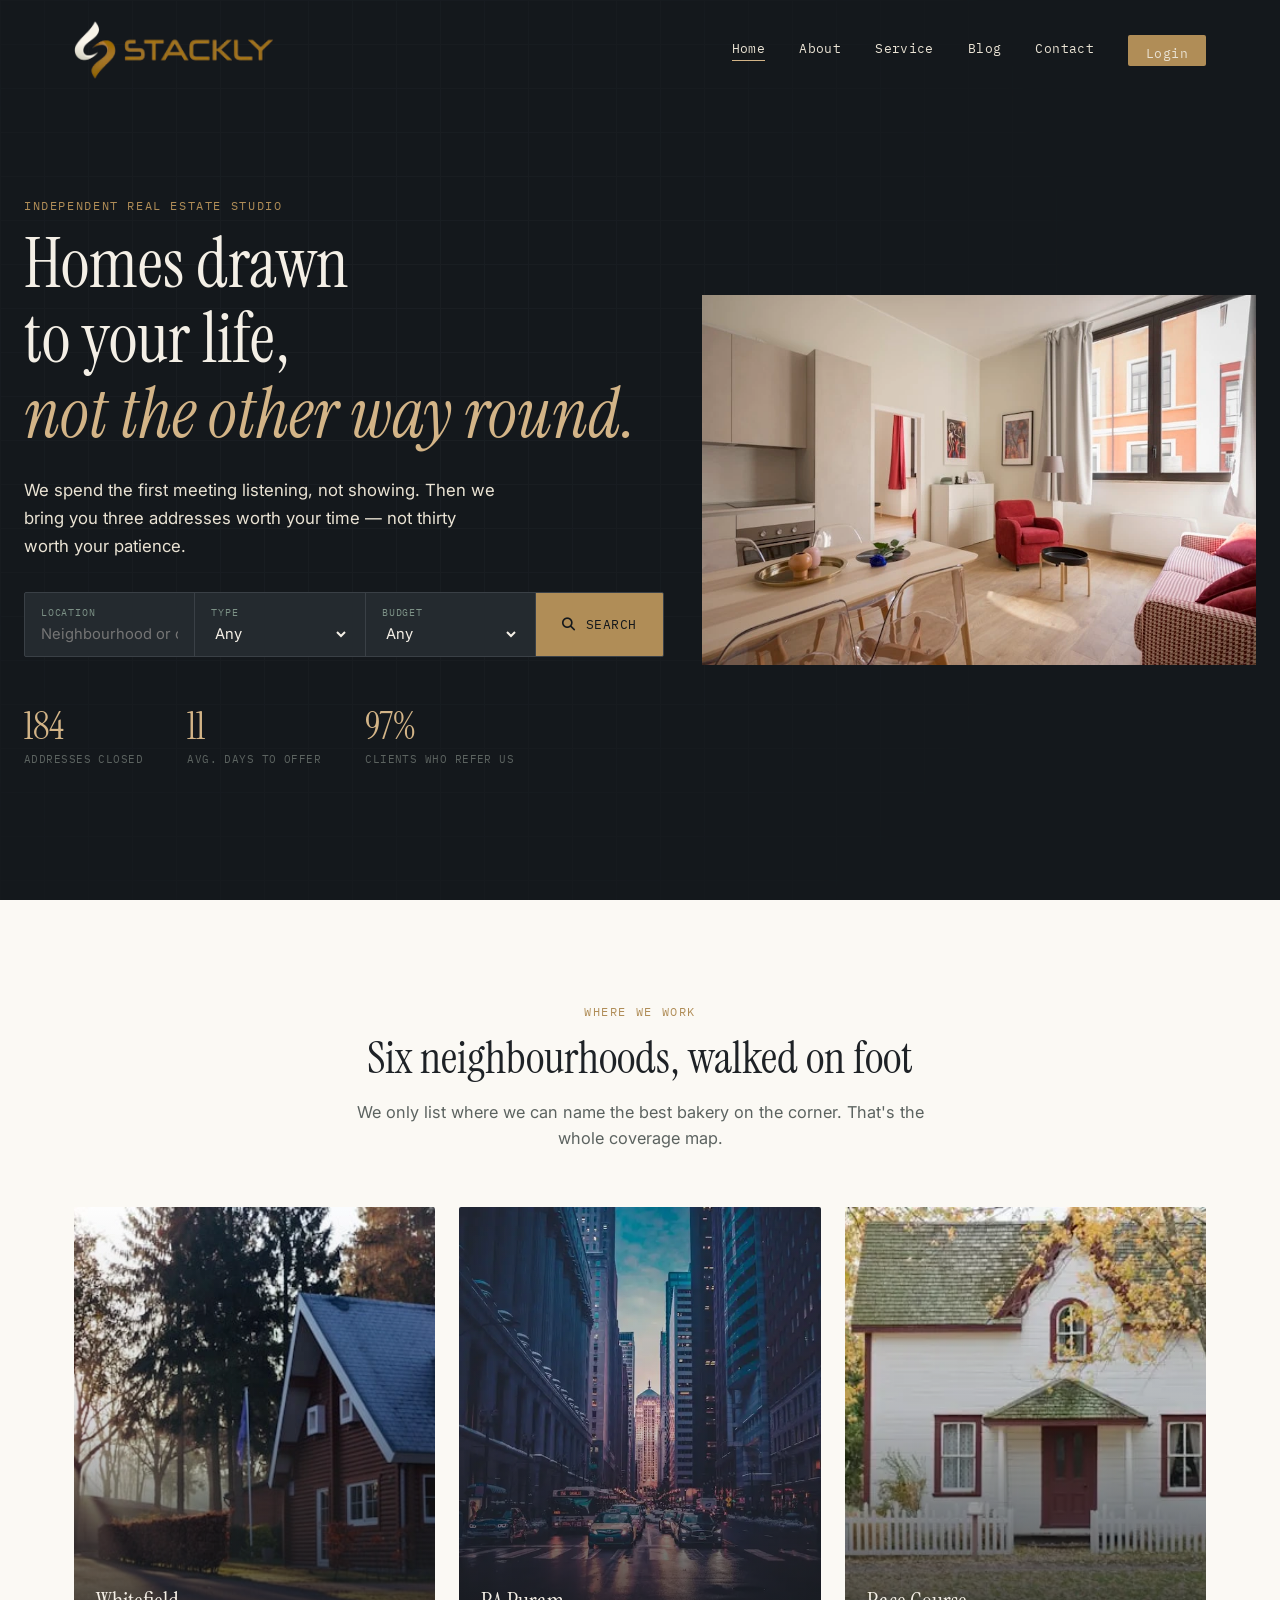
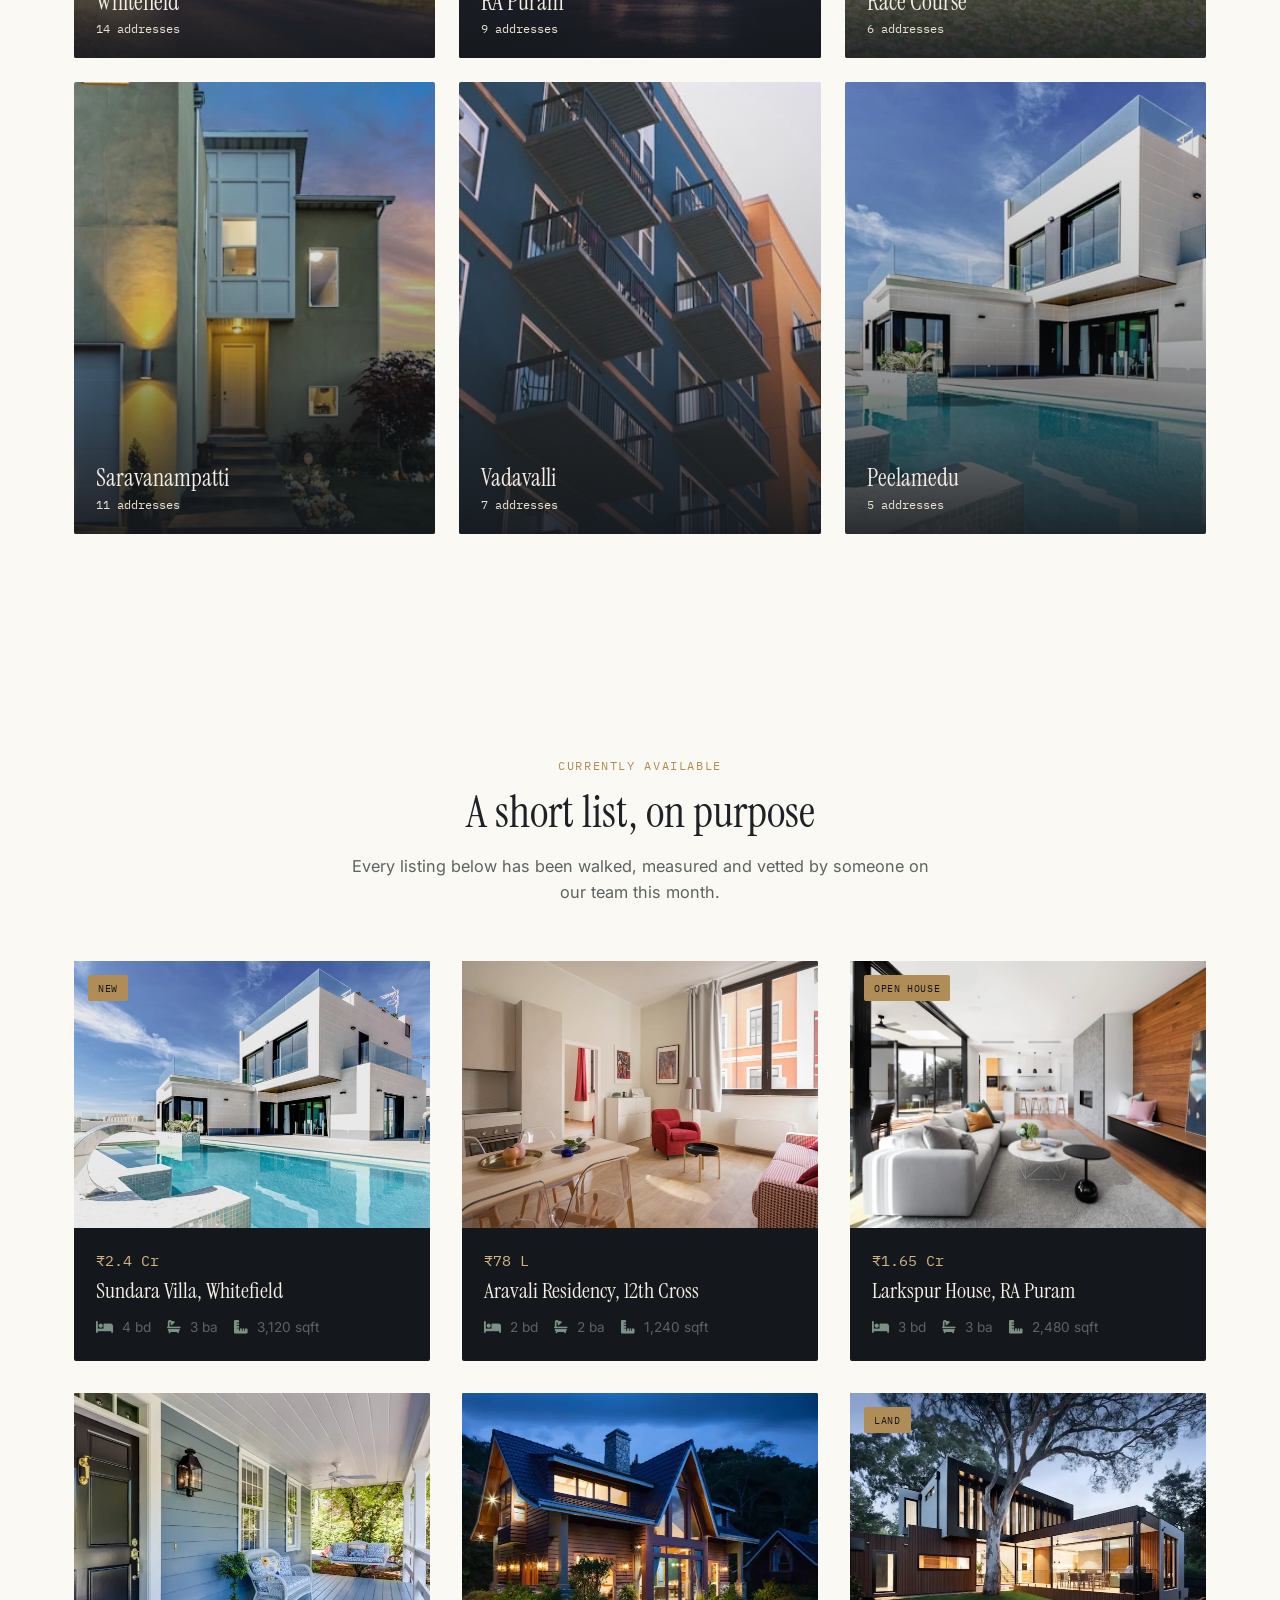
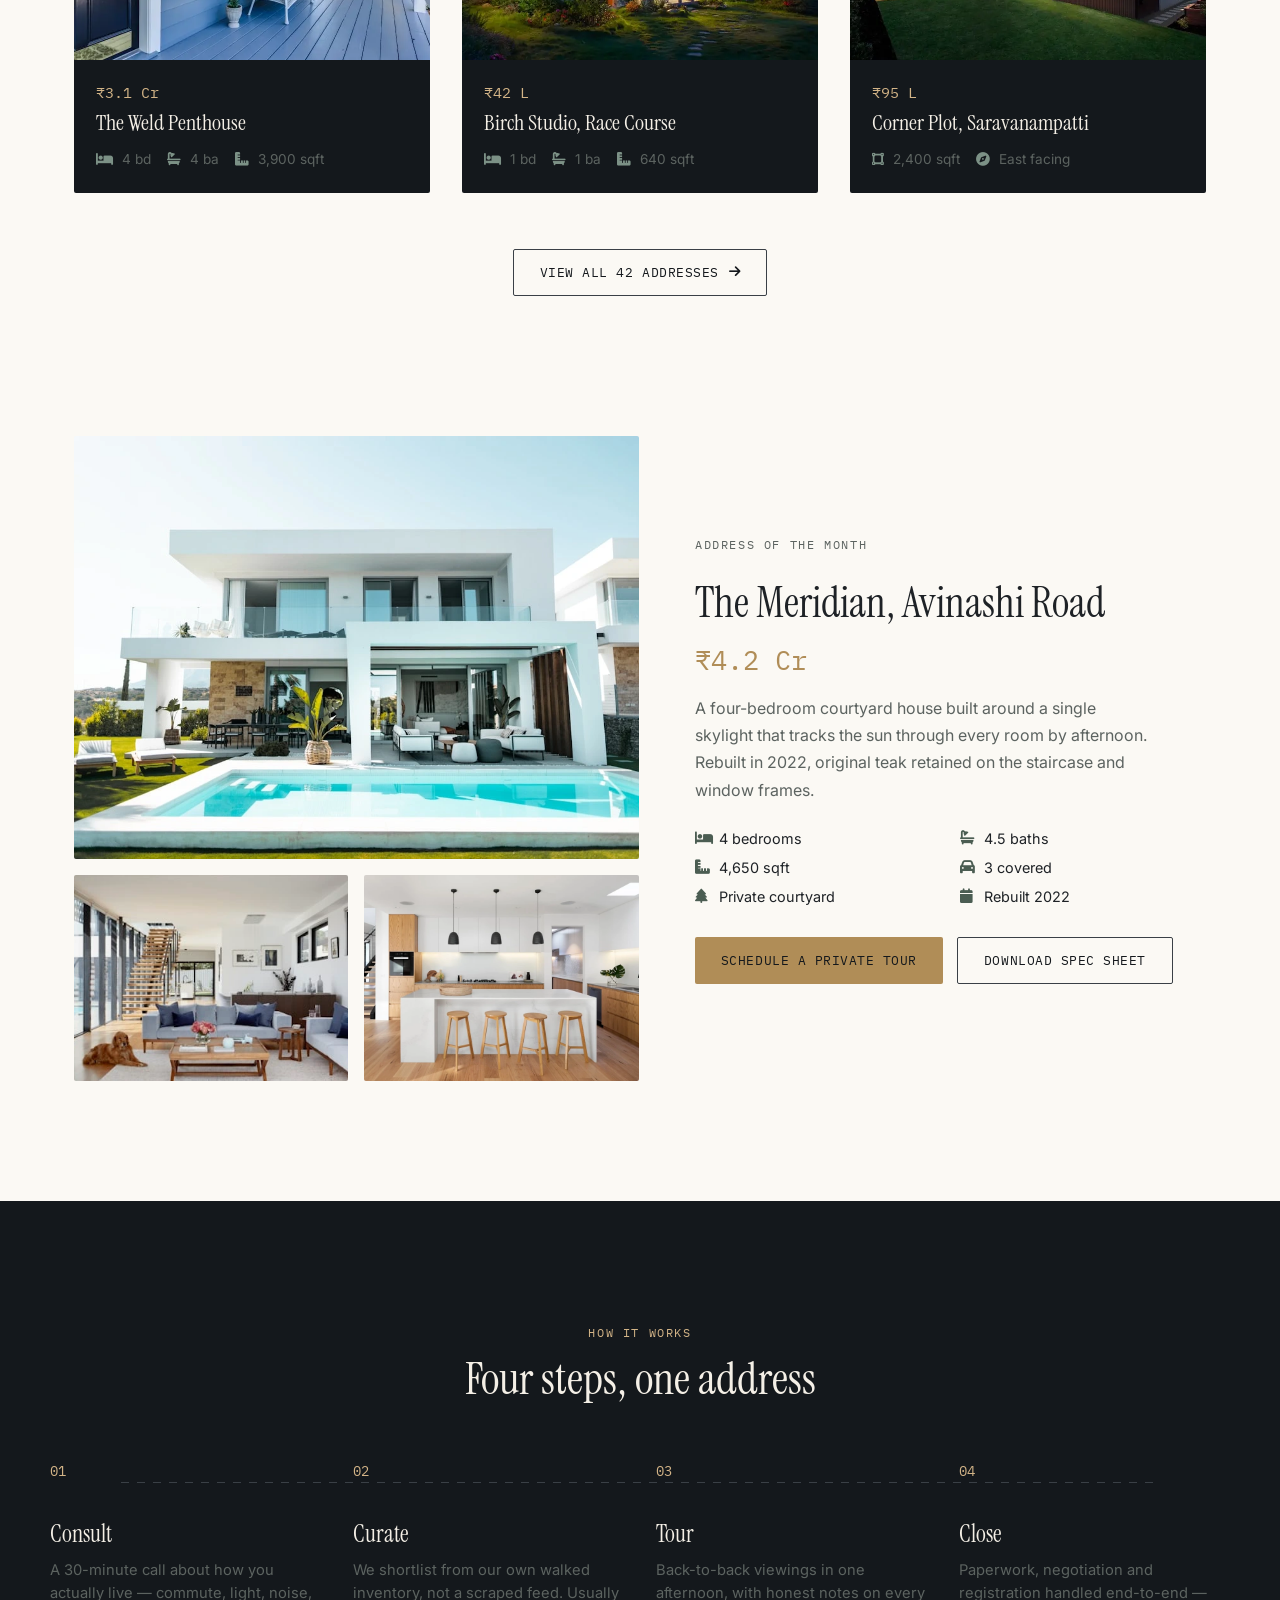
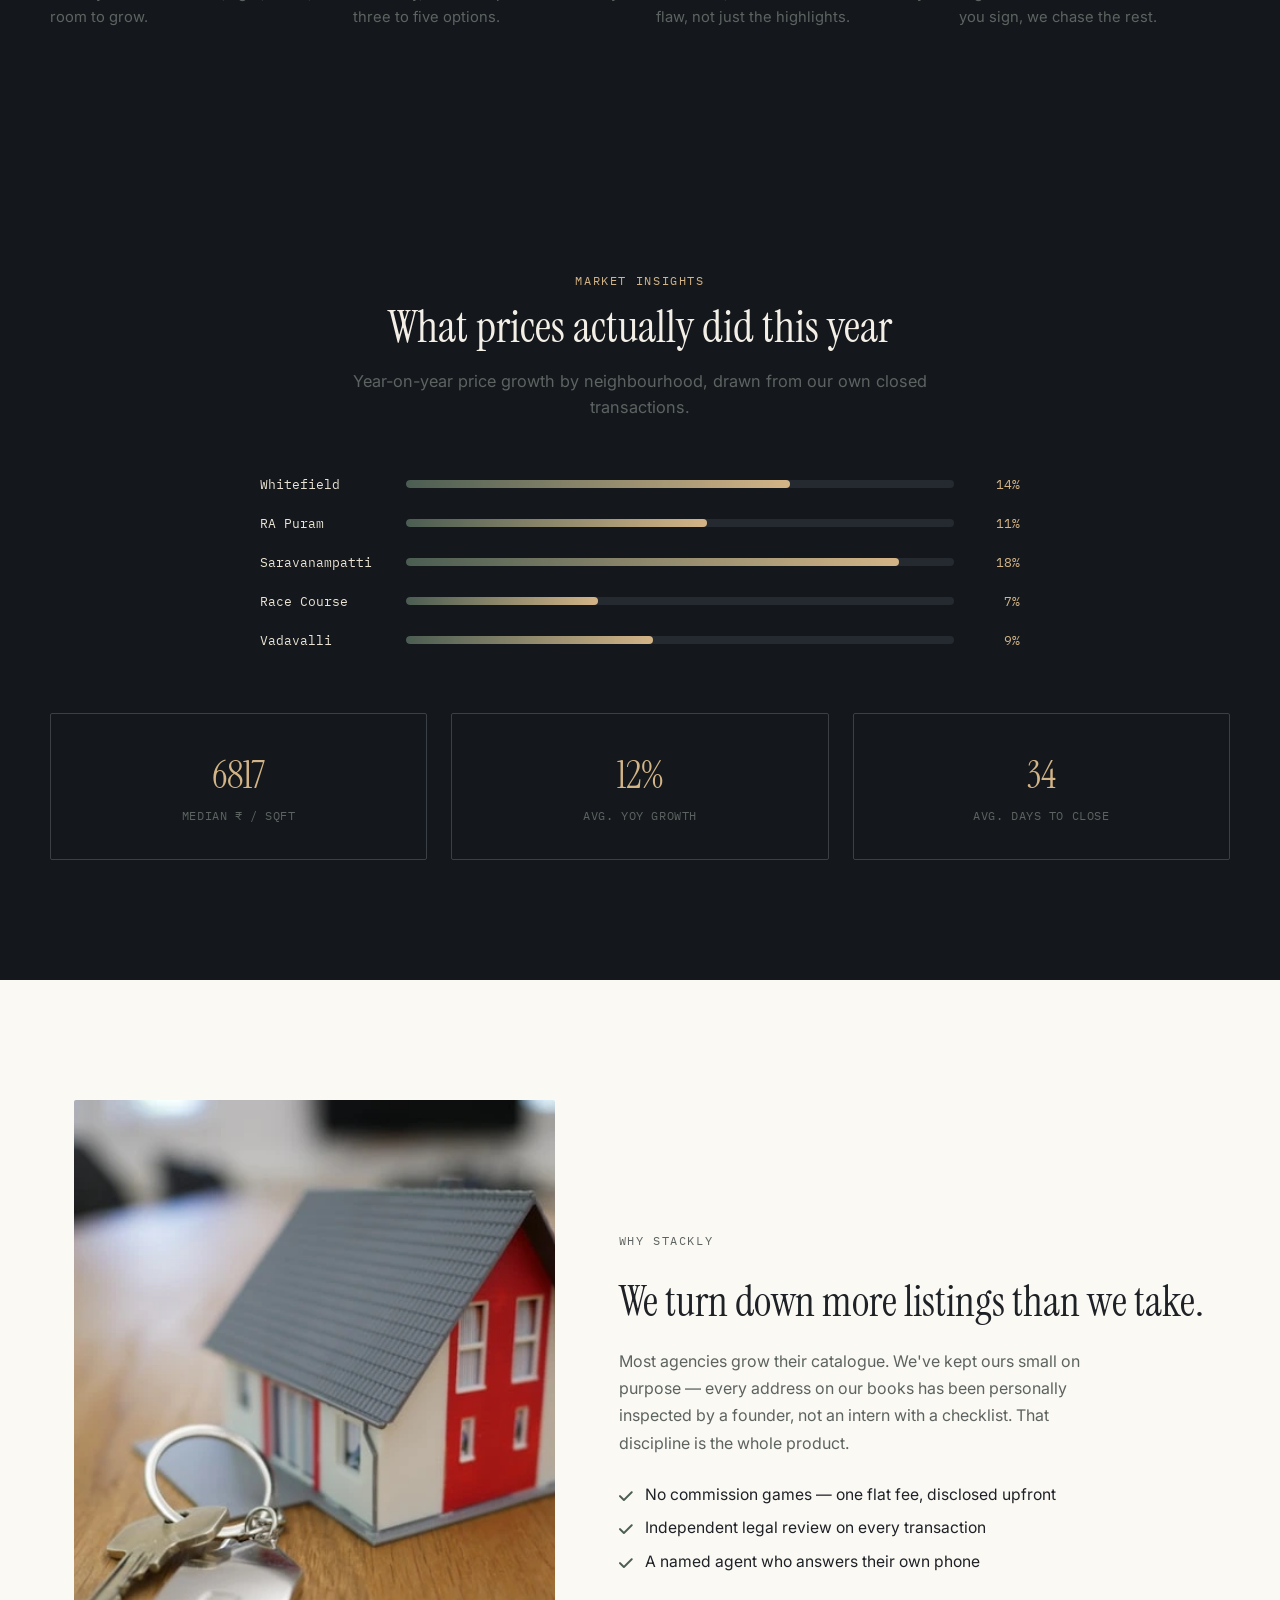
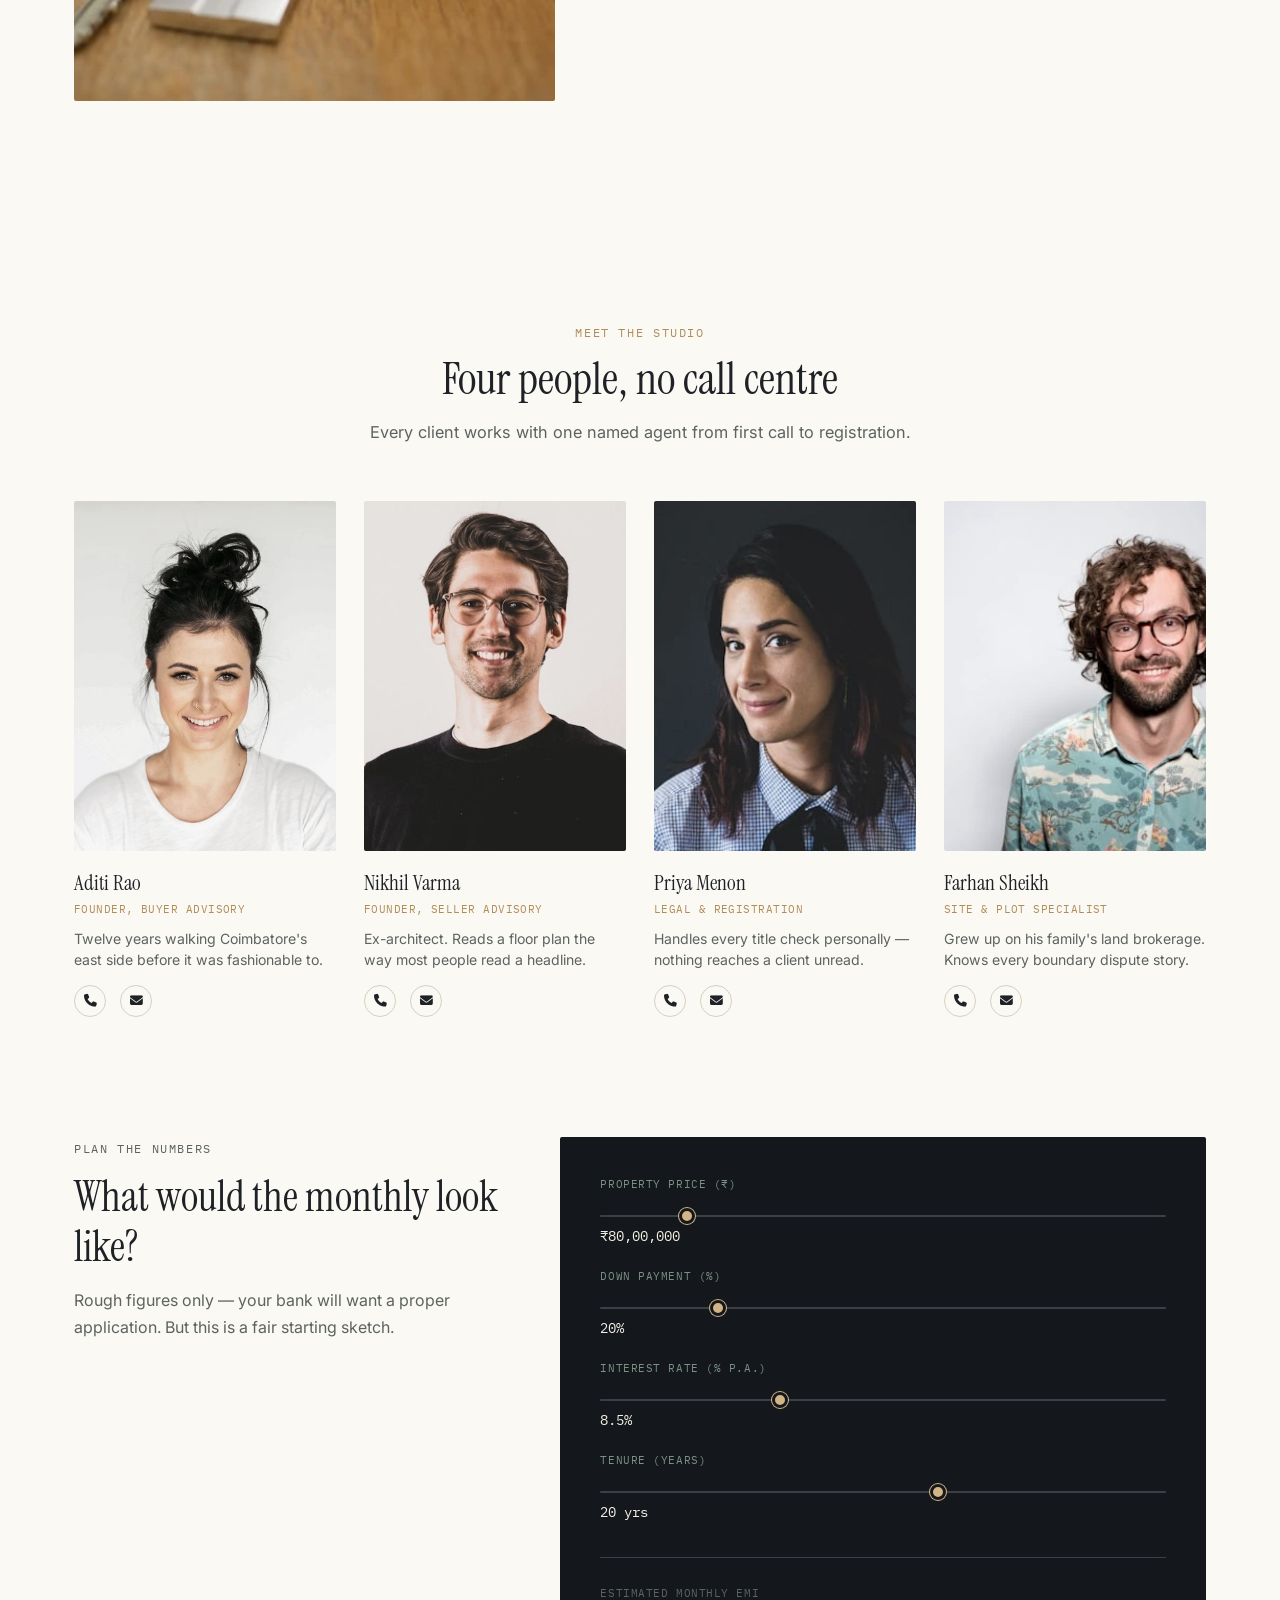
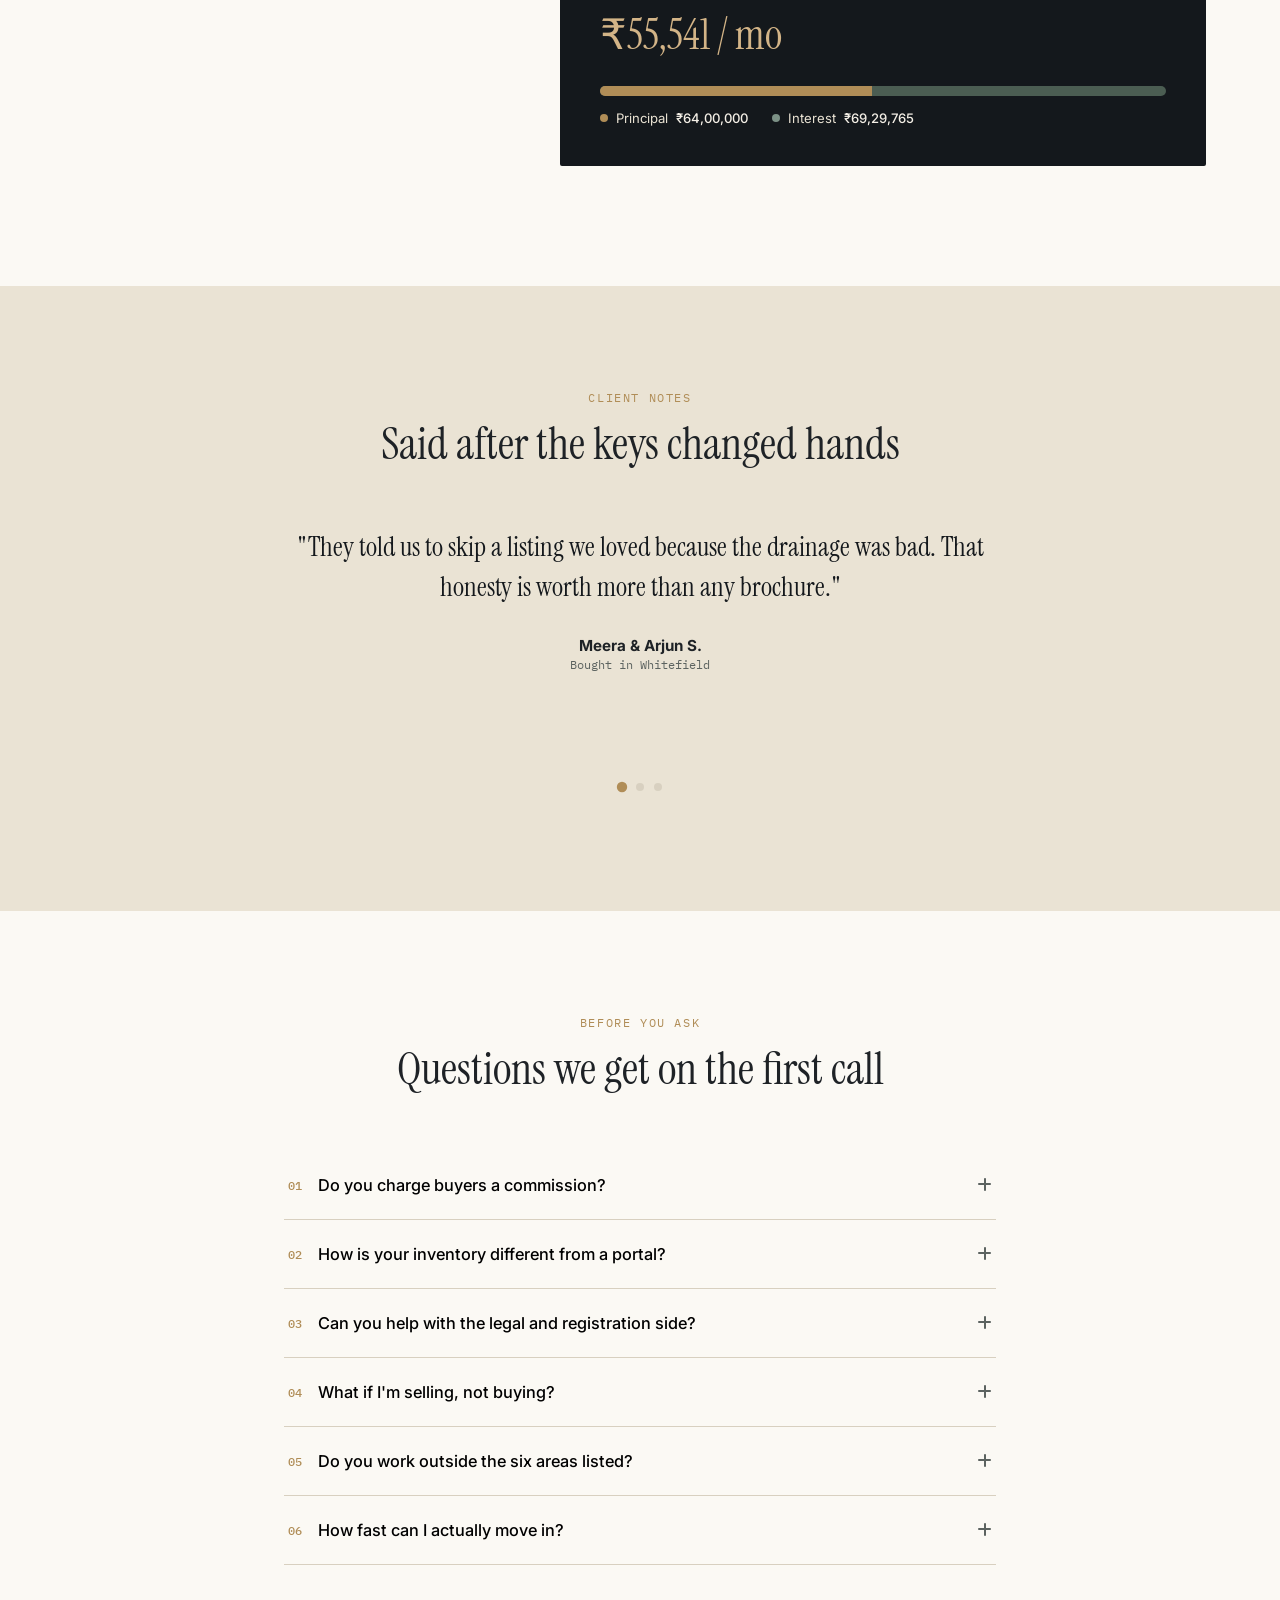
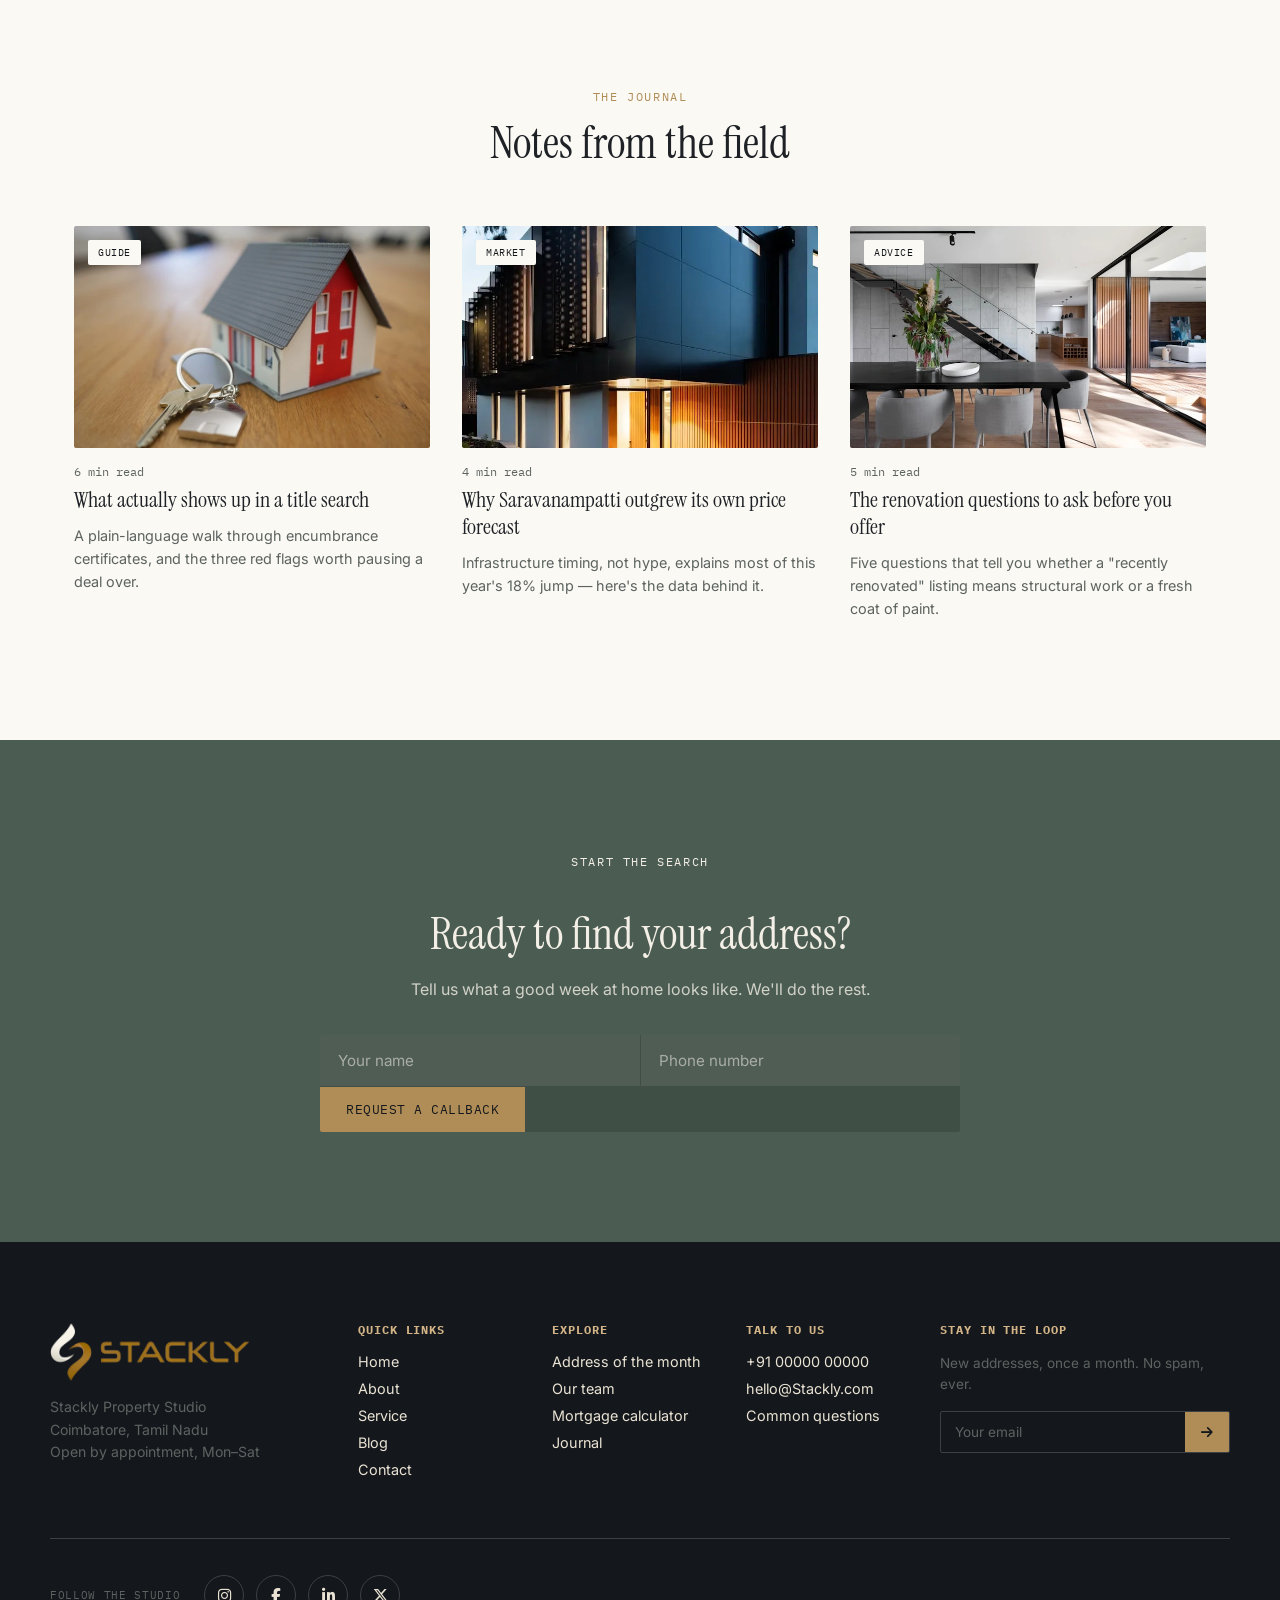
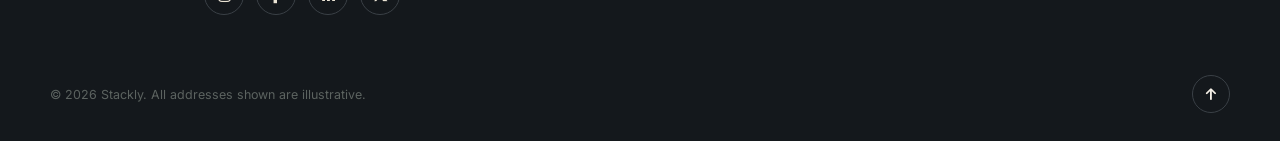
<file: index.html>
<!DOCTYPE html>
<html lang="en">
<head>
<meta charset="UTF-8">
<meta name="viewport" content="width=device-width, initial-scale=1.0">
<title>Wren &amp; Holt — Homes drawn to your life</title>
<link rel="preconnect" href="https://fonts.googleapis.com">
<link rel="preconnect" href="https://fonts.gstatic.com" crossorigin>
<link href="https://fonts.googleapis.com/css2?family=Instrument+Serif:ital@0;1&family=Inter:wght@400;500;600&family=IBM+Plex+Mono:wght@400;500&display=swap" rel="stylesheet">
<link rel="stylesheet" href="https://cdnjs.cloudflare.com/ajax/libs/font-awesome/6.5.1/css/all.min.css">
<link rel="stylesheet" href="style.css">
</head>
<body>

<!-- ================= HEADER ================= -->
<header class="site-header" id="siteHeader">
  <div class="header-inner">
    <a href="./index.html" class="logo">
    <img src="./src/logo/Untitled design (1)_11zon.webp" alt="">
    </a>

    <nav class="nav-desktop" aria-label="Primary">
      <a href="./index.html" class="active">Home</a>
      <a href="./about.html">About</a>
      <a href="./service.html">Service</a>
      <a href="./blog.html">Blog</a>
      <a href="./contact.html">Contact</a>
      <a href="./login.html" class="nav-cta">Login</a>
    </nav>

    <button class="hamburger" id="hamburger" aria-label="Open menu" aria-expanded="false">
      <span></span><span></span><span></span>
    </button>
  </div>
</header>

<!-- Mobile drawer -->
<div class="drawer" id="drawer">
  <nav aria-label="Mobile">
    <a href="./index.html">Home</a>
      <a href="./about.html">About</a>
      <a href="./service.html">Service</a>
      <a href="./blog.html">Blog</a>
      <a href="./contact.html">Contact</a>
  </nav>
  <div class="drawer-foot">
    <span>Coimbatore studio, open by appointment</span>
      <a href="./login.html" class="nav-cta">Login</a>
  </div>
</div>
<div class="drawer-overlay" id="drawerOverlay"></div>

<!-- ================= HERO ================= -->
<section class="hero" id="top">
  <div class="hero-blueprint-grid" aria-hidden="true"></div>

  <div class="hero-inner">
    <p class="eyebrow reveal">Independent real estate studio</p>
    <h1 class="hero-title">
      <span class="reveal">Homes drawn</span>
      <span class="reveal" style="--d:1">to your life,</span>
      <span class="reveal hero-title-italic" style="--d:2">not the other way round.</span>
    </h1>
    <p class="hero-sub reveal" style="--d:3">
      We spend the first meeting listening, not showing. Then we bring you three
      addresses worth your time — not thirty worth your patience.
    </p>

    <form class="search-panel reveal" style="--d:4" id="searchForm">
      <div class="field">
        <label for="loc">Location</label>
        <input type="text" id="loc" placeholder="Neighbourhood or city">
      </div>
      <div class="field">
        <label for="type">Type</label>
        <select id="type">
          <option>Any</option>
          <option>Apartment</option>
          <option>Villa</option>
          <option>Plot</option>
          <option>Penthouse</option>
        </select>
      </div>
      <div class="field">
        <label for="budget">Budget</label>
        <select id="budget">
          <option>Any</option>
          <option>Under ₹50L</option>
          <option>₹50L – ₹1Cr</option>
          <option>₹1Cr – ₹2Cr</option>
          <option>₹2Cr+</option>
        </select>
      </div>
      <button type="submit" class="btn btn-brass search-btn">
        <i class="fa-solid fa-magnifying-glass"></i> Search
      </button>
    </form>

    <div class="hero-stats reveal" style="--d:5">
      <div class="stat">
        <span class="stat-num" data-count="184">0</span>
        <span class="stat-label">Addresses closed</span>
      </div>
      <div class="stat">
        <span class="stat-num" data-count="11">0</span>
        <span class="stat-label">Avg. days to offer</span>
      </div>
      <div class="stat">
        <span class="stat-num" data-count="97" data-suffix="%">0</span>
        <span class="stat-label">Clients who refer us</span>
      </div>
    </div>
  </div>

  <div class="hero-visual" aria-hidden="true">
    <img src="./src/images/image-10-compressed.webp" alt="">
  </div>
</section>

<!-- ================= AREAS ================= -->
<section class="areas" id="areas">
  <div class="section-head">
    <p class="eyebrow reveal">Where we work</p>
    <h2 class="reveal">Six neighbourhoods, walked on foot</h2>
    <p class="section-sub reveal">We only list where we can name the best bakery on the corner. That's the whole coverage map.</p>
  </div>

  <div class="area-grid">
    <a href="./404.html" class="area-card reveal">
      <img src="./src/images/image-3-compressed.webp" alt="Whitefield street view" loading="lazy">
      <div class="area-overlay">
        <span class="area-coord">12.9698° N, 77.7500° E</span>
        <h3>Whitefield</h3>
        <span class="area-count">14 addresses</span>
      </div>
    </a>
    <a href="./404.html" class="area-card reveal" style="--d:1">
      <img src="./src/images/image-4-compressed_11zon.webp" alt="RA Puram residential lane" loading="lazy">
      <div class="area-overlay">
        <span class="area-coord">13.0012° N, 80.2565° E</span>
        <h3>RA Puram</h3>
        <span class="area-count">9 addresses</span>
      </div>
    </a>
    <a href="./404.html" class="area-card reveal" style="--d:2">
      <img src="./src/images/image-5-compressed_11zon.webp" alt="Race Course tree-lined avenue" loading="lazy">
      <div class="area-overlay">
        <span class="area-coord">11.0025° N, 76.9640° E</span>
        <h3>Race Course</h3>
        <span class="area-count">6 addresses</span>
      </div>
    </a>
    <a href="./404.html" class="area-card reveal" style="--d:3">
      <img src="./src/images/image-7-compressed.webp" alt="Saravanampatti new development" loading="lazy">
      <div class="area-overlay">
        <span class="area-coord">11.0740° N, 77.0090° E</span>
        <h3>Saravanampatti</h3>
        <span class="area-count">11 addresses</span>
      </div>
    </a>
    <a href="./404.html" class="area-card reveal" style="--d:4">
      <img src="./src/images/image-8-compressed.webp" alt="Vadavalli quiet residential street" loading="lazy">
      <div class="area-overlay">
        <span class="area-coord">11.0060° N, 76.9160° E</span>
        <h3>Vadavalli</h3>
        <span class="area-count">7 addresses</span>
      </div>
    </a>
    <a href="./404.html" class="area-card reveal" style="--d:5">
      <img src="./src/images/image-9-compressed.webp" alt="Peelamedu commercial and residential mix" loading="lazy">
      <div class="area-overlay">
        <span class="area-coord">11.0296° N, 77.0266° E</span>
        <h3>Peelamedu</h3>
        <span class="area-count">5 addresses</span>
      </div>
    </a>
  </div>
</section>

<!-- ================= LISTINGS ================= -->
<section class="listings" id="listings">
  <div class="section-head">
    <p class="eyebrow reveal">Currently available</p>
    <h2 class="reveal">A short list, on purpose</h2>
    <p class="section-sub reveal">Every listing below has been walked, measured and vetted by someone on our team this month.</p>
  </div>

  <div class="listing-grid">

    <article class="listing-card reveal">
      <div class="listing-media">
        <img src="./src/images/image-9-compressed.webp" alt="Sunlit modern villa with pool" loading="lazy">
        <span class="listing-tag">New</span>
        <div class="corner corner-tl"></div><div class="corner corner-tr"></div>
        <div class="corner corner-bl"></div><div class="corner corner-br"></div>
      </div>
      <div class="listing-body">
        <div class="listing-price">₹2.4 Cr</div>
        <h3>Sundara Villa, Whitefield</h3>
        <p class="listing-specs">
          <span><i class="fa-solid fa-bed"></i> 4 bd</span>
          <span><i class="fa-solid fa-bath"></i> 3 ba</span>
          <span><i class="fa-solid fa-ruler-combined"></i> 3,120 sqft</span>
        </p>
      </div>
    </article>

    <article class="listing-card reveal" style="--d:1">
      <div class="listing-media">
        <img src="./src/images/image-10-compressed.webp" alt="Minimal apartment interior" loading="lazy">
        <div class="corner corner-tl"></div><div class="corner corner-tr"></div>
        <div class="corner corner-bl"></div><div class="corner corner-br"></div>
      </div>
      <div class="listing-body">
        <div class="listing-price">₹78 L</div>
        <h3>Aravali Residency, 12th Cross</h3>
        <p class="listing-specs">
          <span><i class="fa-solid fa-bed"></i> 2 bd</span>
          <span><i class="fa-solid fa-bath"></i> 2 ba</span>
          <span><i class="fa-solid fa-ruler-combined"></i> 1,240 sqft</span>
        </p>
      </div>
    </article>

    <article class="listing-card reveal" style="--d:2">
      <div class="listing-media">
        <img src="./src/images/image-11-compressed.webp" alt="Elegant house exterior at dusk" loading="lazy">
        <span class="listing-tag">Open house</span>
        <div class="corner corner-tl"></div><div class="corner corner-tr"></div>
        <div class="corner corner-bl"></div><div class="corner corner-br"></div>
      </div>
      <div class="listing-body">
        <div class="listing-price">₹1.65 Cr</div>
        <h3>Larkspur House, RA Puram</h3>
        <p class="listing-specs">
          <span><i class="fa-solid fa-bed"></i> 3 bd</span>
          <span><i class="fa-solid fa-bath"></i> 3 ba</span>
          <span><i class="fa-solid fa-ruler-combined"></i> 2,480 sqft</span>
        </p>
      </div>
    </article>

    <article class="listing-card reveal" style="--d:3">
      <div class="listing-media">
        <img src="./src/images/image-12-compressed_11zon.webp" alt="Rooftop penthouse terrace" loading="lazy">
        <div class="corner corner-tl"></div><div class="corner corner-tr"></div>
        <div class="corner corner-bl"></div><div class="corner corner-br"></div>
      </div>
      <div class="listing-body">
        <div class="listing-price">₹3.1 Cr</div>
        <h3>The Weld Penthouse</h3>
        <p class="listing-specs">
          <span><i class="fa-solid fa-bed"></i> 4 bd</span>
          <span><i class="fa-solid fa-bath"></i> 4 ba</span>
          <span><i class="fa-solid fa-ruler-combined"></i> 3,900 sqft</span>
        </p>
      </div>
    </article>

    <article class="listing-card reveal" style="--d:4">
      <div class="listing-media">
        <img src="./src/images/image-13-compressed_11zon.webp" alt="Compact modern studio" loading="lazy">
        <div class="corner corner-tl"></div><div class="corner corner-tr"></div>
        <div class="corner corner-bl"></div><div class="corner corner-br"></div>
      </div>
      <div class="listing-body">
        <div class="listing-price">₹42 L</div>
        <h3>Birch Studio, Race Course</h3>
        <p class="listing-specs">
          <span><i class="fa-solid fa-bed"></i> 1 bd</span>
          <span><i class="fa-solid fa-bath"></i> 1 ba</span>
          <span><i class="fa-solid fa-ruler-combined"></i> 640 sqft</span>
        </p>
      </div>
    </article>

    <article class="listing-card reveal" style="--d:5">
      <div class="listing-media">
        <img src="./src/images/image-14-compressed_11zon.webp" alt="Garden plot with boundary markers" loading="lazy">
        <span class="listing-tag">Land</span>
        <div class="corner corner-tl"></div><div class="corner corner-tr"></div>
        <div class="corner corner-bl"></div><div class="corner corner-br"></div>
      </div>
      <div class="listing-body">
        <div class="listing-price">₹95 L</div>
        <h3>Corner Plot, Saravanampatti</h3>
        <p class="listing-specs">
          <span><i class="fa-solid fa-vector-square"></i> 2,400 sqft</span>
          <span><i class="fa-solid fa-compass"></i> East facing</span>
        </p>
      </div>
    </article>

  </div>

  <div class="listings-foot reveal">
    <a href="./contact.html" class="btn btn-outline">View all 42 addresses <i class="fa-solid fa-arrow-right"></i></a>
  </div>
</section>

<!-- ================= SIGNATURE LISTING ================= -->
<section class="spotlight" id="spotlight">
  <div class="spotlight-media reveal">
    <div class="spotlight-main">
      <img src="./src/images/image-15-compressed.webp" alt="The Meridian, main facade at golden hour">
      <div class="corner corner-tl"></div><div class="corner corner-tr"></div>
      <div class="corner corner-bl"></div><div class="corner corner-br"></div>
    </div>
    <div class="spotlight-thumbs">
      <img src="./src/images/image-16-compressed.webp" alt="Living room with skylight" loading="lazy">
      <img src="./src/images/image-18-compressed.webp" alt="Kitchen with stone island" loading="lazy">
    </div>
  </div>

  <div class="spotlight-copy">
    <p class="eyebrow reveal">Address of the month</p>
    <h2 class="reveal">The Meridian, Avinashi Road</h2>
    <div class="spotlight-price reveal" style="--d:1">₹4.2 Cr</div>
    <p class="reveal" style="--d:2">
      A four-bedroom courtyard house built around a single skylight that tracks the
      sun through every room by afternoon. Rebuilt in 2022, original teak retained
      on the staircase and window frames.
    </p>
    <ul class="spotlight-specs reveal" style="--d:3">
      <li><i class="fa-solid fa-bed"></i> 4 bedrooms</li>
      <li><i class="fa-solid fa-bath"></i> 4.5 baths</li>
      <li><i class="fa-solid fa-ruler-combined"></i> 4,650 sqft</li>
      <li><i class="fa-solid fa-car"></i> 3 covered</li>
      <li><i class="fa-solid fa-tree"></i> Private courtyard</li>
      <li><i class="fa-solid fa-calendar"></i> Rebuilt 2022</li>
    </ul>
    <div class="spotlight-actions reveal" style="--d:4">
      <a href="./contact.html" class="btn btn-brass">Schedule a private tour</a>
      <a href="./contact.html" class="btn btn-outline">Download spec sheet</a>
    </div>
  </div>
</section>

<!-- ================= PROCESS ================= -->
<section class="process" id="process">
  <div class="section-head light">
    <p class="eyebrow reveal">How it works</p>
    <h2 class="reveal">Four steps, one address</h2>
  </div>

  <div class="process-path">
    <div class="process-line" aria-hidden="true"></div>

    <div class="process-step reveal">
      <span class="process-num">01</span>
      <h3>Consult</h3>
      <p>A 30-minute call about how you actually live — commute, light, noise, room to grow.</p>
    </div>
    <div class="process-step reveal" style="--d:1">
      <span class="process-num">02</span>
      <h3>Curate</h3>
      <p>We shortlist from our own walked inventory, not a scraped feed. Usually three to five options.</p>
    </div>
    <div class="process-step reveal" style="--d:2">
      <span class="process-num">03</span>
      <h3>Tour</h3>
      <p>Back-to-back viewings in one afternoon, with honest notes on every flaw, not just the highlights.</p>
    </div>
    <div class="process-step reveal" style="--d:3">
      <span class="process-num">04</span>
      <h3>Close</h3>
      <p>Paperwork, negotiation and registration handled end-to-end — you sign, we chase the rest.</p>
    </div>
  </div>
</section>

<!-- ================= MARKET INSIGHTS ================= -->
<section class="market" id="market">
  <div class="section-head light">
    <p class="eyebrow reveal">Market insights</p>
    <h2 class="reveal">What prices actually did this year</h2>
    <p class="section-sub reveal" style="color:var(--text-soft)">Year-on-year price growth by neighbourhood, drawn from our own closed transactions.</p>
  </div>

  <div class="market-chart reveal">
    <div class="chart-row">
      <span class="chart-label">Whitefield</span>
      <div class="chart-track"><div class="chart-bar" data-value="14"></div></div>
      <span class="chart-figure">14%</span>
    </div>
    <div class="chart-row">
      <span class="chart-label">RA Puram</span>
      <div class="chart-track"><div class="chart-bar" data-value="11"></div></div>
      <span class="chart-figure">11%</span>
    </div>
    <div class="chart-row">
      <span class="chart-label">Saravanampatti</span>
      <div class="chart-track"><div class="chart-bar" data-value="18"></div></div>
      <span class="chart-figure">18%</span>
    </div>
    <div class="chart-row">
      <span class="chart-label">Race Course</span>
      <div class="chart-track"><div class="chart-bar" data-value="7"></div></div>
      <span class="chart-figure">7%</span>
    </div>
    <div class="chart-row">
      <span class="chart-label">Vadavalli</span>
      <div class="chart-track"><div class="chart-bar" data-value="9"></div></div>
      <span class="chart-figure">9%</span>
    </div>
  </div>

  <div class="market-metrics">
    <div class="metric-card reveal">
      <span class="metric-num" data-count="6840">0</span>
      <span class="metric-label">Median ₹ / sqft</span>
    </div>
    <div class="metric-card reveal" style="--d:1">
      <span class="metric-num" data-count="12" data-suffix="%">0</span>
      <span class="metric-label">Avg. YoY growth</span>
    </div>
    <div class="metric-card reveal" style="--d:2">
      <span class="metric-num" data-count="34">0</span>
      <span class="metric-label">Avg. days to close</span>
    </div>
  </div>
</section>

<!-- ================= WHY US ================= -->
<section class="why" id="why">
  <div class="why-media reveal">
    <img src="./src/images/image-23-compressed.webp" alt="Agent reviewing floor plans with clients">
  </div>
  <div class="why-copy">
    <p class="eyebrow reveal">Why Stackly</p>
    <h2 class="reveal">We turn down more listings than we take.</h2>
    <p class="reveal">
      Most agencies grow their catalogue. We've kept ours small on purpose — every
      address on our books has been personally inspected by a founder, not an intern
      with a checklist. That discipline is the whole product.
    </p>
    <ul class="why-list">
      <li class="reveal"><i class="fa-solid fa-check"></i> No commission games — one flat fee, disclosed upfront</li>
      <li class="reveal" style="--d:1"><i class="fa-solid fa-check"></i> Independent legal review on every transaction</li>
      <li class="reveal" style="--d:2"><i class="fa-solid fa-check"></i> A named agent who answers their own phone</li>
    </ul>
  </div>
</section>

<!-- ================= TEAM ================= -->
<section class="team" id="team">
  <div class="section-head">
    <p class="eyebrow reveal">Meet the studio</p>
    <h2 class="reveal">Four people, no call centre</h2>
    <p class="section-sub reveal">Every client works with one named agent from first call to registration.</p>
  </div>

  <div class="team-grid">
    <article class="team-card reveal">
      <img src="./src/images/person/image-19-compressed.webp" alt="Portrait of Aditi Rao">
      <h3>Aditi Rao</h3>
      <span class="team-role">Founder, Buyer Advisory</span>
      <p>Twelve years walking Coimbatore's east side before it was fashionable to.</p>
      <div class="team-contact">
        <a href="./404.html" aria-label="Call Aditi"><i class="fa-solid fa-phone"></i></a>
        <a href="./404.html" aria-label="Email Aditi"><i class="fa-solid fa-envelope"></i></a>
      </div>
    </article>
    <article class="team-card reveal" style="--d:1">
      <img src="./src/images/person/image-20-compressed.webp" alt="Portrait of Nikhil Varma">
      <h3>Nikhil Varma</h3>
      <span class="team-role">Founder, Seller Advisory</span>
      <p>Ex-architect. Reads a floor plan the way most people read a headline.</p>
      <div class="team-contact">
        <a href="./404.html" aria-label="Call Nikhil"><i class="fa-solid fa-phone"></i></a>
        <a href="./404.html" aria-label="Email Nikhil"><i class="fa-solid fa-envelope"></i></a>
      </div>
    </article>
    <article class="team-card reveal" style="--d:2">
      <img src="./src/images/person/image-21-compressed.webp" alt="Portrait of Priya Menon">
      <h3>Priya Menon</h3>
      <span class="team-role">Legal &amp; Registration</span>
      <p>Handles every title check personally — nothing reaches a client unread.</p>
      <div class="team-contact">
        <a href="./404.html" aria-label="Call Priya"><i class="fa-solid fa-phone"></i></a>
        <a href="./404.html" aria-label="Email Priya"><i class="fa-solid fa-envelope"></i></a>
      </div>
    </article>
    <article class="team-card reveal" style="--d:3">
      <img src="./src/images/person/image-22-compressed.webp" alt="Portrait of Farhan Sheikh">
      <h3>Farhan Sheikh</h3>
      <span class="team-role">Site &amp; Plot Specialist</span>
      <p>Grew up on his family's land brokerage. Knows every boundary dispute story.</p>
      <div class="team-contact">
        <a href="./404.html" aria-label="Call Farhan"><i class="fa-solid fa-phone"></i></a>
        <a href="./404.html" aria-label="Email Farhan"><i class="fa-solid fa-envelope"></i></a>
      </div>
    </article>
  </div>
</section>

<!-- ================= MORTGAGE CALCULATOR ================= -->
<section class="calculator" id="calculator">
  <div class="calc-copy">
    <p class="eyebrow reveal">Plan the numbers</p>
    <h2 class="reveal">What would the monthly look like?</h2>
    <p class="reveal">Rough figures only — your bank will want a proper application. But this is a fair starting sketch.</p>
  </div>

  <div class="calc-panel reveal">
    <div class="calc-inputs">
      <div class="calc-field">
        <label for="calcPrice">Property price (₹)</label>
        <input type="range" id="calcPrice" min="1000000" max="50000000" step="100000" value="8000000">
        <span class="calc-value" id="calcPriceVal">₹80,00,000</span>
      </div>
      <div class="calc-field">
        <label for="calcDown">Down payment (%)</label>
        <input type="range" id="calcDown" min="10" max="60" step="1" value="20">
        <span class="calc-value" id="calcDownVal">20%</span>
      </div>
      <div class="calc-field">
        <label for="calcRate">Interest rate (% p.a.)</label>
        <input type="range" id="calcRate" min="6" max="14" step="0.1" value="8.5">
        <span class="calc-value" id="calcRateVal">8.5%</span>
      </div>
      <div class="calc-field">
        <label for="calcYears">Tenure (years)</label>
        <input type="range" id="calcYears" min="5" max="30" step="1" value="20">
        <span class="calc-value" id="calcYearsVal">20 yrs</span>
      </div>
    </div>

    <div class="calc-results">
      <div class="calc-result-main">
        <span class="calc-result-label">Estimated monthly EMI</span>
        <span class="calc-result-num" id="calcEmi">₹0</span>
      </div>
      <div class="calc-split">
        <div class="calc-split-bar">
          <div class="calc-split-principal" id="calcSplitPrincipal"></div>
        </div>
        <div class="calc-split-legend">
          <span><i class="dot dot-brass"></i> Principal <strong id="calcPrincipal">₹0</strong></span>
          <span><i class="dot dot-sage"></i> Interest <strong id="calcInterest">₹0</strong></span>
        </div>
      </div>
    </div>
  </div>
</section>

<!-- ================= TESTIMONIALS ================= -->
<section class="testimonials" id="testimonials">
  <div class="section-head">
    <p class="eyebrow reveal">Client notes</p>
    <h2 class="reveal">Said after the keys changed hands</h2>
  </div>

  <div class="testi-track" id="testiTrack">
    <div class="testi-card active">
      <p>"They told us to skip a listing we loved because the drainage was bad. That honesty is worth more than any brochure."</p>
      <div class="testi-who"><strong>Meera &amp; Arjun S.</strong><span>Bought in Whitefield</span></div>
    </div>
    <div class="testi-card">
      <p>"Eleven days from first call to signed offer. I didn't think that was possible in this market."</p>
      <div class="testi-who"><strong>Kabir Rao</strong><span>Bought in RA Puram</span></div>
    </div>
    <div class="testi-card">
      <p>"No pressure, no upsell — just three good options and a straight answer every time we asked one."</p>
      <div class="testi-who"><strong>Fatima Noor</strong><span>Sold in Race Course</span></div>
    </div>
  </div>
  <div class="testi-dots" id="testiDots"></div>
</section>

<!-- ================= FAQ ================= -->
<section class="faq" id="faq">
  <div class="section-head">
    <p class="eyebrow reveal">Before you ask</p>
    <h2 class="reveal">Questions we get on the first call</h2>
  </div>

  <div class="faq-list">
    <div class="faq-item reveal">
      <button class="faq-q" aria-expanded="false">
        <span><span class="faq-index">01</span> Do you charge buyers a commission?</span>
        <i class="fa-solid fa-plus"></i>
      </button>
      <div class="faq-a"><p>No. Our fee is paid by the seller. Buyers work with us at no direct cost, and we disclose that arrangement upfront.</p></div>
    </div>
    <div class="faq-item reveal">
      <button class="faq-q" aria-expanded="false">
        <span><span class="faq-index">02</span> How is your inventory different from a portal?</span>
        <i class="fa-solid fa-plus"></i>
      </button>
      <div class="faq-a"><p>Every address on our site has been personally walked by a founder. We turn down far more sellers than we list — no scraped or duplicate listings.</p></div>
    </div>
    <div class="faq-item reveal">
      <button class="faq-q" aria-expanded="false">
        <span><span class="faq-index">03</span> Can you help with the legal and registration side?</span>
        <i class="fa-solid fa-plus"></i>
      </button>
      <div class="faq-a"><p>Yes — our in-house legal lead reviews title documents on every transaction and coordinates registration, so you're not chasing a separate lawyer.</p></div>
    </div>
    <div class="faq-item reveal">
      <button class="faq-q" aria-expanded="false">
        <span><span class="faq-index">04</span> What if I'm selling, not buying?</span>
        <i class="fa-solid fa-plus"></i>
      </button>
      <div class="faq-a"><p>We photograph, price and list within a week, and only bring pre-qualified buyers to your door — no open-house crowds.</p></div>
    </div>
    <div class="faq-item reveal">
      <button class="faq-q" aria-expanded="false">
        <span><span class="faq-index">05</span> Do you work outside the six areas listed?</span>
        <i class="fa-solid fa-plus"></i>
      </button>
      <div class="faq-a"><p>Occasionally, for existing clients. We'd rather say no than list somewhere we haven't personally verified.</p></div>
    </div>
    <div class="faq-item reveal">
      <button class="faq-q" aria-expanded="false">
        <span><span class="faq-index">06</span> How fast can I actually move in?</span>
        <i class="fa-solid fa-plus"></i>
      </button>
      <div class="faq-a"><p>Our average is 11 days from first call to signed offer, and 34 days to full registration — figures pulled from this year's closed deals.</p></div>
    </div>
  </div>
</section>

<!-- ================= JOURNAL ================= -->
<section class="journal" id="journal">
  <div class="section-head">
    <p class="eyebrow reveal">The journal</p>
    <h2 class="reveal">Notes from the field</h2>
  </div>

  <div class="journal-grid">
    <article class="journal-card reveal">
      <div class="journal-media">
        <img src="./src/images/image-23-compressed.webp" alt="Documents and keys on a table" loading="lazy">
        <span class="journal-tag">Guide</span>
      </div>
      <span class="journal-meta">6 min read</span>
      <h3>What actually shows up in a title search</h3>
      <p>A plain-language walk through encumbrance certificates, and the three red flags worth pausing a deal over.</p>
    </article>
    <article class="journal-card reveal" style="--d:1">
      <div class="journal-media">
        <img src="./src/images/image-24-compressed_11zon.webp" alt="Interior of a renovated living room" loading="lazy">
        <span class="journal-tag">Market</span>
      </div>
      <span class="journal-meta">4 min read</span>
      <h3>Why Saravanampatti outgrew its own price forecast</h3>
      <p>Infrastructure timing, not hype, explains most of this year's 18% jump — here's the data behind it.</p>
    </article>
    <article class="journal-card reveal" style="--d:2">
      <div class="journal-media">
        <img src="./src/images/image-25-compressed.webp" alt="Renovated kitchen with natural light" loading="lazy">
        <span class="journal-tag">Advice</span>
      </div>
      <span class="journal-meta">5 min read</span>
      <h3>The renovation questions to ask before you offer</h3>
      <p>Five questions that tell you whether a "recently renovated" listing means structural work or a fresh coat of paint.</p>
    </article>
  </div>
</section>

<!-- ================= CTA ================= -->
<section class="cta-band" id="contact">
  <div class="cta-inner">
    <p class="eyebrow reveal">Start the search</p>
    <h2 class="reveal">Ready to find your address?</h2>
    <p class="reveal">Tell us what a good week at home looks like. We'll do the rest.</p>
    <form class="cta-form reveal" id="ctaForm">
      <input type="text" placeholder="Your name" required>
      <input type="tel" placeholder="Phone number" required>
      <button type="submit" class="btn btn-brass">Request a callback</button>
    </form>
  </div>
</section>

<!-- ================= FOOTER ================= -->
<footer class="site-footer">
  <div class="footer-top">
    <div class="footer-brand">
      <a href="./index.html" class="logo">
    <img src="./src/logo/Untitled design (1)_11zon.webp" alt="">
    </a>
      <p>Stackly Property Studio<br>Coimbatore, Tamil Nadu<br>Open by appointment, Mon–Sat</p>
    </div>
    <div class="footer-cols">
      <div>
        <h4>Quick Links</h4>
          <a href="./index.html" class="active">Home</a>
      <a href="./about.html">About</a>
      <a href="./service.html">Service</a>
      <a href="./blog.html">Blog</a>
      <a href="./contact.html">Contact</a>

      </div>
      <div>
        <h4>Explore</h4>
        <a href="./404.html">Address of the month</a>
        <a href="./404.html">Our team</a>
        <a href="./404.html">Mortgage calculator</a>
        <a href="./404.html">Journal</a>
      </div>
      <div>
        <h4>Talk to us</h4>
        <a href="./404.html">+91 00000 00000</a>
        <a href="./404.html">hello@Stackly.com</a>
        <a href="./404.html">Common questions</a>
      </div>
      <div class="footer-newsletter">
        <h4>Stay in the loop</h4>
        <p>New addresses, once a month. No spam, ever.</p>
        <form class="newsletter-form" id="newsletterForm">
          <input type="email" placeholder="Your email" required aria-label="Email address">
          <button type="submit" aria-label="Subscribe"><i class="fa-solid fa-arrow-right"></i></button>
        </form>
      </div>
    </div>
  </div>

  <div class="footer-social">
    <span class="footer-social-label">Follow the studio</span>
    <div class="social-row">
      <a href="./404.html" aria-label="Instagram" class="social-btn"><i class="fa-brands fa-instagram"></i></a>
      <a href="./404.html" aria-label="Facebook" class="social-btn"><i class="fa-brands fa-facebook-f"></i></a>
      <a href="./404.html" aria-label="LinkedIn" class="social-btn"><i class="fa-brands fa-linkedin-in"></i></a>
      <a href="./404.html" aria-label="X (Twitter)" class="social-btn"><i class="fa-brands fa-x-twitter"></i></a>
    </div>
  </div>

  <div class="footer-bottom">
    <span>© 2026 Stackly. All addresses shown are illustrative.</span>
    <button class="to-top" id="toTop" aria-label="Back to top"><i class="fa-solid fa-arrow-up"></i></button>
  </div>
</footer>

<script src="script.js"></script>
</body>
</html>
</file>
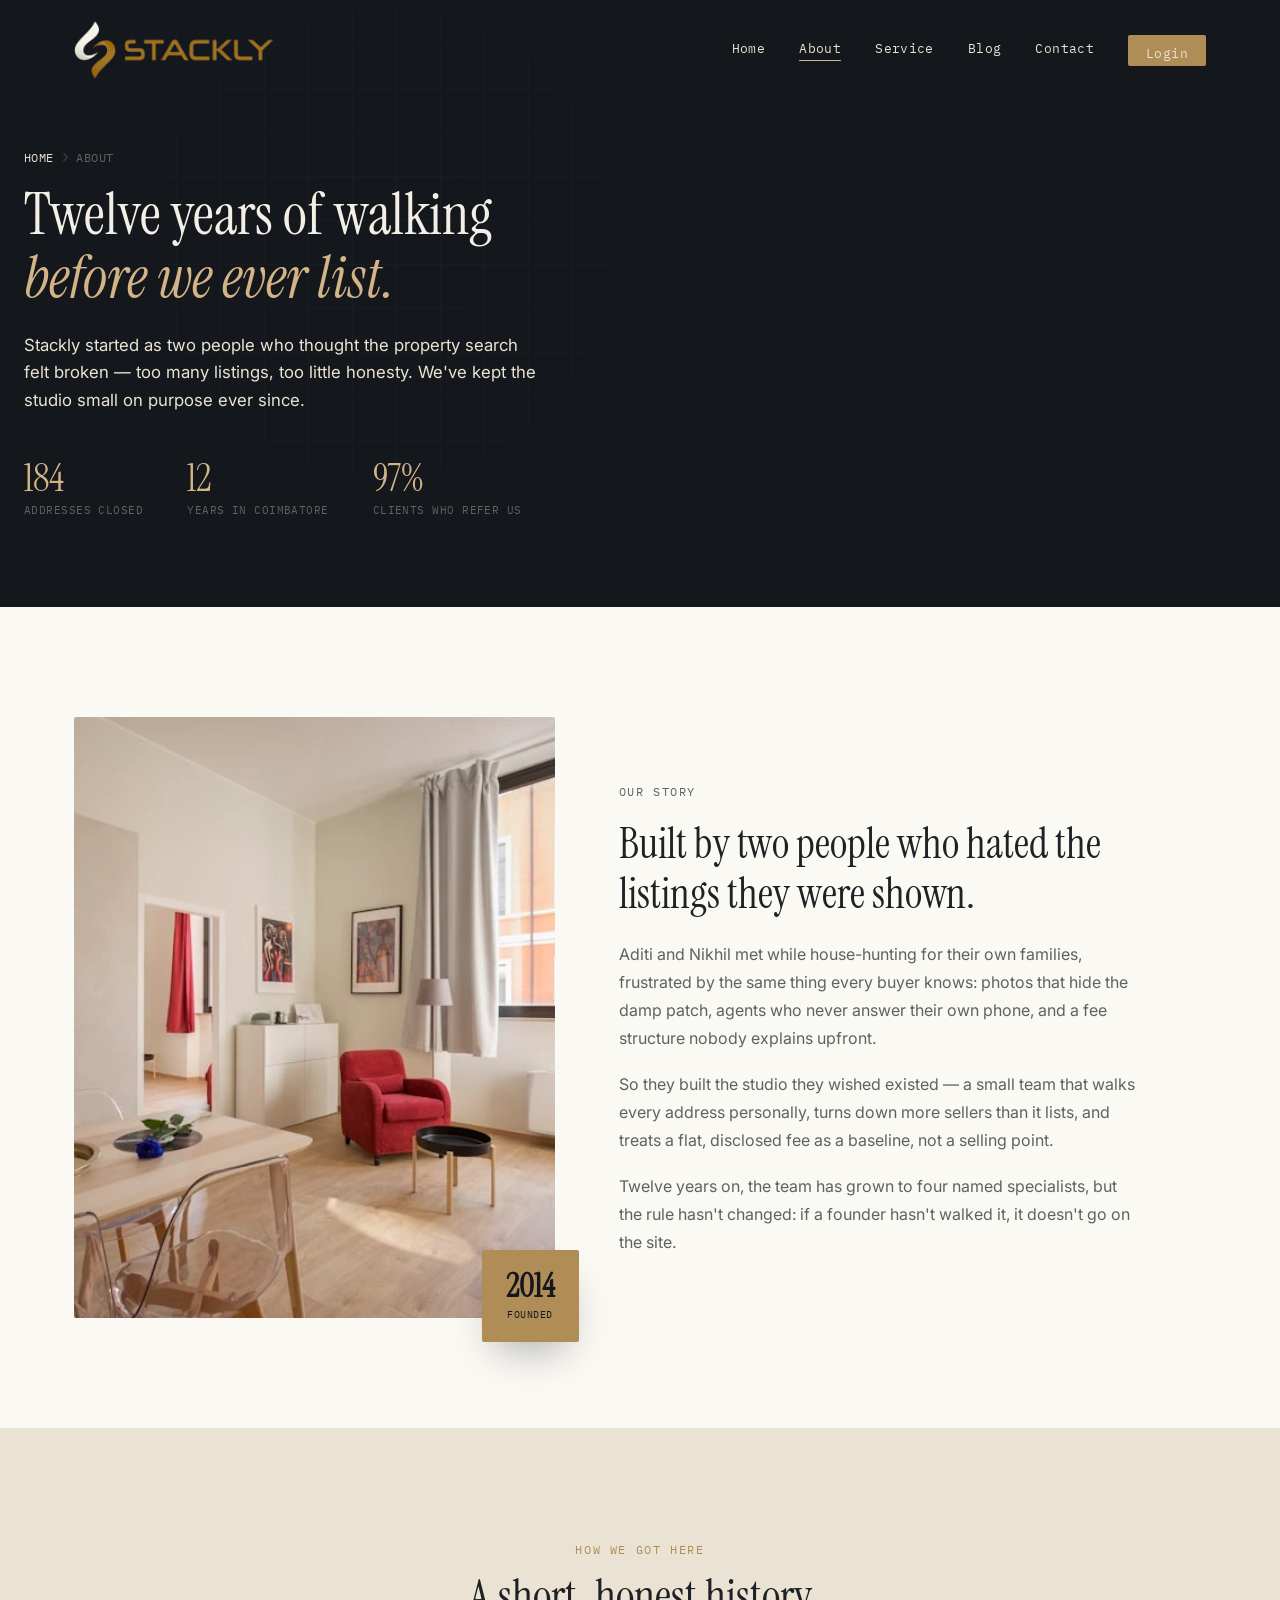
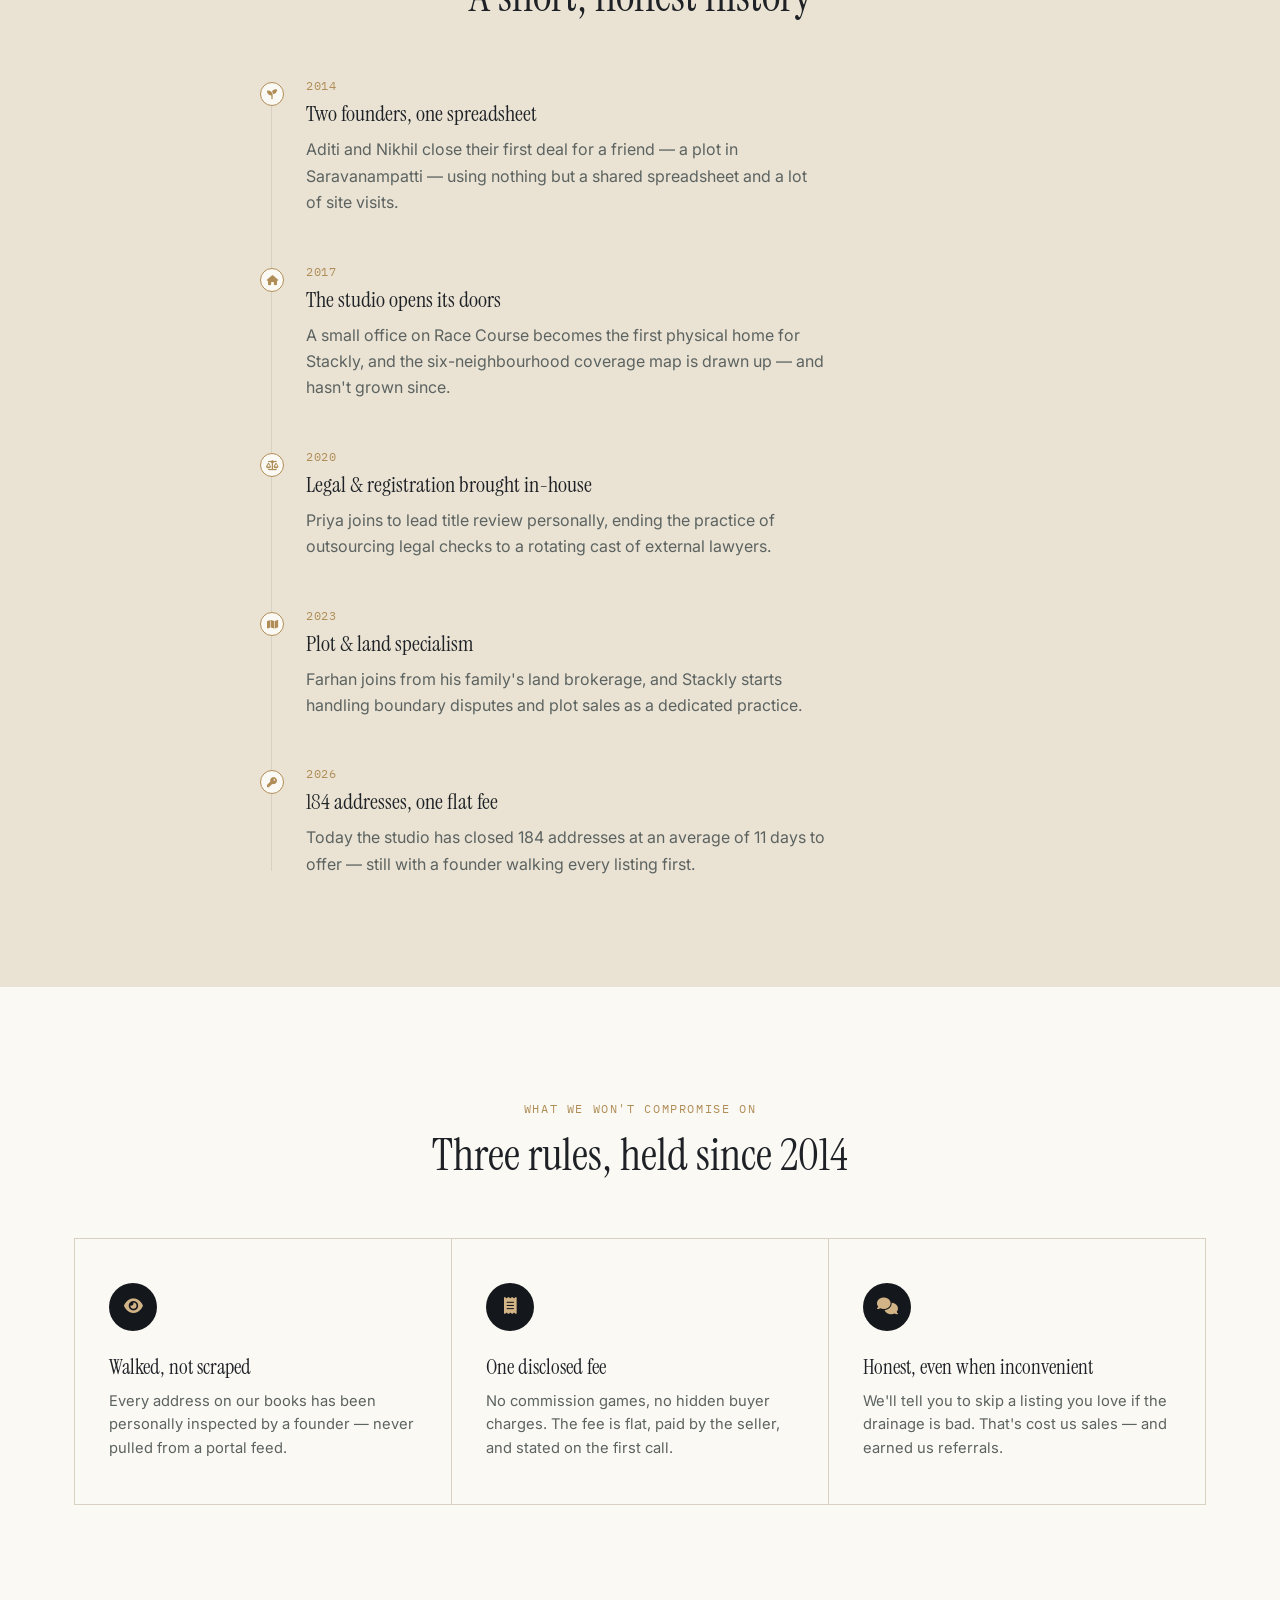
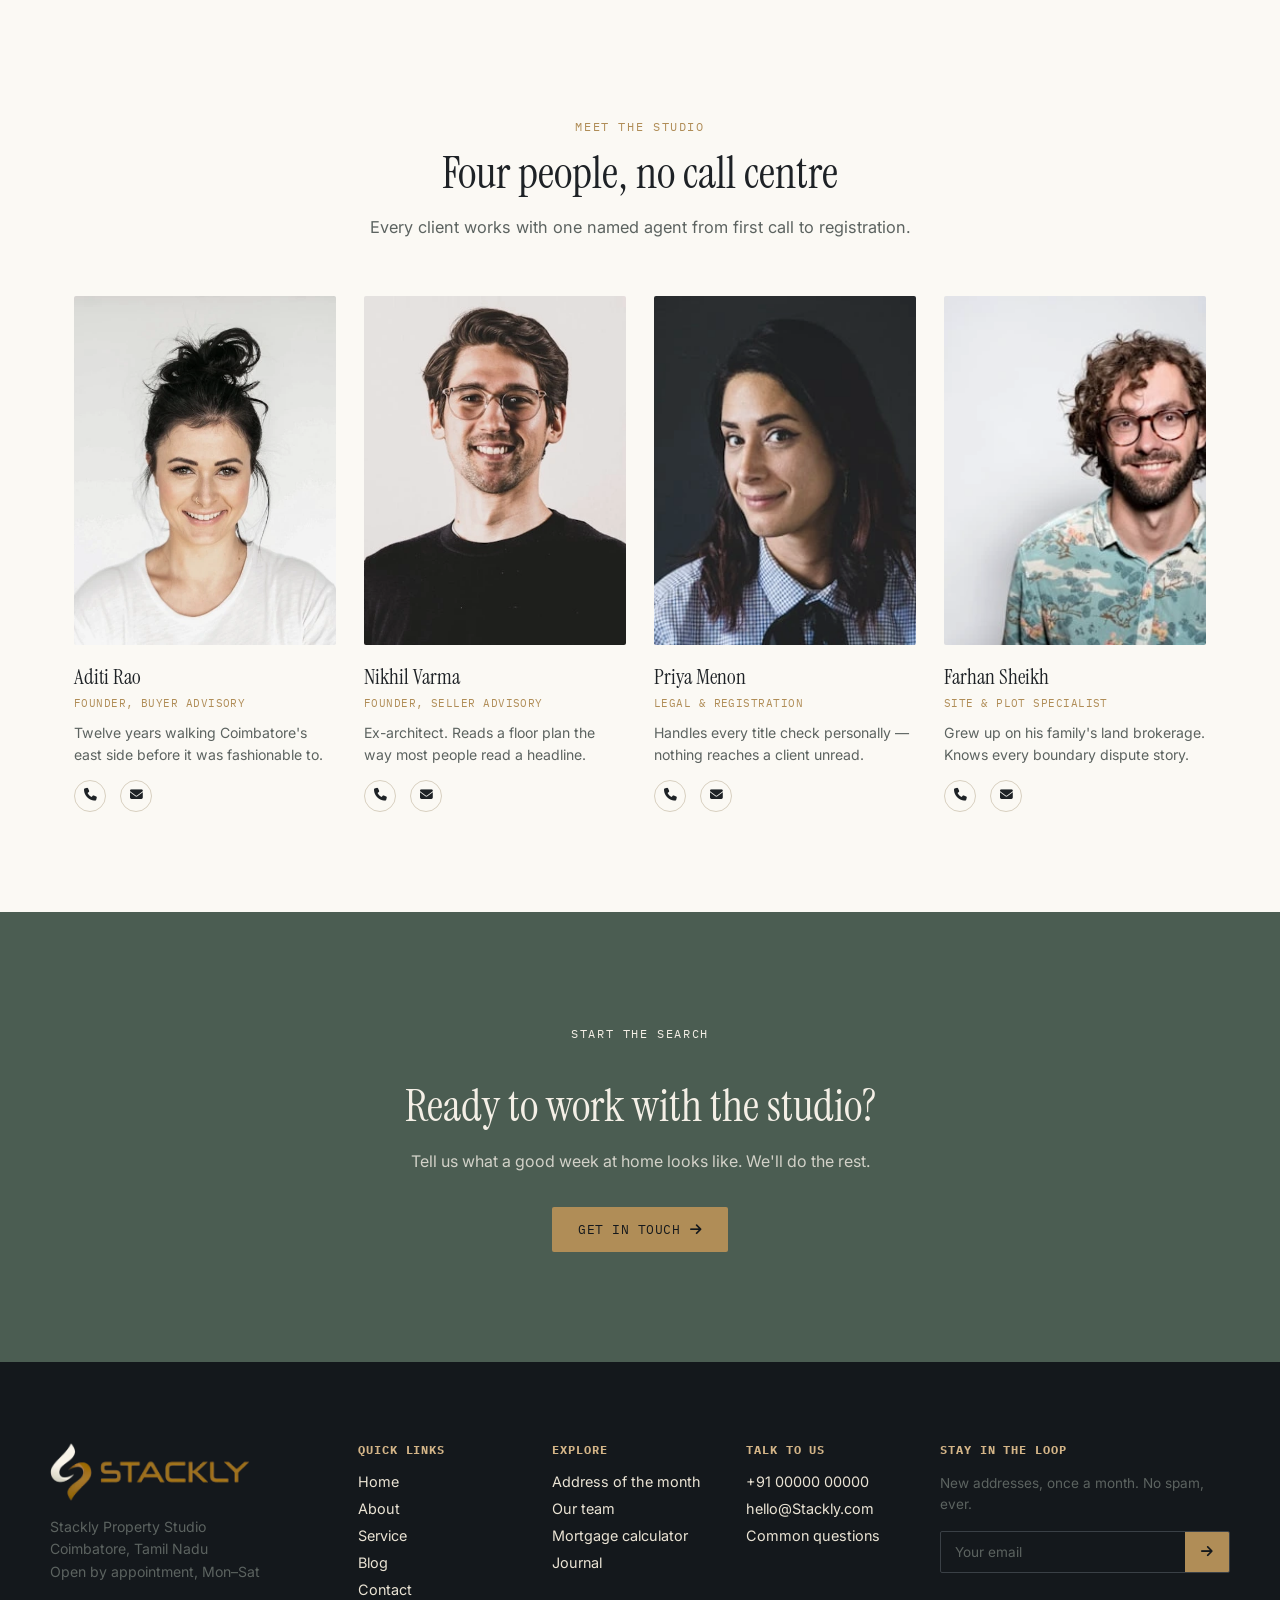
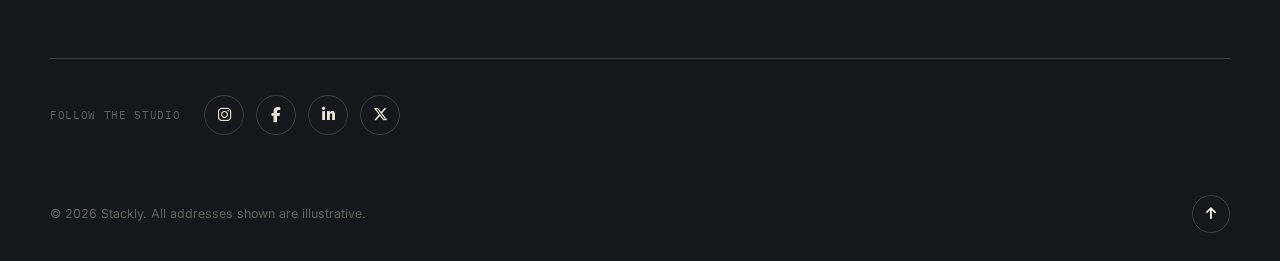
<file: about.html>
<!DOCTYPE html>
<html lang="en">
<head>
<meta charset="UTF-8">
<meta name="viewport" content="width=device-width, initial-scale=1.0">
<title>About — Stackly Property Studio</title>
<link rel="preconnect" href="https://fonts.googleapis.com">
<link rel="preconnect" href="https://fonts.gstatic.com" crossorigin>
<link href="https://fonts.googleapis.com/css2?family=Instrument+Serif:ital@0;1&family=Inter:wght@400;500;600&family=IBM+Plex+Mono:wght@400;500&display=swap" rel="stylesheet">
<link rel="stylesheet" href="https://cdnjs.cloudflare.com/ajax/libs/font-awesome/6.5.1/css/all.min.css">
<link rel="stylesheet" href="style.css">
</head>
<body>

<!-- ================= HEADER ================= -->
<header class="site-header" id="siteHeader">
  <div class="header-inner">
    <a href="./index.html" class="logo">
      <img src="./src/logo/Untitled design (1)_11zon.webp" alt="">
    </a>
    <nav class="nav-desktop" aria-label="Primary">
      <a href="./index.html">Home</a>
      <a href="./about.html" class="active">About</a>
      <a href="./service.html">Service</a>
      <a href="./blog.html">Blog</a>
      <a href="./contact.html">Contact</a>
      <a href="./login.html" class="nav-cta">Login</a>
    </nav>
    <button class="hamburger" id="hamburger" aria-label="Open menu" aria-expanded="false">
      <span></span><span></span><span></span>
    </button>
  </div>
</header>

<div class="drawer" id="drawer">
  <nav aria-label="Mobile">
    <a href="./index.html">Home</a>
    <a href="./about.html">About</a>
    <a href="./service.html">Service</a>
    <a href="./blog.html">Blog</a>
    <a href="./contact.html">Contact</a>
  </nav>
  <div class="drawer-foot">
    <span>Coimbatore studio, open by appointment</span>
    <a href="./login.html" class="nav-cta">Login</a>
  </div>
</div>
<div class="drawer-overlay" id="drawerOverlay"></div>

<!-- ================= PAGE HERO ================= -->
<section class="page-hero">
  <div class="hero-blueprint-grid" aria-hidden="true"></div>
  <div class="page-hero-inner">
    <div class="breadcrumb reveal">
      <a href="./index.html">Home</a> <i class="fa-solid fa-chevron-right"></i> <span>About</span>
    </div>
    <h1 class="reveal" style="--d:1">Twelve years of walking <em>before we ever list.</em></h1>
    <p class="reveal" style="--d:2">
      Stackly started as two people who thought the property search felt broken —
      too many listings, too little honesty. We've kept the studio small on purpose ever since.
    </p>
    <div class="page-hero-stats reveal" style="--d:3">
      <div class="stat">
        <span class="stat-num" data-count="184">0</span>
        <span class="stat-label">Addresses closed</span>
      </div>
      <div class="stat">
        <span class="stat-num" data-count="12">0</span>
        <span class="stat-label">Years in Coimbatore</span>
      </div>
      <div class="stat">
        <span class="stat-num" data-count="97" data-suffix="%">0</span>
        <span class="stat-label">Clients who refer us</span>
      </div>
    </div>
  </div>
</section>

<!-- ================= STORY ================= -->
<section class="story">
  <div class="story-media reveal">
    <img src="./src/images/image-10-compressed.webp" alt="Founders reviewing plans on site">
    <div class="story-media-badge">
      <strong>2014</strong>
      <span>Founded</span>
    </div>
  </div>
  <div class="story-copy">
    <p class="eyebrow reveal">Our story</p>
    <h2 class="reveal" style="--d:1">Built by two people who hated the listings they were shown.</h2>
    <p class="reveal" style="--d:2">
      Aditi and Nikhil met while house-hunting for their own families, frustrated by
      the same thing every buyer knows: photos that hide the damp patch, agents who
      never answer their own phone, and a fee structure nobody explains upfront.
    </p>
    <p class="reveal" style="--d:3">
      So they built the studio they wished existed — a small team that walks every
      address personally, turns down more sellers than it lists, and treats a flat,
      disclosed fee as a baseline, not a selling point.
    </p>
    <p class="reveal" style="--d:4">
      Twelve years on, the team has grown to four named specialists, but the rule
      hasn't changed: if a founder hasn't walked it, it doesn't go on the site.
    </p>
  </div>
</section>

<!-- ================= TIMELINE ================= -->
<section class="timeline">
  <div class="section-head">
    <p class="eyebrow reveal">How we got here</p>
    <h2 class="reveal">A short, honest history</h2>
  </div>
  <div class="timeline-list">
    <div class="timeline-item reveal">
      <span class="timeline-dot"><i class="fa-solid fa-seedling" style="font-size:10px;"></i></span>
      <span class="timeline-year">2014</span>
      <h3>Two founders, one spreadsheet</h3>
      <p>Aditi and Nikhil close their first deal for a friend — a plot in Saravanampatti — using nothing but a shared spreadsheet and a lot of site visits.</p>
    </div>
    <div class="timeline-item reveal" style="--d:1">
      <span class="timeline-dot"><i class="fa-solid fa-house" style="font-size:10px;"></i></span>
      <span class="timeline-year">2017</span>
      <h3>The studio opens its doors</h3>
      <p>A small office on Race Course becomes the first physical home for Stackly, and the six-neighbourhood coverage map is drawn up — and hasn't grown since.</p>
    </div>
    <div class="timeline-item reveal" style="--d:2">
      <span class="timeline-dot"><i class="fa-solid fa-scale-balanced" style="font-size:10px;"></i></span>
      <span class="timeline-year">2020</span>
      <h3>Legal &amp; registration brought in-house</h3>
      <p>Priya joins to lead title review personally, ending the practice of outsourcing legal checks to a rotating cast of external lawyers.</p>
    </div>
    <div class="timeline-item reveal" style="--d:3">
      <span class="timeline-dot"><i class="fa-solid fa-map" style="font-size:10px;"></i></span>
      <span class="timeline-year">2023</span>
      <h3>Plot &amp; land specialism</h3>
      <p>Farhan joins from his family's land brokerage, and Stackly starts handling boundary disputes and plot sales as a dedicated practice.</p>
    </div>
    <div class="timeline-item reveal" style="--d:4">
      <span class="timeline-dot"><i class="fa-solid fa-key" style="font-size:10px;"></i></span>
      <span class="timeline-year">2026</span>
      <h3>184 addresses, one flat fee</h3>
      <p>Today the studio has closed 184 addresses at an average of 11 days to offer — still with a founder walking every listing first.</p>
    </div>
  </div>
</section>

<!-- ================= VALUES ================= -->
<section class="values">
  <div class="section-head">
    <p class="eyebrow reveal">What we won't compromise on</p>
    <h2 class="reveal">Three rules, held since 2014</h2>
  </div>
  <div class="values-grid">
    <div class="value-card reveal">
      <div class="value-icon"><i class="fa-solid fa-eye"></i></div>
      <h3>Walked, not scraped</h3>
      <p>Every address on our books has been personally inspected by a founder — never pulled from a portal feed.</p>
    </div>
    <div class="value-card reveal" style="--d:1">
      <div class="value-icon"><i class="fa-solid fa-receipt"></i></div>
      <h3>One disclosed fee</h3>
      <p>No commission games, no hidden buyer charges. The fee is flat, paid by the seller, and stated on the first call.</p>
    </div>
    <div class="value-card reveal" style="--d:2">
      <div class="value-icon"><i class="fa-solid fa-comments"></i></div>
      <h3>Honest, even when inconvenient</h3>
      <p>We'll tell you to skip a listing you love if the drainage is bad. That's cost us sales — and earned us referrals.</p>
    </div>
  </div>
</section>

<!-- ================= TEAM ================= -->
<section class="team" id="team">
  <div class="section-head">
    <p class="eyebrow reveal">Meet the studio</p>
    <h2 class="reveal">Four people, no call centre</h2>
    <p class="section-sub reveal">Every client works with one named agent from first call to registration.</p>
  </div>

  <div class="team-grid">
    <article class="team-card reveal">
      <img src="./src/images/person/image-19-compressed.webp" alt="Portrait of Aditi Rao">
      <h3>Aditi Rao</h3>
      <span class="team-role">Founder, Buyer Advisory</span>
      <p>Twelve years walking Coimbatore's east side before it was fashionable to.</p>
      <div class="team-contact">
        <a href="./contact.html" aria-label="Call Aditi"><i class="fa-solid fa-phone"></i></a>
        <a href="./contact.html" aria-label="Email Aditi"><i class="fa-solid fa-envelope"></i></a>
      </div>
    </article>
    <article class="team-card reveal" style="--d:1">
      <img src="./src/images/person/image-20-compressed.webp" alt="Portrait of Nikhil Varma">
      <h3>Nikhil Varma</h3>
      <span class="team-role">Founder, Seller Advisory</span>
      <p>Ex-architect. Reads a floor plan the way most people read a headline.</p>
      <div class="team-contact">
        <a href="./contact.html" aria-label="Call Nikhil"><i class="fa-solid fa-phone"></i></a>
        <a href="./contact.html" aria-label="Email Nikhil"><i class="fa-solid fa-envelope"></i></a>
      </div>
    </article>
    <article class="team-card reveal" style="--d:2">
      <img src="./src/images/person/image-21-compressed.webp" alt="Portrait of Priya Menon">
      <h3>Priya Menon</h3>
      <span class="team-role">Legal &amp; Registration</span>
      <p>Handles every title check personally — nothing reaches a client unread.</p>
      <div class="team-contact">
        <a href="./contact.html" aria-label="Call Priya"><i class="fa-solid fa-phone"></i></a>
        <a href="./contact.html" aria-label="Email Priya"><i class="fa-solid fa-envelope"></i></a>
      </div>
    </article>
    <article class="team-card reveal" style="--d:3">
      <img src="./src/images/person/image-22-compressed.webp" alt="Portrait of Farhan Sheikh">
      <h3>Farhan Sheikh</h3>
      <span class="team-role">Site &amp; Plot Specialist</span>
      <p>Grew up on his family's land brokerage. Knows every boundary dispute story.</p>
      <div class="team-contact">
        <a href="./contact.html" aria-label="Call Farhan"><i class="fa-solid fa-phone"></i></a>
        <a href="./contact.html" aria-label="Email Farhan"><i class="fa-solid fa-envelope"></i></a>
      </div>
    </article>
  </div>
</section>

<!-- ================= CTA ================= -->
<section class="cta-band">
  <div class="cta-inner">
    <p class="eyebrow reveal">Start the search</p>
    <h2 class="reveal">Ready to work with the studio?</h2>
    <p class="reveal">Tell us what a good week at home looks like. We'll do the rest.</p>
    <a href="./contact.html" class="btn btn-brass reveal">Get in touch <i class="fa-solid fa-arrow-right"></i></a>
  </div>
</section>

<!-- ================= FOOTER ================= -->
<footer class="site-footer">
  <div class="footer-top">
    <div class="footer-brand">
      <a href="./index.html" class="logo">
        <img src="./src/logo/Untitled design (1)_11zon.webp" alt="">
      </a>
      <p>Stackly Property Studio<br>Coimbatore, Tamil Nadu<br>Open by appointment, Mon–Sat</p>
    </div>
    <div class="footer-cols">
      <div>
        <h4>Quick Links</h4>
        <a href="./index.html">Home</a>
        <a href="./about.html">About</a>
        <a href="./service.html">Service</a>
        <a href="./blog.html">Blog</a>
        <a href="./contact.html">Contact</a>
      </div>
      <div>
        <h4>Explore</h4>
        <a href="./index.html#spotlight">Address of the month</a>
        <a href="./about.html#team">Our team</a>
        <a href="./index.html#calculator">Mortgage calculator</a>
        <a href="./blog.html">Journal</a>
      </div>
      <div>
        <h4>Talk to us</h4>
        <a href="tel:+910000000000">+91 00000 00000</a>
        <a href="mailto:hello@stackly.com">hello@Stackly.com</a>
        <a href="./contact.html">Common questions</a>
      </div>
      <div class="footer-newsletter">
        <h4>Stay in the loop</h4>
        <p>New addresses, once a month. No spam, ever.</p>
        <form class="newsletter-form" id="newsletterForm">
          <input type="email" placeholder="Your email" required aria-label="Email address">
          <button type="submit" aria-label="Subscribe"><i class="fa-solid fa-arrow-right"></i></button>
        </form>
      </div>
    </div>
  </div>

  <div class="footer-social">
    <span class="footer-social-label">Follow the studio</span>
  <div class="social-row">
      <a href="./404.html" aria-label="Instagram" class="social-btn"><i class="fa-brands fa-instagram"></i></a>
      <a href="./404.html" aria-label="Facebook" class="social-btn"><i class="fa-brands fa-facebook-f"></i></a>
      <a href="./404.html" aria-label="LinkedIn" class="social-btn"><i class="fa-brands fa-linkedin-in"></i></a>
      <a href="./404.html" aria-label="X (Twitter)" class="social-btn"><i class="fa-brands fa-x-twitter"></i></a>
    </div>
  </div>

  <div class="footer-bottom">
    <span>© 2026 Stackly. All addresses shown are illustrative.</span>
    <button class="to-top" id="toTop" aria-label="Back to top"><i class="fa-solid fa-arrow-up"></i></button>
  </div>
</footer>

<script src="script.js"></script>
</body>
</html>
</file>
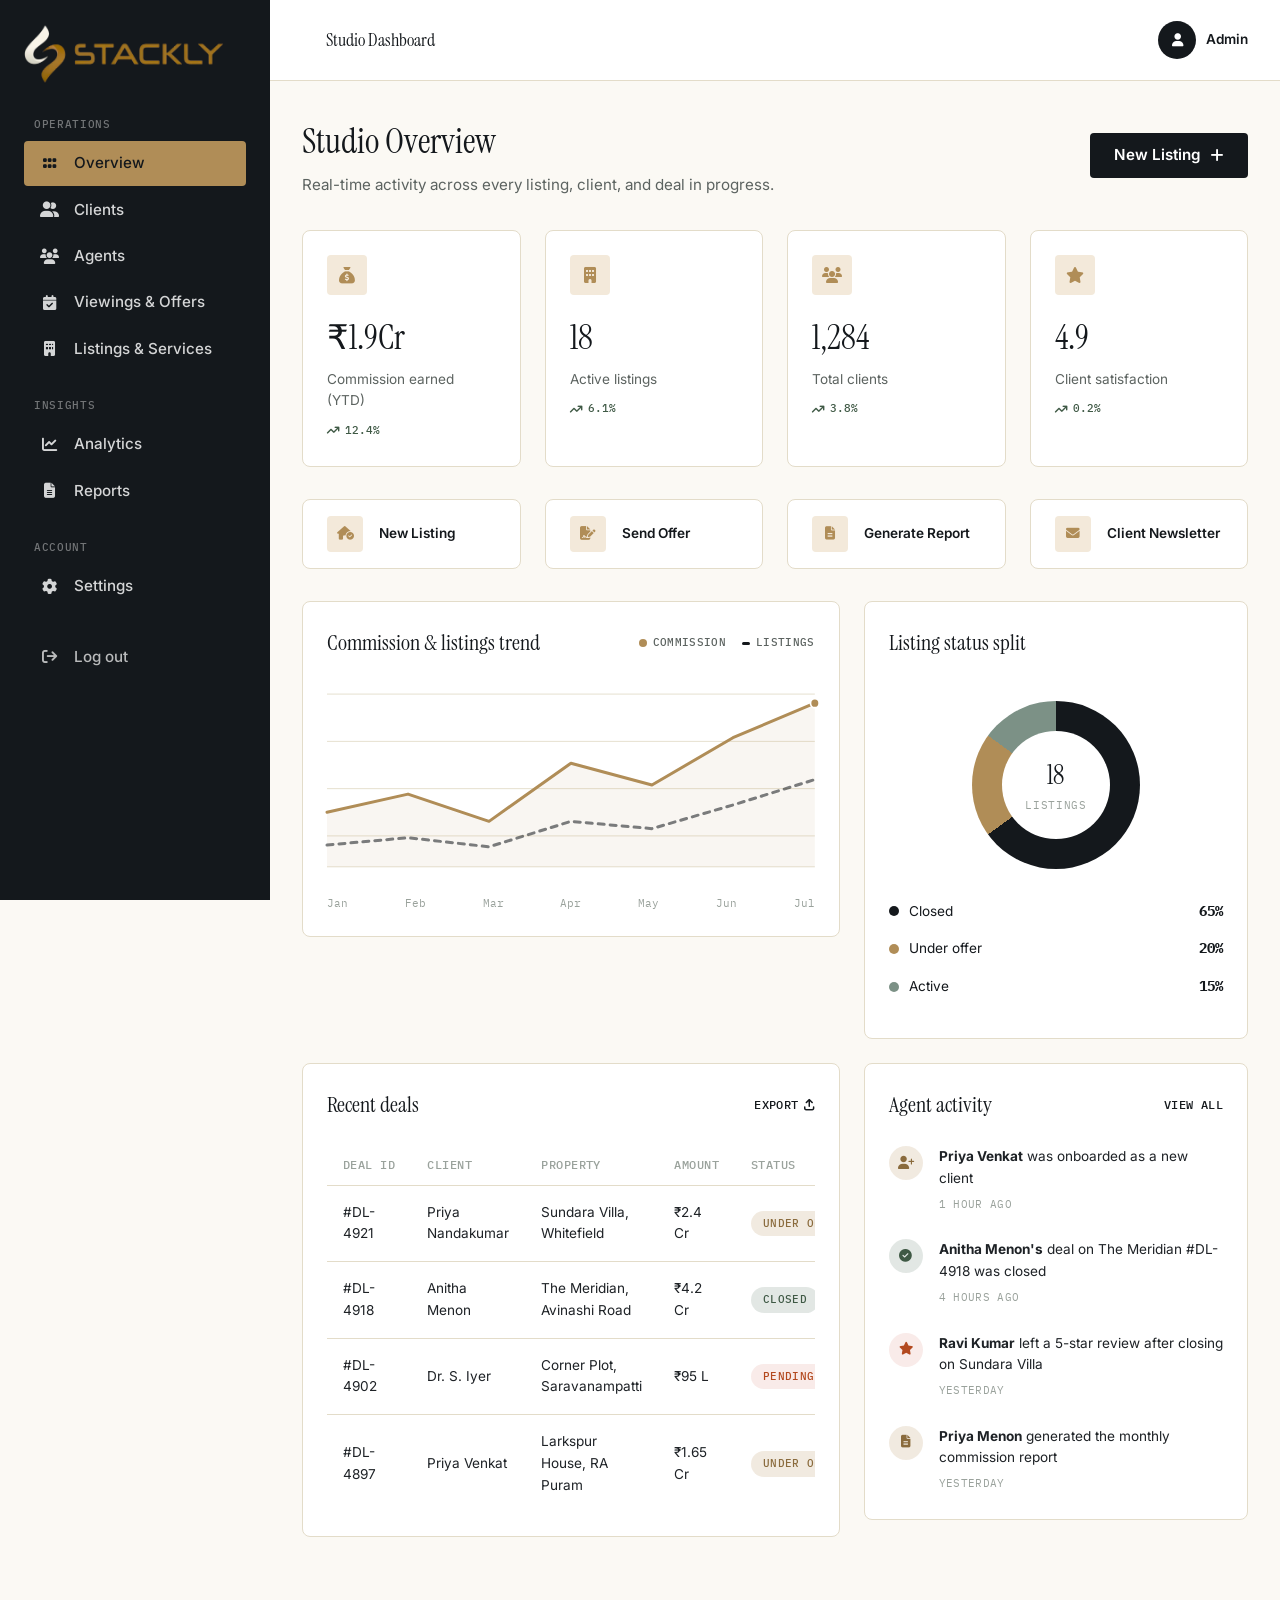
<file: admin-dashboard.html>
<!DOCTYPE html>
<html lang="en">
<head>
    <meta charset="UTF-8" />
    <meta name="viewport" content="width=device-width, initial-scale=1.0" />
    <link rel="stylesheet" href="https://cdnjs.cloudflare.com/ajax/libs/font-awesome/6.7.2/css/all.min.css" />
    <link href="https://fonts.googleapis.com/css2?family=Instrument+Serif:ital@0;1&family=Inter:wght@400;500;600;700;800&family=IBM+Plex+Mono:wght@400;500;600&display=swap" rel="stylesheet" />
    <title>Studio Dashboard — Wren &amp; Holt Property Studio</title>
    <style>
/* =========================================================
   WREN & HOLT STUDIO DASHBOARD — DESIGN SYSTEM / TOKENS
   (editorial real estate brand: ink + brass + sage)
========================================================= */

:root {
  /* ---- Brand colors (matches Wren & Holt site palette) ---- */
  --primary: #14181C;        /* ink — sidebar bg, headings, dark text */
  --primary-dark: #0A0D10;   /* deeper ink for hovers/gradients */
  --secondary: #B08D57;      /* brass — CTAs, active nav, accents */
  --accent: #7C9186;         /* sage — tertiary chart/legend color */

  /* ---- Neutrals ---- */
  --white: #ffffff;
  --text-primary: #1E2226;
  --text-secondary: #5C6360;
  --text-light: #9AA29C;
  --border: #E3DCC9;
  --bg-body: #FBF9F4;
  --bg-section: #F3E9DA;

  /* ---- Shadows ---- */
  --shadow-sm: 0 4px 10px rgba(20, 24, 28, 0.06);
  --shadow-md: 0 12px 30px rgba(20, 24, 28, 0.10);
  --shadow-lg: 0 25px 60px rgba(20, 24, 28, 0.18);

  /* ---- Radius ---- */
  --radius-sm: 4px;
  --radius-md: 8px;
  --radius-full: 999px;

  /* ---- Spacing scale ---- */
  --space-xs: 6px;
  --space-sm: 10px;
  --space-md: 16px;
  --space-lg: 24px;
  --space-xl: 32px;
  --space-2xl: 48px;
  --space-3xl: 64px;

  /* ---- Typography scale ---- */
  --fs-xs: 0.85rem;
  --fs-sm: 0.95rem;
  --fs-md: 1.05rem;
  --fs-lg: 1.5rem;
  --fs-xl: 2rem;

  --fw-medium: 500;
  --fw-semibold: 600;
  --fw-bold: 700;
  --fw-extrabold: 800;

  --tracking-wide: 0.06em;
  --lh-body: 1.6;

  --font-primary: 'Instrument Serif', Georgia, serif;
  --font-secondary: 'Inter', -apple-system, BlinkMacSystemFont, sans-serif;
  --font-mono: 'IBM Plex Mono', monospace;

  --transition: all 0.25s ease;
}

/* =========================================================
   RESET / BASE
========================================================= */
* { box-sizing: border-box; margin: 0; padding: 0; }
html { scroll-behavior: smooth; }
body {
  font-family: var(--font-secondary);
  color: var(--text-primary);
  line-height: var(--lh-body);
  -webkit-font-smoothing: antialiased;
}
img { max-width: 100%; display: block; }
a { text-decoration: none; color: inherit; }
ul { list-style: none; }
button { font-family: inherit; cursor: pointer; border: none; background: none; }
input, select, textarea { font-family: inherit; }

::-webkit-scrollbar { width: 8px; height: 8px; }
::-webkit-scrollbar-thumb { background: rgba(176, 141, 87, 0.35); border-radius: 8px; }
::-webkit-scrollbar-track { background: transparent; }

/* =========================================================
   SIDEBAR BRAND LOCKUP (Wren & Holt logo)
========================================================= */

.logo{
    display: flex;
    align-items: center;
    gap: .6em;
    text-decoration: none;
    width: 200px;
    height: 60px;
}
.logo img{
    width: 100%;
    height: 60px;
    object-fit: cover;
}
.logo-mark{
    font-family: var(--font-mono);
    font-size: .72rem;
    letter-spacing: .05em;
    color: var(--secondary);
    border: 1px solid var(--secondary);
    padding: 5px 8px;
    flex-shrink: 0;
}
.logo-text{
    font-family: var(--font-primary);
    font-weight: 400;
    font-size: 1.35rem;
    color: var(--white);
    line-height: 1.1;
}
.logo-text em{
    font-style: italic;
    color: #D3B487;
}

/* ========== DASHBOARD SHELL ========== */

.dashboard-body{
    background: var(--bg-body);
}

.dash-shell{
    display: flex;
    min-height: 100vh;
}

/* ========== SIDEBAR ========== */

.sidebar{
    width: 270px;
    height: 100vh;
    flex-shrink: 0;
    background: var(--primary);
    position: sticky;
    top: 0;
    display: flex;
    flex-direction: column;
    padding: var(--space-lg) var(--space-lg) var(--space-xl);
    z-index: 200;
    transition: var(--transition);
}

.sidebar-top{
    display: flex;
    align-items: center;
    justify-content: space-between;
    margin-bottom: var(--space-xl);
}
.sidebar-close{
    display: none;
    background: none;
    border: none;
    color: var(--white);
    font-size: var(--fs-lg);
    cursor: pointer;
}

.sidebar-user{
    display: none;
    align-items: center;
    gap: var(--space-md);
    padding: var(--space-md);
    background: rgba(255,255,255,.06);
    border-radius: var(--radius-md);
    margin-bottom: var(--space-xl);
}
.sidebar-avatar{
    width: 42px;
    height: 42px;
    border-radius: var(--radius-full);
    background: var(--secondary);
    color: var(--primary);
    display: flex;
    align-items: center;
    justify-content: center;
    font-family: var(--font-primary);
    font-weight: var(--fw-bold);
    font-size: var(--fs-sm);
    flex-shrink: 0;
}
.sidebar-user-name{
    color: var(--white);
    font-family: var(--font-secondary);
    font-weight: var(--fw-semibold);
    font-size: var(--fs-sm);
}
.sidebar-user-email{
    color: rgba(255,255,255,.55);
    font-size: .78rem;
    font-family: var(--font-mono);
    overflow: hidden;
    text-overflow: ellipsis;
    white-space: nowrap;
}

.sidebar-nav{
    display: flex;
    flex-direction: column;
    gap: 2px;
    overflow-y: auto;
}
.nav-label{
    color: rgba(255, 255, 255, .4);
    font-family: var(--font-mono);
    font-size: .68rem;
    font-weight: var(--fw-medium);
    text-transform: uppercase;
    letter-spacing: var(--tracking-wide);
    margin: var(--space-lg) 0 var(--space-xs) var(--space-sm);
}
.nav-label:first-child{ margin-top: 0; }

.nav-link{
    display: flex;
    align-items: center;
    gap: var(--space-md);
    color: rgba(255, 255, 255, .82);
    text-decoration: none;
    font-family: var(--font-secondary);
    font-weight: var(--fw-medium);
    font-size: var(--fs-sm);
    padding: var(--space-sm) var(--space-md);
    border-radius: var(--radius-sm);
    position: relative;
    transition: var(--transition);
}
.nav-link i{
    width: 18px;
    text-align: center;
    font-size: .95rem;
}
.nav-link:hover{
    background: rgba(255,255,255,.08);
    color: var(--white);
}
.nav-link.active{
    background: var(--secondary);
    color: var(--primary);
}
.nav-link-danger{
    margin-top: var(--space-lg);
    color: rgba(255,255,255,.7);
}
.nav-link-danger:hover{
    background: rgba(198,57,46,.18);
    color: #ffb3ab;
}

.sidebar-overlay{
    display: none;
    position: fixed;
    inset: 0;
    background: rgba(20,24,28,.5);
    z-index: 190;
}

/* ========== MAIN ========== */

.dash-main{
    flex: 1;
    min-width: 0;
    display: flex;
    flex-direction: column;
}

.topbar{
    position: sticky;
    top: 0;
    z-index: 100;
    background: var(--white);
    border-bottom: 1px solid var(--border);
    display: flex;
    align-items: center;
    gap: var(--space-lg);
    padding: var(--space-md) var(--space-xl);
}

.menu-toggle{
    display: none;
    background: none;
    border: none;
    color: var(--primary);
    font-size: var(--fs-lg);
    cursor: pointer;
}

.topbar-search{
    flex: 1;
    display: flex;
    align-items: center;
    gap: var(--space-sm);
    padding: var(--space-sm) var(--space-lg);
    color: var(--primary);
    font-family: var(--font-primary);
    font-weight: 400;
    font-size: 1.1rem;
}
.topbar-search input{
    border: none;
    outline: none;
    background: transparent;
    font-family: var(--font-secondary);
    font-size: var(--fs-sm);
    color: var(--primary);
    width: 100%;
}

.topbar-actions{
    margin-left: auto;
    display: flex;
    align-items: center;
    gap: var(--space-lg);
}

.icon-btn{
    display: flex;
    position: relative;
    width: 40px;
    height: 40px;
    border-radius: var(--radius-full);
    border: 1px solid var(--border);
    background: var(--white);
    color: var(--primary);
    cursor: pointer;
    align-items: center;
    justify-content: center;
    transition: var(--transition);
}
.icon-btn:hover{
    background: var(--bg-section);
}
.notif-dot{
    position: absolute;
    top: 8px;
    right: 9px;
    width: 7px;
    height: 7px;
    border-radius: 50%;
    background: var(--secondary);
}

.topbar-user{
    display: flex;
    align-items: center;
    gap: var(--space-sm);
    cursor: pointer;
}
.topbar-avatar{
    width: 38px;
    height: 38px;
    border-radius: var(--radius-full);
    background: var(--primary);
    color: var(--white);
    display: flex;
    align-items: center;
    justify-content: center;
    font-family: var(--font-primary);
    font-weight: var(--fw-bold);
    font-size: .82rem;
}
.topbar-user-name{
    font-family: var(--font-secondary);
    font-weight: var(--fw-semibold);
    font-size: var(--fs-xs);
    color: var(--primary);
}
.topbar-user-email{
    font-family: var(--font-mono);
    font-size: .72rem;
    color: var(--text-light);
}
.topbar-user > i{
    display: none;
    color: var(--text-light);
    font-size: .75rem;
}

/* ========== SECTIONS ========== */

.dash-section{
    display: none;
    padding: var(--space-xl) var(--space-xl) var(--space-3xl);
    animation: fadeSlideIn .4s ease;
}
.dash-section.active{
    display: block;
}

@keyframes fadeSlideIn{
    from{ opacity: 0; transform: translateY(12px); }
    to{ opacity: 1; transform: translateY(0); }
}

.section-head{
    display: flex;
    align-items: center;
    justify-content: space-between;
    gap: var(--space-lg);
    flex-wrap: wrap;
    margin-bottom: var(--space-xl);
}
.section-head h1{
    font-family: var(--font-primary);
    font-size: 2.2rem;
    color: var(--primary);
    font-weight: 400;
}
.section-sub{
    font-family: var(--font-secondary);
    color: var(--text-secondary);
    font-size: var(--fs-sm);
    margin-top: 4px;
}

.btn-primary{
    display: inline-flex;
    align-items: center;
    gap: var(--space-sm);
    background: var(--primary);
    color: var(--white);
    font-weight: var(--fw-semibold);
    font-size: var(--fs-sm);
    text-decoration: none;
    padding: var(--space-sm) var(--space-lg);
    border-radius: var(--radius-sm);
    border: none;
    cursor: pointer;
    transition: var(--transition);
}
.btn-primary:hover{
    background: var(--secondary);
    color: var(--primary);
    transform: translateY(-2px);
}

/* ========== KPI CARDS ========== */

.kpi-grid{
    display: grid;
    grid-template-columns: repeat(4, 1fr);
    gap: var(--space-lg);
    margin-bottom: var(--space-xl);
}
.kpi-card{
    background: var(--white);
    border: 1px solid var(--border);
    border-radius: var(--radius-md);
    padding: var(--space-lg);
    transition: var(--transition);
    animation: fadeSlideIn .5s ease backwards;
}
.kpi-card:nth-child(2){ animation-delay: .05s; }
.kpi-card:nth-child(3){ animation-delay: .1s; }
.kpi-card:nth-child(4){ animation-delay: .15s; }
.kpi-card:hover{
    box-shadow: var(--shadow-md);
    transform: translateY(-4px);
}
.kpi-icon{
    width: 40px;
    height: 40px;
    border-radius: var(--radius-sm);
    background: var(--bg-section);
    color: var(--secondary);
    display: flex;
    align-items: center;
    justify-content: center;
    margin-bottom: var(--space-md);
}
.kpi-card h3{
    font-family: var(--font-primary);
    font-size: 2.1rem;
    color: var(--primary);
    font-weight: 400;
}
.kpi-card p{
    font-family: var(--font-secondary);
    color: var(--text-secondary);
    font-size: var(--fs-xs);
    margin-top: 4px;
}
.kpi-trend{
    display: inline-flex;
    align-items: center;
    gap: 5px;
    margin-top: var(--space-sm);
    font-family: var(--font-mono);
    font-weight: var(--fw-medium);
    font-size: .7rem;
}
.kpi-trend-up{ color: #3F5945; }
.kpi-trend-down{ color: #b3491f; }

/* ========== PANEL / TABLE ========== */

.panel{
    background: var(--white);
    border: 1px solid var(--border);
    border-radius: var(--radius-md);
    padding: var(--space-lg);
    min-width: 0;
}
.panel-head{
    display: flex;
    align-items: center;
    justify-content: space-between;
    gap: var(--space-md);
    flex-wrap: wrap;
    margin-bottom: var(--space-lg);
}
.panel-head h2{
    font-family: var(--font-primary);
    font-size: 1.35rem;
    color: var(--primary);
    font-weight: 400;
}
.panel-head-actions{
    display: flex;
    align-items: center;
    gap: var(--space-md);
}
.link-read{
    font-family: var(--font-mono);
    color: var(--primary);
    font-weight: var(--fw-medium);
    font-size: .74rem;
    text-decoration: none;
    display: inline-flex;
    align-items: center;
    gap: 6px;
    text-transform: uppercase;
    letter-spacing: .03em;
}
.link-read:hover{ color: var(--secondary); }

.table-wrap{ overflow-x: auto; -webkit-overflow-scrolling: touch; }
table{
    width: 100%;
    border-collapse: collapse;
    font-family: var(--font-secondary);
    font-size: var(--fs-xs);
    min-width: 560px;
}
thead th{
    text-align: left;
    color: var(--text-light);
    font-family: var(--font-mono);
    font-weight: var(--fw-medium);
    font-size: .72rem;
    text-transform: uppercase;
    letter-spacing: .04em;
    padding: var(--space-sm) var(--space-md);
    border-bottom: 1px solid var(--border);
    white-space: nowrap;
}
tbody td{
    padding: var(--space-md);
    color: var(--text-primary);
    border-bottom: 1px solid var(--border);
}
tbody tr:last-child td{ border-bottom: none; }
tbody tr{ transition: var(--transition); }
tbody tr:hover{ background: var(--bg-body); }

.status{
    display: inline-block;
    padding: 4px 12px;
    border-radius: var(--radius-full);
    font-weight: var(--fw-medium);
    font-family: var(--font-mono);
    font-size: .68rem;
    text-transform: uppercase;
    letter-spacing: .03em;
    white-space: nowrap;
}
.status-transit{ background: rgba(176,141,87,.18); color: #8A6B3D; }
.status-delivered{ background: rgba(124,145,134,.22); color: #3F5945; }
.status-pending{ background: rgba(198,57,46,.1); color: #b3491f; }

/* ========== TEAM (dashboard view) ========== */

.team-dash-grid{
    display: grid;
    grid-template-columns: repeat(4, 1fr);
    gap: var(--space-lg);
}
.team-dash-card{
    background: var(--white);
    border: 1px solid var(--border);
    border-radius: var(--radius-md);
    padding: var(--space-xl) var(--space-lg);
    text-align: center;
    transition: var(--transition);
}
.team-dash-card:hover{
    box-shadow: var(--shadow-md);
    transform: translateY(-4px);
}
.team-dash-avatar{
    width: 56px;
    height: 56px;
    border-radius: var(--radius-full);
    background: var(--primary);
    color: var(--white);
    display: flex;
    align-items: center;
    justify-content: center;
    font-family: var(--font-primary);
    font-weight: 400;
    font-size: 1.1rem;
    margin: 0 auto var(--space-md);
}
.team-dash-card h3{
    font-family: var(--font-primary);
    color: var(--primary);
    font-size: 1.15rem;
    font-weight: 400;
}
.team-dash-card p{
    font-family: var(--font-mono);
    color: var(--text-secondary);
    font-size: .72rem;
    margin: 6px 0 var(--space-md);
    text-transform: uppercase;
    letter-spacing: .03em;
}

/* ========== BADGES ========== */

.role-badge{
    display: inline-block;
    padding: 4px 12px;
    border-radius: var(--radius-full);
    font-weight: var(--fw-medium);
    font-size: .68rem;
    font-family: var(--font-mono);
    text-transform: uppercase;
    letter-spacing: .03em;
}
.role-admin{ background: rgba(176,141,87,.16); color: #8A6B3D; }
.role-customer{ background: rgba(92,99,96,.1); color: var(--text-secondary); }

.sidebar-user .role-badge{
    margin-left: auto;
    flex-shrink: 0;
}

/* ========== CONTENT GRID (2-col panel layout) ========== */

.content-grid{
    display: grid;
    width: 100%;
    grid-template-columns: 1.4fr 1fr;
    gap: var(--space-lg);
    align-items: start;
    margin-bottom: var(--space-lg);
}

/* ========== QUICK ACTIONS ========== */

.quick-actions{
    display: grid;
    grid-template-columns: repeat(4, 1fr);
    gap: var(--space-lg);
    margin-bottom: var(--space-xl);
}
.quick-action{
    display: flex;
    align-items: center;
    gap: var(--space-md);
    background: var(--white);
    border: 1px solid var(--border);
    border-radius: var(--radius-md);
    padding: var(--space-md) var(--space-lg);
    text-decoration: none;
    color: var(--primary);
    font-family: var(--font-secondary);
    font-weight: var(--fw-semibold);
    font-size: var(--fs-xs);
    transition: var(--transition);
}
.quick-action:hover{
    border-color: var(--secondary);
    box-shadow: var(--shadow-sm);
    transform: translateY(-3px);
}
.quick-action-icon{
    width: 36px;
    height: 36px;
    border-radius: var(--radius-sm);
    background: var(--bg-section);
    color: var(--secondary);
    display: flex;
    align-items: center;
    justify-content: center;
    flex-shrink: 0;
}

/* ========== ACTIVITY FEED ========== */

.activity-feed{
    list-style: none;
    display: flex;
    flex-direction: column;
    gap: var(--space-lg);
}
.activity-item{
    display: flex;
    gap: var(--space-md);
    align-items: flex-start;
}
.activity-item p{
    font-family: var(--font-secondary);
    font-size: var(--fs-xs);
    color: var(--text-primary);
    line-height: var(--lh-body);
}
.activity-time{
    font-size: .68rem;
    color: var(--text-light);
    font-family: var(--font-mono);
    text-transform: uppercase;
    letter-spacing: .03em;
}
.activity-icon{
    width: 34px;
    height: 34px;
    border-radius: 50%;
    display: flex;
    align-items: center;
    justify-content: center;
    flex-shrink: 0;
    font-size: .8rem;
}
.activity-icon-transit{ background: rgba(176,141,87,.18); color: #8A6B3D; }
.activity-icon-delivered{ background: rgba(124,145,134,.22); color: #3F5945; }
.activity-icon-pending{ background: rgba(198,57,46,.1); color: #b3491f; }

/* ========== EXTRA KPI + filter tabs ========== */

.kpi-grid-3{ grid-template-columns: repeat(3, 1fr); }

.filter-tabs{
    display: flex;
    gap: var(--space-sm);
    flex-wrap: wrap;
    margin-bottom: var(--space-lg);
    overflow-x: auto;
    -webkit-overflow-scrolling: touch;
    padding-bottom: 2px;
}
.filter-tab{
    background: var(--white);
    border: 1px solid var(--border);
    color: var(--text-secondary);
    font-family: var(--font-mono);
    font-weight: var(--fw-medium);
    font-size: .72rem;
    text-transform: uppercase;
    letter-spacing: .03em;
    padding: var(--space-xs) var(--space-lg);
    border-radius: var(--radius-full);
    cursor: pointer;
    transition: var(--transition);
    white-space: nowrap;
    flex-shrink: 0;
}
.filter-tab:hover{ border-color: var(--secondary); color: var(--secondary); }
.filter-tab.active{ background: var(--primary); border-color: var(--primary); color: var(--white); }

/* ========== BAR CHART ========== */

.bar-chart{
    display: flex;
    align-items: flex-end;
    gap: var(--space-lg);
    height: 200px;
    padding-top: var(--space-lg);
}
.bar-col{
    flex: 1;
    display: flex;
    flex-direction: column;
    align-items: center;
    height: 100%;
    justify-content: flex-end;
    gap: var(--space-sm);
}
.bar{
    width: 100%;
    max-width: 34px;
    height: var(--h, 40%);
    background: var(--bg-section);
    border-radius: 3px 3px 0 0;
    transition: var(--transition);
    animation: growUp .6s ease backwards;
}
.bar-current{ background: var(--secondary); }
.bar-col label{
    font-family: var(--font-mono);
    font-size: .7rem;
    color: var(--text-light);
}
@keyframes growUp{
    from{ transform: scaleY(0); transform-origin: bottom; }
    to{ transform: scaleY(1); transform-origin: bottom; }
}

/* ========== LEGEND ========== */

.legend-list{
    list-style: none;
    display: flex;
    flex-direction: column;
    gap: var(--space-md);
    margin-bottom: var(--space-lg);
    font-family: var(--font-secondary);
    font-size: var(--fs-xs);
    color: var(--primary);
}
.legend-list li{
    display: flex;
    align-items: center;
    gap: var(--space-sm);
}
.legend-list li strong{ margin-left: auto; font-family: var(--font-mono); }
.legend-dot{
    width: 10px;
    height: 10px;
    border-radius: 50%;
    background: var(--c);
    flex-shrink: 0;
}
.legend-bar{
    display: flex;
    height: 10px;
    border-radius: var(--radius-full);
    overflow: hidden;
}
.legend-bar span{
    width: var(--w);
    background: var(--c);
}

/* ========== OVERVIEW CHARTS (line + donut) ========== */

.overview-charts{
    margin-top: var(--space-lg);
}

.chart-legend-inline{
    display: inline-flex;
    align-items: center;
    gap: 6px;
    font-family: var(--font-mono);
    font-weight: var(--fw-medium);
    font-size: .7rem;
    color: var(--text-secondary);
    text-transform: uppercase;
    letter-spacing: .03em;
}
.dot-swatch{
    width: 8px;
    height: 8px;
    border-radius: 50%;
    background: var(--c);
    flex-shrink: 0;
}
.dot-swatch-line{
    border-radius: 2px;
    height: 3px;
}

.line-chart-wrap{
    width: 100%;
}
.line-chart{
    width: 100%;
    height: 200px;
    display: block;
    overflow: visible;
}
.line-chart-grid line{
    stroke: var(--border);
    stroke-width: 1;
}
.line-chart-area{
    fill: rgba(176,141,87,.08);
    stroke: none;
}
.line-chart-path{
    fill: none;
    stroke-width: 3;
    stroke-linecap: round;
    stroke-linejoin: round;
    vector-effect: non-scaling-stroke;
}
.line-chart-path-revenue{
    stroke: var(--secondary);
}
.line-chart-path-orders{
    stroke: var(--primary);
    stroke-dasharray: 6 6;
    opacity: .55;
}
.line-chart-dots circle{
    fill: var(--secondary);
    stroke: var(--white);
    stroke-width: 2;
}
.line-chart-labels{
    display: flex;
    justify-content: space-between;
    margin-top: var(--space-sm);
    font-family: var(--font-mono);
    font-size: .7rem;
    color: var(--text-light);
}

.donut-wrap{
    display: flex;
    align-items: center;
    gap: var(--space-xl);
    flex-wrap: wrap;
    justify-content: center;
    padding: var(--space-md) 0;
}
.donut-chart{
    --p1: 65;
    --p2: 20;
    --p3: 15;
    position: relative;
    width: 168px;
    height: 168px;
    border-radius: 50%;
    flex-shrink: 0;
    background: conic-gradient(
        var(--primary) 0% calc(var(--p1) * 1%),
        var(--secondary) calc(var(--p1) * 1%) calc((var(--p1) + var(--p2)) * 1%),
        var(--accent) calc((var(--p1) + var(--p2)) * 1%) 100%
    );
    display: flex;
    align-items: center;
    justify-content: center;
    animation: donutIn .7s ease backwards;
}
@keyframes donutIn{
    from{ opacity: 0; transform: scale(.85) rotate(-30deg); }
    to{ opacity: 1; transform: scale(1) rotate(0); }
}
.donut-center{
    width: 108px;
    height: 108px;
    border-radius: 50%;
    background: var(--white);
    display: flex;
    flex-direction: column;
    align-items: center;
    justify-content: center;
    text-align: center;
}
.donut-center strong{
    font-family: var(--font-primary);
    font-size: 1.6rem;
    color: var(--primary);
    font-weight: 400;
}
.donut-center span{
    font-family: var(--font-mono);
    font-size: .66rem;
    color: var(--text-light);
    text-transform: uppercase;
    letter-spacing: var(--tracking-wide);
}
.donut-legend{
    margin-bottom: 0;
    min-width: 140px;
    flex: 1;
}

/* ========== SETTINGS FORM ========== */

.form-grid{
    display: grid;
    grid-template-columns: 1fr 1fr;
    gap: var(--space-lg);
    margin-bottom: var(--space-xl);
}
.settings-form .field{
    display: flex;
    flex-direction: column;
    gap: var(--space-xs);
}
.settings-form label{
    font-family: var(--font-mono);
    font-weight: var(--fw-medium);
    font-size: .74rem;
    color: var(--primary);
    text-transform: uppercase;
    letter-spacing: .03em;
}
.settings-form input{
    padding: var(--space-sm) var(--space-md);
    border: 1px solid var(--border);
    border-radius: var(--radius-sm);
    background: var(--bg-body);
    font-family: var(--font-secondary);
    font-size: var(--fs-sm);
    color: var(--primary);
    width: 100%;
}
.settings-form input:focus{ outline: 2px solid var(--secondary); background: var(--white); }
.settings-form input:disabled{ color: var(--text-light); cursor: not-allowed; }

.toggle-row{
    display: flex;
    align-items: center;
    justify-content: space-between;
    gap: var(--space-lg);
    padding: var(--space-md) 0;
    border-bottom: 1px solid var(--border);
}
.toggle-row:last-child{ border-bottom: none; }
.toggle-title{
    font-family: var(--font-secondary);
    font-weight: var(--fw-semibold);
    font-size: var(--fs-xs);
    color: var(--primary);
}
.toggle-sub{
    font-family: var(--font-secondary);
    font-size: .74rem;
    color: var(--text-light);
    margin-top: 2px;
}

.switch{
    position: relative;
    display: inline-block;
    width: 42px;
    height: 24px;
    flex-shrink: 0;
}
.switch input{ opacity: 0; width: 0; height: 0; }
.slider{
    position: absolute;
    inset: 0;
    background: var(--border);
    border-radius: var(--radius-full);
    cursor: pointer;
    transition: var(--transition);
}
.slider::before{
    content: "";
    position: absolute;
    width: 18px;
    height: 18px;
    left: 3px;
    top: 3px;
    background: var(--white);
    border-radius: 50%;
    transition: var(--transition);
}
.switch input:checked + .slider{ background: var(--secondary); }
.switch input:checked + .slider::before{ transform: translateX(18px); }

/* ========== EMPTY STATE ========== */

.empty-state{
    text-align: center;
    padding: var(--space-3xl) var(--space-lg);
}
.empty-state i{
    font-size: 2rem;
    color: var(--border);
    margin-bottom: var(--space-md);
}
.empty-state p{
    font-family: var(--font-secondary);
    color: var(--text-secondary);
    margin-bottom: var(--space-lg);
}

/* ========================================================= */
/* ========== RESPONSIVE (mobile-first overrides) ========== */
/* ========================================================= */

@media (max-width: 1200px){
    .sidebar{ width: 232px; }
}

@media (max-width: 1024px){
    .kpi-grid{ grid-template-columns: repeat(2, 1fr); }
    .team-dash-grid{ grid-template-columns: repeat(2, 1fr); }
    .content-grid{ grid-template-columns: 1fr; }
    .quick-actions{ grid-template-columns: repeat(2, 1fr); }
    .kpi-grid-3{ grid-template-columns: 1fr 1fr; }
    .form-grid{ grid-template-columns: 1fr; }
    .donut-wrap{ justify-content: flex-start; }
}

@media (max-width: 900px){
    .sidebar{
        position: fixed;
        left: 0;
        top: 0;
        height: 100vh;
        width: min(280px, 82vw);
        transform: translateX(-100%);
        box-shadow: var(--shadow-lg);
    }
    .sidebar.open{
        transform: translateX(0);
    }
    .sidebar-close{ display: block; }
    .sidebar-overlay.show{ display: block; }
    .menu-toggle{ display: flex; align-items: center; justify-content: center; }
    .topbar-search{ display: none; }
    .topbar{ gap: var(--space-md); }
}

@media (max-width: 640px){
    .kpi-grid{ grid-template-columns: 1fr 1fr; gap: var(--space-md); }
    .kpi-card{ padding: var(--space-md); }
    .kpi-card h3{ font-size: 1.7rem; }
    .team-dash-grid{ grid-template-columns: 1fr; }
    .kpi-grid-3{ grid-template-columns: 1fr; }
    .section-head{ flex-direction: column; align-items: flex-start; }
    .section-head .btn-primary{ width: 100%; justify-content: center; }
    .topbar{ padding: var(--space-md); }
    .dash-section{ padding: var(--space-lg) var(--space-md) var(--space-2xl); }
    .quick-actions{ grid-template-columns: 1fr 1fr; gap: var(--space-sm); }
    .quick-action{ padding: var(--space-sm) var(--space-md); font-size: .72rem; }
    .quick-action-icon{ width: 30px; height: 30px; }
    .panel{ padding: var(--space-md); }
    .panel-head{ margin-bottom: var(--space-md); }
    .bar-chart{ height: 160px; gap: var(--space-sm); }
    .line-chart{ height: 160px; }
    .donut-wrap{ flex-direction: column; align-items: center; text-align: center; gap: var(--space-lg); }
    .donut-chart{ width: 140px; height: 140px; }
    .donut-center{ width: 92px; height: 92px; }
    .donut-legend{ width: 100%; }
    .topbar-user-text{ font-size: .5rem; }
    .topbar-user > i{ display: none; }
    .icon-btn{ width: 36px; height: 36px; }
        .logo{
    display: flex;
    align-items: center;
    gap: .6em;
    text-decoration: none;
    width: 160px;
    height: 60px;
}
.logo img{
    width: 100%;
    height: 60px;
    object-fit: cover;
}
}

@media (max-width: 400px){
    .kpi-grid{ grid-template-columns: 1fr; }
    .quick-actions{ grid-template-columns: 1fr; }
    .panel-head{ flex-direction: column; align-items: flex-start; gap: var(--space-sm); }
    .panel-head-actions{ gap: var(--space-sm); }
}

@media (prefers-reduced-motion: reduce){
    *{
        animation-duration: 0.001ms !important;
        animation-iteration-count: 1 !important;
        transition-duration: 0.001ms !important;
    }
}

    </style>
</head>
<body class="dashboard-body">

    <div class="dash-shell">

        <!-- ============ SIDEBAR ============ -->
        <aside class="sidebar" id="sidebar">
            <div class="sidebar-top">
                <a href="index.html" class="logo">
                   <img src="./src/logo/Untitled design (1)_11zon.webp" alt="">
                </a>
                <button class="sidebar-close" id="sidebarClose" aria-label="Close menu"><i class="fa-solid fa-xmark"></i></button>
            </div>

            <div class="sidebar-user">
                <div class="sidebar-avatar">HK</div>
                <div>
                    <p class="sidebar-user-name">Hari Krishnan</p>
                    <p class="sidebar-user-email">hari@wrenandholt.example</p>
                </div>
            </div>

            <nav class="sidebar-nav">
                <p class="nav-label">Operations</p>
                <a href="#overview" class="nav-link active" data-section="overview">
                    <i class="fa-solid fa-grip"></i> Overview
                </a>
                <a href="#clients" class="nav-link" data-section="clients">
                    <i class="fa-solid fa-user-group"></i> Clients
                </a>
                <a href="#staff" class="nav-link" data-section="staff">
                    <i class="fa-solid fa-users"></i> Agents
                </a>
                <a href="#requests" class="nav-link" data-section="requests">
                    <i class="fa-solid fa-calendar-check"></i> Viewings &amp; Offers
                </a>
                <a href="#departments" class="nav-link" data-section="departments">
                    <i class="fa-solid fa-building"></i> Listings &amp; Services
                </a>

                <p class="nav-label">Insights</p>
                <a href="#analytics" class="nav-link" data-section="analytics">
                    <i class="fa-solid fa-chart-line"></i> Analytics
                </a>
                <a href="#reports" class="nav-link" data-section="reports">
                    <i class="fa-solid fa-file-lines"></i> Reports
                </a>

                <p class="nav-label">Account</p>
                <a href="#settings" class="nav-link" data-section="settings">
                    <i class="fa-solid fa-gear"></i> Settings
                </a>
                <a href="./login.html" class="nav-link nav-link-danger">
                    <i class="fa-solid fa-arrow-right-from-bracket"></i> Log out
                </a>
            </nav>
        </aside>

        <div class="sidebar-overlay" id="sidebarOverlay"></div>

        <!-- ============ MAIN ============ -->
        <div class="dash-main">

            <header class="topbar">
                <button class="menu-toggle" id="menuToggle" aria-label="Open menu">
                    <i class="fa-solid fa-bars"></i>
                </button>

                <div class="topbar-search">
                  Studio Dashboard
                </div>

                <div class="topbar-actions">

                    <div class="topbar-user">
                        <div class="topbar-avatar"><i class="fa-solid fa-user"></i></div>
                        <div class="topbar-user-text">
                            <p class="topbar-user-name">Admin</p>
                            <p class="topbar-user-email"><span id="dashboardEmail"></span></p>
                        </div>
                        <i class="fa-solid fa-chevron-down"></i>
                    </div>
                </div>
            </header>

            <!-- ============ OVERVIEW ============ -->
            <section class="dash-section active" id="overview">
                <div class="section-head">
                    <div>
                        <h1>Studio Overview</h1>
                        <p class="section-sub">Real-time activity across every listing, client, and deal in progress.</p>
                    </div>
                    <a href="./404.html" class="btn-primary">New Listing <i class="fa-solid fa-plus"></i></a>
                </div>

                <div class="kpi-grid">
                    <div class="kpi-card">
                        <span class="kpi-icon"><i class="fa-solid fa-sack-dollar"></i></span>
                        <h3>₹1.9Cr</h3>
                        <p>Commission earned (YTD)</p>
                        <span class="kpi-trend kpi-trend-up"><i class="fa-solid fa-arrow-trend-up"></i> 12.4%</span>
                    </div>
                    <div class="kpi-card">
                        <span class="kpi-icon"><i class="fa-solid fa-building"></i></span>
                        <h3>18</h3>
                        <p>Active listings</p>
                        <span class="kpi-trend kpi-trend-up"><i class="fa-solid fa-arrow-trend-up"></i> 6.1%</span>
                    </div>
                    <div class="kpi-card">
                        <span class="kpi-icon"><i class="fa-solid fa-users"></i></span>
                        <h3>1,284</h3>
                        <p>Total clients</p>
                        <span class="kpi-trend kpi-trend-up"><i class="fa-solid fa-arrow-trend-up"></i> 3.8%</span>
                    </div>
                    <div class="kpi-card">
                        <span class="kpi-icon"><i class="fa-solid fa-star"></i></span>
                        <h3>4.9</h3>
                        <p>Client satisfaction</p>
                        <span class="kpi-trend kpi-trend-up"><i class="fa-solid fa-arrow-trend-up"></i> 0.2%</span>
                    </div>
                </div>

                <div class="quick-actions">
                    <a href="./404.html" class="quick-action">
                        <span class="quick-action-icon"><i class="fa-solid fa-house-circle-check"></i></span>
                        New Listing
                    </a>
                    <a href="./404.html" class="quick-action">
                        <span class="quick-action-icon"><i class="fa-solid fa-file-signature"></i></span>
                        Send Offer
                    </a>
                    <a href="./404.html" class="quick-action">
                        <span class="quick-action-icon"><i class="fa-solid fa-file-lines"></i></span>
                        Generate Report
                    </a>
                    <a href="./404.html" class="quick-action">
                        <span class="quick-action-icon"><i class="fa-solid fa-envelope"></i></span>
                        Client Newsletter
                    </a>
                </div>

                <!-- ===== Overview charts row ===== -->
                <div class="content-grid overview-charts">
                    <div class="panel">
                        <div class="panel-head">
                            <h2>Commission &amp; listings trend</h2>
                            <div class="panel-head-actions">
                                <span class="chart-legend-inline"><span class="dot-swatch" style="--c:var(--secondary)"></span>Commission</span>
                                <span class="chart-legend-inline"><span class="dot-swatch dot-swatch-line" style="--c:var(--primary)"></span>Listings</span>
                            </div>
                        </div>
                        <div class="line-chart-wrap">
                            <svg class="line-chart" viewBox="0 0 560 220" preserveAspectRatio="none" role="img" aria-label="Commission earned and active listings trend over the last 7 months">
                                <g class="line-chart-grid">
                                    <line x1="0" y1="10" x2="560" y2="10"></line>
                                    <line x1="0" y1="62" x2="560" y2="62"></line>
                                    <line x1="0" y1="114" x2="560" y2="114"></line>
                                    <line x1="0" y1="166" x2="560" y2="166"></line>
                                    <line x1="0" y1="200" x2="560" y2="200"></line>
                                </g>
                                <polygon class="line-chart-area" points="0,140 93,120 186,150 280,86 373,110 466,58 560,20 560,200 0,200"></polygon>
                                <polyline class="line-chart-path line-chart-path-revenue" points="0,140 93,120 186,150 280,86 373,110 466,58 560,20"></polyline>
                                <polyline class="line-chart-path line-chart-path-orders" points="0,176 93,168 186,178 280,150 373,158 466,132 560,104"></polyline>
                                <g class="line-chart-dots">
                                    <circle cx="560" cy="20" r="5"></circle>
                                </g>
                            </svg>
                            <div class="line-chart-labels">
                                <span>Jan</span><span>Feb</span><span>Mar</span><span>Apr</span><span>May</span><span>Jun</span><span>Jul</span>
                            </div>
                        </div>
                    </div>

                    <div class="panel">
                        <div class="panel-head">
                            <h2>Listing status split</h2>
                        </div>
                        <div class="donut-wrap">
                            <div class="donut-chart" style="--p1:65; --p2:20; --p3:15;">
                                <div class="donut-center">
                                    <strong>18</strong>
                                    <span>listings</span>
                                </div>
                            </div>
                            <ul class="legend-list donut-legend">
                                <li><span class="legend-dot" style="--c:var(--primary)"></span> Closed <strong>65%</strong></li>
                                <li><span class="legend-dot" style="--c:var(--secondary)"></span> Under offer <strong>20%</strong></li>
                                <li><span class="legend-dot" style="--c:var(--accent)"></span> Active <strong>15%</strong></li>
                            </ul>
                        </div>
                    </div>
                </div>

                <div class="content-grid">
                    <div class="panel">
                        <div class="panel-head">
                            <h2>Recent deals</h2>
                            <a href="./404.html" class="link-read">Export <i class="fa-solid fa-arrow-up-from-bracket"></i></a>
                        </div>
                        <div class="table-wrap">
                            <table>
                                <thead>
                                    <tr><th>Deal ID</th><th>Client</th><th>Property</th><th>Amount</th><th>Status</th><th></th></tr>
                                </thead>
                                <tbody>
                                    <tr>
                                        <td>#DL-4921</td><td>Priya Nandakumar</td><td>Sundara Villa, Whitefield</td>
                                        <td>₹2.4 Cr</td>
                                        <td><span class="status status-transit">Under Offer</span></td>
                                        <td><a href="./404.html" class="link-read">View</a></td>
                                    </tr>
                                    <tr>
                                        <td>#DL-4918</td><td>Anitha Menon</td><td>The Meridian, Avinashi Road</td>
                                        <td>₹4.2 Cr</td>
                                        <td><span class="status status-delivered">Closed</span></td>
                                        <td><a href="./404.html" class="link-read">View</a></td>
                                    </tr>
                                    <tr>
                                        <td>#DL-4902</td><td>Dr. S. Iyer</td><td>Corner Plot, Saravanampatti</td>
                                        <td>₹95 L</td>
                                        <td><span class="status status-pending">Pending Offer</span></td>
                                        <td><a href="./404.html" class="link-read">View</a></td>
                                    </tr>
                                    <tr>
                                        <td>#DL-4897</td><td>Priya Venkat</td><td>Larkspur House, RA Puram</td>
                                        <td>₹1.65 Cr</td>
                                        <td><span class="status status-transit">Under Offer</span></td>
                                        <td><a href="./404.html" class="link-read">View</a></td>
                                    </tr>
                                </tbody>
                            </table>
                        </div>
                    </div>

                    <div class="panel">
                        <div class="panel-head">
                            <h2>Agent activity</h2>
                            <a href="./404.html" class="link-read">View all</a>
                        </div>
                        <ul class="activity-feed">
                            <li class="activity-item">
                                <span class="activity-icon activity-icon-transit"><i class="fa-solid fa-user-plus"></i></span>
                                <div>
                                    <p><strong>Priya Venkat</strong> was onboarded as a new client</p>
                                    <span class="activity-time">1 hour ago</span>
                                </div>
                            </li>
                            <li class="activity-item">
                                <span class="activity-icon activity-icon-delivered"><i class="fa-solid fa-circle-check"></i></span>
                                <div>
                                    <p><strong>Anitha Menon's</strong> deal on The Meridian #DL-4918 was closed</p>
                                    <span class="activity-time">4 hours ago</span>
                                </div>
                            </li>
                            <li class="activity-item">
                                <span class="activity-icon activity-icon-pending"><i class="fa-solid fa-star"></i></span>
                                <div>
                                    <p><strong>Ravi Kumar</strong> left a 5-star review after closing on Sundara Villa</p>
                                    <span class="activity-time">Yesterday</span>
                                </div>
                            </li>
                            <li class="activity-item">
                                <span class="activity-icon activity-icon-transit"><i class="fa-solid fa-file-lines"></i></span>
                                <div>
                                    <p><strong>Priya Menon</strong> generated the monthly commission report</p>
                                    <span class="activity-time">Yesterday</span>
                                </div>
                            </li>
                        </ul>
                    </div>
                </div>
            </section>

            <!-- ============ CLIENTS ============ -->
            <section class="dash-section" id="clients">
                <div class="section-head">
                    <div>
                        <h1>Clients</h1>
                        <p class="section-sub">All buyer and seller accounts across Wren &amp; Holt.</p>
                    </div>
                    <a href="./404.html" class="btn-primary">Add Client <i class="fa-solid fa-plus"></i></a>
                </div>

                <div class="kpi-grid kpi-grid-3">
                    <div class="kpi-card">
                        <span class="kpi-icon"><i class="fa-solid fa-users"></i></span>
                        <h3>1,284</h3>
                        <p>Total clients</p>
                    </div>
                    <div class="kpi-card">
                        <span class="kpi-icon"><i class="fa-solid fa-user-check"></i></span>
                        <h3>1,096</h3>
                        <p>Repeat clients</p>
                    </div>
                    <div class="kpi-card">
                        <span class="kpi-icon"><i class="fa-solid fa-user-clock"></i></span>
                        <h3>52</h3>
                        <p>New this week</p>
                    </div>
                </div>

                <div class="filter-tabs">
                    <button class="filter-tab active">All</button>
                    <button class="filter-tab">Buying</button>
                    <button class="filter-tab">Selling</button>
                    <button class="filter-tab">New This Month</button>
                </div>

                <div class="panel">
                    <div class="table-wrap">
                        <table>
                            <thead>
                                <tr><th>Name</th><th>Email</th><th>Client Tier</th><th>Status</th><th></th></tr>
                            </thead>
                            <tbody>
                                <tr>
                                    <td>Ravi Kumar</td><td>ravi@client.wrenandholt.example</td>
                                    <td><span class="role-badge role-admin">VIP Buyer</span></td>
                                    <td><span class="status status-delivered">Active</span></td>
                                    <td><a href="./404.html" class="link-read">Manage</a></td>
                                </tr>
                                <tr>
                                    <td>Anitha Menon</td><td>anitha@client.wrenandholt.example</td>
                                    <td><span class="role-badge role-customer">Standard</span></td>
                                    <td><span class="status status-delivered">Active</span></td>
                                    <td><a href="./404.html" class="link-read">Manage</a></td>
                                </tr>
                                <tr>
                                    <td>Dr. S. Iyer</td><td>s.iyer@client.wrenandholt.example</td>
                                    <td><span class="role-badge role-customer">Standard</span></td>
                                    <td><span class="status status-pending">Under Offer</span></td>
                                    <td><a href="./404.html" class="link-read">Manage</a></td>
                                </tr>
                                <tr>
                                    <td>Priya Venkat</td><td>priya@client.wrenandholt.example</td>
                                    <td><span class="role-badge role-customer">Standard</span></td>
                                    <td><span class="status status-delivered">Active</span></td>
                                    <td><a href="./404.html" class="link-read">Manage</a></td>
                                </tr>
                            </tbody>
                        </table>
                    </div>
                </div>
            </section>

            <!-- ============ AGENTS ============ -->
            <section class="dash-section" id="staff">
                <div class="section-head">
                    <div>
                        <h1>Agents</h1>
                        <p class="section-sub">Manage agent roles and client-load assignments.</p>
                    </div>
                    <a href="./404.html" class="btn-primary">Add Team Member <i class="fa-solid fa-plus"></i></a>
                </div>

                <div class="kpi-grid kpi-grid-3">
                    <div class="kpi-card">
                        <span class="kpi-icon"><i class="fa-solid fa-users"></i></span>
                        <h3>9</h3>
                        <p>Total team members</p>
                    </div>
                    <div class="kpi-card">
                        <span class="kpi-icon"><i class="fa-solid fa-sitemap"></i></span>
                        <h3>4</h3>
                        <p>Departments</p>
                    </div>
                    <div class="kpi-card">
                        <span class="kpi-icon"><i class="fa-solid fa-user-clock"></i></span>
                        <h3>2</h3>
                        <p>Open roles</p>
                    </div>
                </div>

                <div class="filter-tabs">
                    <button class="filter-tab active">All</button>
                    <button class="filter-tab">Buyer Advisory</button>
                    <button class="filter-tab">Seller Advisory</button>
                    <button class="filter-tab">Legal &amp; Registration</button>
                </div>

                <div class="team-dash-grid">
                    <div class="team-dash-card">
                        <div class="team-dash-avatar">HK</div>
                        <h3>Hari Krishnan</h3>
                        <p>Founder &amp; Principal Agent</p>
                        <a href="./404.html" class="link-read">View profile</a>
                    </div>
                    <div class="team-dash-card">
                        <div class="team-dash-avatar">AR</div>
                        <h3>Aditi Rao</h3>
                        <p>Buyer Advisory Lead</p>
                        <a href="./404.html" class="link-read">View profile</a>
                    </div>
                    <div class="team-dash-card">
                        <div class="team-dash-avatar">NV</div>
                        <h3>Nikhil Varma</h3>
                        <p>Seller Advisory Lead</p>
                        <a href="./404.html" class="link-read">View profile</a>
                    </div>
                    <div class="team-dash-card">
                        <div class="team-dash-avatar">PM</div>
                        <h3>Priya Menon</h3>
                        <p>Legal &amp; Registration</p>
                        <a href="./404.html" class="link-read">View profile</a>
                    </div>
                    <div class="team-dash-card">
                        <div class="team-dash-avatar">FS</div>
                        <h3>Farhan Sheikh</h3>
                        <p>Site &amp; Plot Specialist</p>
                        <a href="./404.html" class="link-read">View profile</a>
                    </div>
                    <div class="team-dash-card">
                        <div class="team-dash-avatar">MP</div>
                        <h3>Meera Pillai</h3>
                        <p>Client Experience Manager</p>
                        <a href="./404.html" class="link-read">View profile</a>
                    </div>
                </div>
            </section>

            <!-- ============ VIEWINGS & OFFERS ============ -->
            <section class="dash-section" id="requests">
                <div class="section-head">
                    <div>
                        <h1>Viewings &amp; Offers</h1>
                        <p class="section-sub">All scheduled viewings, offers, and closed deals across active clients.</p>
                    </div>
                    <a href="./404.html" class="btn-primary">New Deal <i class="fa-solid fa-plus"></i></a>
                </div>

                <div class="kpi-grid kpi-grid-3">
                    <div class="kpi-card">
                        <span class="kpi-icon"><i class="fa-solid fa-hourglass-half"></i></span>
                        <h3>7</h3>
                        <p>Pending Offers</p>
                    </div>
                    <div class="kpi-card">
                        <span class="kpi-icon"><i class="fa-solid fa-calendar-check"></i></span>
                        <h3>11</h3>
                        <p>Scheduled Viewings</p>
                    </div>
                    <div class="kpi-card">
                        <span class="kpi-icon"><i class="fa-solid fa-circle-check"></i></span>
                        <h3>142</h3>
                        <p>Deals closed this year</p>
                    </div>
                </div>

                <div class="panel">
                    <div class="panel-head">
                        <h2>All deals</h2>
                        <a href="./404.html" class="link-read">Filter <i class="fa-solid fa-sliders"></i></a>
                    </div>
                    <div class="table-wrap">
                        <table>
                            <thead>
                                <tr><th>Deal ID</th><th>Client</th><th>Property</th><th>Amount</th><th>Payment</th><th>Status</th><th></th></tr>
                            </thead>
                            <tbody>
                                <tr>
                                    <td>#DL-4921</td><td>Ravi Kumar</td><td>Sundara Villa, Whitefield</td><td>₹2.4 Cr</td>
                                    <td><span class="status status-delivered">Deposit Paid</span></td>
                                    <td><span class="status status-transit">Under Offer</span></td>
                                    <td><a href="./404.html" class="link-read">View</a></td>
                                </tr>
                                <tr>
                                    <td>#DL-4918</td><td>Anitha Menon</td><td>The Meridian, Avinashi Road</td><td>₹4.2 Cr</td>
                                    <td><span class="status status-delivered">Paid in Full</span></td>
                                    <td><span class="status status-delivered">Closed</span></td>
                                    <td><a href="./404.html" class="link-read">View</a></td>
                                </tr>
                                <tr>
                                    <td>#DL-4902</td><td>Dr. S. Iyer</td><td>Corner Plot, Saravanampatti</td><td>₹95 L</td>
                                    <td><span class="status status-pending">Deposit Due</span></td>
                                    <td><span class="status status-pending">Pending Offer</span></td>
                                    <td><a href="./404.html" class="link-read">View</a></td>
                                </tr>
                                <tr>
                                    <td>#DL-4897</td><td>Priya Venkat</td><td>Larkspur House, RA Puram</td><td>₹1.65 Cr</td>
                                    <td><span class="status status-delivered">Deposit Paid</span></td>
                                    <td><span class="status status-transit">Under Offer</span></td>
                                    <td><a href="./404.html" class="link-read">View</a></td>
                                </tr>
                                <tr>
                                    <td>#DL-4889</td><td>Carlos Rivera</td><td>The Weld Penthouse</td><td>₹3.1 Cr</td>
                                    <td><span class="status status-delivered">Paid in Full</span></td>
                                    <td><span class="status status-delivered">Closed</span></td>
                                    <td><a href="./404.html" class="link-read">View</a></td>
                                </tr>
                            </tbody>
                        </table>
                    </div>
                </div>
            </section>

            <!-- ============ LISTINGS & SERVICES (Departments) ============ -->
            <section class="dash-section" id="departments">
                <div class="section-head">
                    <div>
                        <h1>Listings &amp; Services</h1>
                        <p class="section-sub">Manage Wren &amp; Holt's property types, packages, and published offerings.</p>
                    </div>
                    <a href="./404.html" class="btn-primary">Add Listing <i class="fa-solid fa-plus"></i></a>
                </div>

                <div class="kpi-grid kpi-grid-3">
                    <div class="kpi-card">
                        <span class="kpi-icon"><i class="fa-solid fa-building"></i></span>
                        <h3>6</h3>
                        <p>Property types</p>
                    </div>
                    <div class="kpi-card">
                        <span class="kpi-icon"><i class="fa-solid fa-circle-check"></i></span>
                        <h3>18</h3>
                        <p>Active listings</p>
                    </div>
                    <div class="kpi-card">
                        <span class="kpi-icon"><i class="fa-solid fa-triangle-exclamation"></i></span>
                        <h3>7</h3>
                        <p>Pending offers</p>
                    </div>
                </div>

                <div class="panel">
                    <div class="panel-head">
                        <h2>Most active listings this month</h2>
                        <a href="./404.html" class="link-read">View all</a>
                    </div>
                    <div class="table-wrap">
                        <table>
                            <thead>
                                <tr><th>Property Type</th><th>Category</th><th>Avg. Days on Market</th><th>Deals Closed</th><th>Commission Generated</th><th></th></tr>
                            </thead>
                            <tbody>
                                <tr>
                                    <td>Independent Villas</td><td>Residential</td><td>21 days</td><td>52</td><td>₹91.3L</td>
                                    <td><a href="./404.html" class="link-read">Edit</a></td>
                                </tr>
                                <tr>
                                    <td>Apartments &amp; Flats</td><td>Residential</td><td>14 days</td><td>34</td><td>₹38.4L</td>
                                    <td><a href="./404.html" class="link-read">Edit</a></td>
                                </tr>
                                <tr>
                                    <td>Penthouses</td><td>Luxury</td><td>34 days</td><td>17</td><td>₹1.37Cr</td>
                                    <td><a href="./404.html" class="link-read">Edit</a></td>
                                </tr>
                                <tr>
                                    <td>Plots &amp; Land</td><td>Land</td><td>28 days</td><td>41</td><td>₹28.9L</td>
                                    <td><a href="./404.html" class="link-read">Edit</a></td>
                                </tr>
                            </tbody>
                        </table>
                    </div>
                </div>
            </section>

            <!-- ============ ANALYTICS ============ -->
            <section class="dash-section" id="analytics">
                <div class="section-head">
                    <div>
                        <h1>Analytics</h1>
                        <p class="section-sub">Studio performance across commission, listing turnover, and client satisfaction.</p>
                    </div>
                    <a href="./404.html" class="btn-primary">Export Report <i class="fa-solid fa-arrow-up-from-bracket"></i></a>
                </div>

                <div class="content-grid">
                    <div class="panel">
                        <div class="panel-head">
                            <h2>Commission &amp; deals per month</h2>
                            <a href="./404.html" class="link-read">Last 6 months</a>
                        </div>
                        <div class="bar-chart">
                            <div class="bar-col"><span class="bar" style="--h:48%"></span><label>Feb</label></div>
                            <div class="bar-col"><span class="bar" style="--h:62%"></span><label>Mar</label></div>
                            <div class="bar-col"><span class="bar" style="--h:41%"></span><label>Apr</label></div>
                            <div class="bar-col"><span class="bar" style="--h:76%"></span><label>May</label></div>
                            <div class="bar-col"><span class="bar" style="--h:59%"></span><label>Jun</label></div>
                            <div class="bar-col"><span class="bar bar-current" style="--h:94%"></span><label>Jul</label></div>
                        </div>
                    </div>

                    <div class="panel">
                        <div class="panel-head">
                            <h2>Commission by property type</h2>
                        </div>
                        <ul class="legend-list">
                            <li><span class="legend-dot" style="--c:var(--primary)"></span> Villas <strong>48%</strong></li>
                            <li><span class="legend-dot" style="--c:var(--secondary)"></span> Apartments <strong>22%</strong></li>
                            <li><span class="legend-dot" style="--c:var(--accent)"></span> Plots &amp; Land <strong>18%</strong></li>
                            <li><span class="legend-dot" style="--c:var(--text-light)"></span> Commercial <strong>12%</strong></li>
                        </ul>
                        <div class="legend-bar">
                            <span style="--w:48%; --c:var(--primary)"></span>
                            <span style="--w:22%; --c:var(--secondary)"></span>
                            <span style="--w:18%; --c:var(--accent)"></span>
                            <span style="--w:12%; --c:var(--text-light)"></span>
                        </div>
                    </div>
                </div>
            </section>

            <!-- ============ REPORTS ============ -->
            <section class="dash-section" id="reports">
                <div class="section-head">
                    <div>
                        <h1>Reports</h1>
                        <p class="section-sub">Generate and download studio performance reports.</p>
                    </div>
                    <a href="./404.html" class="btn-primary">New Report <i class="fa-solid fa-plus"></i></a>
                </div>
                <div class="panel">
                    <div class="panel-head">
                        <h2>Generated reports</h2>
                    </div>
                    <div class="table-wrap">
                        <table>
                            <thead>
                                <tr><th>Report</th><th>Type</th><th>Generated</th><th>Size</th><th></th></tr>
                            </thead>
                            <tbody>
                                <tr>
                                    <td>Monthly Listings Report — June</td><td>Performance</td><td>Jul 01, 2026</td><td>1.4 MB</td>
                                    <td><a href="./404.html" class="link-read">Download</a></td>
                                </tr>
                                <tr>
                                    <td>Commission Summary — Q2</td><td>Finance</td><td>Jun 30, 2026</td><td>920 KB</td>
                                    <td><a href="./404.html" class="link-read">Download</a></td>
                                </tr>
                                <tr>
                                    <td>Client Satisfaction Report</td><td>Community</td><td>Jun 22, 2026</td><td>780 KB</td>
                                    <td><a href="./404.html" class="link-read">Download</a></td>
                                </tr>
                                <tr>
                                    <td>Deal Analytics — May</td><td>Analytics</td><td>Jun 01, 2026</td><td>520 KB</td>
                                    <td><a href="./404.html" class="link-read">Download</a></td>
                                </tr>
                            </tbody>
                        </table>
                    </div>
                </div>
            </section>

            <!-- ============ SETTINGS ============ -->
            <section class="dash-section" id="settings">
                <div class="section-head">
                    <div>
                        <h1>Settings</h1>
                        <p class="section-sub">Studio admin configuration and preferences.</p>
                    </div>
                </div>

                <div class="content-grid">
                    <div class="panel">
                        <div class="panel-head"><h2>Profile</h2></div>
                        <form class="settings-form" id="settingsForm">
                            <div class="form-grid">
                                <div class="field">
                                    <label for="sName">Full name</label>
                                    <input type="text" id="sName" value="" />
                                </div>
                                <div class="field">
                                    <label for="sEmail">Email</label>
                                    <input type="email" id="sEmail" value="" />
                                </div>
                                <div class="field">
                                    <label for="sPhone">Phone</label>
                                    <input type="tel" id="sPhone" placeholder="Add phone number" />
                                </div>
                                <div class="field">
                                    <label for="sRole">Role</label>
                                    <input type="text" id="sRole" value="Admin — Principal Agent" disabled />
                                </div>
                            </div>
                            <button type="submit" class="btn-primary">Save changes <i class="fa-solid fa-check"></i></button>
                        </form>
                    </div>

                    <div class="panel">
                        <div class="panel-head"><h2>Studio preferences</h2></div>
                        <div class="toggle-row">
                            <div>
                                <p class="toggle-title">New listing alerts</p>
                                <p class="toggle-sub">Email when a client submits a new listing enquiry</p>
                            </div>
                            <label class="switch"><input type="checkbox" checked /><span class="slider"></span></label>
                        </div>
                        <div class="toggle-row">
                            <div>
                                <p class="toggle-title">Viewing alerts</p>
                                <p class="toggle-sub">Notify when a client's scheduled viewing is approaching</p>
                            </div>
                            <label class="switch"><input type="checkbox" checked /><span class="slider"></span></label>
                        </div>
                        <div class="toggle-row">
                            <div>
                                <p class="toggle-title">Weekly studio digest</p>
                                <p class="toggle-sub">Summary of commission, deals, and client activity</p>
                            </div>
                            <label class="switch"><input type="checkbox" checked /><span class="slider"></span></label>
                        </div>
                    </div>
                </div>
            </section>

        </div>
    </div>

    <script>
document.addEventListener('DOMContentLoaded', () => {
  const sidebar = document.getElementById('sidebar');
  const overlay = document.getElementById('sidebarOverlay');
  const menuToggle = document.getElementById('menuToggle');
  const sidebarClose = document.getElementById('sidebarClose');
  const navLinks = document.querySelectorAll('.nav-link[data-section]');
  const sections = document.querySelectorAll('.dash-section');

  /* ---------- Mobile sidebar open/close ---------- */
  const openSidebar = () => {
    sidebar.classList.add('open');
    overlay.classList.add('show');
  };
  const closeSidebar = () => {
    sidebar.classList.remove('open');
    overlay.classList.remove('show');
  };
  menuToggle?.addEventListener('click', openSidebar);
  sidebarClose?.addEventListener('click', closeSidebar);
  overlay?.addEventListener('click', closeSidebar);

  /* ---------- Section routing (sidebar acts as in-page nav) ---------- */
  const showSection = (id) => {
    sections.forEach(sec => sec.classList.toggle('active', sec.id === id));
    navLinks.forEach(link => link.classList.toggle('active', link.dataset.section === id));
    window.scrollTo({ top: 0, behavior: 'smooth' });
  };

  navLinks.forEach(link => {
    link.addEventListener('click', (e) => {
      e.preventDefault();
      const id = link.dataset.section;
      showSection(id);
      history.replaceState(null, '', `#${id}`);
      closeSidebar();
    });
  });

  /* Load section from URL hash on first paint, default to overview */
  const initialId = window.location.hash.replace('#', '');
  const validIds = Array.from(sections).map(s => s.id);
  showSection(validIds.includes(initialId) ? initialId : 'overview');

  /* ---------- Filter tabs (visual state only — wire to real data as needed) ---------- */
  document.querySelectorAll('.filter-tabs').forEach(group => {
    group.querySelectorAll('.filter-tab').forEach(tab => {
      tab.addEventListener('click', () => {
        group.querySelectorAll('.filter-tab').forEach(t => t.classList.remove('active'));
        tab.classList.add('active');
      });
    });
  });

  /* ---------- Notification bell (stub) ---------- */
  const notifBtn = document.getElementById('notifBtn');
  notifBtn?.addEventListener('click', () => {
    // Reserved for a future notifications panel
  });

  /* ---------- Settings form (demo save) ---------- */
  const settingsForm = document.getElementById('settingsForm');
  settingsForm?.addEventListener('submit', (e) => {
    e.preventDefault();
    const btn = settingsForm.querySelector('button[type="submit"]');
    const original = btn.innerHTML;
    btn.innerHTML = '<i class="fa-solid fa-check"></i> Saved!';
    window.setTimeout(() => { btn.innerHTML = original; }, 2000);
  });

  /* ---------- Topbar email (falls back if nothing stored yet) ---------- */
 const dashboardEmail =
    document.getElementById('dashboardEmail');

const userEmail =
    localStorage.getItem('wrenholtUserEmail');

if (dashboardEmail && userEmail) {
    dashboardEmail.textContent = userEmail;
}
});

    </script>
</body>
</html>
</file>
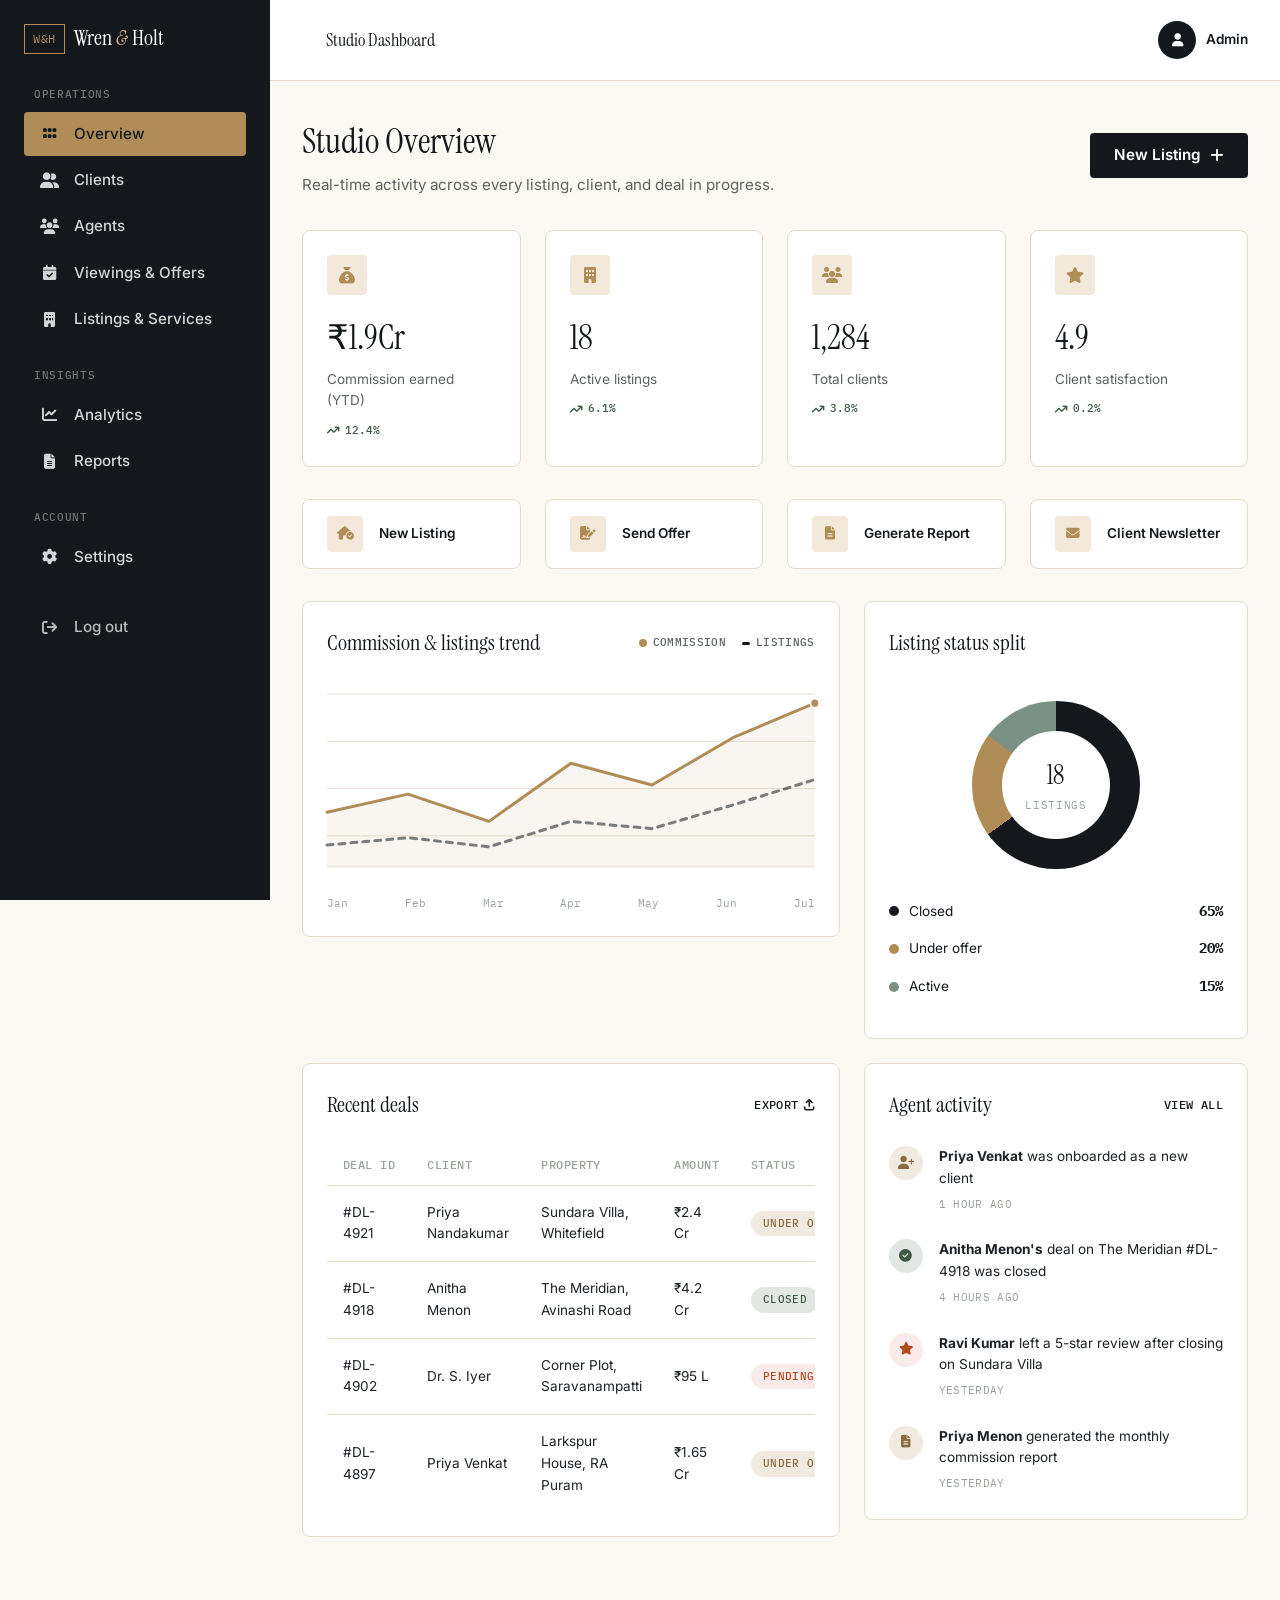
<file: admin.html>
<!DOCTYPE html>
<html lang="en">
<head>
    <meta charset="UTF-8" />
    <meta name="viewport" content="width=device-width, initial-scale=1.0" />
    <link rel="stylesheet" href="https://cdnjs.cloudflare.com/ajax/libs/font-awesome/6.7.2/css/all.min.css" />
    <link href="https://fonts.googleapis.com/css2?family=Instrument+Serif:ital@0;1&family=Inter:wght@400;500;600;700;800&family=IBM+Plex+Mono:wght@400;500;600&display=swap" rel="stylesheet" />
    <title>Studio Dashboard — Wren &amp; Holt Property Studio</title>
    <style>
/* =========================================================
   WREN & HOLT STUDIO DASHBOARD — DESIGN SYSTEM / TOKENS
   (editorial real estate brand: ink + brass + sage)
========================================================= */

:root {
  /* ---- Brand colors (matches Wren & Holt site palette) ---- */
  --primary: #14181C;        /* ink — sidebar bg, headings, dark text */
  --primary-dark: #0A0D10;   /* deeper ink for hovers/gradients */
  --secondary: #B08D57;      /* brass — CTAs, active nav, accents */
  --accent: #7C9186;         /* sage — tertiary chart/legend color */

  /* ---- Neutrals ---- */
  --white: #ffffff;
  --text-primary: #1E2226;
  --text-secondary: #5C6360;
  --text-light: #9AA29C;
  --border: #E3DCC9;
  --bg-body: #FBF9F4;
  --bg-section: #F3E9DA;

  /* ---- Shadows ---- */
  --shadow-sm: 0 4px 10px rgba(20, 24, 28, 0.06);
  --shadow-md: 0 12px 30px rgba(20, 24, 28, 0.10);
  --shadow-lg: 0 25px 60px rgba(20, 24, 28, 0.18);

  /* ---- Radius ---- */
  --radius-sm: 4px;
  --radius-md: 8px;
  --radius-full: 999px;

  /* ---- Spacing scale ---- */
  --space-xs: 6px;
  --space-sm: 10px;
  --space-md: 16px;
  --space-lg: 24px;
  --space-xl: 32px;
  --space-2xl: 48px;
  --space-3xl: 64px;

  /* ---- Typography scale ---- */
  --fs-xs: 0.85rem;
  --fs-sm: 0.95rem;
  --fs-md: 1.05rem;
  --fs-lg: 1.5rem;
  --fs-xl: 2rem;

  --fw-medium: 500;
  --fw-semibold: 600;
  --fw-bold: 700;
  --fw-extrabold: 800;

  --tracking-wide: 0.06em;
  --lh-body: 1.6;

  --font-primary: 'Instrument Serif', Georgia, serif;
  --font-secondary: 'Inter', -apple-system, BlinkMacSystemFont, sans-serif;
  --font-mono: 'IBM Plex Mono', monospace;

  --transition: all 0.25s ease;
}

/* =========================================================
   RESET / BASE
========================================================= */
* { box-sizing: border-box; margin: 0; padding: 0; }
html { scroll-behavior: smooth; }
body {
  font-family: var(--font-secondary);
  color: var(--text-primary);
  line-height: var(--lh-body);
  -webkit-font-smoothing: antialiased;
}
img { max-width: 100%; display: block; }
a { text-decoration: none; color: inherit; }
ul { list-style: none; }
button { font-family: inherit; cursor: pointer; border: none; background: none; }
input, select, textarea { font-family: inherit; }

::-webkit-scrollbar { width: 8px; height: 8px; }
::-webkit-scrollbar-thumb { background: rgba(176, 141, 87, 0.35); border-radius: 8px; }
::-webkit-scrollbar-track { background: transparent; }

/* =========================================================
   SIDEBAR BRAND LOCKUP (Wren & Holt logo)
========================================================= */

.logo{
    display: flex;
    align-items: center;
    gap: .6em;
    text-decoration: none;
}
.logo-mark{
    font-family: var(--font-mono);
    font-size: .72rem;
    letter-spacing: .05em;
    color: var(--secondary);
    border: 1px solid var(--secondary);
    padding: 5px 8px;
    flex-shrink: 0;
}
.logo-text{
    font-family: var(--font-primary);
    font-weight: 400;
    font-size: 1.35rem;
    color: var(--white);
    line-height: 1.1;
}
.logo-text em{
    font-style: italic;
    color: #D3B487;
}

/* ========== DASHBOARD SHELL ========== */

.dashboard-body{
    background: var(--bg-body);
}

.dash-shell{
    display: flex;
    min-height: 100vh;
}

/* ========== SIDEBAR ========== */

.sidebar{
    width: 270px;
    height: 100vh;
    flex-shrink: 0;
    background: var(--primary);
    position: sticky;
    top: 0;
    display: flex;
    flex-direction: column;
    padding: var(--space-lg) var(--space-lg) var(--space-xl);
    z-index: 200;
    transition: var(--transition);
}

.sidebar-top{
    display: flex;
    align-items: center;
    justify-content: space-between;
    margin-bottom: var(--space-xl);
}
.sidebar-close{
    display: none;
    background: none;
    border: none;
    color: var(--white);
    font-size: var(--fs-lg);
    cursor: pointer;
}

.sidebar-user{
    display: none;
    align-items: center;
    gap: var(--space-md);
    padding: var(--space-md);
    background: rgba(255,255,255,.06);
    border-radius: var(--radius-md);
    margin-bottom: var(--space-xl);
}
.sidebar-avatar{
    width: 42px;
    height: 42px;
    border-radius: var(--radius-full);
    background: var(--secondary);
    color: var(--primary);
    display: flex;
    align-items: center;
    justify-content: center;
    font-family: var(--font-primary);
    font-weight: var(--fw-bold);
    font-size: var(--fs-sm);
    flex-shrink: 0;
}
.sidebar-user-name{
    color: var(--white);
    font-family: var(--font-secondary);
    font-weight: var(--fw-semibold);
    font-size: var(--fs-sm);
}
.sidebar-user-email{
    color: rgba(255,255,255,.55);
    font-size: .78rem;
    font-family: var(--font-mono);
    overflow: hidden;
    text-overflow: ellipsis;
    white-space: nowrap;
}

.sidebar-nav{
    display: flex;
    flex-direction: column;
    gap: 2px;
    overflow-y: auto;
}
.nav-label{
    color: rgba(255, 255, 255, .4);
    font-family: var(--font-mono);
    font-size: .68rem;
    font-weight: var(--fw-medium);
    text-transform: uppercase;
    letter-spacing: var(--tracking-wide);
    margin: var(--space-lg) 0 var(--space-xs) var(--space-sm);
}
.nav-label:first-child{ margin-top: 0; }

.nav-link{
    display: flex;
    align-items: center;
    gap: var(--space-md);
    color: rgba(255, 255, 255, .82);
    text-decoration: none;
    font-family: var(--font-secondary);
    font-weight: var(--fw-medium);
    font-size: var(--fs-sm);
    padding: var(--space-sm) var(--space-md);
    border-radius: var(--radius-sm);
    position: relative;
    transition: var(--transition);
}
.nav-link i{
    width: 18px;
    text-align: center;
    font-size: .95rem;
}
.nav-link:hover{
    background: rgba(255,255,255,.08);
    color: var(--white);
}
.nav-link.active{
    background: var(--secondary);
    color: var(--primary);
}
.nav-link-danger{
    margin-top: var(--space-lg);
    color: rgba(255,255,255,.7);
}
.nav-link-danger:hover{
    background: rgba(198,57,46,.18);
    color: #ffb3ab;
}

.sidebar-overlay{
    display: none;
    position: fixed;
    inset: 0;
    background: rgba(20,24,28,.5);
    z-index: 190;
}

/* ========== MAIN ========== */

.dash-main{
    flex: 1;
    min-width: 0;
    display: flex;
    flex-direction: column;
}

.topbar{
    position: sticky;
    top: 0;
    z-index: 100;
    background: var(--white);
    border-bottom: 1px solid var(--border);
    display: flex;
    align-items: center;
    gap: var(--space-lg);
    padding: var(--space-md) var(--space-xl);
}

.menu-toggle{
    display: none;
    background: none;
    border: none;
    color: var(--primary);
    font-size: var(--fs-lg);
    cursor: pointer;
}

.topbar-search{
    flex: 1;
    display: flex;
    align-items: center;
    gap: var(--space-sm);
    padding: var(--space-sm) var(--space-lg);
    color: var(--primary);
    font-family: var(--font-primary);
    font-weight: 400;
    font-size: 1.1rem;
}
.topbar-search input{
    border: none;
    outline: none;
    background: transparent;
    font-family: var(--font-secondary);
    font-size: var(--fs-sm);
    color: var(--primary);
    width: 100%;
}

.topbar-actions{
    margin-left: auto;
    display: flex;
    align-items: center;
    gap: var(--space-lg);
}

.icon-btn{
    display: flex;
    position: relative;
    width: 40px;
    height: 40px;
    border-radius: var(--radius-full);
    border: 1px solid var(--border);
    background: var(--white);
    color: var(--primary);
    cursor: pointer;
    align-items: center;
    justify-content: center;
    transition: var(--transition);
}
.icon-btn:hover{
    background: var(--bg-section);
}
.notif-dot{
    position: absolute;
    top: 8px;
    right: 9px;
    width: 7px;
    height: 7px;
    border-radius: 50%;
    background: var(--secondary);
}

.topbar-user{
    display: flex;
    align-items: center;
    gap: var(--space-sm);
    cursor: pointer;
}
.topbar-avatar{
    width: 38px;
    height: 38px;
    border-radius: var(--radius-full);
    background: var(--primary);
    color: var(--white);
    display: flex;
    align-items: center;
    justify-content: center;
    font-family: var(--font-primary);
    font-weight: var(--fw-bold);
    font-size: .82rem;
}
.topbar-user-name{
    font-family: var(--font-secondary);
    font-weight: var(--fw-semibold);
    font-size: var(--fs-xs);
    color: var(--primary);
}
.topbar-user-email{
    font-family: var(--font-mono);
    font-size: .72rem;
    color: var(--text-light);
}
.topbar-user > i{
    display: none;
    color: var(--text-light);
    font-size: .75rem;
}

/* ========== SECTIONS ========== */

.dash-section{
    display: none;
    padding: var(--space-xl) var(--space-xl) var(--space-3xl);
    animation: fadeSlideIn .4s ease;
}
.dash-section.active{
    display: block;
}

@keyframes fadeSlideIn{
    from{ opacity: 0; transform: translateY(12px); }
    to{ opacity: 1; transform: translateY(0); }
}

.section-head{
    display: flex;
    align-items: center;
    justify-content: space-between;
    gap: var(--space-lg);
    flex-wrap: wrap;
    margin-bottom: var(--space-xl);
}
.section-head h1{
    font-family: var(--font-primary);
    font-size: 2.2rem;
    color: var(--primary);
    font-weight: 400;
}
.section-sub{
    font-family: var(--font-secondary);
    color: var(--text-secondary);
    font-size: var(--fs-sm);
    margin-top: 4px;
}

.btn-primary{
    display: inline-flex;
    align-items: center;
    gap: var(--space-sm);
    background: var(--primary);
    color: var(--white);
    font-weight: var(--fw-semibold);
    font-size: var(--fs-sm);
    text-decoration: none;
    padding: var(--space-sm) var(--space-lg);
    border-radius: var(--radius-sm);
    border: none;
    cursor: pointer;
    transition: var(--transition);
}
.btn-primary:hover{
    background: var(--secondary);
    color: var(--primary);
    transform: translateY(-2px);
}

/* ========== KPI CARDS ========== */

.kpi-grid{
    display: grid;
    grid-template-columns: repeat(4, 1fr);
    gap: var(--space-lg);
    margin-bottom: var(--space-xl);
}
.kpi-card{
    background: var(--white);
    border: 1px solid var(--border);
    border-radius: var(--radius-md);
    padding: var(--space-lg);
    transition: var(--transition);
    animation: fadeSlideIn .5s ease backwards;
}
.kpi-card:nth-child(2){ animation-delay: .05s; }
.kpi-card:nth-child(3){ animation-delay: .1s; }
.kpi-card:nth-child(4){ animation-delay: .15s; }
.kpi-card:hover{
    box-shadow: var(--shadow-md);
    transform: translateY(-4px);
}
.kpi-icon{
    width: 40px;
    height: 40px;
    border-radius: var(--radius-sm);
    background: var(--bg-section);
    color: var(--secondary);
    display: flex;
    align-items: center;
    justify-content: center;
    margin-bottom: var(--space-md);
}
.kpi-card h3{
    font-family: var(--font-primary);
    font-size: 2.1rem;
    color: var(--primary);
    font-weight: 400;
}
.kpi-card p{
    font-family: var(--font-secondary);
    color: var(--text-secondary);
    font-size: var(--fs-xs);
    margin-top: 4px;
}
.kpi-trend{
    display: inline-flex;
    align-items: center;
    gap: 5px;
    margin-top: var(--space-sm);
    font-family: var(--font-mono);
    font-weight: var(--fw-medium);
    font-size: .7rem;
}
.kpi-trend-up{ color: #3F5945; }
.kpi-trend-down{ color: #b3491f; }

/* ========== PANEL / TABLE ========== */

.panel{
    background: var(--white);
    border: 1px solid var(--border);
    border-radius: var(--radius-md);
    padding: var(--space-lg);
    min-width: 0;
}
.panel-head{
    display: flex;
    align-items: center;
    justify-content: space-between;
    gap: var(--space-md);
    flex-wrap: wrap;
    margin-bottom: var(--space-lg);
}
.panel-head h2{
    font-family: var(--font-primary);
    font-size: 1.35rem;
    color: var(--primary);
    font-weight: 400;
}
.panel-head-actions{
    display: flex;
    align-items: center;
    gap: var(--space-md);
}
.link-read{
    font-family: var(--font-mono);
    color: var(--primary);
    font-weight: var(--fw-medium);
    font-size: .74rem;
    text-decoration: none;
    display: inline-flex;
    align-items: center;
    gap: 6px;
    text-transform: uppercase;
    letter-spacing: .03em;
}
.link-read:hover{ color: var(--secondary); }

.table-wrap{ overflow-x: auto; -webkit-overflow-scrolling: touch; }
table{
    width: 100%;
    border-collapse: collapse;
    font-family: var(--font-secondary);
    font-size: var(--fs-xs);
    min-width: 560px;
}
thead th{
    text-align: left;
    color: var(--text-light);
    font-family: var(--font-mono);
    font-weight: var(--fw-medium);
    font-size: .72rem;
    text-transform: uppercase;
    letter-spacing: .04em;
    padding: var(--space-sm) var(--space-md);
    border-bottom: 1px solid var(--border);
    white-space: nowrap;
}
tbody td{
    padding: var(--space-md);
    color: var(--text-primary);
    border-bottom: 1px solid var(--border);
}
tbody tr:last-child td{ border-bottom: none; }
tbody tr{ transition: var(--transition); }
tbody tr:hover{ background: var(--bg-body); }

.status{
    display: inline-block;
    padding: 4px 12px;
    border-radius: var(--radius-full);
    font-weight: var(--fw-medium);
    font-family: var(--font-mono);
    font-size: .68rem;
    text-transform: uppercase;
    letter-spacing: .03em;
    white-space: nowrap;
}
.status-transit{ background: rgba(176,141,87,.18); color: #8A6B3D; }
.status-delivered{ background: rgba(124,145,134,.22); color: #3F5945; }
.status-pending{ background: rgba(198,57,46,.1); color: #b3491f; }

/* ========== TEAM (dashboard view) ========== */

.team-dash-grid{
    display: grid;
    grid-template-columns: repeat(4, 1fr);
    gap: var(--space-lg);
}
.team-dash-card{
    background: var(--white);
    border: 1px solid var(--border);
    border-radius: var(--radius-md);
    padding: var(--space-xl) var(--space-lg);
    text-align: center;
    transition: var(--transition);
}
.team-dash-card:hover{
    box-shadow: var(--shadow-md);
    transform: translateY(-4px);
}
.team-dash-avatar{
    width: 56px;
    height: 56px;
    border-radius: var(--radius-full);
    background: var(--primary);
    color: var(--white);
    display: flex;
    align-items: center;
    justify-content: center;
    font-family: var(--font-primary);
    font-weight: 400;
    font-size: 1.1rem;
    margin: 0 auto var(--space-md);
}
.team-dash-card h3{
    font-family: var(--font-primary);
    color: var(--primary);
    font-size: 1.15rem;
    font-weight: 400;
}
.team-dash-card p{
    font-family: var(--font-mono);
    color: var(--text-secondary);
    font-size: .72rem;
    margin: 6px 0 var(--space-md);
    text-transform: uppercase;
    letter-spacing: .03em;
}

/* ========== BADGES ========== */

.role-badge{
    display: inline-block;
    padding: 4px 12px;
    border-radius: var(--radius-full);
    font-weight: var(--fw-medium);
    font-size: .68rem;
    font-family: var(--font-mono);
    text-transform: uppercase;
    letter-spacing: .03em;
}
.role-admin{ background: rgba(176,141,87,.16); color: #8A6B3D; }
.role-customer{ background: rgba(92,99,96,.1); color: var(--text-secondary); }

.sidebar-user .role-badge{
    margin-left: auto;
    flex-shrink: 0;
}

/* ========== CONTENT GRID (2-col panel layout) ========== */

.content-grid{
    display: grid;
    width: 100%;
    grid-template-columns: 1.4fr 1fr;
    gap: var(--space-lg);
    align-items: start;
    margin-bottom: var(--space-lg);
}

/* ========== QUICK ACTIONS ========== */

.quick-actions{
    display: grid;
    grid-template-columns: repeat(4, 1fr);
    gap: var(--space-lg);
    margin-bottom: var(--space-xl);
}
.quick-action{
    display: flex;
    align-items: center;
    gap: var(--space-md);
    background: var(--white);
    border: 1px solid var(--border);
    border-radius: var(--radius-md);
    padding: var(--space-md) var(--space-lg);
    text-decoration: none;
    color: var(--primary);
    font-family: var(--font-secondary);
    font-weight: var(--fw-semibold);
    font-size: var(--fs-xs);
    transition: var(--transition);
}
.quick-action:hover{
    border-color: var(--secondary);
    box-shadow: var(--shadow-sm);
    transform: translateY(-3px);
}
.quick-action-icon{
    width: 36px;
    height: 36px;
    border-radius: var(--radius-sm);
    background: var(--bg-section);
    color: var(--secondary);
    display: flex;
    align-items: center;
    justify-content: center;
    flex-shrink: 0;
}

/* ========== ACTIVITY FEED ========== */

.activity-feed{
    list-style: none;
    display: flex;
    flex-direction: column;
    gap: var(--space-lg);
}
.activity-item{
    display: flex;
    gap: var(--space-md);
    align-items: flex-start;
}
.activity-item p{
    font-family: var(--font-secondary);
    font-size: var(--fs-xs);
    color: var(--text-primary);
    line-height: var(--lh-body);
}
.activity-time{
    font-size: .68rem;
    color: var(--text-light);
    font-family: var(--font-mono);
    text-transform: uppercase;
    letter-spacing: .03em;
}
.activity-icon{
    width: 34px;
    height: 34px;
    border-radius: 50%;
    display: flex;
    align-items: center;
    justify-content: center;
    flex-shrink: 0;
    font-size: .8rem;
}
.activity-icon-transit{ background: rgba(176,141,87,.18); color: #8A6B3D; }
.activity-icon-delivered{ background: rgba(124,145,134,.22); color: #3F5945; }
.activity-icon-pending{ background: rgba(198,57,46,.1); color: #b3491f; }

/* ========== EXTRA KPI + filter tabs ========== */

.kpi-grid-3{ grid-template-columns: repeat(3, 1fr); }

.filter-tabs{
    display: flex;
    gap: var(--space-sm);
    flex-wrap: wrap;
    margin-bottom: var(--space-lg);
    overflow-x: auto;
    -webkit-overflow-scrolling: touch;
    padding-bottom: 2px;
}
.filter-tab{
    background: var(--white);
    border: 1px solid var(--border);
    color: var(--text-secondary);
    font-family: var(--font-mono);
    font-weight: var(--fw-medium);
    font-size: .72rem;
    text-transform: uppercase;
    letter-spacing: .03em;
    padding: var(--space-xs) var(--space-lg);
    border-radius: var(--radius-full);
    cursor: pointer;
    transition: var(--transition);
    white-space: nowrap;
    flex-shrink: 0;
}
.filter-tab:hover{ border-color: var(--secondary); color: var(--secondary); }
.filter-tab.active{ background: var(--primary); border-color: var(--primary); color: var(--white); }

/* ========== BAR CHART ========== */

.bar-chart{
    display: flex;
    align-items: flex-end;
    gap: var(--space-lg);
    height: 200px;
    padding-top: var(--space-lg);
}
.bar-col{
    flex: 1;
    display: flex;
    flex-direction: column;
    align-items: center;
    height: 100%;
    justify-content: flex-end;
    gap: var(--space-sm);
}
.bar{
    width: 100%;
    max-width: 34px;
    height: var(--h, 40%);
    background: var(--bg-section);
    border-radius: 3px 3px 0 0;
    transition: var(--transition);
    animation: growUp .6s ease backwards;
}
.bar-current{ background: var(--secondary); }
.bar-col label{
    font-family: var(--font-mono);
    font-size: .7rem;
    color: var(--text-light);
}
@keyframes growUp{
    from{ transform: scaleY(0); transform-origin: bottom; }
    to{ transform: scaleY(1); transform-origin: bottom; }
}

/* ========== LEGEND ========== */

.legend-list{
    list-style: none;
    display: flex;
    flex-direction: column;
    gap: var(--space-md);
    margin-bottom: var(--space-lg);
    font-family: var(--font-secondary);
    font-size: var(--fs-xs);
    color: var(--primary);
}
.legend-list li{
    display: flex;
    align-items: center;
    gap: var(--space-sm);
}
.legend-list li strong{ margin-left: auto; font-family: var(--font-mono); }
.legend-dot{
    width: 10px;
    height: 10px;
    border-radius: 50%;
    background: var(--c);
    flex-shrink: 0;
}
.legend-bar{
    display: flex;
    height: 10px;
    border-radius: var(--radius-full);
    overflow: hidden;
}
.legend-bar span{
    width: var(--w);
    background: var(--c);
}

/* ========== OVERVIEW CHARTS (line + donut) ========== */

.overview-charts{
    margin-top: var(--space-lg);
}

.chart-legend-inline{
    display: inline-flex;
    align-items: center;
    gap: 6px;
    font-family: var(--font-mono);
    font-weight: var(--fw-medium);
    font-size: .7rem;
    color: var(--text-secondary);
    text-transform: uppercase;
    letter-spacing: .03em;
}
.dot-swatch{
    width: 8px;
    height: 8px;
    border-radius: 50%;
    background: var(--c);
    flex-shrink: 0;
}
.dot-swatch-line{
    border-radius: 2px;
    height: 3px;
}

.line-chart-wrap{
    width: 100%;
}
.line-chart{
    width: 100%;
    height: 200px;
    display: block;
    overflow: visible;
}
.line-chart-grid line{
    stroke: var(--border);
    stroke-width: 1;
}
.line-chart-area{
    fill: rgba(176,141,87,.08);
    stroke: none;
}
.line-chart-path{
    fill: none;
    stroke-width: 3;
    stroke-linecap: round;
    stroke-linejoin: round;
    vector-effect: non-scaling-stroke;
}
.line-chart-path-revenue{
    stroke: var(--secondary);
}
.line-chart-path-orders{
    stroke: var(--primary);
    stroke-dasharray: 6 6;
    opacity: .55;
}
.line-chart-dots circle{
    fill: var(--secondary);
    stroke: var(--white);
    stroke-width: 2;
}
.line-chart-labels{
    display: flex;
    justify-content: space-between;
    margin-top: var(--space-sm);
    font-family: var(--font-mono);
    font-size: .7rem;
    color: var(--text-light);
}

.donut-wrap{
    display: flex;
    align-items: center;
    gap: var(--space-xl);
    flex-wrap: wrap;
    justify-content: center;
    padding: var(--space-md) 0;
}
.donut-chart{
    --p1: 65;
    --p2: 20;
    --p3: 15;
    position: relative;
    width: 168px;
    height: 168px;
    border-radius: 50%;
    flex-shrink: 0;
    background: conic-gradient(
        var(--primary) 0% calc(var(--p1) * 1%),
        var(--secondary) calc(var(--p1) * 1%) calc((var(--p1) + var(--p2)) * 1%),
        var(--accent) calc((var(--p1) + var(--p2)) * 1%) 100%
    );
    display: flex;
    align-items: center;
    justify-content: center;
    animation: donutIn .7s ease backwards;
}
@keyframes donutIn{
    from{ opacity: 0; transform: scale(.85) rotate(-30deg); }
    to{ opacity: 1; transform: scale(1) rotate(0); }
}
.donut-center{
    width: 108px;
    height: 108px;
    border-radius: 50%;
    background: var(--white);
    display: flex;
    flex-direction: column;
    align-items: center;
    justify-content: center;
    text-align: center;
}
.donut-center strong{
    font-family: var(--font-primary);
    font-size: 1.6rem;
    color: var(--primary);
    font-weight: 400;
}
.donut-center span{
    font-family: var(--font-mono);
    font-size: .66rem;
    color: var(--text-light);
    text-transform: uppercase;
    letter-spacing: var(--tracking-wide);
}
.donut-legend{
    margin-bottom: 0;
    min-width: 140px;
    flex: 1;
}

/* ========== SETTINGS FORM ========== */

.form-grid{
    display: grid;
    grid-template-columns: 1fr 1fr;
    gap: var(--space-lg);
    margin-bottom: var(--space-xl);
}
.settings-form .field{
    display: flex;
    flex-direction: column;
    gap: var(--space-xs);
}
.settings-form label{
    font-family: var(--font-mono);
    font-weight: var(--fw-medium);
    font-size: .74rem;
    color: var(--primary);
    text-transform: uppercase;
    letter-spacing: .03em;
}
.settings-form input{
    padding: var(--space-sm) var(--space-md);
    border: 1px solid var(--border);
    border-radius: var(--radius-sm);
    background: var(--bg-body);
    font-family: var(--font-secondary);
    font-size: var(--fs-sm);
    color: var(--primary);
    width: 100%;
}
.settings-form input:focus{ outline: 2px solid var(--secondary); background: var(--white); }
.settings-form input:disabled{ color: var(--text-light); cursor: not-allowed; }

.toggle-row{
    display: flex;
    align-items: center;
    justify-content: space-between;
    gap: var(--space-lg);
    padding: var(--space-md) 0;
    border-bottom: 1px solid var(--border);
}
.toggle-row:last-child{ border-bottom: none; }
.toggle-title{
    font-family: var(--font-secondary);
    font-weight: var(--fw-semibold);
    font-size: var(--fs-xs);
    color: var(--primary);
}
.toggle-sub{
    font-family: var(--font-secondary);
    font-size: .74rem;
    color: var(--text-light);
    margin-top: 2px;
}

.switch{
    position: relative;
    display: inline-block;
    width: 42px;
    height: 24px;
    flex-shrink: 0;
}
.switch input{ opacity: 0; width: 0; height: 0; }
.slider{
    position: absolute;
    inset: 0;
    background: var(--border);
    border-radius: var(--radius-full);
    cursor: pointer;
    transition: var(--transition);
}
.slider::before{
    content: "";
    position: absolute;
    width: 18px;
    height: 18px;
    left: 3px;
    top: 3px;
    background: var(--white);
    border-radius: 50%;
    transition: var(--transition);
}
.switch input:checked + .slider{ background: var(--secondary); }
.switch input:checked + .slider::before{ transform: translateX(18px); }

/* ========== EMPTY STATE ========== */

.empty-state{
    text-align: center;
    padding: var(--space-3xl) var(--space-lg);
}
.empty-state i{
    font-size: 2rem;
    color: var(--border);
    margin-bottom: var(--space-md);
}
.empty-state p{
    font-family: var(--font-secondary);
    color: var(--text-secondary);
    margin-bottom: var(--space-lg);
}

/* ========================================================= */
/* ========== RESPONSIVE (mobile-first overrides) ========== */
/* ========================================================= */

@media (max-width: 1200px){
    .sidebar{ width: 232px; }
}

@media (max-width: 1024px){
    .kpi-grid{ grid-template-columns: repeat(2, 1fr); }
    .team-dash-grid{ grid-template-columns: repeat(2, 1fr); }
    .content-grid{ grid-template-columns: 1fr; }
    .quick-actions{ grid-template-columns: repeat(2, 1fr); }
    .kpi-grid-3{ grid-template-columns: 1fr 1fr; }
    .form-grid{ grid-template-columns: 1fr; }
    .donut-wrap{ justify-content: flex-start; }
}

@media (max-width: 900px){
    .sidebar{
        position: fixed;
        left: 0;
        top: 0;
        height: 100vh;
        width: min(280px, 82vw);
        transform: translateX(-100%);
        box-shadow: var(--shadow-lg);
    }
    .sidebar.open{
        transform: translateX(0);
    }
    .sidebar-close{ display: block; }
    .sidebar-overlay.show{ display: block; }
    .menu-toggle{ display: flex; align-items: center; justify-content: center; }
    .topbar-search{ display: none; }
    .topbar{ gap: var(--space-md); }
}

@media (max-width: 640px){
    .kpi-grid{ grid-template-columns: 1fr 1fr; gap: var(--space-md); }
    .kpi-card{ padding: var(--space-md); }
    .kpi-card h3{ font-size: 1.7rem; }
    .team-dash-grid{ grid-template-columns: 1fr; }
    .kpi-grid-3{ grid-template-columns: 1fr; }
    .section-head{ flex-direction: column; align-items: flex-start; }
    .section-head .btn-primary{ width: 100%; justify-content: center; }
    .topbar{ padding: var(--space-md); }
    .dash-section{ padding: var(--space-lg) var(--space-md) var(--space-2xl); }
    .quick-actions{ grid-template-columns: 1fr 1fr; gap: var(--space-sm); }
    .quick-action{ padding: var(--space-sm) var(--space-md); font-size: .72rem; }
    .quick-action-icon{ width: 30px; height: 30px; }
    .panel{ padding: var(--space-md); }
    .panel-head{ margin-bottom: var(--space-md); }
    .bar-chart{ height: 160px; gap: var(--space-sm); }
    .line-chart{ height: 160px; }
    .donut-wrap{ flex-direction: column; align-items: center; text-align: center; gap: var(--space-lg); }
    .donut-chart{ width: 140px; height: 140px; }
    .donut-center{ width: 92px; height: 92px; }
    .donut-legend{ width: 100%; }
    .topbar-user-text{ font-size: .5rem; }
    .topbar-user > i{ display: none; }
    .icon-btn{ width: 36px; height: 36px; }
}

@media (max-width: 400px){
    .kpi-grid{ grid-template-columns: 1fr; }
    .quick-actions{ grid-template-columns: 1fr; }
    .panel-head{ flex-direction: column; align-items: flex-start; gap: var(--space-sm); }
    .panel-head-actions{ gap: var(--space-sm); }
}

@media (prefers-reduced-motion: reduce){
    *{
        animation-duration: 0.001ms !important;
        animation-iteration-count: 1 !important;
        transition-duration: 0.001ms !important;
    }
}

    </style>
</head>
<body class="dashboard-body">

    <div class="dash-shell">

        <!-- ============ SIDEBAR ============ -->
        <aside class="sidebar" id="sidebar">
            <div class="sidebar-top">
                <a href="index.html" class="logo">
                    <span class="logo-mark">W&amp;H</span>
                    <span class="logo-text">Wren <em>&amp;</em> Holt</span>
                </a>
                <button class="sidebar-close" id="sidebarClose" aria-label="Close menu"><i class="fa-solid fa-xmark"></i></button>
            </div>

            <div class="sidebar-user">
                <div class="sidebar-avatar">HK</div>
                <div>
                    <p class="sidebar-user-name">Hari Krishnan</p>
                    <p class="sidebar-user-email">hari@wrenandholt.example</p>
                </div>
            </div>

            <nav class="sidebar-nav">
                <p class="nav-label">Operations</p>
                <a href="#overview" class="nav-link active" data-section="overview">
                    <i class="fa-solid fa-grip"></i> Overview
                </a>
                <a href="#clients" class="nav-link" data-section="clients">
                    <i class="fa-solid fa-user-group"></i> Clients
                </a>
                <a href="#staff" class="nav-link" data-section="staff">
                    <i class="fa-solid fa-users"></i> Agents
                </a>
                <a href="#requests" class="nav-link" data-section="requests">
                    <i class="fa-solid fa-calendar-check"></i> Viewings &amp; Offers
                </a>
                <a href="#departments" class="nav-link" data-section="departments">
                    <i class="fa-solid fa-building"></i> Listings &amp; Services
                </a>

                <p class="nav-label">Insights</p>
                <a href="#analytics" class="nav-link" data-section="analytics">
                    <i class="fa-solid fa-chart-line"></i> Analytics
                </a>
                <a href="#reports" class="nav-link" data-section="reports">
                    <i class="fa-solid fa-file-lines"></i> Reports
                </a>

                <p class="nav-label">Account</p>
                <a href="#settings" class="nav-link" data-section="settings">
                    <i class="fa-solid fa-gear"></i> Settings
                </a>
                <a href="./login.html" class="nav-link nav-link-danger">
                    <i class="fa-solid fa-arrow-right-from-bracket"></i> Log out
                </a>
            </nav>
        </aside>

        <div class="sidebar-overlay" id="sidebarOverlay"></div>

        <!-- ============ MAIN ============ -->
        <div class="dash-main">

            <header class="topbar">
                <button class="menu-toggle" id="menuToggle" aria-label="Open menu">
                    <i class="fa-solid fa-bars"></i>
                </button>

                <div class="topbar-search">
                  Studio Dashboard
                </div>

                <div class="topbar-actions">

                    <div class="topbar-user">
                        <div class="topbar-avatar"><i class="fa-solid fa-user"></i></div>
                        <div class="topbar-user-text">
                            <p class="topbar-user-name">Admin</p>
                            <p class="topbar-user-email"><span id="dashboardEmail"></span></p>
                        </div>
                        <i class="fa-solid fa-chevron-down"></i>
                    </div>
                </div>
            </header>

            <!-- ============ OVERVIEW ============ -->
            <section class="dash-section active" id="overview">
                <div class="section-head">
                    <div>
                        <h1>Studio Overview</h1>
                        <p class="section-sub">Real-time activity across every listing, client, and deal in progress.</p>
                    </div>
                    <a href="./404.html" class="btn-primary">New Listing <i class="fa-solid fa-plus"></i></a>
                </div>

                <div class="kpi-grid">
                    <div class="kpi-card">
                        <span class="kpi-icon"><i class="fa-solid fa-sack-dollar"></i></span>
                        <h3>₹1.9Cr</h3>
                        <p>Commission earned (YTD)</p>
                        <span class="kpi-trend kpi-trend-up"><i class="fa-solid fa-arrow-trend-up"></i> 12.4%</span>
                    </div>
                    <div class="kpi-card">
                        <span class="kpi-icon"><i class="fa-solid fa-building"></i></span>
                        <h3>18</h3>
                        <p>Active listings</p>
                        <span class="kpi-trend kpi-trend-up"><i class="fa-solid fa-arrow-trend-up"></i> 6.1%</span>
                    </div>
                    <div class="kpi-card">
                        <span class="kpi-icon"><i class="fa-solid fa-users"></i></span>
                        <h3>1,284</h3>
                        <p>Total clients</p>
                        <span class="kpi-trend kpi-trend-up"><i class="fa-solid fa-arrow-trend-up"></i> 3.8%</span>
                    </div>
                    <div class="kpi-card">
                        <span class="kpi-icon"><i class="fa-solid fa-star"></i></span>
                        <h3>4.9</h3>
                        <p>Client satisfaction</p>
                        <span class="kpi-trend kpi-trend-up"><i class="fa-solid fa-arrow-trend-up"></i> 0.2%</span>
                    </div>
                </div>

                <div class="quick-actions">
                    <a href="./404.html" class="quick-action">
                        <span class="quick-action-icon"><i class="fa-solid fa-house-circle-check"></i></span>
                        New Listing
                    </a>
                    <a href="./404.html" class="quick-action">
                        <span class="quick-action-icon"><i class="fa-solid fa-file-signature"></i></span>
                        Send Offer
                    </a>
                    <a href="./404.html" class="quick-action">
                        <span class="quick-action-icon"><i class="fa-solid fa-file-lines"></i></span>
                        Generate Report
                    </a>
                    <a href="./404.html" class="quick-action">
                        <span class="quick-action-icon"><i class="fa-solid fa-envelope"></i></span>
                        Client Newsletter
                    </a>
                </div>

                <!-- ===== Overview charts row ===== -->
                <div class="content-grid overview-charts">
                    <div class="panel">
                        <div class="panel-head">
                            <h2>Commission &amp; listings trend</h2>
                            <div class="panel-head-actions">
                                <span class="chart-legend-inline"><span class="dot-swatch" style="--c:var(--secondary)"></span>Commission</span>
                                <span class="chart-legend-inline"><span class="dot-swatch dot-swatch-line" style="--c:var(--primary)"></span>Listings</span>
                            </div>
                        </div>
                        <div class="line-chart-wrap">
                            <svg class="line-chart" viewBox="0 0 560 220" preserveAspectRatio="none" role="img" aria-label="Commission earned and active listings trend over the last 7 months">
                                <g class="line-chart-grid">
                                    <line x1="0" y1="10" x2="560" y2="10"></line>
                                    <line x1="0" y1="62" x2="560" y2="62"></line>
                                    <line x1="0" y1="114" x2="560" y2="114"></line>
                                    <line x1="0" y1="166" x2="560" y2="166"></line>
                                    <line x1="0" y1="200" x2="560" y2="200"></line>
                                </g>
                                <polygon class="line-chart-area" points="0,140 93,120 186,150 280,86 373,110 466,58 560,20 560,200 0,200"></polygon>
                                <polyline class="line-chart-path line-chart-path-revenue" points="0,140 93,120 186,150 280,86 373,110 466,58 560,20"></polyline>
                                <polyline class="line-chart-path line-chart-path-orders" points="0,176 93,168 186,178 280,150 373,158 466,132 560,104"></polyline>
                                <g class="line-chart-dots">
                                    <circle cx="560" cy="20" r="5"></circle>
                                </g>
                            </svg>
                            <div class="line-chart-labels">
                                <span>Jan</span><span>Feb</span><span>Mar</span><span>Apr</span><span>May</span><span>Jun</span><span>Jul</span>
                            </div>
                        </div>
                    </div>

                    <div class="panel">
                        <div class="panel-head">
                            <h2>Listing status split</h2>
                        </div>
                        <div class="donut-wrap">
                            <div class="donut-chart" style="--p1:65; --p2:20; --p3:15;">
                                <div class="donut-center">
                                    <strong>18</strong>
                                    <span>listings</span>
                                </div>
                            </div>
                            <ul class="legend-list donut-legend">
                                <li><span class="legend-dot" style="--c:var(--primary)"></span> Closed <strong>65%</strong></li>
                                <li><span class="legend-dot" style="--c:var(--secondary)"></span> Under offer <strong>20%</strong></li>
                                <li><span class="legend-dot" style="--c:var(--accent)"></span> Active <strong>15%</strong></li>
                            </ul>
                        </div>
                    </div>
                </div>

                <div class="content-grid">
                    <div class="panel">
                        <div class="panel-head">
                            <h2>Recent deals</h2>
                            <a href="./404.html" class="link-read">Export <i class="fa-solid fa-arrow-up-from-bracket"></i></a>
                        </div>
                        <div class="table-wrap">
                            <table>
                                <thead>
                                    <tr><th>Deal ID</th><th>Client</th><th>Property</th><th>Amount</th><th>Status</th><th></th></tr>
                                </thead>
                                <tbody>
                                    <tr>
                                        <td>#DL-4921</td><td>Priya Nandakumar</td><td>Sundara Villa, Whitefield</td>
                                        <td>₹2.4 Cr</td>
                                        <td><span class="status status-transit">Under Offer</span></td>
                                        <td><a href="./404.html" class="link-read">View</a></td>
                                    </tr>
                                    <tr>
                                        <td>#DL-4918</td><td>Anitha Menon</td><td>The Meridian, Avinashi Road</td>
                                        <td>₹4.2 Cr</td>
                                        <td><span class="status status-delivered">Closed</span></td>
                                        <td><a href="./404.html" class="link-read">View</a></td>
                                    </tr>
                                    <tr>
                                        <td>#DL-4902</td><td>Dr. S. Iyer</td><td>Corner Plot, Saravanampatti</td>
                                        <td>₹95 L</td>
                                        <td><span class="status status-pending">Pending Offer</span></td>
                                        <td><a href="./404.html" class="link-read">View</a></td>
                                    </tr>
                                    <tr>
                                        <td>#DL-4897</td><td>Priya Venkat</td><td>Larkspur House, RA Puram</td>
                                        <td>₹1.65 Cr</td>
                                        <td><span class="status status-transit">Under Offer</span></td>
                                        <td><a href="./404.html" class="link-read">View</a></td>
                                    </tr>
                                </tbody>
                            </table>
                        </div>
                    </div>

                    <div class="panel">
                        <div class="panel-head">
                            <h2>Agent activity</h2>
                            <a href="./404.html" class="link-read">View all</a>
                        </div>
                        <ul class="activity-feed">
                            <li class="activity-item">
                                <span class="activity-icon activity-icon-transit"><i class="fa-solid fa-user-plus"></i></span>
                                <div>
                                    <p><strong>Priya Venkat</strong> was onboarded as a new client</p>
                                    <span class="activity-time">1 hour ago</span>
                                </div>
                            </li>
                            <li class="activity-item">
                                <span class="activity-icon activity-icon-delivered"><i class="fa-solid fa-circle-check"></i></span>
                                <div>
                                    <p><strong>Anitha Menon's</strong> deal on The Meridian #DL-4918 was closed</p>
                                    <span class="activity-time">4 hours ago</span>
                                </div>
                            </li>
                            <li class="activity-item">
                                <span class="activity-icon activity-icon-pending"><i class="fa-solid fa-star"></i></span>
                                <div>
                                    <p><strong>Ravi Kumar</strong> left a 5-star review after closing on Sundara Villa</p>
                                    <span class="activity-time">Yesterday</span>
                                </div>
                            </li>
                            <li class="activity-item">
                                <span class="activity-icon activity-icon-transit"><i class="fa-solid fa-file-lines"></i></span>
                                <div>
                                    <p><strong>Priya Menon</strong> generated the monthly commission report</p>
                                    <span class="activity-time">Yesterday</span>
                                </div>
                            </li>
                        </ul>
                    </div>
                </div>
            </section>

            <!-- ============ CLIENTS ============ -->
            <section class="dash-section" id="clients">
                <div class="section-head">
                    <div>
                        <h1>Clients</h1>
                        <p class="section-sub">All buyer and seller accounts across Wren &amp; Holt.</p>
                    </div>
                    <a href="./404.html" class="btn-primary">Add Client <i class="fa-solid fa-plus"></i></a>
                </div>

                <div class="kpi-grid kpi-grid-3">
                    <div class="kpi-card">
                        <span class="kpi-icon"><i class="fa-solid fa-users"></i></span>
                        <h3>1,284</h3>
                        <p>Total clients</p>
                    </div>
                    <div class="kpi-card">
                        <span class="kpi-icon"><i class="fa-solid fa-user-check"></i></span>
                        <h3>1,096</h3>
                        <p>Repeat clients</p>
                    </div>
                    <div class="kpi-card">
                        <span class="kpi-icon"><i class="fa-solid fa-user-clock"></i></span>
                        <h3>52</h3>
                        <p>New this week</p>
                    </div>
                </div>

                <div class="filter-tabs">
                    <button class="filter-tab active">All</button>
                    <button class="filter-tab">Buying</button>
                    <button class="filter-tab">Selling</button>
                    <button class="filter-tab">New This Month</button>
                </div>

                <div class="panel">
                    <div class="table-wrap">
                        <table>
                            <thead>
                                <tr><th>Name</th><th>Email</th><th>Client Tier</th><th>Status</th><th></th></tr>
                            </thead>
                            <tbody>
                                <tr>
                                    <td>Ravi Kumar</td><td>ravi@client.wrenandholt.example</td>
                                    <td><span class="role-badge role-admin">VIP Buyer</span></td>
                                    <td><span class="status status-delivered">Active</span></td>
                                    <td><a href="./404.html" class="link-read">Manage</a></td>
                                </tr>
                                <tr>
                                    <td>Anitha Menon</td><td>anitha@client.wrenandholt.example</td>
                                    <td><span class="role-badge role-customer">Standard</span></td>
                                    <td><span class="status status-delivered">Active</span></td>
                                    <td><a href="./404.html" class="link-read">Manage</a></td>
                                </tr>
                                <tr>
                                    <td>Dr. S. Iyer</td><td>s.iyer@client.wrenandholt.example</td>
                                    <td><span class="role-badge role-customer">Standard</span></td>
                                    <td><span class="status status-pending">Under Offer</span></td>
                                    <td><a href="./404.html" class="link-read">Manage</a></td>
                                </tr>
                                <tr>
                                    <td>Priya Venkat</td><td>priya@client.wrenandholt.example</td>
                                    <td><span class="role-badge role-customer">Standard</span></td>
                                    <td><span class="status status-delivered">Active</span></td>
                                    <td><a href="./404.html" class="link-read">Manage</a></td>
                                </tr>
                            </tbody>
                        </table>
                    </div>
                </div>
            </section>

            <!-- ============ AGENTS ============ -->
            <section class="dash-section" id="staff">
                <div class="section-head">
                    <div>
                        <h1>Agents</h1>
                        <p class="section-sub">Manage agent roles and client-load assignments.</p>
                    </div>
                    <a href="./404.html" class="btn-primary">Add Team Member <i class="fa-solid fa-plus"></i></a>
                </div>

                <div class="kpi-grid kpi-grid-3">
                    <div class="kpi-card">
                        <span class="kpi-icon"><i class="fa-solid fa-users"></i></span>
                        <h3>9</h3>
                        <p>Total team members</p>
                    </div>
                    <div class="kpi-card">
                        <span class="kpi-icon"><i class="fa-solid fa-sitemap"></i></span>
                        <h3>4</h3>
                        <p>Departments</p>
                    </div>
                    <div class="kpi-card">
                        <span class="kpi-icon"><i class="fa-solid fa-user-clock"></i></span>
                        <h3>2</h3>
                        <p>Open roles</p>
                    </div>
                </div>

                <div class="filter-tabs">
                    <button class="filter-tab active">All</button>
                    <button class="filter-tab">Buyer Advisory</button>
                    <button class="filter-tab">Seller Advisory</button>
                    <button class="filter-tab">Legal &amp; Registration</button>
                </div>

                <div class="team-dash-grid">
                    <div class="team-dash-card">
                        <div class="team-dash-avatar">HK</div>
                        <h3>Hari Krishnan</h3>
                        <p>Founder &amp; Principal Agent</p>
                        <a href="./404.html" class="link-read">View profile</a>
                    </div>
                    <div class="team-dash-card">
                        <div class="team-dash-avatar">AR</div>
                        <h3>Aditi Rao</h3>
                        <p>Buyer Advisory Lead</p>
                        <a href="./404.html" class="link-read">View profile</a>
                    </div>
                    <div class="team-dash-card">
                        <div class="team-dash-avatar">NV</div>
                        <h3>Nikhil Varma</h3>
                        <p>Seller Advisory Lead</p>
                        <a href="./404.html" class="link-read">View profile</a>
                    </div>
                    <div class="team-dash-card">
                        <div class="team-dash-avatar">PM</div>
                        <h3>Priya Menon</h3>
                        <p>Legal &amp; Registration</p>
                        <a href="./404.html" class="link-read">View profile</a>
                    </div>
                    <div class="team-dash-card">
                        <div class="team-dash-avatar">FS</div>
                        <h3>Farhan Sheikh</h3>
                        <p>Site &amp; Plot Specialist</p>
                        <a href="./404.html" class="link-read">View profile</a>
                    </div>
                    <div class="team-dash-card">
                        <div class="team-dash-avatar">MP</div>
                        <h3>Meera Pillai</h3>
                        <p>Client Experience Manager</p>
                        <a href="./404.html" class="link-read">View profile</a>
                    </div>
                </div>
            </section>

            <!-- ============ VIEWINGS & OFFERS ============ -->
            <section class="dash-section" id="requests">
                <div class="section-head">
                    <div>
                        <h1>Viewings &amp; Offers</h1>
                        <p class="section-sub">All scheduled viewings, offers, and closed deals across active clients.</p>
                    </div>
                    <a href="./404.html" class="btn-primary">New Deal <i class="fa-solid fa-plus"></i></a>
                </div>

                <div class="kpi-grid kpi-grid-3">
                    <div class="kpi-card">
                        <span class="kpi-icon"><i class="fa-solid fa-hourglass-half"></i></span>
                        <h3>7</h3>
                        <p>Pending Offers</p>
                    </div>
                    <div class="kpi-card">
                        <span class="kpi-icon"><i class="fa-solid fa-calendar-check"></i></span>
                        <h3>11</h3>
                        <p>Scheduled Viewings</p>
                    </div>
                    <div class="kpi-card">
                        <span class="kpi-icon"><i class="fa-solid fa-circle-check"></i></span>
                        <h3>142</h3>
                        <p>Deals closed this year</p>
                    </div>
                </div>

                <div class="panel">
                    <div class="panel-head">
                        <h2>All deals</h2>
                        <a href="./404.html" class="link-read">Filter <i class="fa-solid fa-sliders"></i></a>
                    </div>
                    <div class="table-wrap">
                        <table>
                            <thead>
                                <tr><th>Deal ID</th><th>Client</th><th>Property</th><th>Amount</th><th>Payment</th><th>Status</th><th></th></tr>
                            </thead>
                            <tbody>
                                <tr>
                                    <td>#DL-4921</td><td>Ravi Kumar</td><td>Sundara Villa, Whitefield</td><td>₹2.4 Cr</td>
                                    <td><span class="status status-delivered">Deposit Paid</span></td>
                                    <td><span class="status status-transit">Under Offer</span></td>
                                    <td><a href="./404.html" class="link-read">View</a></td>
                                </tr>
                                <tr>
                                    <td>#DL-4918</td><td>Anitha Menon</td><td>The Meridian, Avinashi Road</td><td>₹4.2 Cr</td>
                                    <td><span class="status status-delivered">Paid in Full</span></td>
                                    <td><span class="status status-delivered">Closed</span></td>
                                    <td><a href="./404.html" class="link-read">View</a></td>
                                </tr>
                                <tr>
                                    <td>#DL-4902</td><td>Dr. S. Iyer</td><td>Corner Plot, Saravanampatti</td><td>₹95 L</td>
                                    <td><span class="status status-pending">Deposit Due</span></td>
                                    <td><span class="status status-pending">Pending Offer</span></td>
                                    <td><a href="./404.html" class="link-read">View</a></td>
                                </tr>
                                <tr>
                                    <td>#DL-4897</td><td>Priya Venkat</td><td>Larkspur House, RA Puram</td><td>₹1.65 Cr</td>
                                    <td><span class="status status-delivered">Deposit Paid</span></td>
                                    <td><span class="status status-transit">Under Offer</span></td>
                                    <td><a href="./404.html" class="link-read">View</a></td>
                                </tr>
                                <tr>
                                    <td>#DL-4889</td><td>Carlos Rivera</td><td>The Weld Penthouse</td><td>₹3.1 Cr</td>
                                    <td><span class="status status-delivered">Paid in Full</span></td>
                                    <td><span class="status status-delivered">Closed</span></td>
                                    <td><a href="./404.html" class="link-read">View</a></td>
                                </tr>
                            </tbody>
                        </table>
                    </div>
                </div>
            </section>

            <!-- ============ LISTINGS & SERVICES (Departments) ============ -->
            <section class="dash-section" id="departments">
                <div class="section-head">
                    <div>
                        <h1>Listings &amp; Services</h1>
                        <p class="section-sub">Manage Wren &amp; Holt's property types, packages, and published offerings.</p>
                    </div>
                    <a href="./404.html" class="btn-primary">Add Listing <i class="fa-solid fa-plus"></i></a>
                </div>

                <div class="kpi-grid kpi-grid-3">
                    <div class="kpi-card">
                        <span class="kpi-icon"><i class="fa-solid fa-building"></i></span>
                        <h3>6</h3>
                        <p>Property types</p>
                    </div>
                    <div class="kpi-card">
                        <span class="kpi-icon"><i class="fa-solid fa-circle-check"></i></span>
                        <h3>18</h3>
                        <p>Active listings</p>
                    </div>
                    <div class="kpi-card">
                        <span class="kpi-icon"><i class="fa-solid fa-triangle-exclamation"></i></span>
                        <h3>7</h3>
                        <p>Pending offers</p>
                    </div>
                </div>

                <div class="panel">
                    <div class="panel-head">
                        <h2>Most active listings this month</h2>
                        <a href="./404.html" class="link-read">View all</a>
                    </div>
                    <div class="table-wrap">
                        <table>
                            <thead>
                                <tr><th>Property Type</th><th>Category</th><th>Avg. Days on Market</th><th>Deals Closed</th><th>Commission Generated</th><th></th></tr>
                            </thead>
                            <tbody>
                                <tr>
                                    <td>Independent Villas</td><td>Residential</td><td>21 days</td><td>52</td><td>₹91.3L</td>
                                    <td><a href="./404.html" class="link-read">Edit</a></td>
                                </tr>
                                <tr>
                                    <td>Apartments &amp; Flats</td><td>Residential</td><td>14 days</td><td>34</td><td>₹38.4L</td>
                                    <td><a href="./404.html" class="link-read">Edit</a></td>
                                </tr>
                                <tr>
                                    <td>Penthouses</td><td>Luxury</td><td>34 days</td><td>17</td><td>₹1.37Cr</td>
                                    <td><a href="./404.html" class="link-read">Edit</a></td>
                                </tr>
                                <tr>
                                    <td>Plots &amp; Land</td><td>Land</td><td>28 days</td><td>41</td><td>₹28.9L</td>
                                    <td><a href="./404.html" class="link-read">Edit</a></td>
                                </tr>
                            </tbody>
                        </table>
                    </div>
                </div>
            </section>

            <!-- ============ ANALYTICS ============ -->
            <section class="dash-section" id="analytics">
                <div class="section-head">
                    <div>
                        <h1>Analytics</h1>
                        <p class="section-sub">Studio performance across commission, listing turnover, and client satisfaction.</p>
                    </div>
                    <a href="./404.html" class="btn-primary">Export Report <i class="fa-solid fa-arrow-up-from-bracket"></i></a>
                </div>

                <div class="content-grid">
                    <div class="panel">
                        <div class="panel-head">
                            <h2>Commission &amp; deals per month</h2>
                            <a href="./404.html" class="link-read">Last 6 months</a>
                        </div>
                        <div class="bar-chart">
                            <div class="bar-col"><span class="bar" style="--h:48%"></span><label>Feb</label></div>
                            <div class="bar-col"><span class="bar" style="--h:62%"></span><label>Mar</label></div>
                            <div class="bar-col"><span class="bar" style="--h:41%"></span><label>Apr</label></div>
                            <div class="bar-col"><span class="bar" style="--h:76%"></span><label>May</label></div>
                            <div class="bar-col"><span class="bar" style="--h:59%"></span><label>Jun</label></div>
                            <div class="bar-col"><span class="bar bar-current" style="--h:94%"></span><label>Jul</label></div>
                        </div>
                    </div>

                    <div class="panel">
                        <div class="panel-head">
                            <h2>Commission by property type</h2>
                        </div>
                        <ul class="legend-list">
                            <li><span class="legend-dot" style="--c:var(--primary)"></span> Villas <strong>48%</strong></li>
                            <li><span class="legend-dot" style="--c:var(--secondary)"></span> Apartments <strong>22%</strong></li>
                            <li><span class="legend-dot" style="--c:var(--accent)"></span> Plots &amp; Land <strong>18%</strong></li>
                            <li><span class="legend-dot" style="--c:var(--text-light)"></span> Commercial <strong>12%</strong></li>
                        </ul>
                        <div class="legend-bar">
                            <span style="--w:48%; --c:var(--primary)"></span>
                            <span style="--w:22%; --c:var(--secondary)"></span>
                            <span style="--w:18%; --c:var(--accent)"></span>
                            <span style="--w:12%; --c:var(--text-light)"></span>
                        </div>
                    </div>
                </div>
            </section>

            <!-- ============ REPORTS ============ -->
            <section class="dash-section" id="reports">
                <div class="section-head">
                    <div>
                        <h1>Reports</h1>
                        <p class="section-sub">Generate and download studio performance reports.</p>
                    </div>
                    <a href="./404.html" class="btn-primary">New Report <i class="fa-solid fa-plus"></i></a>
                </div>
                <div class="panel">
                    <div class="panel-head">
                        <h2>Generated reports</h2>
                    </div>
                    <div class="table-wrap">
                        <table>
                            <thead>
                                <tr><th>Report</th><th>Type</th><th>Generated</th><th>Size</th><th></th></tr>
                            </thead>
                            <tbody>
                                <tr>
                                    <td>Monthly Listings Report — June</td><td>Performance</td><td>Jul 01, 2026</td><td>1.4 MB</td>
                                    <td><a href="./404.html" class="link-read">Download</a></td>
                                </tr>
                                <tr>
                                    <td>Commission Summary — Q2</td><td>Finance</td><td>Jun 30, 2026</td><td>920 KB</td>
                                    <td><a href="./404.html" class="link-read">Download</a></td>
                                </tr>
                                <tr>
                                    <td>Client Satisfaction Report</td><td>Community</td><td>Jun 22, 2026</td><td>780 KB</td>
                                    <td><a href="./404.html" class="link-read">Download</a></td>
                                </tr>
                                <tr>
                                    <td>Deal Analytics — May</td><td>Analytics</td><td>Jun 01, 2026</td><td>520 KB</td>
                                    <td><a href="./404.html" class="link-read">Download</a></td>
                                </tr>
                            </tbody>
                        </table>
                    </div>
                </div>
            </section>

            <!-- ============ SETTINGS ============ -->
            <section class="dash-section" id="settings">
                <div class="section-head">
                    <div>
                        <h1>Settings</h1>
                        <p class="section-sub">Studio admin configuration and preferences.</p>
                    </div>
                </div>

                <div class="content-grid">
                    <div class="panel">
                        <div class="panel-head"><h2>Profile</h2></div>
                        <form class="settings-form" id="settingsForm">
                            <div class="form-grid">
                                <div class="field">
                                    <label for="sName">Full name</label>
                                    <input type="text" id="sName" value="" />
                                </div>
                                <div class="field">
                                    <label for="sEmail">Email</label>
                                    <input type="email" id="sEmail" value="" />
                                </div>
                                <div class="field">
                                    <label for="sPhone">Phone</label>
                                    <input type="tel" id="sPhone" placeholder="Add phone number" />
                                </div>
                                <div class="field">
                                    <label for="sRole">Role</label>
                                    <input type="text" id="sRole" value="Admin — Principal Agent" disabled />
                                </div>
                            </div>
                            <button type="submit" class="btn-primary">Save changes <i class="fa-solid fa-check"></i></button>
                        </form>
                    </div>

                    <div class="panel">
                        <div class="panel-head"><h2>Studio preferences</h2></div>
                        <div class="toggle-row">
                            <div>
                                <p class="toggle-title">New listing alerts</p>
                                <p class="toggle-sub">Email when a client submits a new listing enquiry</p>
                            </div>
                            <label class="switch"><input type="checkbox" checked /><span class="slider"></span></label>
                        </div>
                        <div class="toggle-row">
                            <div>
                                <p class="toggle-title">Viewing alerts</p>
                                <p class="toggle-sub">Notify when a client's scheduled viewing is approaching</p>
                            </div>
                            <label class="switch"><input type="checkbox" checked /><span class="slider"></span></label>
                        </div>
                        <div class="toggle-row">
                            <div>
                                <p class="toggle-title">Weekly studio digest</p>
                                <p class="toggle-sub">Summary of commission, deals, and client activity</p>
                            </div>
                            <label class="switch"><input type="checkbox" checked /><span class="slider"></span></label>
                        </div>
                    </div>
                </div>
            </section>

        </div>
    </div>

    <script>
document.addEventListener('DOMContentLoaded', () => {
  const sidebar = document.getElementById('sidebar');
  const overlay = document.getElementById('sidebarOverlay');
  const menuToggle = document.getElementById('menuToggle');
  const sidebarClose = document.getElementById('sidebarClose');
  const navLinks = document.querySelectorAll('.nav-link[data-section]');
  const sections = document.querySelectorAll('.dash-section');

  /* ---------- Mobile sidebar open/close ---------- */
  const openSidebar = () => {
    sidebar.classList.add('open');
    overlay.classList.add('show');
  };
  const closeSidebar = () => {
    sidebar.classList.remove('open');
    overlay.classList.remove('show');
  };
  menuToggle?.addEventListener('click', openSidebar);
  sidebarClose?.addEventListener('click', closeSidebar);
  overlay?.addEventListener('click', closeSidebar);

  /* ---------- Section routing (sidebar acts as in-page nav) ---------- */
  const showSection = (id) => {
    sections.forEach(sec => sec.classList.toggle('active', sec.id === id));
    navLinks.forEach(link => link.classList.toggle('active', link.dataset.section === id));
    window.scrollTo({ top: 0, behavior: 'smooth' });
  };

  navLinks.forEach(link => {
    link.addEventListener('click', (e) => {
      e.preventDefault();
      const id = link.dataset.section;
      showSection(id);
      history.replaceState(null, '', `#${id}`);
      closeSidebar();
    });
  });

  /* Load section from URL hash on first paint, default to overview */
  const initialId = window.location.hash.replace('#', '');
  const validIds = Array.from(sections).map(s => s.id);
  showSection(validIds.includes(initialId) ? initialId : 'overview');

  /* ---------- Filter tabs (visual state only — wire to real data as needed) ---------- */
  document.querySelectorAll('.filter-tabs').forEach(group => {
    group.querySelectorAll('.filter-tab').forEach(tab => {
      tab.addEventListener('click', () => {
        group.querySelectorAll('.filter-tab').forEach(t => t.classList.remove('active'));
        tab.classList.add('active');
      });
    });
  });

  /* ---------- Notification bell (stub) ---------- */
  const notifBtn = document.getElementById('notifBtn');
  notifBtn?.addEventListener('click', () => {
    // Reserved for a future notifications panel
  });

  /* ---------- Settings form (demo save) ---------- */
  const settingsForm = document.getElementById('settingsForm');
  settingsForm?.addEventListener('submit', (e) => {
    e.preventDefault();
    const btn = settingsForm.querySelector('button[type="submit"]');
    const original = btn.innerHTML;
    btn.innerHTML = '<i class="fa-solid fa-check"></i> Saved!';
    window.setTimeout(() => { btn.innerHTML = original; }, 2000);
  });

  /* ---------- Topbar email (falls back if nothing stored yet) ---------- */
 const dashboardEmail =
    document.getElementById('dashboardEmail');

const userEmail =
    localStorage.getItem('wrenholtUserEmail');

if (dashboardEmail && userEmail) {
    dashboardEmail.textContent = userEmail;
}
});

    </script>
</body>
</html>
</file>
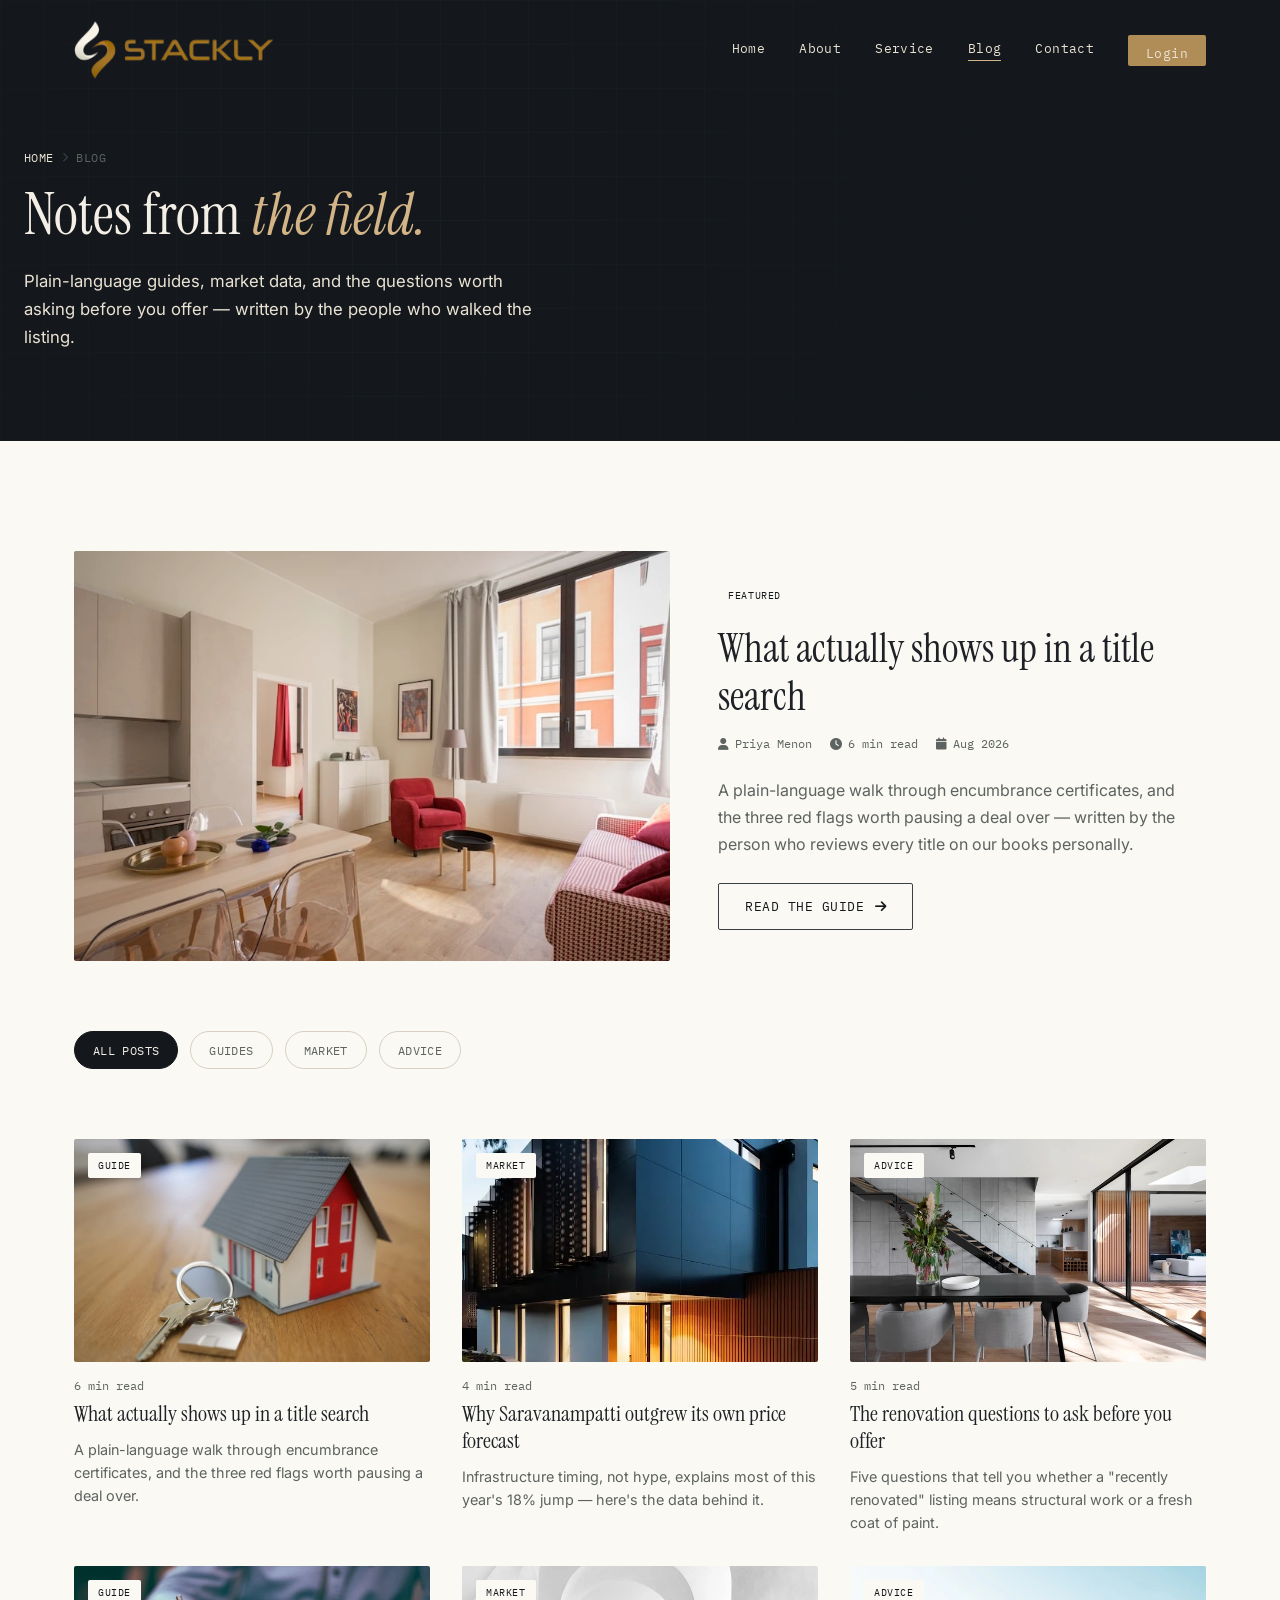
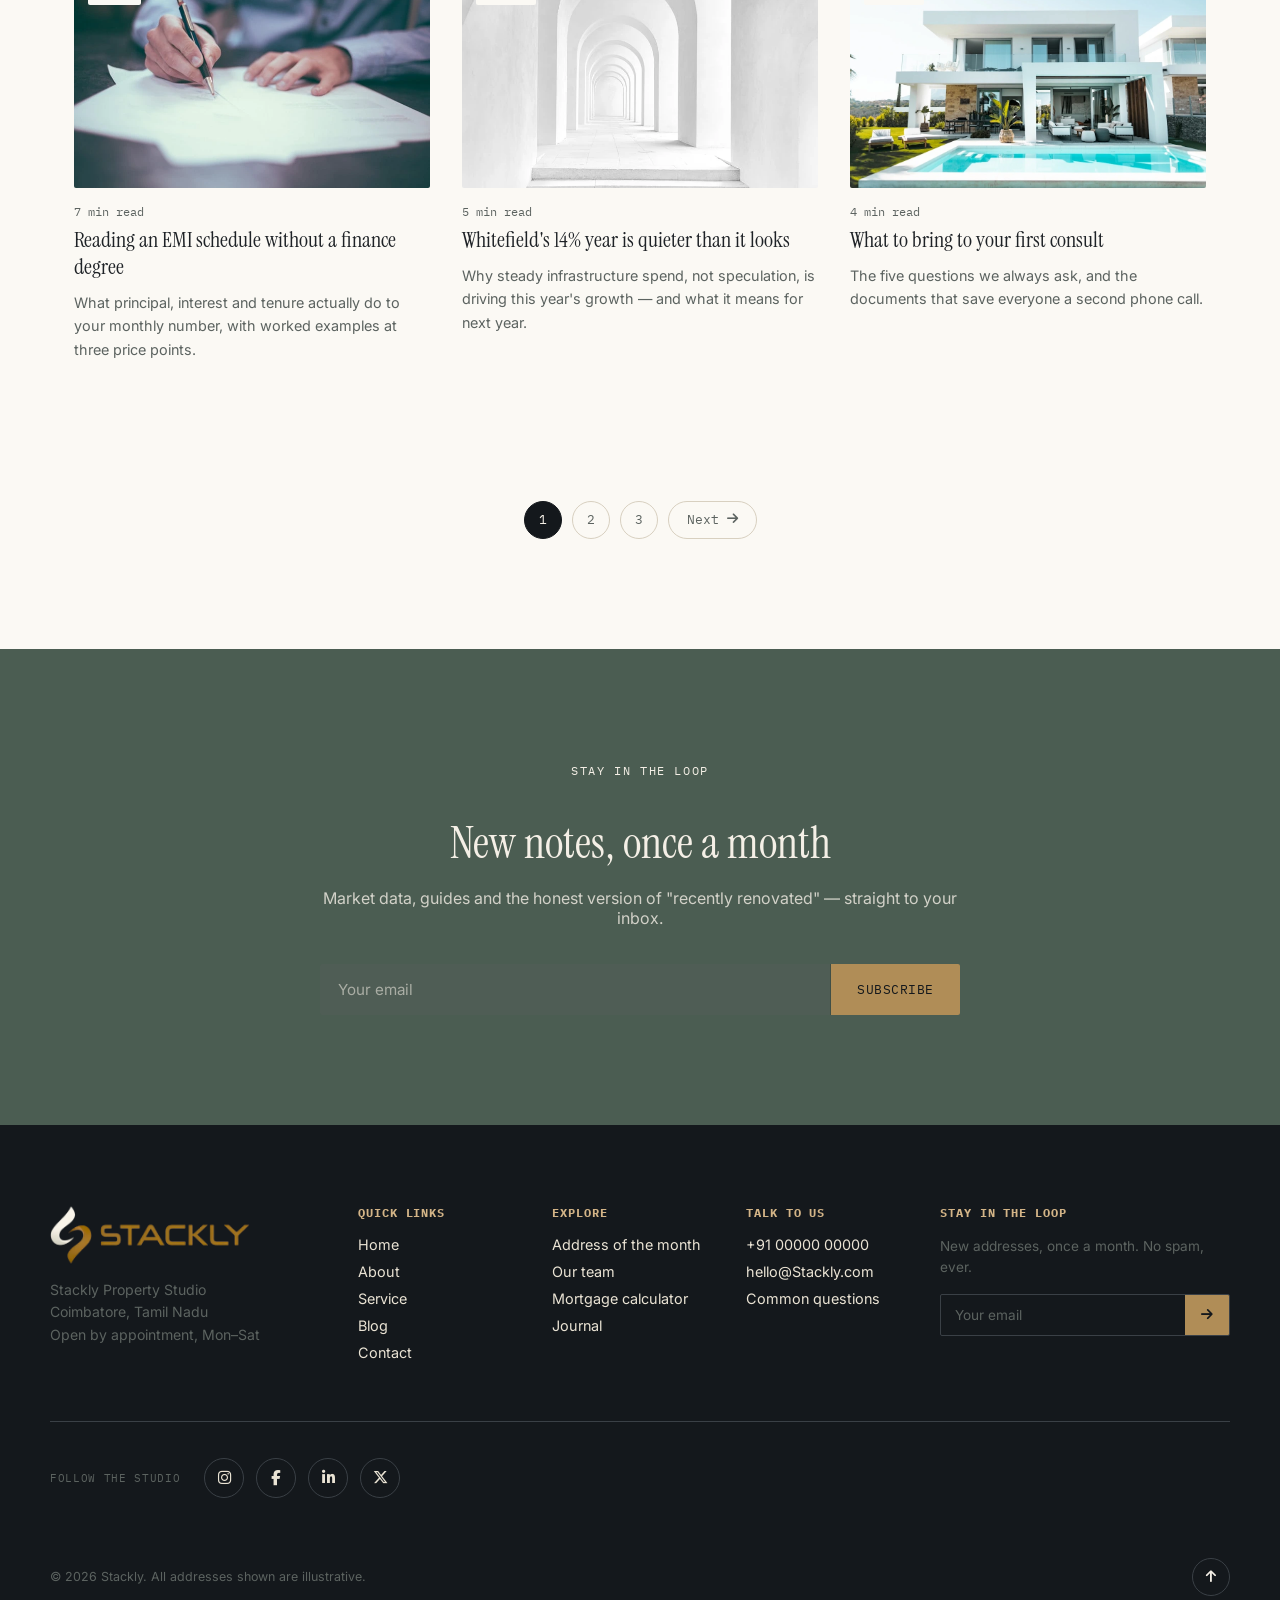
<file: blog.html>
<!DOCTYPE html>
<html lang="en">
<head>
<meta charset="UTF-8">
<meta name="viewport" content="width=device-width, initial-scale=1.0">
<title>Blog — Stackly Property Studio</title>
<link rel="preconnect" href="https://fonts.googleapis.com">
<link rel="preconnect" href="https://fonts.gstatic.com" crossorigin>
<link href="https://fonts.googleapis.com/css2?family=Instrument+Serif:ital@0;1&family=Inter:wght@400;500;600&family=IBM+Plex+Mono:wght@400;500&display=swap" rel="stylesheet">
<link rel="stylesheet" href="https://cdnjs.cloudflare.com/ajax/libs/font-awesome/6.5.1/css/all.min.css">
<link rel="stylesheet" href="style.css">
</head>
<body>

<!-- ================= HEADER ================= -->
<header class="site-header" id="siteHeader">
  <div class="header-inner">
    <a href="./index.html" class="logo">
      <img src="./src/logo/Untitled design (1)_11zon.webp" alt="">
    </a>
    <nav class="nav-desktop" aria-label="Primary">
      <a href="./index.html">Home</a>
      <a href="./about.html">About</a>
      <a href="./service.html">Service</a>
      <a href="./blog.html" class="active">Blog</a>
      <a href="./contact.html">Contact</a>
      <a href="./login.html" class="nav-cta">Login</a>
    </nav>
    <button class="hamburger" id="hamburger" aria-label="Open menu" aria-expanded="false">
      <span></span><span></span><span></span>
    </button>
  </div>
</header>

<div class="drawer" id="drawer">
  <nav aria-label="Mobile">
    <a href="./index.html">Home</a>
    <a href="./about.html">About</a>
    <a href="./service.html">Service</a>
    <a href="./blog.html">Blog</a>
    <a href="./contact.html">Contact</a>
  </nav>
  <div class="drawer-foot">
    <span>Coimbatore studio, open by appointment</span>
    <a href="./login.html" class="nav-cta">Login</a>
  </div>
</div>
<div class="drawer-overlay" id="drawerOverlay"></div>

<!-- ================= PAGE HERO ================= -->
<section class="page-hero">
  <div class="hero-blueprint-grid" aria-hidden="true"></div>
  <div class="page-hero-inner">
    <div class="breadcrumb reveal">
      <a href="./index.html">Home</a> <i class="fa-solid fa-chevron-right"></i> <span>Blog</span>
    </div>
    <h1 class="reveal" style="--d:1">Notes from <em>the field.</em></h1>
    <p class="reveal" style="--d:2">
      Plain-language guides, market data, and the questions worth asking before you
      offer — written by the people who walked the listing.
    </p>
  </div>
</section>

<!-- ================= FEATURED POST ================= -->
<section class="blog-feature">
  <div class="blog-feature-media reveal">
    <img src="./src/images/image-10-compressed.webp" alt="Documents and keys on a table">
  </div>
  <div class="blog-feature-copy">
    <span class="journal-tag reveal">Featured</span>
    <h2 class="reveal" style="--d:1">What actually shows up in a title search</h2>
    <div class="blog-feature-meta reveal" style="--d:2">
      <span><i class="fa-solid fa-user"></i> Priya Menon</span>
      <span><i class="fa-solid fa-clock"></i> 6 min read</span>
      <span><i class="fa-solid fa-calendar"></i> Aug 2026</span>
    </div>
    <p class="reveal" style="--d:3">
      A plain-language walk through encumbrance certificates, and the three red
      flags worth pausing a deal over — written by the person who reviews every
      title on our books personally.
    </p>
    <a href="./contact.html" class="btn btn-outline reveal" style="--d:4">Read the guide <i class="fa-solid fa-arrow-right"></i></a>
  </div>
</section>

<!-- ================= FILTERS ================= -->
<div class="blog-filters reveal">
  <button class="filter-btn active" data-filter="all">All posts</button>
  <button class="filter-btn" data-filter="guide">Guides</button>
  <button class="filter-btn" data-filter="market">Market</button>
  <button class="filter-btn" data-filter="advice">Advice</button>
</div>

<!-- ================= JOURNAL GRID ================= -->
<section class="journal" id="journal">
  <div class="journal-grid">

    <article class="journal-card reveal" data-category="guide">
      <div class="journal-media">
        <img src="./src/images/image-3sdfg (2)-compressed.webp" alt="Documents and keys on a table" loading="lazy">
        <span class="journal-tag">Guide</span>
      </div>
      <span class="journal-meta">6 min read</span>
      <h3>What actually shows up in a title search</h3>
      <p>A plain-language walk through encumbrance certificates, and the three red flags worth pausing a deal over.</p>
    </article>

    <article class="journal-card reveal" style="--d:1" data-category="market">
      <div class="journal-media">
        <img src="./src/images/image-24-compressed_11zon.webp" alt="Interior of a renovated living room" loading="lazy">
        <span class="journal-tag">Market</span>
      </div>
      <span class="journal-meta">4 min read</span>
      <h3>Why Saravanampatti outgrew its own price forecast</h3>
      <p>Infrastructure timing, not hype, explains most of this year's 18% jump — here's the data behind it.</p>
    </article>

    <article class="journal-card reveal" style="--d:2" data-category="advice">
      <div class="journal-media">
        <img src="./src/images/image-25-compressed.webp" alt="Renovated kitchen with natural light" loading="lazy">
        <span class="journal-tag">Advice</span>
      </div>
      <span class="journal-meta">5 min read</span>
      <h3>The renovation questions to ask before you offer</h3>
      <p>Five questions that tell you whether a "recently renovated" listing means structural work or a fresh coat of paint.</p>
    </article>

    <article class="journal-card reveal" data-category="guide">
      <div class="journal-media">
        <img src="./src/images/image-6-compressed.webp" alt="Calculator and paperwork" loading="lazy">
        <span class="journal-tag">Guide</span>
      </div>
      <span class="journal-meta">7 min read</span>
      <h3>Reading an EMI schedule without a finance degree</h3>
      <p>What principal, interest and tenure actually do to your monthly number, with worked examples at three price points.</p>
    </article>

    <article class="journal-card reveal" style="--d:1" data-category="market">
      <div class="journal-media">
        <img src="./src/images/image-7sdfgsdgf-compressed.webp" alt="Aerial view of a residential neighbourhood" loading="lazy">
        <span class="journal-tag">Market</span>
      </div>
      <span class="journal-meta">5 min read</span>
      <h3>Whitefield's 14% year is quieter than it looks</h3>
      <p>Why steady infrastructure spend, not speculation, is driving this year's growth — and what it means for next year.</p>
    </article>

    <article class="journal-card reveal" style="--d:2" data-category="advice">
      <div class="journal-media">
        <img src="./src/images/image-15-compressed.webp" alt="Family reviewing floor plans together" loading="lazy">
        <span class="journal-tag">Advice</span>
      </div>
      <span class="journal-meta">4 min read</span>
      <h3>What to bring to your first consult</h3>
      <p>The five questions we always ask, and the documents that save everyone a second phone call.</p>
    </article>

  </div>
</section>

<!-- ================= PAGINATION ================= -->
<div class="blog-pagination reveal">
  <button class="page-btn active" data-page="1">1</button>
  <button class="page-btn" data-page="2">2</button>
  <button class="page-btn" data-page="3">3</button>
  <button class="page-btn next"><span>Next</span> <i class="fa-solid fa-arrow-right"></i></button>
</div>

<!-- ================= NEWSLETTER CTA ================= -->
<section class="cta-band">
  <div class="cta-inner">
    <p class="eyebrow reveal">Stay in the loop</p>
    <h2 class="reveal">New notes, once a month</h2>
    <p class="reveal">Market data, guides and the honest version of "recently renovated" — straight to your inbox.</p>
    <form class="cta-form reveal" id="ctaForm">
      <input type="email" placeholder="Your email" required>
      <button type="submit" class="btn btn-brass">Subscribe</button>
    </form>
  </div>
</section>

<!-- ================= FOOTER ================= -->
<footer class="site-footer">
  <div class="footer-top">
    <div class="footer-brand">
      <a href="./index.html" class="logo">
        <img src="./src/logo/Untitled design (1)_11zon.webp" alt="">
      </a>
      <p>Stackly Property Studio<br>Coimbatore, Tamil Nadu<br>Open by appointment, Mon–Sat</p>
    </div>
    <div class="footer-cols">
      <div>
        <h4>Quick Links</h4>
        <a href="./index.html">Home</a>
        <a href="./about.html">About</a>
        <a href="./service.html">Service</a>
        <a href="./blog.html">Blog</a>
        <a href="./contact.html">Contact</a>
      </div>
      <div>
        <h4>Explore</h4>
        <a href="./index.html#spotlight">Address of the month</a>
        <a href="./about.html#team">Our team</a>
        <a href="./index.html#calculator">Mortgage calculator</a>
        <a href="./blog.html">Journal</a>
      </div>
      <div>
        <h4>Talk to us</h4>
        <a href="tel:+910000000000">+91 00000 00000</a>
        <a href="mailto:hello@stackly.com">hello@Stackly.com</a>
        <a href="./contact.html">Common questions</a>
      </div>
      <div class="footer-newsletter">
        <h4>Stay in the loop</h4>
        <p>New addresses, once a month. No spam, ever.</p>
        <form class="newsletter-form" id="newsletterForm">
          <input type="email" placeholder="Your email" required aria-label="Email address">
          <button type="submit" aria-label="Subscribe"><i class="fa-solid fa-arrow-right"></i></button>
        </form>
      </div>
    </div>
  </div>

  <div class="footer-social">
    <span class="footer-social-label">Follow the studio</span>
 <div class="social-row">
      <a href="./404.html" aria-label="Instagram" class="social-btn"><i class="fa-brands fa-instagram"></i></a>
      <a href="./404.html" aria-label="Facebook" class="social-btn"><i class="fa-brands fa-facebook-f"></i></a>
      <a href="./404.html" aria-label="LinkedIn" class="social-btn"><i class="fa-brands fa-linkedin-in"></i></a>
      <a href="./404.html" aria-label="X (Twitter)" class="social-btn"><i class="fa-brands fa-x-twitter"></i></a>
    </div>
  </div>

  <div class="footer-bottom">
    <span>© 2026 Stackly. All addresses shown are illustrative.</span>
    <button class="to-top" id="toTop" aria-label="Back to top"><i class="fa-solid fa-arrow-up"></i></button>
  </div>
</footer>

<script src="script.js"></script>
</body>
</html>
</file>
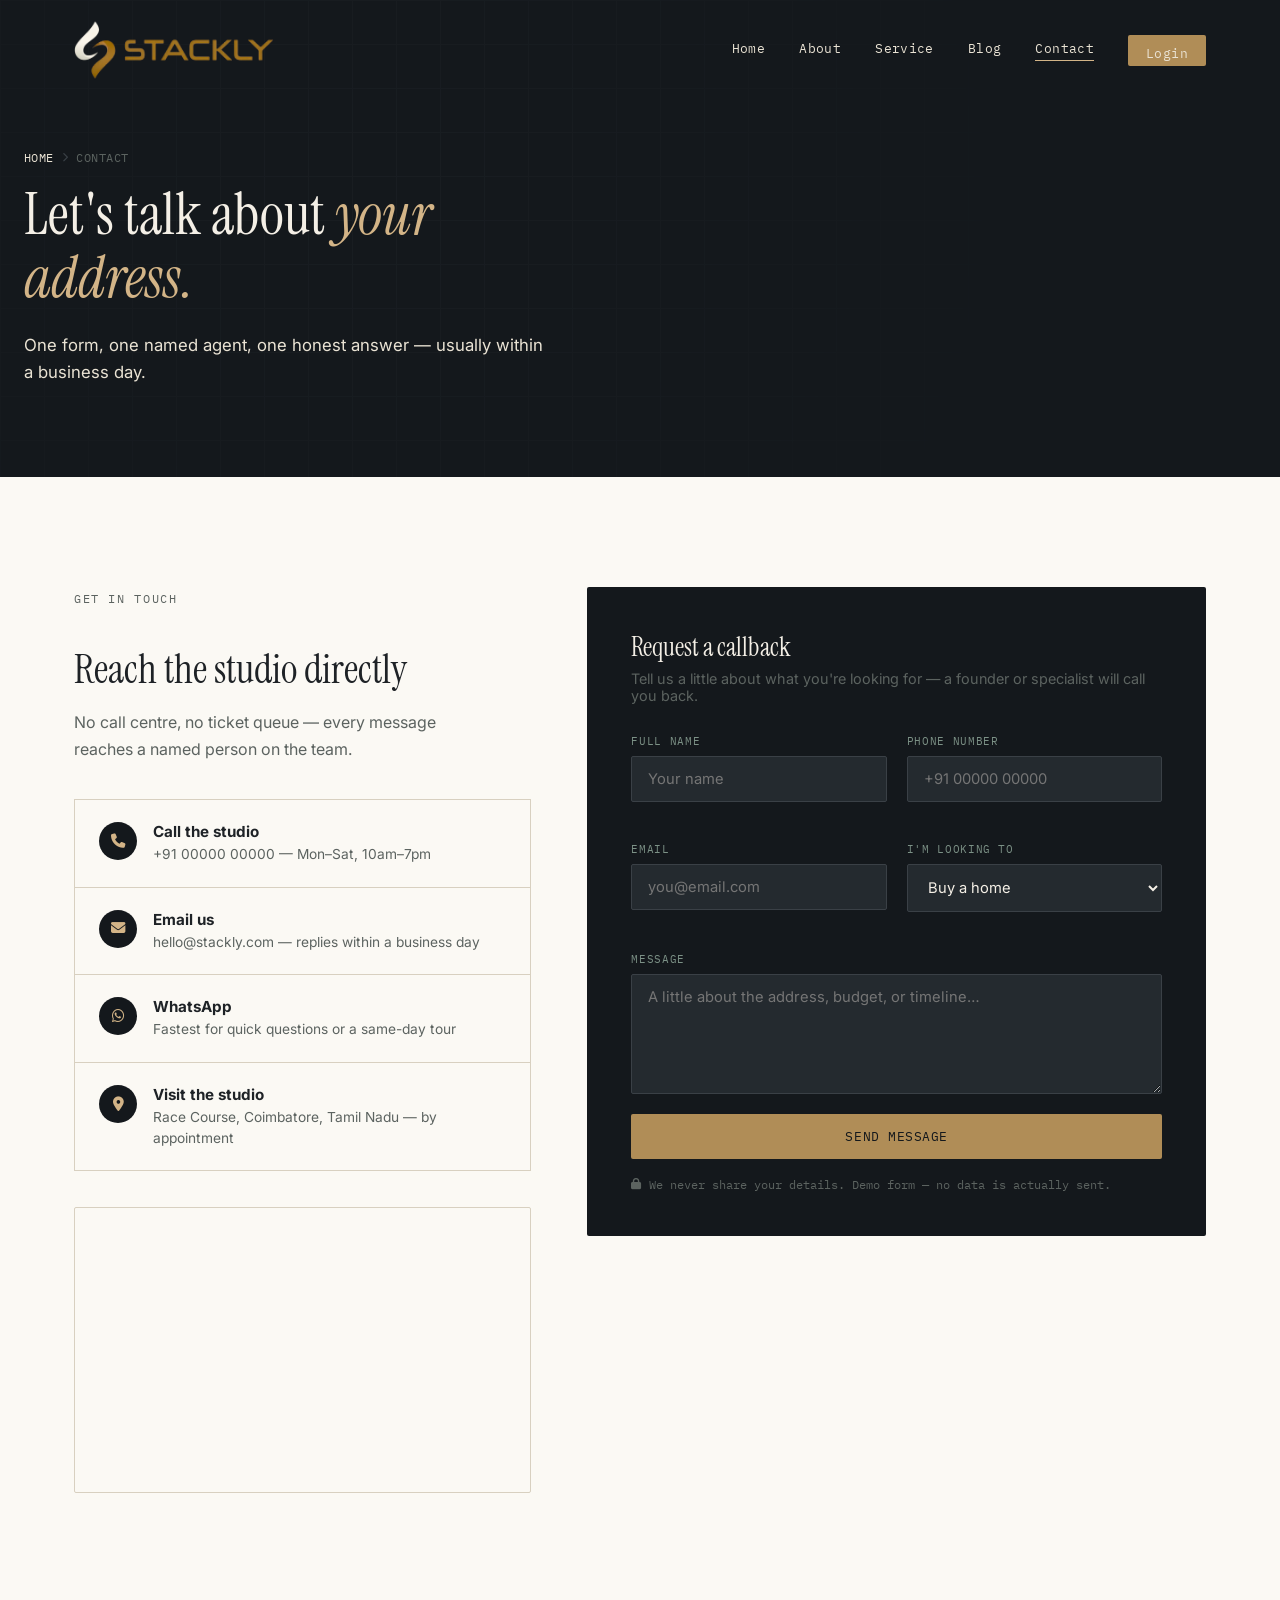
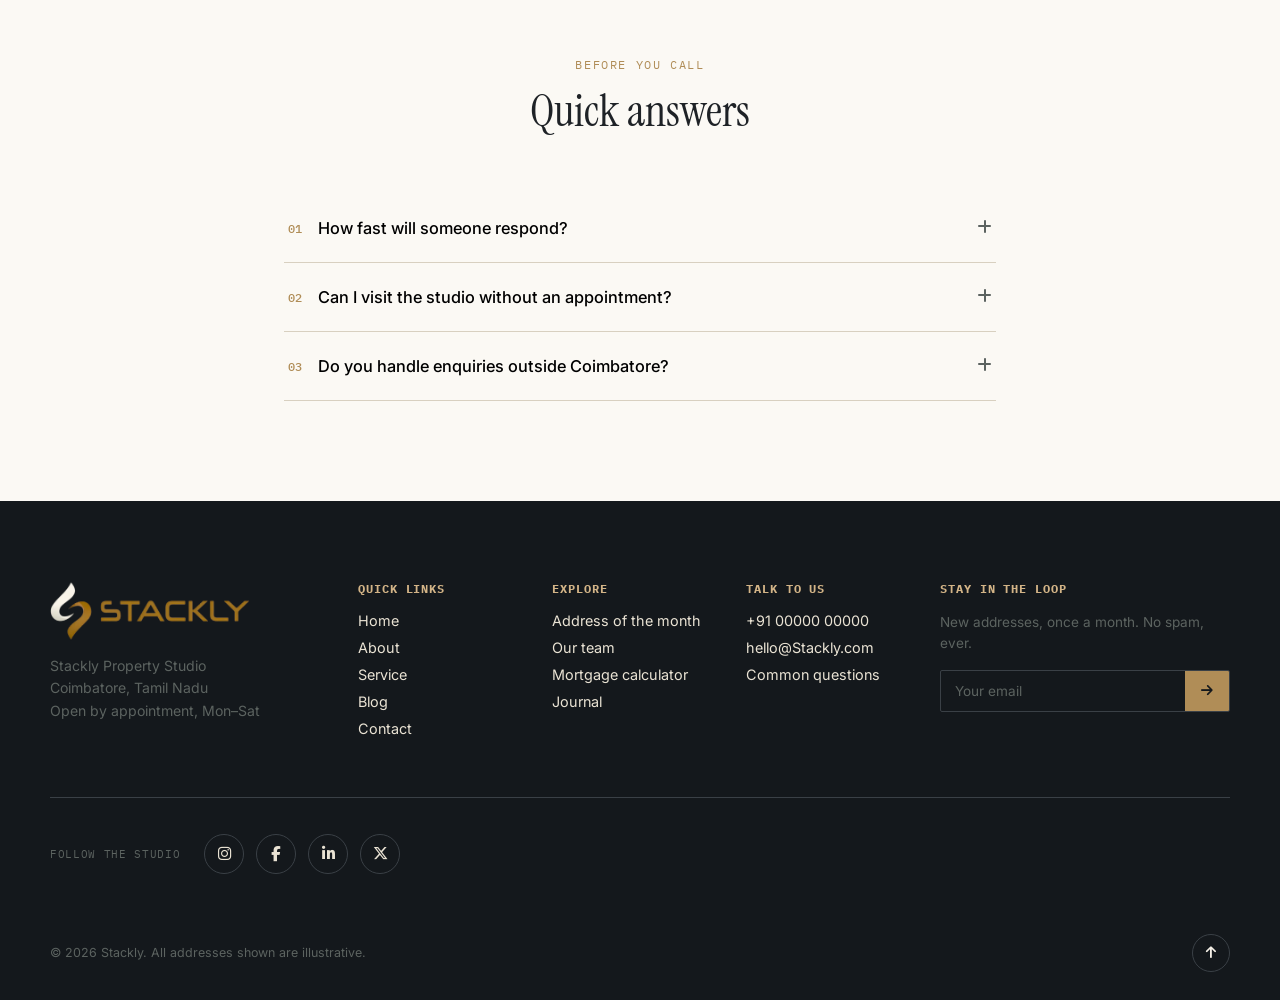
<file: contact.html>
<!DOCTYPE html>
<html lang="en">
<head>
<meta charset="UTF-8">
<meta name="viewport" content="width=device-width, initial-scale=1.0">
<title>Contact — Stackly Property Studio</title>
<link rel="preconnect" href="https://fonts.googleapis.com">
<link rel="preconnect" href="https://fonts.gstatic.com" crossorigin>
<link href="https://fonts.googleapis.com/css2?family=Instrument+Serif:ital@0;1&family=Inter:wght@400;500;600&family=IBM+Plex+Mono:wght@400;500&display=swap" rel="stylesheet">
<link rel="stylesheet" href="https://cdnjs.cloudflare.com/ajax/libs/font-awesome/6.5.1/css/all.min.css">
<link rel="stylesheet" href="style.css">
<style>
  .input-error {
  border: 1px solid #dc3545 !important;
  outline: none;
}

.error-message {
  display: block;
  margin-top: 5px;
  color: #dc3545;
  font-size: 13px;
  line-height: 1.4;
}

.input-error:focus {
  border-color: #dc3545 !important;
  box-shadow: 0 0 0 2px rgba(220, 53, 69, 0.1);
}
</style>
</head>
<body>

<!-- ================= HEADER ================= -->
<header class="site-header" id="siteHeader">
  <div class="header-inner">
    <a href="./index.html" class="logo">
      <img src="./src/logo/Untitled design (1)_11zon.webp" alt="">
    </a>
    <nav class="nav-desktop" aria-label="Primary">
      <a href="./index.html">Home</a>
      <a href="./about.html">About</a>
      <a href="./service.html">Service</a>
      <a href="./blog.html">Blog</a>
      <a href="./contact.html" class="active">Contact</a>
      <a href="./login.html" class="nav-cta">Login</a>
    </nav>
    <button class="hamburger" id="hamburger" aria-label="Open menu" aria-expanded="false">
      <span></span><span></span><span></span>
    </button>
  </div>
</header>

<div class="drawer" id="drawer">
  <nav aria-label="Mobile">
    <a href="./index.html">Home</a>
    <a href="./about.html">About</a>
    <a href="./service.html">Service</a>
    <a href="./blog.html">Blog</a>
    <a href="./contact.html">Contact</a>
  </nav>
  <div class="drawer-foot">
    <span>Coimbatore studio, open by appointment</span>
    <a href="./login.html" class="nav-cta">Login</a>
  </div>
</div>
<div class="drawer-overlay" id="drawerOverlay"></div>

<!-- ================= PAGE HERO ================= -->
<section class="page-hero">
  <div class="hero-blueprint-grid" aria-hidden="true"></div>
  <div class="page-hero-inner">
    <div class="breadcrumb reveal">
      <a href="./index.html">Home</a> <i class="fa-solid fa-chevron-right"></i> <span>Contact</span>
    </div>
    <h1 class="reveal" style="--d:1">Let's talk about <em>your address.</em></h1>
    <p class="reveal" style="--d:2">
      One form, one named agent, one honest answer — usually within a business day.
    </p>
  </div>
</section>

<!-- ================= CONTACT WRAP ================= -->
<section class="contact-wrap">
  <div class="contact-info">
    <p class="eyebrow reveal">Get in touch</p>
    <h2 class="reveal" style="--d:1">Reach the studio directly</h2>
    <p class="reveal" style="--d:2">No call centre, no ticket queue — every message reaches a named person on the team.</p>

    <div class="contact-cards">
      <a class="contact-card reveal" href="tel:+910000000000">
        <i class="fa-solid fa-phone"></i>
        <div>
          <strong>Call the studio</strong>
          <span>+91 00000 00000 — Mon–Sat, 10am–7pm</span>
        </div>
      </a>
      <a class="contact-card reveal" style="--d:1" href="mailto:hello@stackly.com">
        <i class="fa-solid fa-envelope"></i>
        <div>
          <strong>Email us</strong>
          <span>hello@stackly.com — replies within a business day</span>
        </div>
      </a>
      <a class="contact-card reveal" style="--d:2" href="https://wa.me/910000000000" target="_blank" rel="noopener">
        <i class="fa-brands fa-whatsapp"></i>
        <div>
          <strong>WhatsApp</strong>
          <span>Fastest for quick questions or a same-day tour</span>
        </div>
      </a>
      <div class="contact-card reveal" style="--d:3">
        <i class="fa-solid fa-location-dot"></i>
        <div>
          <strong>Visit the studio</strong>
          <span>Race Course, Coimbatore, Tamil Nadu — by appointment</span>
        </div>
      </div>
    </div>

    <div class="contact-map reveal">
      <iframe
        src="https://www.openstreetmap.org/export/embed.html?bbox=76.9440%2C10.9925%2C77.0140%2C11.0525&amp;layer=mapnik&amp;marker=11.0025%2C76.9640"
        title="Map showing the Stackly studio location in Coimbatore" loading="lazy"></iframe>
    </div>
  </div>

  <div class="contact-form-panel reveal">
    <h3>Request a callback</h3>
    <p>Tell us a little about what you're looking for — a founder or specialist will call you back.</p>

    <div class="form-success" id="contactSuccess">
      <i class="fa-solid fa-circle-check"></i>
      <span>Thanks — we've got your message and will call within a business day.</span>
    </div>

    <form id="contactForm">
      <div class="form-row">
        <div class="form-group">
          <label for="cName">Full name</label>
          <input type="text" id="cName" placeholder="Your name" required>
        </div>
        <div class="form-group">
          <label for="cPhone">Phone number</label>
          <input type="tel" id="cPhone" placeholder="+91 00000 00000" required>
        </div>
      </div>
      <div class="form-row">
        <div class="form-group">
          <label for="cEmail">Email</label>
          <input type="email" id="cEmail" placeholder="you@email.com" required>
        </div>
        <div class="form-group">
          <label for="cInterest">I'm looking to</label>
          <select id="cInterest">
            <option>Buy a home</option>
            <option>Sell a home</option>
            <option>Review a title / legal question</option>
            <option>Buy or sell a plot</option>
            <option>Something else</option>
          </select>
        </div>
      </div>
      <div class="form-group">
        <label for="cMessage">Message</label>
        <textarea id="cMessage" placeholder="A little about the address, budget, or timeline…"></textarea>
      </div>
      <button type="submit" class="btn btn-brass btn-full">
        <span class="btn-label">Send message</span>
      </button>
      <div class="form-note">
        <i class="fa-solid fa-lock"></i> We never share your details. Demo form — no data is actually sent.
      </div>
    </form>
  </div>
</section>

<!-- ================= FAQ ================= -->
<section class="faq" id="faq">
  <div class="section-head">
    <p class="eyebrow reveal">Before you call</p>
    <h2 class="reveal">Quick answers</h2>
  </div>
  <div class="faq-list">
    <div class="faq-item reveal">
      <button class="faq-q" aria-expanded="false">
        <span><span class="faq-index">01</span> How fast will someone respond?</span>
        <i class="fa-solid fa-plus"></i>
      </button>
      <div class="faq-a"><p>Within one business day, usually sooner. WhatsApp is fastest if you need a same-day answer.</p></div>
    </div>
    <div class="faq-item reveal">
      <button class="faq-q" aria-expanded="false">
        <span><span class="faq-index">02</span> Can I visit the studio without an appointment?</span>
        <i class="fa-solid fa-plus"></i>
      </button>
      <div class="faq-a"><p>We're by appointment only, Monday to Saturday, so a founder or specialist is always free to meet you properly.</p></div>
    </div>
    <div class="faq-item reveal">
      <button class="faq-q" aria-expanded="false">
        <span><span class="faq-index">03</span> Do you handle enquiries outside Coimbatore?</span>
        <i class="fa-solid fa-plus"></i>
      </button>
      <div class="faq-a"><p>Occasionally, for existing clients relocating. Reach out and we'll tell you honestly whether we can help.</p></div>
    </div>
  </div>
</section>

<!-- ================= FOOTER ================= -->
<footer class="site-footer">
  <div class="footer-top">
    <div class="footer-brand">
      <a href="./index.html" class="logo">
        <img src="./src/logo/Untitled design (1)_11zon.webp" alt="">
      </a>
      <p>Stackly Property Studio<br>Coimbatore, Tamil Nadu<br>Open by appointment, Mon–Sat</p>
    </div>
    <div class="footer-cols">
      <div>
        <h4>Quick Links</h4>
        <a href="./index.html">Home</a>
        <a href="./about.html">About</a>
        <a href="./service.html">Service</a>
        <a href="./blog.html">Blog</a>
        <a href="./contact.html">Contact</a>
      </div>
      <div>
        <h4>Explore</h4>
        <a href="./index.html#spotlight">Address of the month</a>
        <a href="./about.html#team">Our team</a>
        <a href="./index.html#calculator">Mortgage calculator</a>
        <a href="./blog.html">Journal</a>
      </div>
      <div>
        <h4>Talk to us</h4>
        <a href="tel:+910000000000">+91 00000 00000</a>
        <a href="mailto:hello@stackly.com">hello@Stackly.com</a>
        <a href="./contact.html">Common questions</a>
      </div>
      <div class="footer-newsletter">
        <h4>Stay in the loop</h4>
        <p>New addresses, once a month. No spam, ever.</p>
        <form class="newsletter-form" id="newsletterForm">
          <input type="email" placeholder="Your email" required aria-label="Email address">
          <button type="submit" aria-label="Subscribe"><i class="fa-solid fa-arrow-right"></i></button>
        </form>
      </div>
    </div>
  </div>

  <div class="footer-social">
    <span class="footer-social-label">Follow the studio</span>
<div class="social-row">
      <a href="./404.html" aria-label="Instagram" class="social-btn"><i class="fa-brands fa-instagram"></i></a>
      <a href="./404.html" aria-label="Facebook" class="social-btn"><i class="fa-brands fa-facebook-f"></i></a>
      <a href="./404.html" aria-label="LinkedIn" class="social-btn"><i class="fa-brands fa-linkedin-in"></i></a>
      <a href="./404.html" aria-label="X (Twitter)" class="social-btn"><i class="fa-brands fa-x-twitter"></i></a>
    </div>
  </div>

  <div class="footer-bottom">
    <span>© 2026 Stackly. All addresses shown are illustrative.</span>
    <button class="to-top" id="toTop" aria-label="Back to top"><i class="fa-solid fa-arrow-up"></i></button>
  </div>
</footer>

<script src="script.js"></script>
  <script>
const form = document.getElementById("contactForm");

const name = document.getElementById("cName");
const phone = document.getElementById("cPhone");
const email = document.getElementById("cEmail");
const interest = document.getElementById("cInterest");
const message = document.getElementById("cMessage");


// ===============================
// ERROR FUNCTION
// ===============================

function showError(input, message) {

    removeError(input);

    input.classList.add("input-error");

    const error = document.createElement("small");

    error.className = "error-message";
    error.textContent = message;

    input.parentElement.appendChild(error);
}


// ===============================
// REMOVE ERROR
// ===============================

function removeError(input) {

    input.classList.remove("input-error");

    const oldError =
        input.parentElement.querySelector(".error-message");

    if (oldError) {
        oldError.remove();
    }
}


// ===============================
// NAME VALIDATION
// ===============================

function validateName() {

    const value = name.value.trim();

    if (value === "") {

        showError(name, "Please enter your full name.");
        return false;

    }

    if (value.length < 3) {

        showError(name, "Name must be at least 3 characters.");
        return false;

    }

    if (value.length > 50) {

        showError(name, "Name cannot exceed 50 characters.");
        return false;

    }

    if (!/^[A-Za-z]+(?:[ '.-][A-Za-z]+)*$/.test(value)) {

        showError(name, "Please enter a valid name.");
        return false;

    }

    removeError(name);
    return true;
}


// ===============================
// PHONE VALIDATION
// ===============================

function validatePhone() {

    const value = phone.value.trim();

    const cleanPhone =
        value.replace(/[\s()-]/g, "");

    if (value === "") {

        showError(phone, "Please enter your phone number.");
        return false;

    }

    if (!/^(\+91)?[6-9][0-9]{9}$/.test(cleanPhone)) {

        showError(
            phone,
            "Please enter a valid Indian mobile number."
        );

        return false;
    }

    removeError(phone);
    return true;
}


// ===============================
// EMAIL VALIDATION
// ===============================

function validateEmail() {

    const value = email.value.trim();

    if (value === "") {

        showError(email, "Please enter your email address.");
        return false;

    }

    if (value.length > 100) {

        showError(email, "Email cannot exceed 100 characters.");
        return false;

    }

    const emailRegex =
        /^[A-Za-z0-9._%+-]+@[A-Za-z0-9-]+(?:\.[A-Za-z0-9-]+)+$/;

    if (!emailRegex.test(value)) {

        showError(email, "Please enter a valid email address.");
        return false;

    }

    if (!/\.(com|in)$/i.test(value)) {

        showError(
            email,
            "Email must end with .com or .in."
        );

        return false;
    }

    removeError(email);
    return true;
}


// ===============================
// INTEREST VALIDATION
// ===============================

function validateInterest() {

    if (interest.value.trim() === "") {

        showError(
            interest,
            "Please select an option."
        );

        return false;
    }

    removeError(interest);
    return true;
}


// ===============================
// MESSAGE VALIDATION
// ===============================

function validateMessage() {

    const value = message.value.trim();

    if (value === "") {

        showError(
            message,
            "Please enter your message."
        );

        return false;
    }

    if (value.length < 10) {

        showError(
            message,
            "Message must be at least 10 characters."
        );

        return false;
    }

    if (value.length > 500) {

        showError(
            message,
            "Message cannot exceed 500 characters."
        );

        return false;
    }

    removeError(message);
    return true;
}


// ===============================
// LIVE VALIDATION
// ===============================

name.addEventListener("input", validateName);

phone.addEventListener("input", validatePhone);

email.addEventListener("input", validateEmail);

interest.addEventListener("change", validateInterest);

message.addEventListener("input", validateMessage);


// ===============================
// FORM SUBMIT
// ===============================

form.addEventListener("submit", function (e) {

    e.preventDefault();

    const nameValid = validateName();
    const phoneValid = validatePhone();
    const emailValid = validateEmail();
    const interestValid = validateInterest();
    const messageValid = validateMessage();


    // STOP SUBMISSION IF ANY FIELD IS INVALID

    if (
        !nameValid ||
        !phoneValid ||
        !emailValid ||
        !interestValid ||
        !messageValid
    ) {

        // Focus first invalid field

        if (!nameValid) {
            name.focus();
        }
        else if (!phoneValid) {
            phone.focus();
        }
        else if (!emailValid) {
            email.focus();
        }
        else if (!interestValid) {
            interest.focus();
        }
        else if (!messageValid) {
            message.focus();
        }

        return;
    }


    // ===============================
    // EVERYTHING IS VALID
    // ===============================

    console.log("Form is valid.");

    // Submit / API / EmailJS / backend code here

    form.reset();

});
</script>
</body>
</html>
</file>
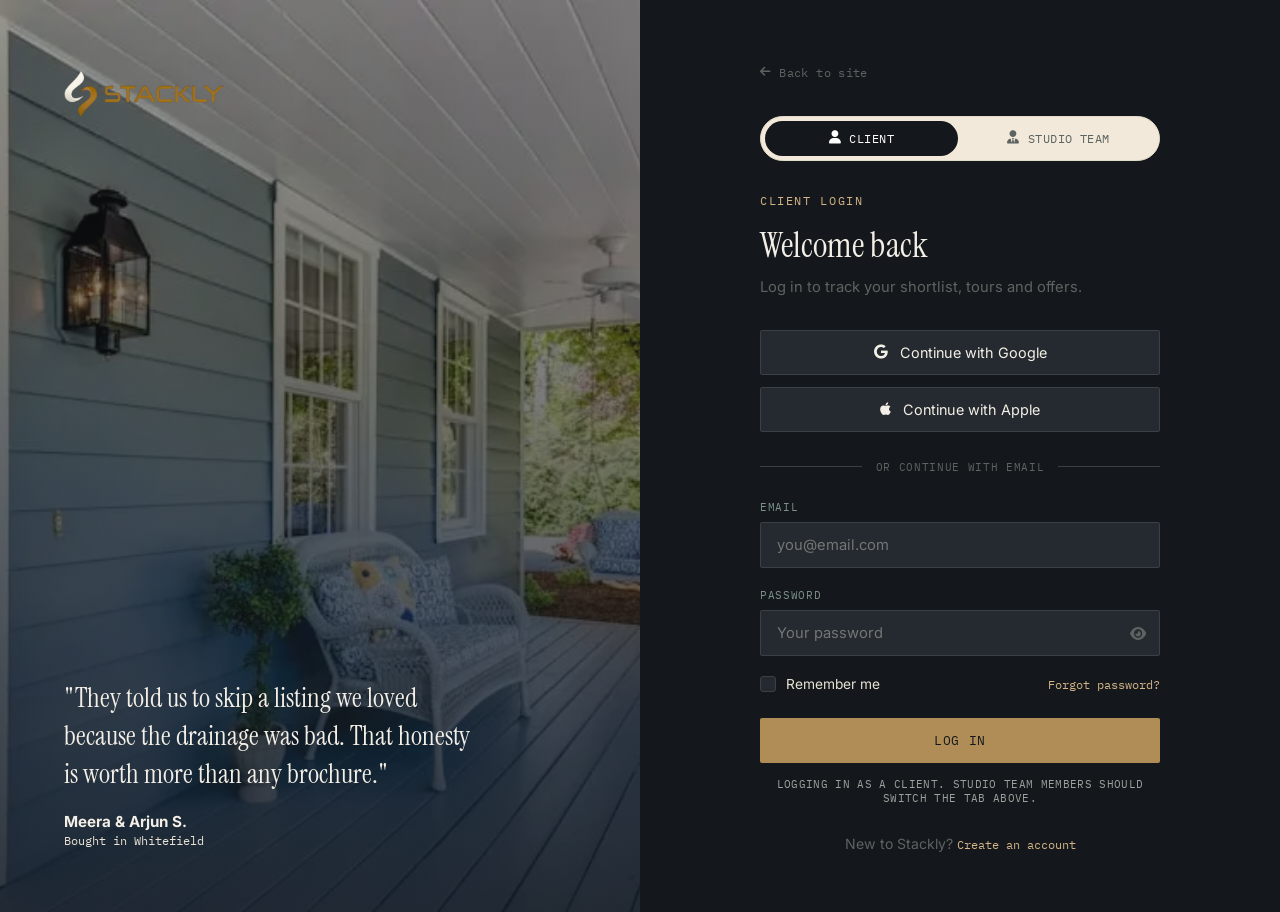
<file: login.html>
<!DOCTYPE html>
<html lang="en">
<head>
<meta charset="UTF-8">
<meta name="viewport" content="width=device-width, initial-scale=1.0">
<title>Login — Stackly Property Studio</title>
<link rel="preconnect" href="https://fonts.googleapis.com">
<link rel="preconnect" href="https://fonts.gstatic.com" crossorigin>
<link href="https://fonts.googleapis.com/css2?family=Instrument+Serif:ital@0;1&family=Inter:wght@400;500;600&family=IBM+Plex+Mono:wght@400;500&display=swap" rel="stylesheet">
<link rel="stylesheet" href="https://cdnjs.cloudflare.com/ajax/libs/font-awesome/6.5.1/css/all.min.css">
<link rel="stylesheet" href="style.css">
<style>
  /* ============ ROLE TOGGLE (added) ============ */
  .role-toggle{
    display:flex;
    gap:4px;
    background:#F3E9DA;
    border:1px solid #E3DCC9;
    border-radius:999px;
    padding:4px;
    margin-bottom:28px;
  }
  .role-toggle button{
    flex:1;
    display:flex;
    align-items:center;
    justify-content:center;
    gap:8px;
    padding:10px 14px;
    border:none;
    background:transparent;
    border-radius:999px;
    font-family:'IBM Plex Mono', monospace;
    font-size:.74rem;
    text-transform:uppercase;
    letter-spacing:.04em;
    color:#5C6360;
    cursor:pointer;
    transition:background .3s ease, color .3s ease;
  }
  .role-toggle button i{ font-size:.85rem; }
  .role-toggle button.active{
    background:#14181C;
    color:#fff;
  }

  /* ============ AUTH ERROR (default hidden, JS toggles) ============ */
  .auth-error{
    display:none;
    align-items:flex-start;
    gap:10px;
    background:rgba(198,57,46,.08);
    border:1px solid rgba(198,57,46,.25);
    color:#b3491f;
    border-radius:8px;
    padding:12px 14px;
    font-family:'Inter', sans-serif;
    font-size:.85rem;
    line-height:1.5;
    margin-bottom:20px;
  }
  .auth-error.show{ display:flex; }
  .auth-error i{ margin-top:2px; flex-shrink:0; }

  /* ============ ROLE HINT ============ */
  .role-hint{
    font-family:'IBM Plex Mono', monospace;
    font-size:.7rem;
    color:#9AA29C;
    text-transform:uppercase;
    letter-spacing:.03em;
    margin-top:14px;
    text-align:center;
  }
</style>
</head>
<body>

<section class="auth">
  <div class="auth-visual">
    <div class="auth-visual-top">
      <a href="./index.html" class="logo">
        <img src="./src/logo/Untitled design (1)_11zon.webp" alt="">
      </a>
    </div>
    <div class="auth-quote reveal">
      <p>"They told us to skip a listing we loved because the drainage was bad. That honesty is worth more than any brochure."</p>
      <div class="testi-who">
        <strong>Meera &amp; Arjun S.</strong>
        <span>Bought in Whitefield</span>
      </div>
    </div>
  </div>

  <div class="auth-panel">
    <div class="auth-card">
      <a href="./index.html" class="auth-back reveal"><i class="fa-solid fa-arrow-left"></i> Back to site</a>

      <div class="role-toggle reveal" id="roleToggle">
        <button type="button" class="active" data-role="user">
          <i class="fa-solid fa-user"></i> Client
        </button>
        <button type="button" data-role="admin">
          <i class="fa-solid fa-user-tie"></i> Studio Team
        </button>
      </div>

      <p class="eyebrow reveal" id="authEyebrow">Client login</p>
      <h1 class="reveal" style="--d:1" id="authTitle">Welcome back</h1>
      <p class="auth-sub reveal" style="--d:2" id="authSub">Log in to track your shortlist, tours and offers.</p>

      <div class="auth-social reveal" style="--d:3">
        <button type="button" class="social-auth-btn" onclick="window.location.href='404.html'"><i class="fa-brands fa-google"></i> Continue with Google</button>
        <button type="button" class="social-auth-btn" onclick="window.location.href='404.html'"><i class="fa-brands fa-apple"></i> Continue with Apple</button>
      </div>
      <div class="auth-divider reveal" style="--d:4">or continue with email</div>

      <div class="auth-error" id="loginError">
        <i class="fa-solid fa-circle-exclamation"></i>
        <span id="loginErrorText">Enter a valid email and a password of at least 6 characters.</span>
      </div>

      <form id="loginForm" class="reveal" style="--d:5">
        <div class="form-group">
          <label for="loginEmail">Email</label>
          <input type="email" id="loginEmail" placeholder="you@email.com" required>
        </div>
        <div class="form-group">
          <label for="loginPassword">Password</label>
          <div class="field-icon-wrap">
            <input type="password" id="loginPassword" placeholder="Your password" required>
            <button type="button" class="field-icon-btn" data-toggle="loginPassword" aria-label="Show password">
              <i class="fa-solid fa-eye"></i>
            </button>
          </div>
        </div>
        <div class="auth-row">
          <label class="checkbox-wrap">
            <input type="checkbox" id="rememberMe">
            Remember me
          </label>
          <a href="./404.html" class="auth-link">Forgot password?</a>
        </div>
        <button type="submit" class="btn btn-brass btn-full">
          <span class="btn-label" id="loginBtnLabel">Log in</span>
        </button>
      </form>

      <p class="role-hint" id="roleHint">Logging in as a client. Studio team members should switch the tab above.</p>

      <p class="auth-foot">New to Stackly? <a href="./signup.html" class="auth-link">Create an account</a></p>
    </div>
  </div>
</section>

<script src="script.js"></script>
<script>
// ================= ROLE-BASED LOGIN =================
(function(){
  const roleButtons = document.querySelectorAll('#roleToggle button');
  const authEyebrow = document.getElementById('authEyebrow');
  const authTitle = document.getElementById('authTitle');
  const authSub = document.getElementById('authSub');
  const loginBtnLabel = document.getElementById('loginBtnLabel');
  const roleHint = document.getElementById('roleHint');
  const loginForm = document.getElementById('loginForm');
  const loginError = document.getElementById('loginError');
  const loginErrorText = document.getElementById('loginErrorText');
  const emailInput = document.getElementById('loginEmail');
  const passwordInput = document.getElementById('loginPassword');

  const copy = {
    user: {
      eyebrow: 'Client login',
      title: 'Welcome back',
      sub: 'Log in to track your shortlist, tours and offers.',
      btn: 'Log in',
      hint: 'Logging in as a client. Studio team members should switch the tab above.',
      redirect: 'user-dashboard.html'
    },
    admin: {
      eyebrow: 'Studio team login',
      title: 'Welcome back, team',
      sub: 'Log in to manage listings, clients and deals.',
      btn: 'Log in to studio',
      hint: 'Logging in as studio staff. Clients should switch the tab above.',
      redirect: 'admin-dashboard.html'
    }
  };

  let currentRole = 'user';

  // ================= ROLE SWITCH =================
  function setRole(role){
    currentRole = role;

    roleButtons.forEach(btn => {
      btn.classList.toggle('active', btn.dataset.role === role);
    });

    const c = copy[role];

    authEyebrow.textContent = c.eyebrow;
    authTitle.textContent = c.title;
    authSub.textContent = c.sub;
    loginBtnLabel.textContent = c.btn;
    roleHint.textContent = c.hint;

    loginError.classList.remove('show');
  }

  roleButtons.forEach(btn => {
    btn.addEventListener('click', () => {
      setRole(btn.dataset.role);
    });
  });

  // ================= PASSWORD SHOW / HIDE =================
  document.querySelectorAll('.field-icon-btn[data-toggle]').forEach(btn => {
    btn.addEventListener('click', () => {
      const target = document.getElementById(btn.dataset.toggle);
      const icon = btn.querySelector('i');

      const isPassword = target.type === 'password';

      target.type = isPassword ? 'text' : 'password';

      icon.classList.toggle('fa-eye', !isPassword);
      icon.classList.toggle('fa-eye-slash', isPassword);
    });
  });

  // ================= LOGIN VALIDATION =================
  loginForm.addEventListener('submit', (e) => {
    e.preventDefault();

    const email = emailInput.value.trim();
    const password = passwordInput.value;

    /*
      Email validation:
      - Must contain a valid email format
      - Must end with .com OR .in
      - Case-insensitive
    */
    const emailOk = /^[^\s@]+@[^\s@]+\.(com|in)$/i.test(email);

    // Password must contain at least 6 characters
    const passwordOk = password.length >= 6;

    // ================= VALIDATION ERROR =================
    if (!emailOk && !passwordOk) {
      loginErrorText.textContent =
        'Enter a valid email ending with .com or .in and a password of at least 6 characters.';

      loginError.classList.add('show');
      return;
    }

    if (!emailOk) {
      loginErrorText.textContent =
        'Please enter a valid email address ending with .com or .in.';

      loginError.classList.add('show');
      return;
    }

    if (!passwordOk) {
      loginErrorText.textContent =
        'Password must be at least 6 characters long.';

      loginError.classList.add('show');
      return;
    }

    // ================= DEMO AUTH =================
    // No backend authentication.
    // Any valid email + password will succeed.

    localStorage.setItem('wrenholtUserEmail', email);

    // ================= LOGIN BUTTON =================
    const btn = loginForm.querySelector('button[type="submit"]');
    const original = btn.innerHTML;

    btn.innerHTML = '<i class="fa-solid fa-check"></i> Logging in…';
    btn.disabled = true;

    // ================= REDIRECT =================
    setTimeout(() => {
      window.location.href = copy[currentRole].redirect;
    }, 500);
  });

  // ================= DEFAULT ROLE =================
  setRole('user');

})();
</script>
</body>
</html>
</file>
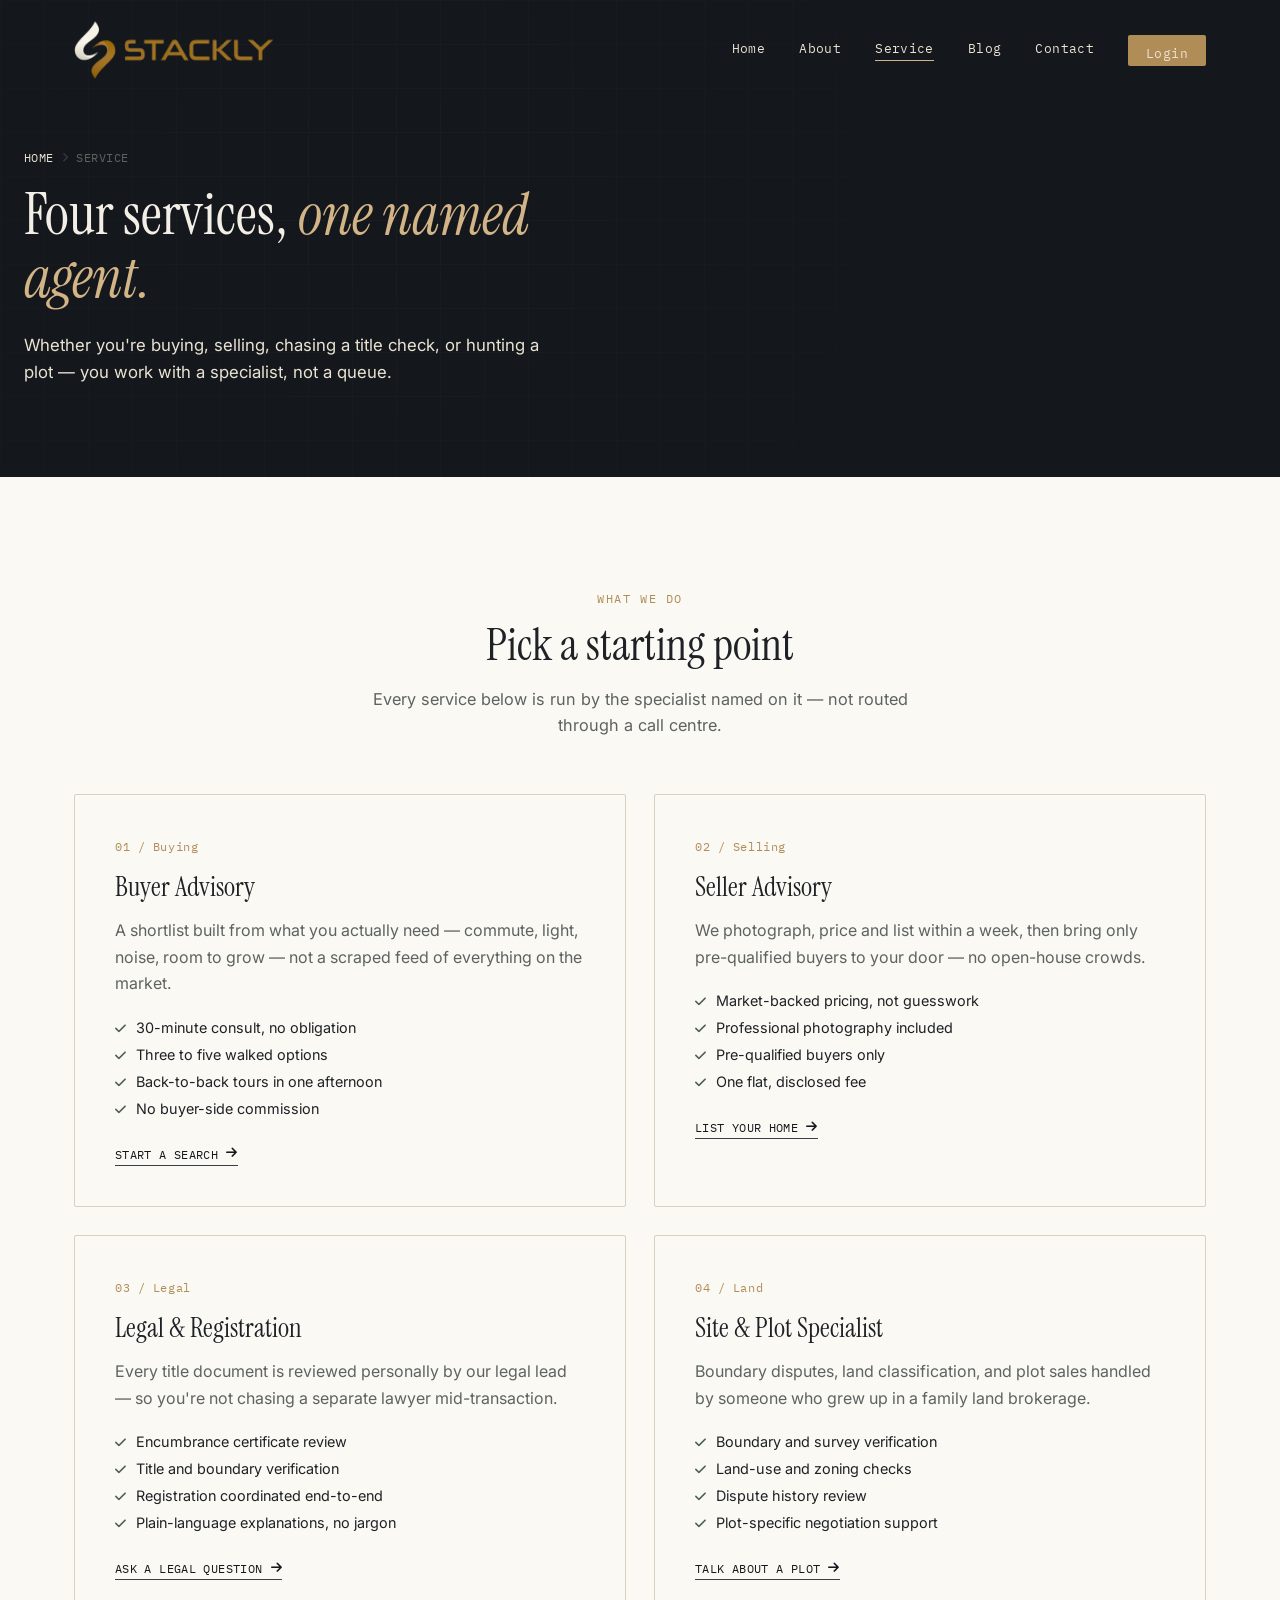
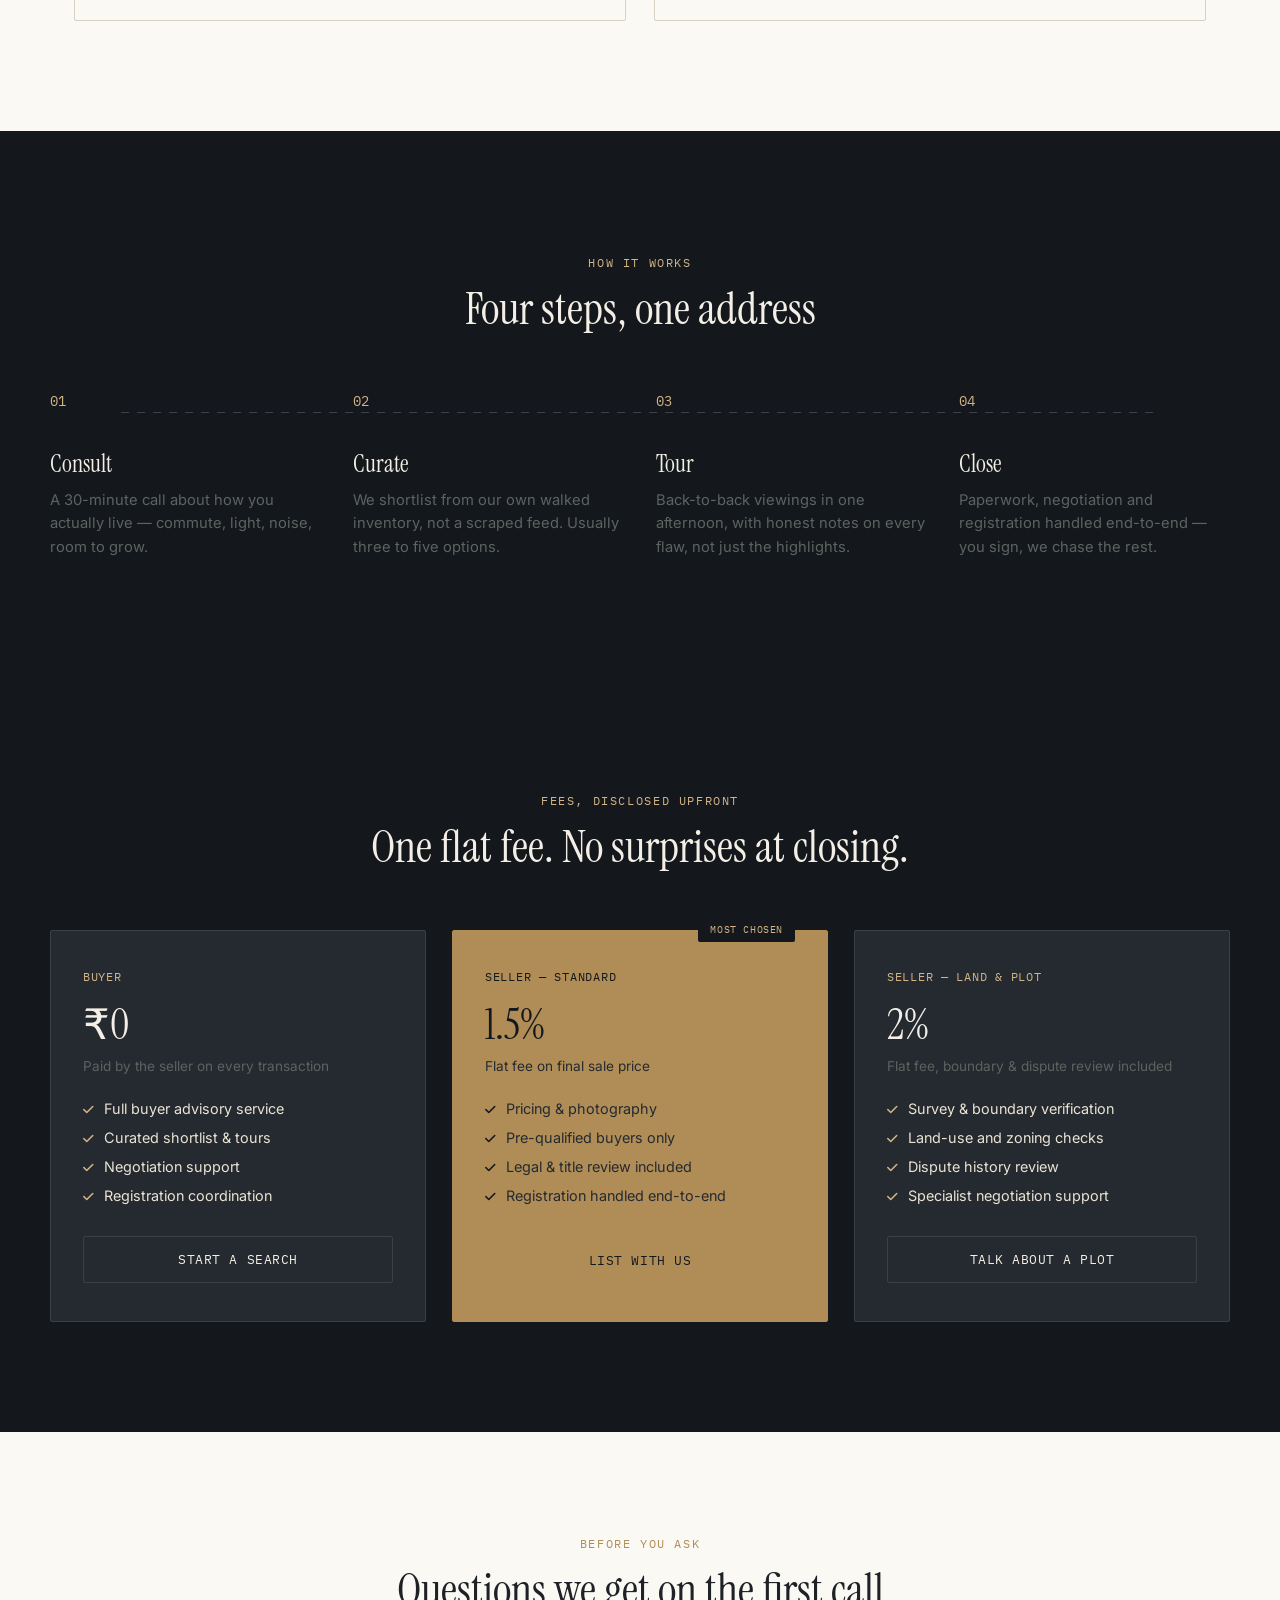
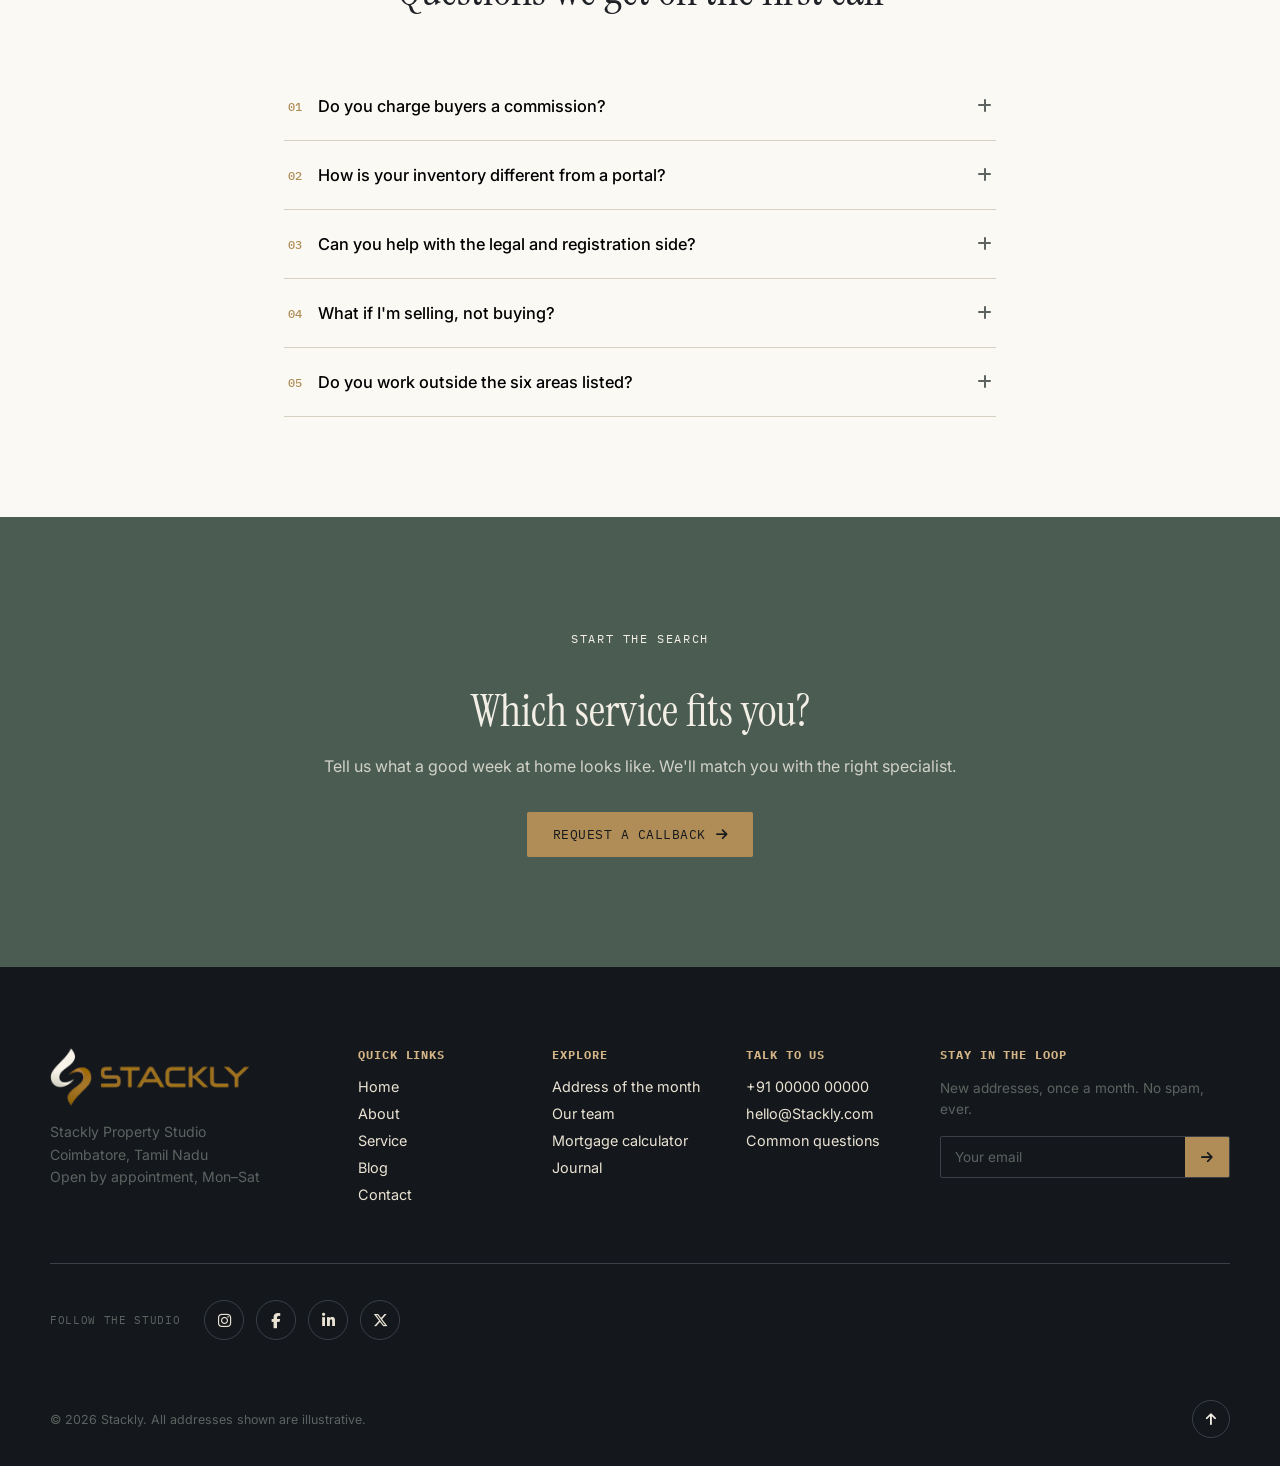
<file: service.html>
<!DOCTYPE html>
<html lang="en">
<head>
<meta charset="UTF-8">
<meta name="viewport" content="width=device-width, initial-scale=1.0">
<title>Service — Stackly Property Studio</title>
<link rel="preconnect" href="https://fonts.googleapis.com">
<link rel="preconnect" href="https://fonts.gstatic.com" crossorigin>
<link href="https://fonts.googleapis.com/css2?family=Instrument+Serif:ital@0;1&family=Inter:wght@400;500;600&family=IBM+Plex+Mono:wght@400;500&display=swap" rel="stylesheet">
<link rel="stylesheet" href="https://cdnjs.cloudflare.com/ajax/libs/font-awesome/6.5.1/css/all.min.css">
<link rel="stylesheet" href="style.css">
</head>
<body>

<!-- ================= HEADER ================= -->
<header class="site-header" id="siteHeader">
  <div class="header-inner">
    <a href="./index.html" class="logo">
      <img src="./src/logo/Untitled design (1)_11zon.webp" alt="">
    </a>
    <nav class="nav-desktop" aria-label="Primary">
      <a href="./index.html">Home</a>
      <a href="./about.html">About</a>
      <a href="./service.html" class="active">Service</a>
      <a href="./blog.html">Blog</a>
      <a href="./contact.html">Contact</a>
      <a href="./login.html" class="nav-cta">Login</a>
    </nav>
    <button class="hamburger" id="hamburger" aria-label="Open menu" aria-expanded="false">
      <span></span><span></span><span></span>
    </button>
  </div>
</header>

<div class="drawer" id="drawer">
  <nav aria-label="Mobile">
    <a href="./index.html">Home</a>
    <a href="./about.html">About</a>
    <a href="./service.html">Service</a>
    <a href="./blog.html">Blog</a>
    <a href="./contact.html">Contact</a>
  </nav>
  <div class="drawer-foot">
    <span>Coimbatore studio, open by appointment</span>
    <a href="./login.html" class="nav-cta">Login</a>
  </div>
</div>
<div class="drawer-overlay" id="drawerOverlay"></div>

<!-- ================= PAGE HERO ================= -->
<section class="page-hero">
  <div class="hero-blueprint-grid" aria-hidden="true"></div>
  <div class="page-hero-inner">
    <div class="breadcrumb reveal">
      <a href="./index.html">Home</a> <i class="fa-solid fa-chevron-right"></i> <span>Service</span>
    </div>
    <h1 class="reveal" style="--d:1">Four services, <em>one named agent.</em></h1>
    <p class="reveal" style="--d:2">
      Whether you're buying, selling, chasing a title check, or hunting a plot —
      you work with a specialist, not a queue.
    </p>
  </div>
</section>

<!-- ================= SERVICES ================= -->
<section class="services">
  <div class="section-head">
    <p class="eyebrow reveal">What we do</p>
    <h2 class="reveal">Pick a starting point</h2>
    <p class="section-sub reveal">Every service below is run by the specialist named on it — not routed through a call centre.</p>
  </div>

  <div class="service-grid">
    <article class="service-card reveal">
      <span class="service-index">01 / Buying</span>
      <h3>Buyer Advisory</h3>
      <p>A shortlist built from what you actually need — commute, light, noise, room to grow — not a scraped feed of everything on the market.</p>
      <ul class="service-list">
        <li><i class="fa-solid fa-check"></i> 30-minute consult, no obligation</li>
        <li><i class="fa-solid fa-check"></i> Three to five walked options</li>
        <li><i class="fa-solid fa-check"></i> Back-to-back tours in one afternoon</li>
        <li><i class="fa-solid fa-check"></i> No buyer-side commission</li>
      </ul>
      <a href="./contact.html" class="service-link">Start a search <i class="fa-solid fa-arrow-right"></i></a>
    </article>

    <article class="service-card reveal" style="--d:1">
      <span class="service-index">02 / Selling</span>
      <h3>Seller Advisory</h3>
      <p>We photograph, price and list within a week, then bring only pre-qualified buyers to your door — no open-house crowds.</p>
      <ul class="service-list">
        <li><i class="fa-solid fa-check"></i> Market-backed pricing, not guesswork</li>
        <li><i class="fa-solid fa-check"></i> Professional photography included</li>
        <li><i class="fa-solid fa-check"></i> Pre-qualified buyers only</li>
        <li><i class="fa-solid fa-check"></i> One flat, disclosed fee</li>
      </ul>
      <a href="./contact.html" class="service-link">List your home <i class="fa-solid fa-arrow-right"></i></a>
    </article>

    <article class="service-card reveal" style="--d:2">
      <span class="service-index">03 / Legal</span>
      <h3>Legal &amp; Registration</h3>
      <p>Every title document is reviewed personally by our legal lead — so you're not chasing a separate lawyer mid-transaction.</p>
      <ul class="service-list">
        <li><i class="fa-solid fa-check"></i> Encumbrance certificate review</li>
        <li><i class="fa-solid fa-check"></i> Title and boundary verification</li>
        <li><i class="fa-solid fa-check"></i> Registration coordinated end-to-end</li>
        <li><i class="fa-solid fa-check"></i> Plain-language explanations, no jargon</li>
      </ul>
      <a href="./contact.html" class="service-link">Ask a legal question <i class="fa-solid fa-arrow-right"></i></a>
    </article>

    <article class="service-card reveal" style="--d:3">
      <span class="service-index">04 / Land</span>
      <h3>Site &amp; Plot Specialist</h3>
      <p>Boundary disputes, land classification, and plot sales handled by someone who grew up in a family land brokerage.</p>
      <ul class="service-list">
        <li><i class="fa-solid fa-check"></i> Boundary and survey verification</li>
        <li><i class="fa-solid fa-check"></i> Land-use and zoning checks</li>
        <li><i class="fa-solid fa-check"></i> Dispute history review</li>
        <li><i class="fa-solid fa-check"></i> Plot-specific negotiation support</li>
      </ul>
      <a href="./contact.html" class="service-link">Talk about a plot <i class="fa-solid fa-arrow-right"></i></a>
    </article>
  </div>
</section>

<!-- ================= PROCESS ================= -->
<section class="process" id="process">
  <div class="section-head light">
    <p class="eyebrow reveal">How it works</p>
    <h2 class="reveal">Four steps, one address</h2>
  </div>

  <div class="process-path">
    <div class="process-line" aria-hidden="true"></div>
    <div class="process-step reveal">
      <span class="process-num">01</span>
      <h3>Consult</h3>
      <p>A 30-minute call about how you actually live — commute, light, noise, room to grow.</p>
    </div>
    <div class="process-step reveal" style="--d:1">
      <span class="process-num">02</span>
      <h3>Curate</h3>
      <p>We shortlist from our own walked inventory, not a scraped feed. Usually three to five options.</p>
    </div>
    <div class="process-step reveal" style="--d:2">
      <span class="process-num">03</span>
      <h3>Tour</h3>
      <p>Back-to-back viewings in one afternoon, with honest notes on every flaw, not just the highlights.</p>
    </div>
    <div class="process-step reveal" style="--d:3">
      <span class="process-num">04</span>
      <h3>Close</h3>
      <p>Paperwork, negotiation and registration handled end-to-end — you sign, we chase the rest.</p>
    </div>
  </div>
</section>

<!-- ================= PRICING ================= -->
<section class="pricing">
  <div class="section-head light">
    <p class="eyebrow reveal">Fees, disclosed upfront</p>
    <h2 class="reveal">One flat fee. No surprises at closing.</h2>
  </div>

  <div class="pricing-grid">
    <div class="price-card reveal">
      <span class="price-tier">Buyer</span>
      <div class="price-amount">₹0</div>
      <p class="price-note">Paid by the seller on every transaction</p>
      <ul class="price-list">
        <li><i class="fa-solid fa-check"></i> Full buyer advisory service</li>
        <li><i class="fa-solid fa-check"></i> Curated shortlist &amp; tours</li>
        <li><i class="fa-solid fa-check"></i> Negotiation support</li>
        <li><i class="fa-solid fa-check"></i> Registration coordination</li>
      </ul>
      <a href="./contact.html" class="btn btn-outline btn-full" style="border-color:var(--line-dark);color:var(--stone);">Start a search</a>
    </div>

    <div class="price-card featured reveal" style="--d:1">
      <span class="price-badge">Most chosen</span>
      <span class="price-tier">Seller — Standard</span>
      <div class="price-amount">1.5%</div>
      <p class="price-note">Flat fee on final sale price</p>
      <ul class="price-list">
        <li><i class="fa-solid fa-check"></i> Pricing &amp; photography</li>
        <li><i class="fa-solid fa-check"></i> Pre-qualified buyers only</li>
        <li><i class="fa-solid fa-check"></i> Legal &amp; title review included</li>
        <li><i class="fa-solid fa-check"></i> Registration handled end-to-end</li>
      </ul>
      <a href="./contact.html" class="btn btn-brass btn-full">List with us</a>
    </div>

    <div class="price-card reveal" style="--d:2">
      <span class="price-tier">Seller — Land &amp; Plot</span>
      <div class="price-amount">2%</div>
      <p class="price-note">Flat fee, boundary &amp; dispute review included</p>
      <ul class="price-list">
        <li><i class="fa-solid fa-check"></i> Survey &amp; boundary verification</li>
        <li><i class="fa-solid fa-check"></i> Land-use and zoning checks</li>
        <li><i class="fa-solid fa-check"></i> Dispute history review</li>
        <li><i class="fa-solid fa-check"></i> Specialist negotiation support</li>
      </ul>
      <a href="./contact.html" class="btn btn-outline btn-full" style="border-color:var(--line-dark);color:var(--stone);">Talk about a plot</a>
    </div>
  </div>
</section>

<!-- ================= FAQ ================= -->
<section class="faq" id="faq">
  <div class="section-head">
    <p class="eyebrow reveal">Before you ask</p>
    <h2 class="reveal">Questions we get on the first call</h2>
  </div>

  <div class="faq-list">
    <div class="faq-item reveal">
      <button class="faq-q" aria-expanded="false">
        <span><span class="faq-index">01</span> Do you charge buyers a commission?</span>
        <i class="fa-solid fa-plus"></i>
      </button>
      <div class="faq-a"><p>No. Our fee is paid by the seller. Buyers work with us at no direct cost, and we disclose that arrangement upfront.</p></div>
    </div>
    <div class="faq-item reveal">
      <button class="faq-q" aria-expanded="false">
        <span><span class="faq-index">02</span> How is your inventory different from a portal?</span>
        <i class="fa-solid fa-plus"></i>
      </button>
      <div class="faq-a"><p>Every address on our site has been personally walked by a founder. We turn down far more sellers than we list — no scraped or duplicate listings.</p></div>
    </div>
    <div class="faq-item reveal">
      <button class="faq-q" aria-expanded="false">
        <span><span class="faq-index">03</span> Can you help with the legal and registration side?</span>
        <i class="fa-solid fa-plus"></i>
      </button>
      <div class="faq-a"><p>Yes — our in-house legal lead reviews title documents on every transaction and coordinates registration, so you're not chasing a separate lawyer.</p></div>
    </div>
    <div class="faq-item reveal">
      <button class="faq-q" aria-expanded="false">
        <span><span class="faq-index">04</span> What if I'm selling, not buying?</span>
        <i class="fa-solid fa-plus"></i>
      </button>
      <div class="faq-a"><p>We photograph, price and list within a week, and only bring pre-qualified buyers to your door — no open-house crowds.</p></div>
    </div>
    <div class="faq-item reveal">
      <button class="faq-q" aria-expanded="false">
        <span><span class="faq-index">05</span> Do you work outside the six areas listed?</span>
        <i class="fa-solid fa-plus"></i>
      </button>
      <div class="faq-a"><p>Occasionally, for existing clients. We'd rather say no than list somewhere we haven't personally verified.</p></div>
    </div>
  </div>
</section>

<!-- ================= CTA ================= -->
<section class="cta-band" id="contact">
  <div class="cta-inner">
    <p class="eyebrow reveal">Start the search</p>
    <h2 class="reveal">Which service fits you?</h2>
    <p class="reveal">Tell us what a good week at home looks like. We'll match you with the right specialist.</p>
    <a href="./contact.html" class="btn btn-brass reveal">Request a callback <i class="fa-solid fa-arrow-right"></i></a>
  </div>
</section>

<!-- ================= FOOTER ================= -->
<footer class="site-footer">
  <div class="footer-top">
    <div class="footer-brand">
      <a href="./index.html" class="logo">
        <img src="./src/logo/Untitled design (1)_11zon.webp" alt="">
      </a>
      <p>Stackly Property Studio<br>Coimbatore, Tamil Nadu<br>Open by appointment, Mon–Sat</p>
    </div>
    <div class="footer-cols">
      <div>
        <h4>Quick Links</h4>
        <a href="./index.html">Home</a>
        <a href="./about.html">About</a>
        <a href="./service.html">Service</a>
        <a href="./blog.html">Blog</a>
        <a href="./contact.html">Contact</a>
      </div>
      <div>
        <h4>Explore</h4>
        <a href="./index.html#spotlight">Address of the month</a>
        <a href="./about.html#team">Our team</a>
        <a href="./index.html#calculator">Mortgage calculator</a>
        <a href="./blog.html">Journal</a>
      </div>
      <div>
        <h4>Talk to us</h4>
        <a href="tel:+910000000000">+91 00000 00000</a>
        <a href="mailto:hello@stackly.com">hello@Stackly.com</a>
        <a href="./contact.html">Common questions</a>
      </div>
      <div class="footer-newsletter">
        <h4>Stay in the loop</h4>
        <p>New addresses, once a month. No spam, ever.</p>
        <form class="newsletter-form" id="newsletterForm">
          <input type="email" placeholder="Your email" required aria-label="Email address">
          <button type="submit" aria-label="Subscribe"><i class="fa-solid fa-arrow-right"></i></button>
        </form>
      </div>
    </div>
  </div>

  <div class="footer-social">
    <span class="footer-social-label">Follow the studio</span>
   <div class="social-row">
      <a href="./404.html" aria-label="Instagram" class="social-btn"><i class="fa-brands fa-instagram"></i></a>
      <a href="./404.html" aria-label="Facebook" class="social-btn"><i class="fa-brands fa-facebook-f"></i></a>
      <a href="./404.html" aria-label="LinkedIn" class="social-btn"><i class="fa-brands fa-linkedin-in"></i></a>
      <a href="./404.html" aria-label="X (Twitter)" class="social-btn"><i class="fa-brands fa-x-twitter"></i></a>
    </div>
  </div>

  <div class="footer-bottom">
    <span>© 2026 Stackly. All addresses shown are illustrative.</span>
    <button class="to-top" id="toTop" aria-label="Back to top"><i class="fa-solid fa-arrow-up"></i></button>
  </div>
</footer>

<script src="script.js"></script>
</body>
</html>
</file>
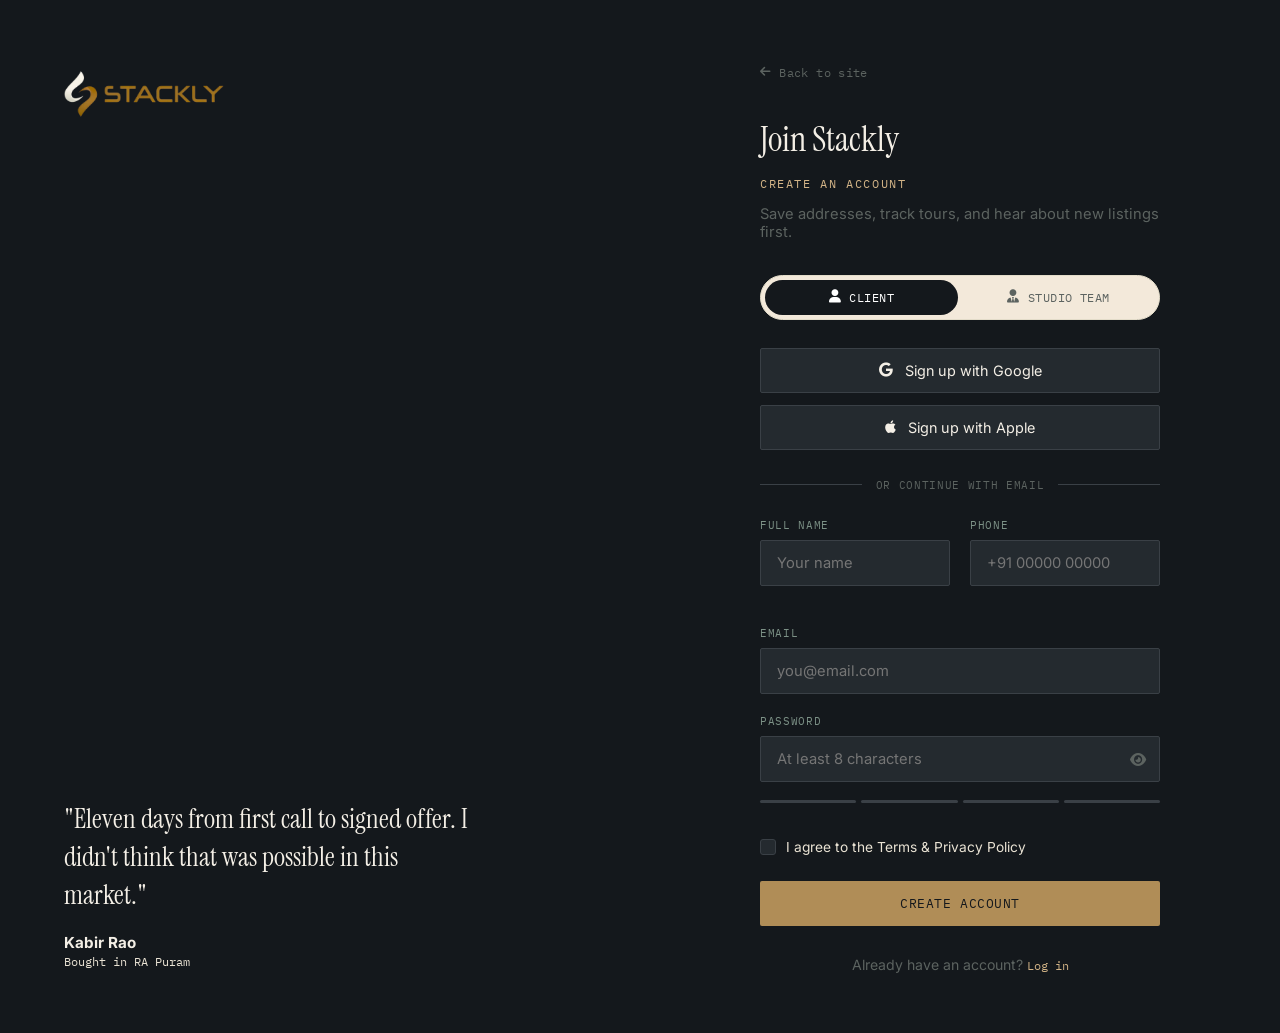
<file: signup.html>
<!DOCTYPE html>
<html lang="en">
<head>
<meta charset="UTF-8">
<meta name="viewport" content="width=device-width, initial-scale=1.0">
<title>Sign Up — Stackly Property Studio</title>
<link rel="preconnect" href="https://fonts.googleapis.com">
<link rel="preconnect" href="https://fonts.gstatic.com" crossorigin>
<link href="https://fonts.googleapis.com/css2?family=Instrument+Serif:ital@0;1&family=Inter:wght@400;500;600&family=IBM+Plex+Mono:wght@400;500&display=swap" rel="stylesheet">
<link rel="stylesheet" href="https://cdnjs.cloudflare.com/ajax/libs/font-awesome/6.5.1/css/all.min.css">
<link rel="stylesheet" href="style.css">
<style>
  .role-toggle{
    display:flex;
    gap:4px;
    background:#F3E9DA;
    border:1px solid #E3DCC9;
    border-radius:999px;
    padding:4px;
    margin-bottom:28px;
  }
  .role-toggle button{
    flex:1;
    display:flex;
    align-items:center;
    justify-content:center;
    gap:8px;
    padding:10px 14px;
    border:none;
    background:transparent;
    border-radius:999px;
    font-family:'IBM Plex Mono', monospace;
    font-size:.74rem;
    text-transform:uppercase;
    letter-spacing:.04em;
    color:#5C6360;
    cursor:pointer;
    transition:background .3s ease, color .3s ease;
  }
  .role-toggle button i{ font-size:.85rem; }
  .role-toggle button.active{
    background:#14181C;
    color:#fff;
  }

  /* ============ AUTH ERROR (default hidden, JS toggles) ============ */
  .auth-error{
    display:none;
    align-items:flex-start;
    gap:10px;
    background:rgba(198,57,46,.08);
    border:1px solid rgba(198,57,46,.25);
    color:#b3491f;
    border-radius:8px;
    padding:12px 14px;
    font-family:'Inter', sans-serif;
    font-size:.85rem;
    line-height:1.5;
    margin-bottom:20px;
  }
  .auth-error.show{ display:flex; }
  .auth-error i{ margin-top:2px; flex-shrink:0; }

  /* ============ ROLE HINT ============ */
  .role-hint{
    font-family:'IBM Plex Mono', monospace;
    font-size:.7rem;
    color:#9AA29C;
    text-transform:uppercase;
    letter-spacing:.03em;
    margin-top:14px;
    text-align:center;
  }
</style>
</head>
<body>

<section class="auth">
  <div class="auth-visual" style="background-image:linear-gradient(to bottom, rgba(20,24,28,.35), rgba(20,24,28,.85)), url('https://images.unsplash.com/photo-1600607687939-ce8a6c25118c?q=80&w=1200&auto=format&fit=crop');">
    <div class="auth-visual-top">
      <a href="./index.html" class="logo">
        <img src="./src/logo/Untitled design (1)_11zon.webp" alt="">
      </a>
    </div>
    <div class="auth-quote reveal">
      <p>"Eleven days from first call to signed offer. I didn't think that was possible in this market."</p>
      <div class="testi-who">
        <strong>Kabir Rao</strong>
        <span>Bought in RA Puram</span>
      </div>
    </div>
  </div>

  <div class="auth-panel">
    <div class="auth-card">
      <a href="./index.html" class="auth-back reveal"><i class="fa-solid fa-arrow-left"></i> Back to site</a>
      <h1 class="reveal" style="--d:1">Join Stackly</h1>
      <p class="eyebrow reveal">Create an account</p>
      <p class="auth-sub reveal" style="--d:2">Save addresses, track tours, and hear about new listings first.</p>
       <div class="role-toggle reveal" id="roleToggle">
        <button type="button" class="active" data-role="user">
          <i class="fa-solid fa-user"></i> Client
        </button>
        <button type="button" data-role="admin">
          <i class="fa-solid fa-user-tie"></i> Studio Team
        </button>
      </div>

      <div class="auth-social reveal" style="--d:3">
        <button type="button" class="social-auth-btn" onclick="window.location.href='404.html'"><i class="fa-brands fa-google"></i> Sign up with Google</button>
        <button type="button" class="social-auth-btn" onclick="window.location.href='404.html'"><i class="fa-brands fa-apple"></i> Sign up with Apple</button>
      </div>
      <div class="auth-divider reveal" style="--d:4">or continue with email</div>

      <div class="auth-error" id="signupError">
        <i class="fa-solid fa-circle-exclamation"></i>
        <span>Check your email, use a password of 8+ characters, and accept the terms.</span>
      </div>

      
      <form id="signupForm" class="reveal" style="--d:5">
        <div class="form-row">
          <div class="form-group">
            <label for="signupName">Full name</label>
            <input type="text" id="signupName" placeholder="Your name" required>
          </div>
          <div class="form-group">
            <label for="signupPhone">Phone</label>
            <input type="tel" id="signupPhone" placeholder="+91 00000 00000" required>
          </div>
        </div>
        <div class="form-group">
          <label for="signupEmail">Email</label>
          <input type="email" id="signupEmail" placeholder="you@email.com" required>
        </div>
        <div class="form-group">
          <label for="signupPassword">Password</label>
          <div class="field-icon-wrap">
            <input type="password" id="signupPassword" placeholder="At least 8 characters" required>
            <button type="button" class="field-icon-btn" data-toggle="signupPassword" aria-label="Show password">
              <i class="fa-solid fa-eye"></i>
            </button>
          </div>
          <div class="auth-strength"><span></span><span></span><span></span><span></span></div>
          <span class="auth-strength-label" id="strengthLabel"></span>
        </div>
        <div class="auth-row">
          <label class="checkbox-wrap">
            <input type="checkbox" id="signupTerms" required>
            I agree to the Terms &amp; Privacy Policy
          </label>
        </div>
        <button type="submit" class="btn btn-brass btn-full">
          <span class="btn-label">Create account</span>
        </button>
      </form>

      <p class="auth-foot">Already have an account? <a href="./login.html" class="auth-link">Log in</a></p>
    </div>
  </div>
</section>

<script src="script.js"></script>
<script>
  // ================= ROLE-BASED SIGN UP =================
(function () {

  const roleButtons = document.querySelectorAll('#roleToggle button');

  const signupForm = document.getElementById('signupForm');
  const signupError = document.getElementById('signupError');

  const signupName = document.getElementById('signupName');
  const signupPhone = document.getElementById('signupPhone');
  const signupEmail = document.getElementById('signupEmail');
  const signupPassword = document.getElementById('signupPassword');
  const signupTerms = document.getElementById('signupTerms');

  const strengthLabel = document.getElementById('strengthLabel');
  const strengthBars = document.querySelectorAll('.auth-strength span');

  let currentRole = 'user';


  // ================= ROLE CONFIGURATION =================

  const roleConfig = {
    user: {
      redirect: 'user-dashboard.html'
    },

    admin: {
      redirect: 'admin-dashboard.html'
    }
  };


  // ================= ROLE TOGGLE =================

  function setRole(role) {

    currentRole = role;

    roleButtons.forEach(button => {

      button.classList.toggle(
        'active',
        button.dataset.role === role
      );

    });

    // Hide previous errors when switching role
    signupError.classList.remove('show');
  }


  roleButtons.forEach(button => {

    button.addEventListener('click', function () {

      setRole(this.dataset.role);

    });

  });


  // ================= PASSWORD SHOW / HIDE =================

  document.querySelectorAll('.field-icon-btn[data-toggle]')
    .forEach(button => {

      button.addEventListener('click', function () {

        const target = document.getElementById(
          this.dataset.toggle
        );

        const icon = this.querySelector('i');

        const isPassword =
          target.type === 'password';

        target.type =
          isPassword ? 'text' : 'password';

        icon.classList.toggle(
          'fa-eye',
          !isPassword
        );

        icon.classList.toggle(
          'fa-eye-slash',
          isPassword
        );

        this.setAttribute(
          'aria-label',
          isPassword
            ? 'Hide password'
            : 'Show password'
        );

      });

    });


  // ================= PASSWORD STRENGTH =================

  signupPassword.addEventListener('input', function () {

    const password = this.value;

    let strength = 0;

    // Length
    if (password.length >= 8) {
      strength++;
    }

    // Lowercase
    if (/[a-z]/.test(password)) {
      strength++;
    }

    // Uppercase
    if (/[A-Z]/.test(password)) {
      strength++;
    }

    // Number or special character
    if (/[0-9!@#$%^&*]/.test(password)) {
      strength++;
    }


    // Reset bars
    strengthBars.forEach(bar => {
      bar.classList.remove(
        'active',
        'weak',
        'medium',
        'strong'
      );
    });


    // Empty password
    if (password.length === 0) {

      strengthLabel.textContent = '';

      return;
    }


    // Update bars
    strengthBars.forEach((bar, index) => {

      if (index < strength) {

        bar.classList.add('active');

        if (strength <= 1) {
          bar.classList.add('weak');
        }
        else if (strength <= 3) {
          bar.classList.add('medium');
        }
        else {
          bar.classList.add('strong');
        }

      }

    });


    // Strength text
    if (strength <= 1) {

      strengthLabel.textContent =
        'Weak password';

    }
    else if (strength <= 3) {

      strengthLabel.textContent =
        'Medium password';

    }
    else {

      strengthLabel.textContent =
        'Strong password';

    }

  });


  // ================= PHONE VALIDATION =================

  function validatePhone(phone) {

    // Remove spaces, + and -
    const cleanPhone =
      phone.replace(/[\s-+]/g, '');

    // Indian mobile number
    return /^[6-9][0-9]{9}$/.test(cleanPhone);

  }


  // ================= EMAIL VALIDATION =================

  function validateEmail(email) {

    /*
      Valid:
      user@gmail.com
      user@gmail.in
      admin@stackly.com
      admin@stackly.in

      Invalid:
      user@gmail.net
      user@gmail.org
      user@gmail.co
      user@gmail
    */

    return /^[^\s@]+@[^\s@]+\.(com|in)$/i.test(email);

  }


  // ================= SHOW ERROR =================

  function showError(message) {

    const errorText =
      signupError.querySelector('span');

    errorText.textContent = message;

    signupError.classList.add('show');

  }


  // ================= FORM SUBMIT =================

  signupForm.addEventListener('submit', function (e) {

    e.preventDefault();


    const name =
      signupName.value.trim();

    const phone =
      signupPhone.value.trim();

    const email =
      signupEmail.value.trim();

    const password =
      signupPassword.value;

    const termsAccepted =
      signupTerms.checked;


    // ================= NAME =================

    if (name.length < 2) {

      showError(
        'Please enter your full name.'
      );

      signupName.focus();

      return;
    }


    // ================= PHONE =================

    if (!validatePhone(phone)) {

      showError(
        'Please enter a valid 10-digit Indian mobile number.'
      );

      signupPhone.focus();

      return;
    }


    // ================= EMAIL =================

    if (!validateEmail(email)) {

      showError(
        'Please enter a valid email ending with .com or .in.'
      );

      signupEmail.focus();

      return;
    }


    // ================= PASSWORD =================

    if (password.length < 8) {

      showError(
        'Password must be at least 8 characters long.'
      );

      signupPassword.focus();

      return;
    }


    // ================= PASSWORD STRENGTH =================

    const strongPassword =
      /^(?=.*[a-z])(?=.*[A-Z])(?=.*[0-9])(?=.*[!@#$%^&*]).{8,}$/;

    if (!strongPassword.test(password)) {

      showError(
        'Password must contain uppercase, lowercase, number and special character.'
      );

      signupPassword.focus();

      return;
    }


    // ================= TERMS =================

    if (!termsAccepted) {

      showError(
        'Please accept the Terms & Privacy Policy.'
      );

      signupTerms.focus();

      return;
    }


    // ================= SUCCESS =================

    signupError.classList.remove('show');


    /*
      Demo-only signup.
      Data is stored locally because there is
      no backend authentication.
    */

    localStorage.setItem(
      'wrenholtUserName',
      name
    );

    localStorage.setItem(
      'wrenholtUserPhone',
      phone
    );

    localStorage.setItem(
      'wrenholtUserEmail',
      email
    );

    localStorage.setItem(
      'wrenholtUserRole',
      currentRole
    );

    localStorage.setItem(
      'wrenholtUserLoggedIn',
      'true'
    );


    // ================= BUTTON LOADING =================

    const submitButton =
      signupForm.querySelector(
        'button[type="submit"]'
      );

    const originalHTML =
      submitButton.innerHTML;

    submitButton.disabled = true;

    submitButton.innerHTML =
      '<i class="fa-solid fa-check"></i> Creating account…';


    // ================= ROLE REDIRECT =================

    setTimeout(() => {

      window.location.href ='login.html'
    }, 700);

  });


  // ================= CLEAR ERROR ON INPUT =================

  [
    signupName,
    signupPhone,
    signupEmail,
    signupPassword
  ].forEach(input => {

    input.addEventListener('input', () => {

      signupError.classList.remove('show');

    });

  });


  signupTerms.addEventListener('change', () => {

    signupError.classList.remove('show');

  });


  // ================= DEFAULT ROLE =================

  setRole('user');

})();
</script>
</body>
</html>
</file>
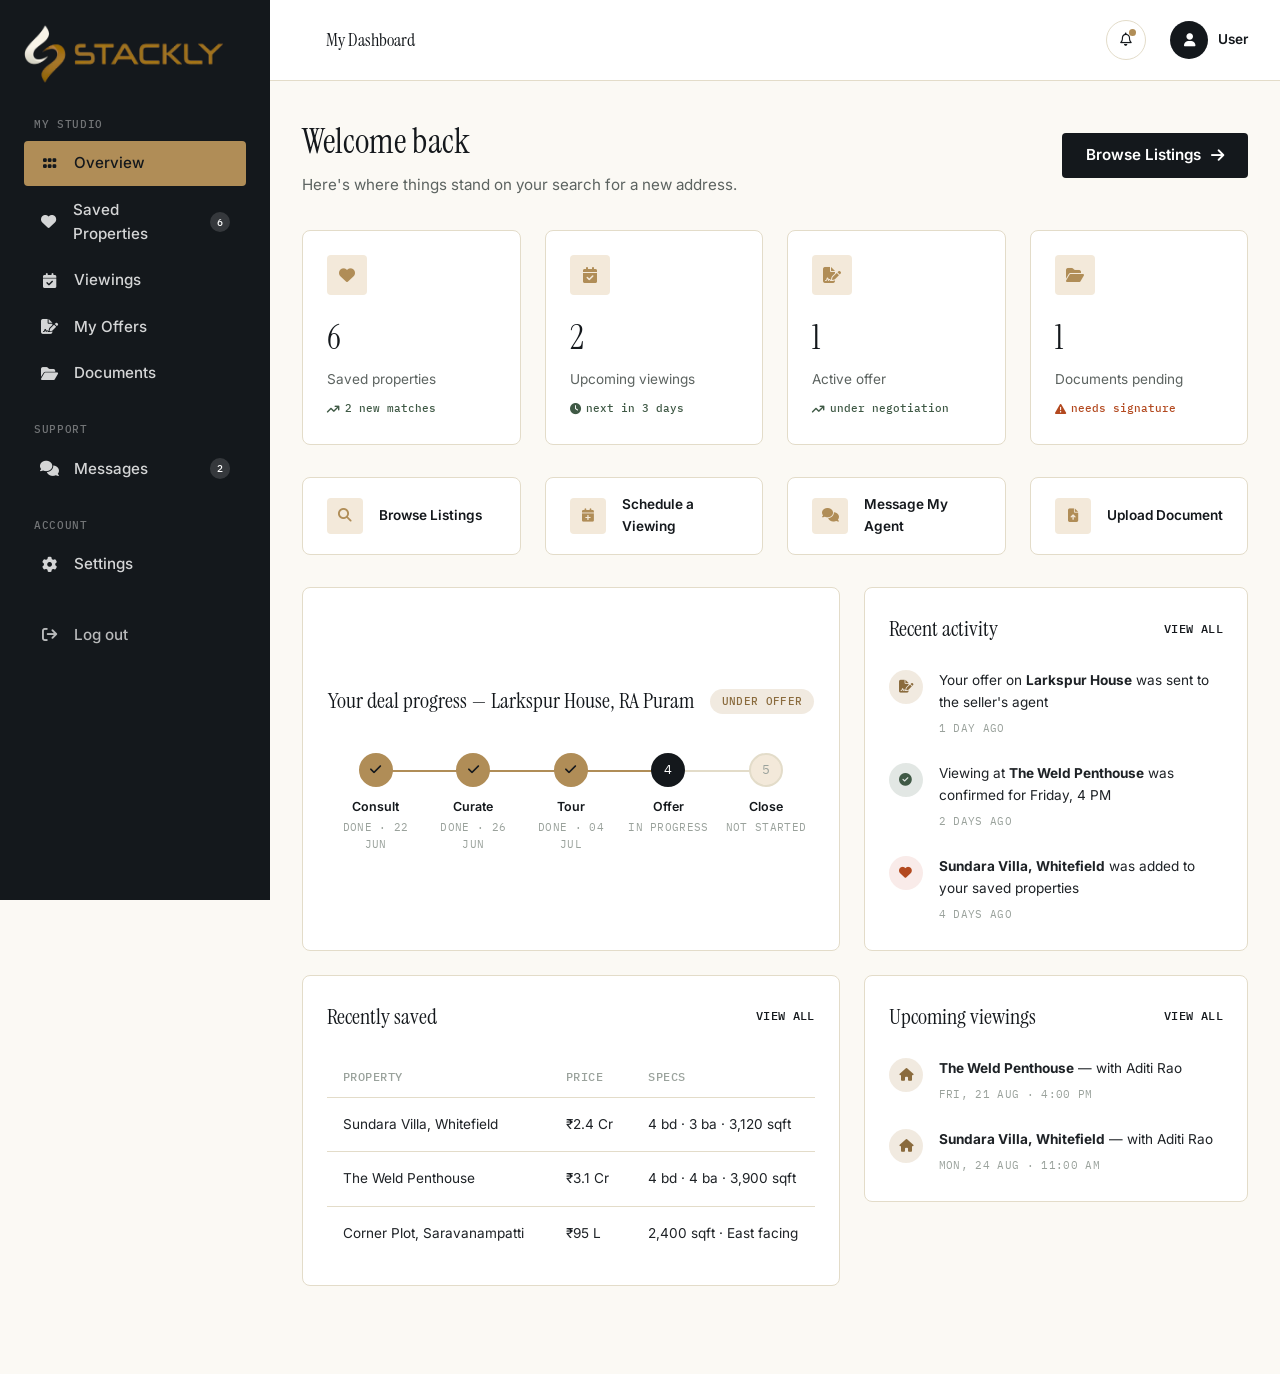
<file: user-dashboard.html>
<!DOCTYPE html>
<html lang="en">
<head>
    <meta charset="UTF-8" />
    <meta name="viewport" content="width=device-width, initial-scale=1.0" />
    <link rel="stylesheet" href="https://cdnjs.cloudflare.com/ajax/libs/font-awesome/6.7.2/css/all.min.css" />
    <link href="https://fonts.googleapis.com/css2?family=Instrument+Serif:ital@0;1&family=Inter:wght@400;500;600;700;800&family=IBM+Plex+Mono:wght@400;500;600&display=swap" rel="stylesheet" />
    <title>My Dashboard — Wren &amp; Holt Property Studio</title>
    <style>
/* =========================================================
   WREN & HOLT CLIENT DASHBOARD — DESIGN SYSTEM / TOKENS
   (same system as the studio/admin dashboard)
========================================================= */

:root {
  --primary: #14181C;
  --primary-dark: #0A0D10;
  --secondary: #B08D57;
  --accent: #7C9186;

  --white: #ffffff;
  --text-primary: #1E2226;
  --text-secondary: #5C6360;
  --text-light: #9AA29C;
  --border: #E3DCC9;
  --bg-body: #FBF9F4;
  --bg-section: #F3E9DA;

  --shadow-sm: 0 4px 10px rgba(20, 24, 28, 0.06);
  --shadow-md: 0 12px 30px rgba(20, 24, 28, 0.10);
  --shadow-lg: 0 25px 60px rgba(20, 24, 28, 0.18);

  --radius-sm: 4px;
  --radius-md: 8px;
  --radius-full: 999px;

  --space-xs: 6px;
  --space-sm: 10px;
  --space-md: 16px;
  --space-lg: 24px;
  --space-xl: 32px;
  --space-2xl: 48px;
  --space-3xl: 64px;

  --fs-xs: 0.85rem;
  --fs-sm: 0.95rem;
  --fs-md: 1.05rem;
  --fs-lg: 1.5rem;
  --fs-xl: 2rem;

  --fw-medium: 500;
  --fw-semibold: 600;
  --fw-bold: 700;
  --fw-extrabold: 800;

  --tracking-wide: 0.06em;
  --lh-body: 1.6;

  --font-primary: 'Instrument Serif', Georgia, serif;
  --font-secondary: 'Inter', -apple-system, BlinkMacSystemFont, sans-serif;
  --font-mono: 'IBM Plex Mono', monospace;

  --transition: all 0.25s ease;
}

* { box-sizing: border-box; margin: 0; padding: 0; }
html { scroll-behavior: smooth; }
body {
  font-family: var(--font-secondary);
  color: var(--text-primary);
  line-height: var(--lh-body);
  -webkit-font-smoothing: antialiased;
}
img { max-width: 100%; display: block; }
a { text-decoration: none; color: inherit; }
ul { list-style: none; }
button { font-family: inherit; cursor: pointer; border: none; background: none; }
input, select, textarea { font-family: inherit; }

::-webkit-scrollbar { width: 8px; height: 8px; }
::-webkit-scrollbar-thumb { background: rgba(176, 141, 87, 0.35); border-radius: 8px; }
::-webkit-scrollbar-track { background: transparent; }

/* ========== BRAND LOCKUP ========== */
.logo{
    display: flex;
    align-items: center;
    gap: .6em;
    text-decoration: none;
    width: 200px;
    height: 60px;
}
.logo img{
    width: 100%;
    height: 60px;
    object-fit: cover;
}
.logo-text{ font-family: var(--font-primary); font-weight: 400; font-size: 1.35rem; color: var(--white); line-height: 1.1; }
.logo-text em{ font-style: italic; color: #D3B487; }

/* ========== SHELL ========== */
.dashboard-body{ background: var(--bg-body); }
.dash-shell{ display: flex; min-height: 100vh; }

/* ========== SIDEBAR ========== */
.sidebar{
    width: 270px; height: 100vh; flex-shrink: 0; background: var(--primary);
    position: sticky; top: 0; display: flex; flex-direction: column;
    padding: var(--space-lg) var(--space-lg) var(--space-xl); z-index: 200; transition: var(--transition);
}
.sidebar-top{ display: flex; align-items: center; justify-content: space-between; margin-bottom: var(--space-xl); }
.sidebar-close{ display: none; background: none; border: none; color: var(--white); font-size: var(--fs-lg); cursor: pointer; }

.sidebar-user{
    display: flex; align-items: center; gap: var(--space-md); padding: var(--space-md);
    background: rgba(255,255,255,.06); border-radius: var(--radius-md); margin-bottom: var(--space-xl);
}
.sidebar-avatar{
    width: 42px; height: 42px; border-radius: var(--radius-full); background: var(--secondary); color: var(--primary);
    display: flex; align-items: center; justify-content: center; font-family: var(--font-primary);
    font-weight: var(--fw-bold); font-size: var(--fs-sm); flex-shrink: 0;
}
.sidebar-user-name{ color: var(--white); font-family: var(--font-secondary); font-weight: var(--fw-semibold); font-size: var(--fs-sm); }
.sidebar-user-email{
    color: rgba(255,255,255,.55); font-size: .76rem; font-family: var(--font-mono);
    overflow: hidden; text-overflow: ellipsis; white-space: nowrap;
}

.sidebar-nav{ display: flex; flex-direction: column; gap: 2px; overflow-y: auto; }
.nav-label{
    color: rgba(255, 255, 255, .4); font-family: var(--font-mono); font-size: .68rem; font-weight: var(--fw-medium);
    text-transform: uppercase; letter-spacing: var(--tracking-wide); margin: var(--space-lg) 0 var(--space-xs) var(--space-sm);
}
.nav-label:first-child{ margin-top: 0; }

.nav-link{
    display: flex; align-items: center; gap: var(--space-md); color: rgba(255, 255, 255, .82);
    text-decoration: none; font-family: var(--font-secondary); font-weight: var(--fw-medium); font-size: var(--fs-sm);
    padding: var(--space-sm) var(--space-md); border-radius: var(--radius-sm); position: relative; transition: var(--transition);
}
.nav-link i{ width: 18px; text-align: center; font-size: .95rem; }
.nav-link:hover{ background: rgba(255,255,255,.08); color: var(--white); }
.nav-link.active{ background: var(--secondary); color: var(--primary); }
.nav-link-danger{ margin-top: var(--space-lg); color: rgba(255,255,255,.7); }
.nav-link-danger:hover{ background: rgba(198,57,46,.18); color: #ffb3ab; }

.nav-badge{
    margin-left: auto; background: rgba(255,255,255,.14); color: var(--white);
    font-family: var(--font-mono); font-size: .65rem; padding: 2px 7px; border-radius: var(--radius-full);
}
.nav-link.active .nav-badge{ background: rgba(20,24,28,.2); color: var(--primary); }

.sidebar-overlay{ display: none; position: fixed; inset: 0; background: rgba(20,24,28,.5); z-index: 190; }

/* ========== MAIN ========== */
.dash-main{ flex: 1; min-width: 0; display: flex; flex-direction: column; }

.topbar{
    position: sticky; top: 0; z-index: 100; background: var(--white); border-bottom: 1px solid var(--border);
    display: flex; align-items: center; gap: var(--space-lg); padding: var(--space-md) var(--space-xl);
}
.menu-toggle{ display: none; background: none; border: none; color: var(--primary); font-size: var(--fs-lg); cursor: pointer; }
.topbar-search{
    flex: 1; display: flex; align-items: center; gap: var(--space-sm); padding: var(--space-sm) var(--space-lg);
    color: var(--primary); font-family: var(--font-primary); font-weight: 400; font-size: 1.1rem;
}
.topbar-actions{ margin-left: auto; display: flex; align-items: center; gap: var(--space-lg); }

.icon-btn{
    display: flex; position: relative; width: 40px; height: 40px; border-radius: var(--radius-full);
    border: 1px solid var(--border); background: var(--white); color: var(--primary); cursor: pointer;
    align-items: center; justify-content: center; transition: var(--transition);
}
.icon-btn:hover{ background: var(--bg-section); }
.notif-dot{ position: absolute; top: 8px; right: 9px; width: 7px; height: 7px; border-radius: 50%; background: var(--secondary); }

.topbar-user{ display: flex; align-items: center; gap: var(--space-sm); cursor: pointer; }
.topbar-avatar{
    width: 38px; height: 38px; border-radius: var(--radius-full); background: var(--primary); color: var(--white);
    display: flex; align-items: center; justify-content: center; font-family: var(--font-primary); font-weight: var(--fw-bold); font-size: .82rem;
}
.topbar-user-name{ font-family: var(--font-secondary); font-weight: var(--fw-semibold); font-size: var(--fs-xs); color: var(--primary); }
.topbar-user-email{ font-family: var(--font-mono); font-size: .72rem; color: var(--text-light); }
.topbar-user > i{ display: none; color: var(--text-light); font-size: .75rem; }

/* ========== SECTIONS ========== */
.dash-section{ display: none; padding: var(--space-xl) var(--space-xl) var(--space-3xl); animation: fadeSlideIn .4s ease; }
.dash-section.active{ display: block; }
@keyframes fadeSlideIn{ from{ opacity: 0; transform: translateY(12px); } to{ opacity: 1; transform: translateY(0); } }

.section-head{ display: flex; align-items: center; justify-content: space-between; gap: var(--space-lg); flex-wrap: wrap; margin-bottom: var(--space-xl); }
.section-head h1{ font-family: var(--font-primary); font-size: 2.2rem; color: var(--primary); font-weight: 400; }
.section-sub{ font-family: var(--font-secondary); color: var(--text-secondary); font-size: var(--fs-sm); margin-top: 4px; }

.btn-primary{
    display: inline-flex; align-items: center; gap: var(--space-sm); background: var(--primary); color: var(--white);
    font-weight: var(--fw-semibold); font-size: var(--fs-sm); text-decoration: none; padding: var(--space-sm) var(--space-lg);
    border-radius: var(--radius-sm); border: none; cursor: pointer; transition: var(--transition);
}
.btn-primary:hover{ background: var(--secondary); color: var(--primary); transform: translateY(-2px); }
.btn-outline{
    display: inline-flex; align-items: center; gap: var(--space-sm); background: transparent; color: var(--primary);
    font-weight: var(--fw-semibold); font-size: var(--fs-sm); padding: var(--space-sm) var(--space-lg);
    border-radius: var(--radius-sm); border: 1px solid var(--border); cursor: pointer; transition: var(--transition);
}
.btn-outline:hover{ border-color: var(--secondary); color: var(--secondary); }

/* ========== KPI CARDS ========== */
.kpi-grid{ display: grid; grid-template-columns: repeat(4, 1fr); gap: var(--space-lg); margin-bottom: var(--space-xl); }
.kpi-card{
    background: var(--white); border: 1px solid var(--border); border-radius: var(--radius-md); padding: var(--space-lg);
    transition: var(--transition); animation: fadeSlideIn .5s ease backwards;
}
.kpi-card:nth-child(2){ animation-delay: .05s; }
.kpi-card:nth-child(3){ animation-delay: .1s; }
.kpi-card:nth-child(4){ animation-delay: .15s; }
.kpi-card:hover{ box-shadow: var(--shadow-md); transform: translateY(-4px); }
.kpi-icon{
    width: 40px; height: 40px; border-radius: var(--radius-sm); background: var(--bg-section); color: var(--secondary);
    display: flex; align-items: center; justify-content: center; margin-bottom: var(--space-md);
}
.kpi-card h3{ font-family: var(--font-primary); font-size: 2.1rem; color: var(--primary); font-weight: 400; }
.kpi-card p{ font-family: var(--font-secondary); color: var(--text-secondary); font-size: var(--fs-xs); margin-top: 4px; }
.kpi-trend{ display: inline-flex; align-items: center; gap: 5px; margin-top: var(--space-sm); font-family: var(--font-mono); font-weight: var(--fw-medium); font-size: .7rem; }
.kpi-trend-up{ color: #3F5945; }
.kpi-trend-down{ color: #b3491f; }

/* ========== PANEL / TABLE ========== */
.panel{ background: var(--white); border: 1px solid var(--border); border-radius: var(--radius-md); padding: var(--space-lg); min-width: 0; }
.panel-head{ display: flex; align-items: center; justify-content: space-between; gap: var(--space-md); flex-wrap: wrap; margin-bottom: var(--space-lg); }
.panel-head h2{ font-family: var(--font-primary); font-size: 1.35rem; color: var(--primary); font-weight: 400; }
.panel-head-actions{ display: flex; align-items: center; gap: var(--space-md); }
.link-read{
    font-family: var(--font-mono); color: var(--primary); font-weight: var(--fw-medium); font-size: .74rem; text-decoration: none;
    display: inline-flex; align-items: center; gap: 6px; text-transform: uppercase; letter-spacing: .03em;
}
.link-read:hover{ color: var(--secondary); }

.table-wrap{ overflow-x: auto; -webkit-overflow-scrolling: touch; }
table{ width: 100%; border-collapse: collapse; font-family: var(--font-secondary); font-size: var(--fs-xs); min-width: 560px; }
thead th{
    text-align: left; color: var(--text-light); font-family: var(--font-mono); font-weight: var(--fw-medium); font-size: .72rem;
    text-transform: uppercase; letter-spacing: .04em; padding: var(--space-sm) var(--space-md); border-bottom: 1px solid var(--border); white-space: nowrap;
}
tbody td{ padding: var(--space-md); color: var(--text-primary); border-bottom: 1px solid var(--border); }
tbody tr:last-child td{ border-bottom: none; }
tbody tr{ transition: var(--transition); }
tbody tr:hover{ background: var(--bg-body); }

.status{
    display: inline-block; padding: 4px 12px; border-radius: var(--radius-full); font-weight: var(--fw-medium);
    font-family: var(--font-mono); font-size: .68rem; text-transform: uppercase; letter-spacing: .03em; white-space: nowrap;
}
.status-transit{ background: rgba(176,141,87,.18); color: #8A6B3D; }
.status-delivered{ background: rgba(124,145,134,.22); color: #3F5945; }
.status-pending{ background: rgba(198,57,46,.1); color: #b3491f; }

/* ========== BADGES ========== */
.role-badge{
    display: inline-block; padding: 4px 12px; border-radius: var(--radius-full); font-weight: var(--fw-medium);
    font-size: .68rem; font-family: var(--font-mono); text-transform: uppercase; letter-spacing: .03em;
}
.role-admin{ background: rgba(176,141,87,.16); color: #8A6B3D; }
.role-customer{ background: rgba(92,99,96,.1); color: var(--text-secondary); }

/* ========== CONTENT GRID ========== */
.content-grid{ display: grid; width: 100%; grid-template-columns: 1.4fr 1fr; gap: var(--space-lg); align-items: start; margin-bottom: var(--space-lg); }

/* ========== QUICK ACTIONS ========== */
.quick-actions{ display: grid; grid-template-columns: repeat(4, 1fr); gap: var(--space-lg); margin-bottom: var(--space-xl); }
.quick-action{
    display: flex; align-items: center; gap: var(--space-md); background: var(--white); border: 1px solid var(--border);
    border-radius: var(--radius-md); padding: var(--space-md) var(--space-lg); text-decoration: none; color: var(--primary);
    font-family: var(--font-secondary); font-weight: var(--fw-semibold); font-size: var(--fs-xs); transition: var(--transition);
}
.quick-action:hover{ border-color: var(--secondary); box-shadow: var(--shadow-sm); transform: translateY(-3px); }
.quick-action-icon{
    width: 36px; height: 36px; border-radius: var(--radius-sm); background: var(--bg-section); color: var(--secondary);
    display: flex; align-items: center; justify-content: center; flex-shrink: 0;
}

/* ========== ACTIVITY FEED ========== */
.activity-feed{ list-style: none; display: flex; flex-direction: column; gap: var(--space-lg); }
.activity-item{ display: flex; gap: var(--space-md); align-items: flex-start; }
.activity-item p{ font-family: var(--font-secondary); font-size: var(--fs-xs); color: var(--text-primary); line-height: var(--lh-body); }
.activity-time{ font-size: .68rem; color: var(--text-light); font-family: var(--font-mono); text-transform: uppercase; letter-spacing: .03em; }
.activity-icon{
    width: 34px; height: 34px; border-radius: 50%; display: flex; align-items: center; justify-content: center;
    flex-shrink: 0; font-size: .8rem;
}
.activity-icon-transit{ background: rgba(176,141,87,.18); color: #8A6B3D; }
.activity-icon-delivered{ background: rgba(124,145,134,.22); color: #3F5945; }
.activity-icon-pending{ background: rgba(198,57,46,.1); color: #b3491f; }

/* ========== KPI-3 + FILTER TABS ========== */
.kpi-grid-3{ grid-template-columns: repeat(3, 1fr); }
.filter-tabs{
    display: flex; gap: var(--space-sm); flex-wrap: wrap; margin-bottom: var(--space-lg);
    overflow-x: auto; -webkit-overflow-scrolling: touch; padding-bottom: 2px;
}
.filter-tab{
    background: var(--white); border: 1px solid var(--border); color: var(--text-secondary); font-family: var(--font-mono);
    font-weight: var(--fw-medium); font-size: .72rem; text-transform: uppercase; letter-spacing: .03em;
    padding: var(--space-xs) var(--space-lg); border-radius: var(--radius-full); cursor: pointer; transition: var(--transition);
    white-space: nowrap; flex-shrink: 0;
}
.filter-tab:hover{ border-color: var(--secondary); color: var(--secondary); }
.filter-tab.active{ background: var(--primary); border-color: var(--primary); color: var(--white); }

/* ========== DEAL PROGRESS STEPPER ========== */
.stepper{ display: flex; align-items: flex-start; gap: 0; margin-top: var(--space-sm); }
.step{
    flex: 1; display: flex; flex-direction: column; align-items: center; text-align: center;
    position: relative; padding: 0 var(--space-xs);
}
.step-dot{
    width: 34px; height: 34px; border-radius: 50%; display: flex; align-items: center; justify-content: center;
    background: var(--bg-section); color: var(--text-light); border: 2px solid var(--border);
    font-family: var(--font-mono); font-size: .8rem; margin-bottom: var(--space-sm); flex-shrink: 0; z-index: 1;
    transition: var(--transition);
}
.step.done .step-dot{ background: var(--secondary); border-color: var(--secondary); color: var(--primary); }
.step.active .step-dot{ background: var(--primary); border-color: var(--primary); color: var(--white); }
.step-line{
    position: absolute; top: 17px; left: -50%; width: 100%; height: 2px; background: var(--border); z-index: 0;
}
.step:first-child .step-line{ display: none; }
.step.done .step-line, .step.active .step-line{ background: var(--secondary); }
.step-label{ font-family: var(--font-secondary); font-weight: var(--fw-semibold); font-size: .78rem; color: var(--primary); }
.step-sub{ font-family: var(--font-mono); font-size: .66rem; color: var(--text-light); margin-top: 2px; text-transform: uppercase; letter-spacing: .03em; }

/* ========== PROPERTY GRID ========== */
.property-grid{ display: grid; grid-template-columns: repeat(3, 1fr); gap: var(--space-lg); }
.property-card{
    background: var(--white); border: 1px solid var(--border); border-radius: var(--radius-md); overflow: hidden;
    transition: var(--transition);
}
.property-card:hover{ box-shadow: var(--shadow-md); transform: translateY(-4px); }
.property-media{ position: relative; aspect-ratio: 4/3; overflow: hidden; }
.property-media img{ width: 100%; height: 100%; object-fit: cover; transition: transform .5s ease; }
.property-card:hover .property-media img{ transform: scale(1.06); }
.property-heart{
    position: absolute; top: 12px; right: 12px; width: 34px; height: 34px; border-radius: 50%;
    background: rgba(255,255,255,.92); color: var(--secondary); display: flex; align-items: center; justify-content: center;
    font-size: .9rem; transition: var(--transition);
}
.property-heart:hover{ background: var(--secondary); color: var(--white); }
.property-tag{
    position: absolute; top: 12px; left: 12px; background: var(--primary); color: var(--white);
    font-family: var(--font-mono); font-size: .62rem; text-transform: uppercase; letter-spacing: .05em;
    padding: 5px 9px; border-radius: var(--radius-sm);
}
.property-body{ padding: var(--space-md) var(--space-lg) var(--space-lg); }
.property-price{ font-family: var(--font-mono); color: var(--secondary); font-size: 1.05rem; margin-bottom: 6px; }
.property-body h3{ font-family: var(--font-primary); font-weight: 400; font-size: 1.25rem; margin-bottom: var(--space-sm); line-height: 1.25; }
.property-specs{ display: flex; gap: var(--space-md); flex-wrap: wrap; color: var(--text-secondary); font-size: .82rem; }
.property-specs i{ color: var(--accent); margin-right: 4px; }

/* ========== MESSAGE THREAD ========== */
.msg-thread{ display: flex; flex-direction: column; gap: var(--space-lg); margin-bottom: var(--space-lg); }
.msg-row{ display: flex; gap: var(--space-md); align-items: flex-end; }
.msg-row.from-me{ flex-direction: row-reverse; }
.msg-avatar{
    width: 34px; height: 34px; border-radius: 50%; background: var(--primary); color: var(--white);
    display: flex; align-items: center; justify-content: center; font-family: var(--font-primary); font-size: .85rem; flex-shrink: 0;
}
.msg-row.from-me .msg-avatar{ background: var(--secondary); color: var(--primary); }
.msg-bubble{ max-width: 420px; background: var(--bg-body); border: 1px solid var(--border); border-radius: var(--radius-md); padding: var(--space-md); }
.msg-row.from-me .msg-bubble{ background: var(--bg-section); }
.msg-bubble p{ font-size: var(--fs-xs); color: var(--text-primary); line-height: 1.55; }
.msg-meta{ display: block; font-family: var(--font-mono); font-size: .64rem; color: var(--text-light); margin-top: 6px; text-transform: uppercase; letter-spacing: .03em; }
.msg-composer{ display: flex; gap: var(--space-md); border-top: 1px solid var(--border); padding-top: var(--space-lg); }
.msg-composer input{
    flex: 1; padding: var(--space-sm) var(--space-md); border: 1px solid var(--border); border-radius: var(--radius-sm);
    background: var(--bg-body); font-size: var(--fs-sm); color: var(--primary); outline: none;
}
.msg-composer input:focus{ background: var(--white); outline: 2px solid var(--secondary); }

/* ========== SETTINGS FORM ========== */
.form-grid{ display: grid; grid-template-columns: 1fr 1fr; gap: var(--space-lg); margin-bottom: var(--space-xl); }
.settings-form .field{ display: flex; flex-direction: column; gap: var(--space-xs); }
.settings-form label{ font-family: var(--font-mono); font-weight: var(--fw-medium); font-size: .74rem; color: var(--primary); text-transform: uppercase; letter-spacing: .03em; }
.settings-form input{
    padding: var(--space-sm) var(--space-md); border: 1px solid var(--border); border-radius: var(--radius-sm);
    background: var(--bg-body); font-family: var(--font-secondary); font-size: var(--fs-sm); color: var(--primary); width: 100%;
}
.settings-form input:focus{ outline: 2px solid var(--secondary); background: var(--white); }
.settings-form input:disabled{ color: var(--text-light); cursor: not-allowed; }

.toggle-row{ display: flex; align-items: center; justify-content: space-between; gap: var(--space-lg); padding: var(--space-md) 0; border-bottom: 1px solid var(--border); }
.toggle-row:last-child{ border-bottom: none; }
.toggle-title{ font-family: var(--font-secondary); font-weight: var(--fw-semibold); font-size: var(--fs-xs); color: var(--primary); }
.toggle-sub{ font-family: var(--font-secondary); font-size: .74rem; color: var(--text-light); margin-top: 2px; }

.switch{ position: relative; display: inline-block; width: 42px; height: 24px; flex-shrink: 0; }
.switch input{ opacity: 0; width: 0; height: 0; }
.slider{ position: absolute; inset: 0; background: var(--border); border-radius: var(--radius-full); cursor: pointer; transition: var(--transition); }
.slider::before{ content: ""; position: absolute; width: 18px; height: 18px; left: 3px; top: 3px; background: var(--white); border-radius: 50%; transition: var(--transition); }
.switch input:checked + .slider{ background: var(--secondary); }
.switch input:checked + .slider::before{ transform: translateX(18px); }

/* ========== EMPTY STATE ========== */
.empty-state{ text-align: center; padding: var(--space-3xl) var(--space-lg); }
.empty-state i{ font-size: 2rem; color: var(--border); margin-bottom: var(--space-md); }
.empty-state p{ font-family: var(--font-secondary); color: var(--text-secondary); margin-bottom: var(--space-lg); }

/* ========================================================= */
/* ========== RESPONSIVE ========== */
/* ========================================================= */
@media (max-width: 1200px){ .sidebar{ width: 232px; } }

@media (max-width: 1024px){
    .kpi-grid{ grid-template-columns: repeat(2, 1fr); }
    .content-grid{ grid-template-columns: 1fr; }
    .quick-actions{ grid-template-columns: repeat(2, 1fr); }
    .kpi-grid-3{ grid-template-columns: 1fr 1fr; }
    .form-grid{ grid-template-columns: 1fr; }
    .property-grid{ grid-template-columns: repeat(2, 1fr); }
}

@media (max-width: 900px){
    .sidebar{
        position: fixed; left: 0; top: 0; height: 100vh; width: min(280px, 82vw);
        transform: translateX(-100%); box-shadow: var(--shadow-lg);
    }
    .sidebar.open{ transform: translateX(0); }
    .sidebar-close{ display: block; }
    .sidebar-overlay.show{ display: block; }
    .menu-toggle{ display: flex; align-items: center; justify-content: center; }
    .topbar-search{ display: none; }
    .topbar{ gap: var(--space-md); }
}

@media (max-width: 640px){
    .kpi-grid{ grid-template-columns: 1fr 1fr; gap: var(--space-md); }
    .kpi-card{ padding: var(--space-md); }
    .kpi-card h3{ font-size: 1.7rem; }
    .kpi-grid-3{ grid-template-columns: 1fr; }
    .section-head{ flex-direction: column; align-items: flex-start; }
    .section-head .btn-primary{ width: 100%; justify-content: center; }
    .topbar{ padding: var(--space-md); }
    .dash-section{ padding: var(--space-lg) var(--space-md) var(--space-2xl); }
    .quick-actions{ grid-template-columns: 1fr 1fr; gap: var(--space-sm); }
    .quick-action{ padding: var(--space-sm) var(--space-md); font-size: .72rem; }
    .quick-action-icon{ width: 30px; height: 30px; }
    .panel{ padding: var(--space-md); }
    .panel-head{ margin-bottom: var(--space-md); }
    .property-grid{ grid-template-columns: 1fr; }
    .stepper{ flex-direction: column; align-items: flex-start; gap: var(--space-md); }
    .step{ flex-direction: row; text-align: left; width: 100%; gap: var(--space-md); }
    .step-line{ display: none; }
    .msg-bubble{ max-width: 260px; }
    .topbar-user-text{ font-size: .5rem; }
    .topbar-user > i{ display: none; }
    .icon-btn{ width: 36px; height: 36px; }
    .logo{
    display: flex;
    align-items: center;
    gap: .6em;
    text-decoration: none;
    width: 160px;
    height: 60px;
}
.logo img{
    width: 100%;
    height: 60px;
    object-fit: cover;
}
}

@media (max-width: 400px){
    .kpi-grid{ grid-template-columns: 1fr; }
    .quick-actions{ grid-template-columns: 1fr; }
    .panel-head{ flex-direction: column; align-items: flex-start; gap: var(--space-sm); }
    .panel-head-actions{ gap: var(--space-sm); }
}

@media (prefers-reduced-motion: reduce){
    *{ animation-duration: 0.001ms !important; animation-iteration-count: 1 !important; transition-duration: 0.001ms !important; }
}

    </style>
</head>
<body class="dashboard-body">

    <div class="dash-shell">

        <!-- ============ SIDEBAR ============ -->
        <aside class="sidebar" id="sidebar">
            <div class="sidebar-top">
                <a href="index.html" class="logo">
                    <img src="./src/logo/Untitled design (1)_11zon.webp" alt="">
                </a>
                <button class="sidebar-close" id="sidebarClose" aria-label="Close menu"><i class="fa-solid fa-xmark"></i></button>
            </div>
<!-- 
            <div class="sidebar-user">
                <div class="sidebar-avatar">PV</div>
                <div>
                    <p class="sidebar-user-name">Priya Venkat</p>
                    <p class="sidebar-user-email">priya@client.wrenandholt.example</p>
                </div>
            </div> -->

            <nav class="sidebar-nav">
                <p class="nav-label">My Studio</p>
                <a href="#overview" class="nav-link active" data-section="overview">
                    <i class="fa-solid fa-grip"></i> Overview
                </a>
                <a href="#saved" class="nav-link" data-section="saved">
                    <i class="fa-solid fa-heart"></i> Saved Properties <span class="nav-badge">6</span>
                </a>
                <a href="#viewings" class="nav-link" data-section="viewings">
                    <i class="fa-solid fa-calendar-check"></i> Viewings
                </a>
                <a href="#offers" class="nav-link" data-section="offers">
                    <i class="fa-solid fa-file-signature"></i> My Offers
                </a>
                <a href="#documents" class="nav-link" data-section="documents">
                    <i class="fa-solid fa-folder-open"></i> Documents
                </a>

                <p class="nav-label">Support</p>
                <a href="#messages" class="nav-link" data-section="messages">
                    <i class="fa-solid fa-comments"></i> Messages <span class="nav-badge">2</span>
                </a>

                <p class="nav-label">Account</p>
                <a href="#settings" class="nav-link" data-section="settings">
                    <i class="fa-solid fa-gear"></i> Settings
                </a>
                <a href="./login.html" class="nav-link nav-link-danger">
                    <i class="fa-solid fa-arrow-right-from-bracket"></i> Log out
                </a>
            </nav>
        </aside>

        <div class="sidebar-overlay" id="sidebarOverlay"></div>

        <!-- ============ MAIN ============ -->
        <div class="dash-main">

            <header class="topbar">
                <button class="menu-toggle" id="menuToggle" aria-label="Open menu">
                    <i class="fa-solid fa-bars"></i>
                </button>

                <div class="topbar-search">
                  My Dashboard
                </div>

                <div class="topbar-actions">
                    <button class="icon-btn" aria-label="Notifications">
                        <i class="fa-regular fa-bell"></i>
                        <span class="notif-dot"></span>
                    </button>
                    <div class="topbar-user">
                        <div class="topbar-avatar"><i class="fa-solid fa-user"></i></div>
                        <div class="topbar-user-text">
                            <p class="topbar-user-name">User</p>
                            <p class="topbar-user-email"><span id="dashboardEmail"></span></p>
                        </div>
                        <i class="fa-solid fa-chevron-down"></i>
                    </div>
                </div>
            </header>

            <!-- ============ OVERVIEW ============ -->
            <section class="dash-section active" id="overview">
                <div class="section-head">
                    <div>
                        <h1>Welcome back</h1>
                        <p class="section-sub">Here's where things stand on your search for a new address.</p>
                    </div>
                    <a href="./404.html" class="btn-primary">Browse Listings <i class="fa-solid fa-arrow-right"></i></a>
                </div>

                <div class="kpi-grid">
                    <div class="kpi-card">
                        <span class="kpi-icon"><i class="fa-solid fa-heart"></i></span>
                        <h3>6</h3>
                        <p>Saved properties</p>
                        <span class="kpi-trend kpi-trend-up"><i class="fa-solid fa-arrow-trend-up"></i> 2 new matches</span>
                    </div>
                    <div class="kpi-card">
                        <span class="kpi-icon"><i class="fa-solid fa-calendar-check"></i></span>
                        <h3>2</h3>
                        <p>Upcoming viewings</p>
                        <span class="kpi-trend kpi-trend-up"><i class="fa-solid fa-clock"></i> next in 3 days</span>
                    </div>
                    <div class="kpi-card">
                        <span class="kpi-icon"><i class="fa-solid fa-file-signature"></i></span>
                        <h3>1</h3>
                        <p>Active offer</p>
                        <span class="kpi-trend kpi-trend-up"><i class="fa-solid fa-arrow-trend-up"></i> under negotiation</span>
                    </div>
                    <div class="kpi-card">
                        <span class="kpi-icon"><i class="fa-solid fa-folder-open"></i></span>
                        <h3>1</h3>
                        <p>Documents pending</p>
                        <span class="kpi-trend kpi-trend-down"><i class="fa-solid fa-triangle-exclamation"></i> needs signature</span>
                    </div>
                </div>

                <div class="quick-actions">
                    <a href="./404.html" class="quick-action">
                        <span class="quick-action-icon"><i class="fa-solid fa-magnifying-glass"></i></span>
                        Browse Listings
                    </a>
                    <a href="./404.html" class="quick-action">
                        <span class="quick-action-icon"><i class="fa-solid fa-calendar-plus"></i></span>
                        Schedule a Viewing
                    </a>
                    <a href="#messages" class="quick-action" data-section-link="messages">
                        <span class="quick-action-icon"><i class="fa-solid fa-comments"></i></span>
                        Message My Agent
                    </a>
                    <a href="./404.html" class="quick-action">
                        <span class="quick-action-icon"><i class="fa-solid fa-file-arrow-up"></i></span>
                        Upload Document
                    </a>
                </div>

                <!-- ===== Deal progress + recent activity ===== -->
                <div class="content-grid">
                    <div class="panel" style="height: 100%; display: flex;flex-direction: column;justify-content: center; align-items: center;">
                        <div class="panel-head">
                            <h2>Your deal progress — Larkspur House, RA Puram</h2>
                            <span class="status status-transit">Under Offer</span>
                        </div>
                        <div class="stepper">
                            <div class="step done">
                                <span class="step-line"></span>
                                <span class="step-dot"><i class="fa-solid fa-check"></i></span>
                                <span class="step-label">Consult</span>
                                <span class="step-sub">Done · 22 Jun</span>
                            </div>
                            <div class="step done">
                                <span class="step-line"></span>
                                <span class="step-dot"><i class="fa-solid fa-check"></i></span>
                                <span class="step-label">Curate</span>
                                <span class="step-sub">Done · 26 Jun</span>
                            </div>
                            <div class="step done">
                                <span class="step-line"></span>
                                <span class="step-dot"><i class="fa-solid fa-check"></i></span>
                                <span class="step-label">Tour</span>
                                <span class="step-sub">Done · 04 Jul</span>
                            </div>
                            <div class="step active">
                                <span class="step-line"></span>
                                <span class="step-dot">4</span>
                                <span class="step-label">Offer</span>
                                <span class="step-sub">In progress</span>
                            </div>
                            <div class="step">
                                <span class="step-line"></span>
                                <span class="step-dot">5</span>
                                <span class="step-label">Close</span>
                                <span class="step-sub">Not started</span>
                            </div>
                        </div>
                    </div>

                    <div class="panel">
                        <div class="panel-head">
                            <h2>Recent activity</h2>
                            <a href="./404.html" class="link-read">View all</a>
                        </div>
                        <ul class="activity-feed">
                            <li class="activity-item">
                                <span class="activity-icon activity-icon-transit"><i class="fa-solid fa-file-signature"></i></span>
                                <div>
                                    <p>Your offer on <strong>Larkspur House</strong> was sent to the seller's agent</p>
                                    <span class="activity-time">1 day ago</span>
                                </div>
                            </li>
                            <li class="activity-item">
                                <span class="activity-icon activity-icon-delivered"><i class="fa-solid fa-circle-check"></i></span>
                                <div>
                                    <p>Viewing at <strong>The Weld Penthouse</strong> was confirmed for Friday, 4 PM</p>
                                    <span class="activity-time">2 days ago</span>
                                </div>
                            </li>
                            <li class="activity-item">
                                <span class="activity-icon activity-icon-pending"><i class="fa-solid fa-heart"></i></span>
                                <div>
                                    <p><strong>Sundara Villa, Whitefield</strong> was added to your saved properties</p>
                                    <span class="activity-time">4 days ago</span>
                                </div>
                            </li>
                            
                        </ul>
                    </div>
                </div>

                <!-- ===== Saved preview + upcoming viewings ===== -->
                <div class="content-grid">
                    <div class="panel">
                        <div class="panel-head">
                            <h2>Recently saved</h2>
                            <a href="#saved" class="link-read" data-section-link="saved">View all</a>
                        </div>
                        <div class="table-wrap">
                            <table>
                                <thead><tr><th>Property</th><th>Price</th><th>Specs</th><th></th></tr></thead>
                                <tbody>
                                    <tr>
                                        <td>Sundara Villa, Whitefield</td><td>₹2.4 Cr</td><td>4 bd · 3 ba · 3,120 sqft</td>
                                        <td><a href="./404.html" class="link-read">View</a></td>
                                    </tr>
                                    <tr>
                                        <td>The Weld Penthouse</td><td>₹3.1 Cr</td><td>4 bd · 4 ba · 3,900 sqft</td>
                                        <td><a href="./404.html" class="link-read">View</a></td>
                                    </tr>
                                    <tr>
                                        <td>Corner Plot, Saravanampatti</td><td>₹95 L</td><td>2,400 sqft · East facing</td>
                                        <td><a href="./404.html" class="link-read">View</a></td>
                                    </tr>
                                </tbody>
                            </table>
                        </div>
                    </div>

                    <div class="panel">
                        <div class="panel-head">
                            <h2>Upcoming viewings</h2>
                            <a href="#viewings" class="link-read" data-section-link="viewings">View all</a>
                        </div>
                        <ul class="activity-feed">
                            <li class="activity-item">
                                <span class="activity-icon activity-icon-transit"><i class="fa-solid fa-house"></i></span>
                                <div>
                                    <p><strong>The Weld Penthouse</strong> — with Aditi Rao</p>
                                    <span class="activity-time">Fri, 21 Aug · 4:00 PM</span>
                                </div>
                            </li>
                            <li class="activity-item">
                                <span class="activity-icon activity-icon-transit"><i class="fa-solid fa-house"></i></span>
                                <div>
                                    <p><strong>Sundara Villa, Whitefield</strong> — with Aditi Rao</p>
                                    <span class="activity-time">Mon, 24 Aug · 11:00 AM</span>
                                </div>
                            </li>
                        </ul>
                    </div>
                </div>
            </section>

            <!-- ============ SAVED PROPERTIES ============ -->
            <section class="dash-section" id="saved">
                <div class="section-head">
                    <div>
                        <h1>Saved Properties</h1>
                        <p class="section-sub">Addresses you've bookmarked, with price and status updates as they change.</p>
                    </div>
                    <a href="./404.html" class="btn-primary">Browse More <i class="fa-solid fa-arrow-right"></i></a>
                </div>

                <div class="kpi-grid kpi-grid-3">
                    <div class="kpi-card">
                        <span class="kpi-icon"><i class="fa-solid fa-heart"></i></span>
                        <h3>6</h3>
                        <p>Total saved</p>
                    </div>
                    <div class="kpi-card">
                        <span class="kpi-icon"><i class="fa-solid fa-arrow-trend-down"></i></span>
                        <h3>1</h3>
                        <p>Price drops</p>
                    </div>
                    <div class="kpi-card">
                        <span class="kpi-icon"><i class="fa-solid fa-folder-open"></i></span>
                        <h3>2</h3>
                        <p>New matches this week</p>
                    </div>
                </div>

                <div class="filter-tabs">
                    <button class="filter-tab active">All</button>
                    <button class="filter-tab">Villas</button>
                    <button class="filter-tab">Apartments</button>
                    <button class="filter-tab">Plots</button>
                </div>

                <div class="property-grid">
                    <article class="property-card">
                        <div class="property-media">
                            <img src="./src/images/image-10-compressed.webp" alt="Sunlit modern villa with pool">
                            <span class="property-tag">New</span>
                            <button class="property-heart" aria-label="Remove from saved"><i class="fa-solid fa-heart"></i></button>
                        </div>
                        <div class="property-body">
                            <div class="property-price">₹2.4 Cr</div>
                            <h3>Sundara Villa, Whitefield</h3>
                            <p class="property-specs">
                                <span><i class="fa-solid fa-bed"></i> 4 bd</span>
                                <span><i class="fa-solid fa-bath"></i> 3 ba</span>
                                <span><i class="fa-solid fa-ruler-combined"></i> 3,120 sqft</span>
                            </p>
                        </div>
                    </article>

                    <article class="property-card">
                        <div class="property-media">
                            <img src="./src/images/image-12-compressed_11zon.webp" alt="Rooftop penthouse terrace">
                            <button class="property-heart" aria-label="Remove from saved"><i class="fa-solid fa-heart"></i></button>
                        </div>
                        <div class="property-body">
                            <div class="property-price">₹3.1 Cr</div>
                            <h3>The Weld Penthouse</h3>
                            <p class="property-specs">
                                <span><i class="fa-solid fa-bed"></i> 4 bd</span>
                                <span><i class="fa-solid fa-bath"></i> 4 ba</span>
                                <span><i class="fa-solid fa-ruler-combined"></i> 3,900 sqft</span>
                            </p>
                        </div>
                    </article>

                    <article class="property-card">
                        <div class="property-media">
                            <img src="./src/images/image-11-compressed.webp" alt="Garden plot with boundary markers">
                            <span class="property-tag">Price drop</span>
                            <button class="property-heart" aria-label="Remove from saved"><i class="fa-solid fa-heart"></i></button>
                        </div>
                        <div class="property-body">
                            <div class="property-price">₹95 L</div>
                            <h3>Corner Plot, Saravanampatti</h3>
                            <p class="property-specs">
                                <span><i class="fa-solid fa-vector-square"></i> 2,400 sqft</span>
                                <span><i class="fa-solid fa-compass"></i> East facing</span>
                            </p>
                        </div>
                    </article>

                    <article class="property-card">
                        <div class="property-media">
                            <img src="./src/images/image-14-compressed_11zon.webp" alt="Elegant house exterior at dusk">
                            <button class="property-heart" aria-label="Remove from saved"><i class="fa-solid fa-heart"></i></button>
                        </div>
                        <div class="property-body">
                            <div class="property-price">₹1.65 Cr</div>
                            <h3>Larkspur House, RA Puram</h3>
                            <p class="property-specs">
                                <span><i class="fa-solid fa-bed"></i> 3 bd</span>
                                <span><i class="fa-solid fa-bath"></i> 3 ba</span>
                                <span><i class="fa-solid fa-ruler-combined"></i> 2,480 sqft</span>
                            </p>
                        </div>
                    </article>

                    <article class="property-card">
                        <div class="property-media">
                            <img src="./src/images/image-15-compressed.webp" alt="Minimal apartment interior">
                            <button class="property-heart" aria-label="Remove from saved"><i class="fa-solid fa-heart"></i></button>
                        </div>
                        <div class="property-body">
                            <div class="property-price">₹78 L</div>
                            <h3>Aravali Residency, 12th Cross</h3>
                            <p class="property-specs">
                                <span><i class="fa-solid fa-bed"></i> 2 bd</span>
                                <span><i class="fa-solid fa-bath"></i> 2 ba</span>
                                <span><i class="fa-solid fa-ruler-combined"></i> 1,240 sqft</span>
                            </p>
                        </div>
                    </article>

                    <article class="property-card">
                        <div class="property-media">
                            <img src="./src/images/image-18-compressed.webp" alt="Compact modern studio">
                            <span class="property-tag">New</span>
                            <button class="property-heart" aria-label="Remove from saved"><i class="fa-solid fa-heart"></i></button>
                        </div>
                        <div class="property-body">
                            <div class="property-price">₹42 L</div>
                            <h3>Birch Studio, Race Course</h3>
                            <p class="property-specs">
                                <span><i class="fa-solid fa-bed"></i> 1 bd</span>
                                <span><i class="fa-solid fa-bath"></i> 1 ba</span>
                                <span><i class="fa-solid fa-ruler-combined"></i> 640 sqft</span>
                            </p>
                        </div>
                    </article>
                </div>
            </section>

            <!-- ============ VIEWINGS ============ -->
            <section class="dash-section" id="viewings">
                <div class="section-head">
                    <div>
                        <h1>Viewings</h1>
                        <p class="section-sub">Every property tour, past and upcoming, in one place.</p>
                    </div>
                    <a href="./404.html" class="btn-primary">Schedule a Viewing <i class="fa-solid fa-plus"></i></a>
                </div>

                <div class="kpi-grid kpi-grid-3">
                    <div class="kpi-card">
                        <span class="kpi-icon"><i class="fa-solid fa-calendar-check"></i></span>
                        <h3>2</h3>
                        <p>Upcoming</p>
                    </div>
                    <div class="kpi-card">
                        <span class="kpi-icon"><i class="fa-solid fa-circle-check"></i></span>
                        <h3>5</h3>
                        <p>Completed</p>
                    </div>
                    <div class="kpi-card">
                        <span class="kpi-icon"><i class="fa-solid fa-calendar-xmark"></i></span>
                        <h3>1</h3>
                        <p>Cancelled</p>
                    </div>
                </div>

                <div class="filter-tabs">
                    <button class="filter-tab active">All</button>
                    <button class="filter-tab">Upcoming</button>
                    <button class="filter-tab">Completed</button>
                    <button class="filter-tab">Cancelled</button>
                </div>

                <div class="panel">
                    <div class="table-wrap">
                        <table>
                            <thead>
                                <tr><th>Date &amp; Time</th><th>Property</th><th>Agent</th><th>Status</th><th></th></tr>
                            </thead>
                            <tbody>
                                <tr>
                                    <td>Fri, 21 Aug · 4:00 PM</td><td>The Weld Penthouse</td><td>Aditi Rao</td>
                                    <td><span class="status status-transit">Upcoming</span></td>
                                    <td><a href="./404.html" class="link-read">Manage</a></td>
                                </tr>
                                <tr>
                                    <td>Mon, 24 Aug · 11:00 AM</td><td>Sundara Villa, Whitefield</td><td>Aditi Rao</td>
                                    <td><span class="status status-transit">Upcoming</span></td>
                                    <td><a href="./404.html" class="link-read">Manage</a></td>
                                </tr>
                                <tr>
                                    <td>Thu, 04 Jul · 2:00 PM</td><td>Larkspur House, RA Puram</td><td>Aditi Rao</td>
                                    <td><span class="status status-delivered">Completed</span></td>
                                    <td><a href="./404.html" class="link-read">Notes</a></td>
                                </tr>
                                <tr>
                                    <td>Sat, 15 Jun · 10:00 AM</td><td>Aravali Residency, 12th Cross</td><td>Nikhil Varma</td>
                                    <td><span class="status status-delivered">Completed</span></td>
                                    <td><a href="./404.html" class="link-read">Notes</a></td>
                                </tr>
                                <tr>
                                    <td>Wed, 05 Jun · 5:00 PM</td><td>Birch Studio, Race Course</td><td>Aditi Rao</td>
                                    <td><span class="status status-pending">Cancelled</span></td>
                                    <td><a href="./404.html" class="link-read">Reschedule</a></td>
                                </tr>
                            </tbody>
                        </table>
                    </div>
                </div>
            </section>

            <!-- ============ MY OFFERS ============ -->
            <section class="dash-section" id="offers">
                <div class="section-head">
                    <div>
                        <h1>My Offers</h1>
                        <p class="section-sub">Every offer you've made, and where it stands.</p>
                    </div>
                    <a href="./404.html" class="btn-primary">Make an Offer <i class="fa-solid fa-plus"></i></a>
                </div>

                <div class="kpi-grid kpi-grid-3">
                    <div class="kpi-card">
                        <span class="kpi-icon"><i class="fa-solid fa-file-signature"></i></span>
                        <h3>1</h3>
                        <p>Active offer</p>
                    </div>
                    <div class="kpi-card">
                        <span class="kpi-icon"><i class="fa-solid fa-comments-dollar"></i></span>
                        <h3>1</h3>
                        <p>Under negotiation</p>
                    </div>
                    <div class="kpi-card">
                        <span class="kpi-icon"><i class="fa-solid fa-circle-check"></i></span>
                        <h3>0</h3>
                        <p>Closed this year</p>
                    </div>
                </div>

                <div class="panel">
                    <div class="panel-head">
                        <h2>Offer history</h2>
                    </div>
                    <div class="table-wrap">
                        <table>
                            <thead>
                                <tr><th>Offer ID</th><th>Property</th><th>Offer Amount</th><th>Agent</th><th>Status</th><th></th></tr>
                            </thead>
                            <tbody>
                                <tr>
                                    <td>#OF-2214</td><td>Larkspur House, RA Puram</td><td>₹1.6 Cr</td><td>Aditi Rao</td>
                                    <td><span class="status status-transit">Under Negotiation</span></td>
                                    <td><a href="./404.html" class="link-read">View</a></td>
                                </tr>
                            </tbody>
                        </table>
                    </div>
                </div>

                <div class="panel" style="margin-top: var(--space-lg);">
                    <div class="empty-state">
                        <i class="fa-regular fa-folder-open"></i>
                        <p>No closed deals yet — your history will show up here once your first offer is accepted.</p>
                        <a href="./404.html" class="btn-outline">Browse Listings</a>
                    </div>
                </div>
            </section>

            <!-- ============ DOCUMENTS ============ -->
            <section class="dash-section" id="documents">
                <div class="section-head">
                    <div>
                        <h1>Documents</h1>
                        <p class="section-sub">Everything shared between you and Wren &amp; Holt for your transaction.</p>
                    </div>
                    <a href="./404.html" class="btn-primary">Upload Document <i class="fa-solid fa-plus"></i></a>
                </div>

                <div class="kpi-grid kpi-grid-3">
                    <div class="kpi-card">
                        <span class="kpi-icon"><i class="fa-solid fa-folder-open"></i></span>
                        <h3>5</h3>
                        <p>Total documents</p>
                    </div>
                    <div class="kpi-card">
                        <span class="kpi-icon"><i class="fa-solid fa-pen-nib"></i></span>
                        <h3>1</h3>
                        <p>Pending signature</p>
                    </div>
                    <div class="kpi-card">
                        <span class="kpi-icon"><i class="fa-solid fa-folder-open"></i></span>
                        <h3>4</h3>
                        <p>Verified</p>
                    </div>
                </div>

                <div class="panel">
                    <div class="table-wrap">
                        <table>
                            <thead>
                                <tr><th>Document</th><th>Type</th><th>Uploaded</th><th>Status</th><th></th></tr>
                            </thead>
                            <tbody>
                                <tr>
                                    <td>Offer Letter — Larkspur House</td><td>Offer</td><td>16 Aug, 2026</td>
                                    <td><span class="status status-pending">Needs Signature</span></td>
                                    <td><a href="./404.html" class="link-read">Review</a></td>
                                </tr>
                                <tr>
                                    <td>Aadhaar Card</td><td>ID Proof</td><td>02 Jul, 2026</td>
                                    <td><span class="status status-delivered">Verified</span></td>
                                    <td><a href="./404.html" class="link-read">Download</a></td>
                                </tr>
                                <tr>
                                    <td>PAN Card</td><td>ID Proof</td><td>02 Jul, 2026</td>
                                    <td><span class="status status-delivered">Verified</span></td>
                                    <td><a href="./404.html" class="link-read">Download</a></td>
                                </tr>
                                <tr>
                                    <td>Income Proof — Salary Slips</td><td>Financial</td><td>28 Jun, 2026</td>
                                    <td><span class="status status-delivered">Verified</span></td>
                                    <td><a href="./404.html" class="link-read">Download</a></td>
                                </tr>
                                <tr>
                                    <td>Buyer Advisory Agreement</td><td>Agreement</td><td>22 Jun, 2026</td>
                                    <td><span class="status status-delivered">Verified</span></td>
                                    <td><a href="./404.html" class="link-read">Download</a></td>
                                </tr>
                            </tbody>
                        </table>
                    </div>
                </div>
            </section>

            <!-- ============ MESSAGES ============ -->
            <section class="dash-section" id="messages">
                <div class="section-head">
                    <div>
                        <h1>Messages</h1>
                        <p class="section-sub">Your conversation with Aditi Rao, your buyer advisory agent.</p>
                    </div>
                </div>

                <div class="panel">
                    <div class="msg-thread">
                        <div class="msg-row">
                            <div class="msg-avatar">AR</div>
                            <div class="msg-bubble">
                                <p>Hi  — just confirmed the viewing at The Weld Penthouse for Friday, 4 PM. I'll meet you at the lobby.</p>
                                <span class="msg-meta">Aditi Rao · Yesterday, 6:12 PM</span>
                            </div>
                        </div>
                        <div class="msg-row from-me">
                            <div class="msg-avatar">PV</div>
                            <div class="msg-bubble">
                                <p>Perfect, thank you! Quick question — is the maintenance fee for Larkspur House negotiable as part of the offer?</p>
                                <span class="msg-meta">You · Yesterday, 6:20 PM</span>
                            </div>
                        </div>
                        <div class="msg-row">
                            <div class="msg-avatar">AR</div>
                            <div class="msg-bubble">
                                <p>Good question — I'll raise it with the seller's agent alongside the offer and let you know by tomorrow.</p>
                                <span class="msg-meta">Aditi Rao · Yesterday, 6:35 PM</span>
                            </div>
                        </div>
                        <div class="msg-row">
                            <div class="msg-avatar">AR</div>
                            <div class="msg-bubble">
                                <p>Your offer letter for Larkspur House is ready — I've uploaded it to your Documents tab. Needs your signature when you get a moment.</p>
                                <span class="msg-meta">Aditi Rao · Today, 9:04 AM</span>
                            </div>
                        </div>
                    </div>

                    <form class="msg-composer" id="msgForm">
                        <input type="text" placeholder="Write a message to Aditi…" aria-label="Message" required>
                        <button type="submit" class="btn-primary">Send <i class="fa-solid fa-paper-plane"></i></button>
                    </form>
                </div>
            </section>

            <!-- ============ SETTINGS ============ -->
            <section class="dash-section" id="settings">
                <div class="section-head">
                    <div>
                        <h1>Settings</h1>
                        <p class="section-sub">Your profile and notification preferences.</p>
                    </div>
                </div>

                <div class="content-grid">
                    <div class="panel">
                        <div class="panel-head"><h2>Profile</h2></div>
                        <form class="settings-form" id="settingsForm">
                            <div class="form-grid">
                                <div class="field">
                                    <label for="sName">Full name</label>
                                    <input type="text" id="sName" value=" " />
                                </div>
                                <div class="field">
                                    <label for="sEmail">Email</label>
                                    <input type="email" id="sEmail" value="" />
                                </div>
                                <div class="field">
                                    <label for="sPhone">Phone</label>
                                    <input type="tel" id="sPhone" placeholder="Add phone number" />
                                </div>
                                <div class="field">
                                    <label for="sRole">Client tier</label>
                                    <input type="text" id="sRole" value="Standard" disabled />
                                </div>
                            </div>
                            <button type="submit" class="btn-primary">Save changes <i class="fa-solid fa-check"></i></button>
                        </form>
                    </div>

                    <div class="panel">
                        <div class="panel-head"><h2>Notification preferences</h2></div>
                        <div class="toggle-row">
                            <div>
                                <p class="toggle-title">New property matches</p>
                                <p class="toggle-sub">Email when a listing matches your saved search criteria</p>
                            </div>
                            <label class="switch"><input type="checkbox" checked /><span class="slider"></span></label>
                        </div>
                        <div class="toggle-row">
                            <div>
                                <p class="toggle-title">Viewing reminders</p>
                                <p class="toggle-sub">Notify me the day before a scheduled viewing</p>
                            </div>
                            <label class="switch"><input type="checkbox" checked /><span class="slider"></span></label>
                        </div>
                        <div class="toggle-row">
                            <div>
                                <p class="toggle-title">Offer &amp; document updates</p>
                                <p class="toggle-sub">Notify me when an offer status changes or a document needs my signature</p>
                            </div>
                            <label class="switch"><input type="checkbox" checked /><span class="slider"></span></label>
                        </div>
                    </div>
                </div>
            </section>

        </div>
    </div>

    <script>
document.addEventListener('DOMContentLoaded', () => {
  const sidebar = document.getElementById('sidebar');
  const overlay = document.getElementById('sidebarOverlay');
  const menuToggle = document.getElementById('menuToggle');
  const sidebarClose = document.getElementById('sidebarClose');
  const navLinks = document.querySelectorAll('.nav-link[data-section]');
  const sections = document.querySelectorAll('.dash-section');

  /* ---------- Mobile sidebar open/close ---------- */
  const openSidebar = () => {
    sidebar.classList.add('open');
    overlay.classList.add('show');
  };
  const closeSidebar = () => {
    sidebar.classList.remove('open');
    overlay.classList.remove('show');
  };
  menuToggle?.addEventListener('click', openSidebar);
  sidebarClose?.addEventListener('click', closeSidebar);
  overlay?.addEventListener('click', closeSidebar);

  /* ---------- Section routing (sidebar + in-page links act as nav) ---------- */
  const showSection = (id) => {
    sections.forEach(sec => sec.classList.toggle('active', sec.id === id));
    navLinks.forEach(link => link.classList.toggle('active', link.dataset.section === id));
    window.scrollTo({ top: 0, behavior: 'smooth' });
  };

  navLinks.forEach(link => {
    link.addEventListener('click', (e) => {
      e.preventDefault();
      const id = link.dataset.section;
      showSection(id);
      history.replaceState(null, '', `#${id}`);
      closeSidebar();
    });
  });

  /* Secondary in-page links (e.g. quick actions, "view all") that jump sections */
  document.querySelectorAll('[data-section-link]').forEach(link => {
    link.addEventListener('click', (e) => {
      e.preventDefault();
      const id = link.dataset.sectionLink;
      showSection(id);
      history.replaceState(null, '', `#${id}`);
    });
  });

  /* Load section from URL hash on first paint, default to overview */
  const initialId = window.location.hash.replace('#', '');
  const validIds = Array.from(sections).map(s => s.id);
  showSection(validIds.includes(initialId) ? initialId : 'overview');

  /* ---------- Filter tabs (visual state only — wire to real data as needed) ---------- */
  document.querySelectorAll('.filter-tabs').forEach(group => {
    group.querySelectorAll('.filter-tab').forEach(tab => {
      tab.addEventListener('click', () => {
        group.querySelectorAll('.filter-tab').forEach(t => t.classList.remove('active'));
        tab.classList.add('active');
      });
    });
  });

  /* ---------- Saved property heart toggle (visual only) ---------- */
  document.querySelectorAll('.property-heart').forEach(btn => {
    btn.addEventListener('click', () => {
      const icon = btn.querySelector('i');
      icon.classList.toggle('fa-solid');
      icon.classList.toggle('fa-regular');
    });
  });

  /* ---------- Settings form (demo save) ---------- */
  const settingsForm = document.getElementById('settingsForm');
  settingsForm?.addEventListener('submit', (e) => {
    e.preventDefault();
    const btn = settingsForm.querySelector('button[type="submit"]');
    const original = btn.innerHTML;
    btn.innerHTML = '<i class="fa-solid fa-check"></i> Saved!';
    window.setTimeout(() => { btn.innerHTML = original; }, 2000);
  });

  /* ---------- Message composer (demo send) ---------- */
  const msgForm = document.getElementById('msgForm');
  msgForm?.addEventListener('submit', (e) => {
    e.preventDefault();
    const input = msgForm.querySelector('input');
    const value = input.value.trim();
    if (!value) return;

    const thread = document.querySelector('.msg-thread');
    const row = document.createElement('div');
    row.className = 'msg-row from-me';
    row.innerHTML = `
      <div class="msg-avatar">PV</div>
      <div class="msg-bubble">
        <p>${value.replace(/</g, '&lt;')}</p>
        <span class="msg-meta">You · Just now</span>
      </div>`;
    thread.appendChild(row);
    input.value = '';
    row.scrollIntoView({ behavior: 'smooth', block: 'end' });
  });

  /* ---------- Topbar email (falls back if nothing stored yet) ---------- */
  const dashboardEmail = document.getElementById('dashboardEmail');
  const userEmail = localStorage.getItem('wrenholtUserEmail');
  if (dashboardEmail && userEmail) {
    dashboardEmail.textContent = userEmail;
  } else if (dashboardEmail) {
    dashboardEmail.textContent = '';
  }
});

    </script>
</body>
</html>
</file>
<file: style.css>
/* ============ TOKENS ============ */
:root{
  --ink:#14181C;
  --ink-soft:#242A2F;
  --stone:#F4EFE6;
  --stone-dim:#EAE3D4;
  --paper:#FBF9F4;
  --brass:#B08D57;
  --brass-light:#D3B487;
  --sage:#4B5D52;
  --sage-light:#7C9186;
  --line:#D8D0C0;
  --line-dark:#3A4046;
  --text:#1E2226;
  --text-soft:#5C6360;

  --serif:'Instrument Serif', Georgia, serif;
  --sans:'Inter', -apple-system, BlinkMacSystemFont, sans-serif;
  --mono:'IBM Plex Mono', monospace;

  --container: 1180px;
  --radius: 2px;
  --ease: cubic-bezier(.22,.61,.36,1);
}

*{margin:0;padding:0;box-sizing:border-box;}
html{scroll-behavior:smooth;}
body{
  font-family:var(--sans);
  color:var(--text);
  background:var(--paper);
  overflow-x:hidden;
  -webkit-font-smoothing:antialiased;
}
img{max-width:100%;display:block;}
a{text-decoration:none;color:inherit;}
ul{list-style:none;}
button{font-family:inherit;cursor:pointer;border:none;background:none;}
input,select,textarea{font-family:inherit;}

@media (prefers-reduced-motion: reduce){
  *{animation-duration:.01ms !important; transition-duration:.01ms !important; scroll-behavior:auto !important;}
}

/* ============ SHARED ============ */
.eyebrow{
  font-family:var(--mono);
  font-size:.72rem;
  letter-spacing:.14em;
  text-transform:uppercase;
  color:var(--brass);
  margin-bottom:14px;
  display:inline-block;
}
.section-head{
  max-width:640px;
  margin:0 auto 56px;
  padding:0 24px;
  text-align:center;
}
.section-head h2{
  font-family:var(--serif);
  font-weight:400;
  font-size:clamp(2rem,4vw,2.8rem);
  line-height:1.15;
}
.section-sub{margin-top:14px;color:var(--text-soft);font-size:1.02rem;line-height:1.6;}
.section-head.light .eyebrow{color:var(--brass-light);}
.section-head.light h2{color:var(--stone);}
.section-head.left{margin-left:0;text-align:left;padding:0 24px 0 0;}

.btn{
  display:inline-flex;align-items:center;gap:10px;
  padding:14px 26px;
  font-family:var(--mono);
  font-size:.82rem;
  letter-spacing:.04em;
  text-transform:uppercase;
  border-radius:var(--radius);
  transition:transform .35s var(--ease), background .3s, color .3s, border-color .3s;
  white-space:nowrap;
}
.btn-brass{background:var(--brass);color:var(--ink);}
.btn-brass:hover{background:var(--brass-light);transform:translateY(-2px);}
.btn-outline{border:1px solid var(--line-dark);color:var(--ink);}
.btn-outline:hover{background:var(--ink);color:var(--stone);transform:translateY(-2px);}
.btn-full{width:100%;justify-content:center;}
.btn[disabled]{opacity:.6;pointer-events:none;}

/* scroll reveal */
.reveal{
  opacity:0;
  transform:translateY(26px);
  transition:opacity .8s var(--ease), transform .8s var(--ease);
  transition-delay:calc(var(--d,0) * 90ms);
}
.reveal.in{opacity:1;transform:translateY(0);}

/* ============ HEADER ============ */
.site-header{
  position:fixed;top:0;left:0;right:0;z-index:100;
  transition:background .4s var(--ease), border-color .4s var(--ease);
  border-bottom:1px solid transparent;
}
.site-header.scrolled{
  background:rgba(20,24,28,.92);
  backdrop-filter:blur(10px);
  border-color:var(--line-dark);
}
.header-inner{
  max-width:var(--container);margin:0 auto;
  display:flex;align-items:center;justify-content:space-between;
  padding:20px 24px;
}
.logo{display:flex;align-items:center;gap:10px; width: 200px;height: 60px;}
.logo img{
  width: 100%;
  height: 60px;
  object-fit: cover;
}
.logo-mark{
  font-family:var(--mono);font-size:.78rem;
  border:1px solid var(--brass);color:var(--brass);
  padding:5px 8px;letter-spacing:.05em;
}
.logo-text{font-family:var(--serif);font-size:1.3rem;color:var(--stone);}
.logo-text em{font-style:italic;color:var(--brass-light);}

.nav-desktop{display:flex;align-items:center;gap:34px;}
.nav-desktop a{
  font-family:var(--mono);font-size:.8rem;letter-spacing:.03em;
  color:var(--stone-dim);position:relative;padding-bottom:4px;
}
.nav-desktop a:not(.nav-cta)::after{
  content:'';position:absolute;left:0;bottom:0;width:0;height:1px;
  background:var(--brass-light);transition:width .3s var(--ease);
}
.nav-desktop a:not(.nav-cta):hover::after,
.nav-desktop a.active:not(.nav-cta)::after{width:100%;}
.nav-cta{
  background:var(--brass);color:var(--ink);padding:10px 18px;
  border-radius:var(--radius);transition:background .3s;
}
.nav-cta:hover{background:var(--brass-light);}

.hamburger{
  display:none;flex-direction:column;gap:5px;
  width:34px;height:34px;align-items:center;justify-content:center;z-index:110;
}
.hamburger span{
  width:22px;height:1.5px;background:var(--stone);
  transition:transform .35s var(--ease), opacity .3s, background .3s;
}
.hamburger.open span:nth-child(1){transform:translateY(6.5px) rotate(45deg);}
.hamburger.open span:nth-child(2){opacity:0;}
.hamburger.open span:nth-child(3){transform:translateY(-6.5px) rotate(-45deg);}

/* mobile drawer */
.drawer{
  position:fixed;top:0;right:0;height:100vh;width:min(84vw,360px);
  background:var(--ink);z-index:105;
  transform:translateX(100%);
  transition:transform .5s var(--ease);
  display:flex;flex-direction:column;justify-content:space-between;
  padding:100px 32px 32px;
  border-left:1px solid var(--line-dark);
}
.drawer.open{transform:translateX(0);}
.drawer nav{display:flex;flex-direction:column;gap:24px;}
.drawer nav a{
  font-family:var(--serif);font-size:1.6rem;color:var(--stone);
  border-bottom:1px solid var(--line-dark);padding-bottom:14px;
}
.drawer-foot{display:flex;flex-direction:column;gap:16px;}
.drawer-foot span{font-family:var(--mono);font-size:.75rem;color:var(--text-soft);}
.drawer-foot .btn{justify-content:center;}
.drawer-overlay{
  position:fixed;inset:0;background:rgba(0,0,0,.5);z-index:104;
  opacity:0;pointer-events:none;transition:opacity .4s;
}
.drawer-overlay.open{opacity:1;pointer-events:auto;}

/* ============ HERO ============ */
.hero{
  position:relative;min-height:100vh;
  background:var(--ink);color:var(--stone);
  display:grid;grid-template-columns:1.1fr .9fr;
  align-items:center;
  padding:120px 24px 60px;
  overflow:hidden;
}
.hero-blueprint-grid{
  position:absolute;inset:0;
  background-image:
    linear-gradient(var(--line-dark) 1px, transparent 1px),
    linear-gradient(90deg, var(--line-dark) 1px, transparent 1px);
  background-size:44px 44px;
  opacity:.18;
  mask-image:radial-gradient(circle at 30% 40%, black, transparent 75%);
}
.hero-inner{position:relative;z-index:2;max-width:640px;}
.hero-title{
  font-family:var(--serif);font-weight:400;
  font-size:clamp(2.6rem,5.4vw,4.4rem);
  line-height:1.08;
  display:flex;flex-direction:column;
}
.hero-title-italic{font-style:italic;color:var(--brass-light);}
.hero-sub{
  margin:26px 0 32px;color:var(--stone-dim);
  font-size:1.05rem;line-height:1.65;max-width:480px;
}

.search-panel{
  display:flex;flex-wrap:wrap;gap:1px;
  background:var(--line-dark);
  border:1px solid var(--line-dark);
  border-radius:var(--radius);overflow:hidden;
  margin-bottom:50px;
}
.field{
  flex:1 1 140px;background:var(--ink-soft);padding:12px 16px;
}
.field label{
  display:block;font-family:var(--mono);font-size:.65rem;
  text-transform:uppercase;letter-spacing:.08em;color:var(--sage-light);
  margin-bottom:4px;
}
.field input,.field select{
  width:100%;background:transparent;border:none;color:var(--stone);
  font-size:.92rem;outline:none;
}
.field select option{background:var(--ink-soft);}
.search-btn{border-radius:0;flex:0 0 auto;}

.hero-stats{display:flex;gap:44px;flex-wrap:wrap;}
.stat{display:flex;flex-direction:column;}
.stat-num{
  font-family:var(--serif);font-size:2.4rem;color:var(--brass-light);line-height:1;
}
.stat-label{
  font-family:var(--mono);font-size:.7rem;color:var(--text-soft);
  margin-top:6px;text-transform:uppercase;letter-spacing:.04em;
}

.hero-visual{
  position:relative;z-index:2;display:flex;justify-content:center;align-items:center;
  transition: 0.5s ease;
}
.hero-visual img{
transition: 0.6s ease;}
.hero-visual img:hover{
  transform: scale(1.01);
}
.blueprint-house{width:100%;max-width:460px;}
.bp-line{
  stroke:var(--sage-light);stroke-width:1.5;fill:none;
  stroke-dasharray:1400;stroke-dashoffset:1400;
  animation:draw 2.6s var(--ease) forwards .3s;
}
.bp-dim{stroke:var(--brass-light);stroke-width:1;fill:none;opacity:0;
  animation:fadeIn .6s ease forwards 2.6s;}
.bp-label{
  font-family:var(--mono);font-size:11px;fill:var(--brass-light);
  text-anchor:middle;opacity:0;animation:fadeIn .6s ease forwards 2.8s;
}
@keyframes draw{to{stroke-dashoffset:0;}}
@keyframes fadeIn{to{opacity:1;}}

/* ============ LISTINGS ============ */
.listings{max-width:var(--container);margin:0 auto;padding:120px 24px 100px;}
.listing-grid{
  display:grid;grid-template-columns:repeat(3,1fr);gap:32px;
}
.listing-card{
  background:var(--ink);border-radius:var(--radius);overflow:hidden;
  transition:transform .5s var(--ease), box-shadow .5s var(--ease);
}
.listing-card:hover{
  transform:translateY(-8px);
  box-shadow:0 24px 48px -18px rgba(20,24,28,.35);
}
.listing-media{position:relative;aspect-ratio:4/3;overflow:hidden;}
.listing-media img{
  width:100%;height:100%;object-fit:cover;
  transition:transform .7s var(--ease);
}
.listing-card:hover .listing-media img{transform:scale(1.08);}
.listing-tag{
  position:absolute;top:14px;left:14px;
  background:var(--brass);color:var(--ink);
  font-family:var(--mono);font-size:.65rem;text-transform:uppercase;
  letter-spacing:.06em;padding:6px 10px;border-radius:var(--radius);
}
.corner{
  position:absolute;width:22px;height:22px;
  border-color:var(--brass-light);opacity:0;transition:opacity .4s var(--ease), transform .4s var(--ease);
}
.corner-tl{top:10px;left:10px;border-top:2px solid;border-left:2px solid;transform:translate(-6px,-6px);}
.corner-tr{top:10px;right:10px;border-top:2px solid;border-right:2px solid;transform:translate(6px,-6px);}
.corner-bl{bottom:10px;left:10px;border-bottom:2px solid;border-left:2px solid;transform:translate(-6px,6px);}
.corner-br{bottom:10px;right:10px;border-bottom:2px solid;border-right:2px solid;transform:translate(6px,6px);}
.listing-card:hover .corner{opacity:1;transform:translate(0,0);}

.listing-body{padding:22px 22px 26px;color:var(--stone);}
.listing-price{
  font-family:var(--mono);color:var(--brass-light);font-size:.95rem;margin-bottom:8px;
}
.listing-body h3{
  font-family:var(--serif);font-weight:400;font-size:1.4rem;margin-bottom:14px;line-height:1.2;
}
.listing-specs{display:flex;gap:16px;flex-wrap:wrap;color:var(--text-soft);font-size:.85rem;}
.listing-specs i{color:var(--sage-light);margin-right:5px;}

.listings-foot{text-align:center;margin-top:56px;}

/* ============ PROCESS ============ */
.process{background:var(--ink);color:var(--stone);padding:120px 24px;}
.process-path{
  max-width:var(--container);margin:0 auto;position:relative;
  display:grid;grid-template-columns:repeat(4,1fr);gap:32px;
}
.process-line{
  position:absolute;top:20px;left:6%;right:6%;height:1px;
  background:repeating-linear-gradient(90deg, var(--line-dark) 0 8px, transparent 8px 16px);
}
.process-step{position:relative;padding-top:56px;}
.process-num{
  position:absolute;top:0;left:0;
  font-family:var(--mono);font-size:.85rem;color:var(--brass-light);
  background:var(--ink);padding-right:10px;
}
.process-step h3{font-family:var(--serif);font-size:1.5rem;font-weight:400;margin-bottom:10px;}
.process-step p{color:var(--text-soft);font-size:.92rem;line-height:1.6;}

/* ============ WHY ============ */
.why{
  max-width:var(--container);margin:120px auto;padding:0 24px;
  display:grid;grid-template-columns:.9fr 1.1fr;gap:64px;align-items:center;
}
.why-media img{border-radius:var(--radius);aspect-ratio:4/5;object-fit:cover;}
.why-copy h2{
  font-family:var(--serif);font-weight:400;font-size:clamp(2rem,3.6vw,2.6rem);
  line-height:1.2;margin-bottom:20px;
}
.why-copy > p{color:var(--text-soft);line-height:1.7;margin-bottom:28px;max-width:480px;}
.why-list{display:flex;flex-direction:column;gap:14px;}
.why-list li{display:flex;gap:12px;align-items:flex-start;font-size:.98rem;}
.why-list i{color:var(--sage);margin-top:4px;}

/* ============ TESTIMONIALS ============ */
.testimonials{padding:100px 24px 120px;background:var(--stone-dim);}
.testi-track{
  max-width:720px;margin:0 auto;position:relative;min-height:220px;
}
.testi-card{
  position:absolute;inset:0;
  opacity:0;transform:translateY(14px);
  transition:opacity .6s var(--ease), transform .6s var(--ease);
  text-align:center;
}
.testi-card.active{opacity:1;transform:translateY(0);position:relative;}
.testi-card p{
  font-family:var(--serif);font-size:clamp(1.3rem,2.6vw,1.7rem);
  line-height:1.5;color:var(--ink);margin-bottom:28px;
}
.testi-who{display:flex;flex-direction:column;gap:2px;}
.testi-who strong{font-family:var(--sans);font-size:.95rem;}
.testi-who span{font-family:var(--mono);font-size:.75rem;color:var(--text-soft);}
.testi-dots{display:flex;justify-content:center;gap:10px;margin-top:36px;}
.testi-dots button{
  width:8px;height:8px;border-radius:50%;background:var(--line);
  transition:background .3s, transform .3s;
}
.testi-dots button.active{background:var(--brass);transform:scale(1.3);}

/* ============ CTA ============ */
.cta-band{background:var(--sage);color:var(--stone);padding:110px 24px;}
.cta-inner{max-width:640px;margin:0 auto;text-align:center;}
.cta-inner .eyebrow{color:var(--stone);}
.cta-inner h2{font-family:var(--serif);font-weight:400;font-size:clamp(2rem,4vw,2.8rem);margin-bottom:16px;}
.cta-inner > p{color:rgba(244,239,230,.8);margin-bottom:36px;}
.cta-form{display:flex;gap:1px;flex-wrap:wrap;background:rgba(0,0,0,.15);border-radius:var(--radius);overflow:hidden;}
.cta-form input{
  flex:1 1 160px;background:rgba(255,255,255,.08);border:none;
  padding:16px 18px;color:var(--stone);outline:none;font-size:.95rem;
}
.cta-form input::placeholder{color:rgba(244,239,230,.55);}
.cta-form .btn{border-radius:0;flex:0 0 auto;}

/* ============ FOOTER ============ */
.site-footer{background:var(--ink);color:var(--stone-dim);padding:80px 24px 28px;}
.footer-top{
  max-width:var(--container);margin:0 auto;
  display:flex;justify-content:space-between;gap:48px;flex-wrap:wrap;
  padding-bottom:50px;
}
.footer-brand{display:flex;flex-direction: column; gap:14px;align-items:flex-start;max-width:260px;flex:0 0 260px;}
.footer-brand p{font-size:.88rem;line-height:1.6;color:var(--text-soft);}
.footer-cols{
  flex:1;display:grid;grid-template-columns:repeat(4,1fr);gap:40px;
}
.footer-cols h4{
  font-family:var(--mono);font-size:.72rem;text-transform:uppercase;
  letter-spacing:.08em;color:var(--brass-light);margin-bottom:16px;
}
.footer-cols a{display:block;font-size:.9rem;color:var(--stone-dim);margin-bottom:10px;transition:color .3s;}
.footer-cols a:hover{color:var(--brass-light);}

.footer-newsletter p{font-size:.85rem;color:var(--text-soft);line-height:1.55;margin-bottom:16px;}
.newsletter-form{display:flex;border:1px solid var(--line-dark);border-radius:var(--radius);overflow:hidden;}
.newsletter-form input{
  flex:1;min-width:0;background:transparent;border:none;color:var(--stone);
  padding:12px 14px;font-size:.85rem;outline:none;
}
.newsletter-form input::placeholder{color:var(--text-soft);}
.newsletter-form button{
  flex:0 0 auto;width:44px;background:var(--brass);color:var(--ink);
  display:flex;align-items:center;justify-content:center;
  transition:background .3s;
}
.newsletter-form button:hover{background:var(--brass-light);}

.footer-social{
  max-width:var(--container);margin:0 auto;
  display:flex;align-items:center;gap:24px;flex-wrap:wrap;
  padding:36px 0;border-top:1px solid var(--line-dark);
}
.footer-social-label{
  font-family:var(--mono);font-size:.7rem;text-transform:uppercase;
  letter-spacing:.06em;color:var(--text-soft);
}
.social-row{display:flex;gap:12px;flex-wrap:wrap;}
.social-btn{
  width:40px;height:40px;border-radius:50%;
  border:1px solid var(--line-dark);
  display:flex;align-items:center;justify-content:center;
  font-size:.95rem;color:var(--stone-dim);
  transition:background .3s, color .3s, border-color .3s, transform .3s;
}
.social-btn:hover{
  background:var(--brass);border-color:var(--brass);color:var(--ink);
  transform:translateY(-3px);
}
.footer-bottom{
  max-width:var(--container);margin:0 auto;
  display:flex;justify-content:space-between;align-items:center;
  padding-top:24px;font-size:.78rem;color:var(--text-soft);
}
.to-top{
  width:38px;height:38px;border:1px solid var(--line-dark);border-radius:50%;
  display:flex;align-items:center;justify-content:center;color:var(--stone);
  transition:background .3s, transform .3s;
}
.to-top:hover{background:var(--brass);color:var(--ink);transform:translateY(-3px);}

/* ============ AREAS ============ */
.areas{max-width:var(--container);margin:0 auto;padding:100px 24px;}
.area-grid{display:grid;grid-template-columns:repeat(3,1fr);gap:24px;}
.area-card{
  position:relative;display:block;aspect-ratio:4/5;border-radius:var(--radius);
  overflow:hidden;
}
.area-card img{
  width:100%;height:100%;object-fit:cover;
  transition:transform .7s var(--ease);
}
.area-card:hover img{transform:scale(1.1);}
.area-overlay{
  position:absolute;inset:0;
  background:linear-gradient(to top, rgba(20,24,28,.9) 0%, rgba(20,24,28,.15) 55%, transparent 100%);
  display:flex;flex-direction:column;justify-content:flex-end;
  padding:22px;color:var(--stone);
}
.area-coord{
  font-family:var(--mono);font-size:.65rem;color:var(--brass-light);
  letter-spacing:.03em;margin-bottom:6px;opacity:0;transform:translateY(6px);
  transition:opacity .4s var(--ease), transform .4s var(--ease);
}
.area-card:hover .area-coord{opacity:1;transform:translateY(0);}
.area-overlay h3{font-family:var(--serif);font-weight:400;font-size:1.5rem;}
.area-count{font-family:var(--mono);font-size:.72rem;color:var(--stone-dim);margin-top:4px;}

/* ============ SIGNATURE LISTING ============ */
.spotlight{
  max-width:var(--container);margin:0 auto;padding:40px 24px 120px;
  display:grid;grid-template-columns:1.05fr .95fr;gap:56px;align-items:center;
}
.spotlight-main{position:relative;border-radius:var(--radius);overflow:hidden;aspect-ratio:4/3;}
.spotlight-main img{width:100%;height:100%;object-fit:cover;}
.spotlight-thumbs{display:grid;grid-template-columns:1fr 1fr;gap:16px;margin-top:16px;}
.spotlight-thumbs img{border-radius:var(--radius);aspect-ratio:4/3;object-fit:cover;}
.spotlight-copy h2{
  font-family:var(--serif);font-weight:400;font-size:clamp(2rem,3.6vw,2.6rem);
  margin-bottom:14px;line-height:1.15;
}
.spotlight-price{
  font-family:var(--mono);font-size:1.7rem;color:var(--brass);margin-bottom:18px;
}
.spotlight-copy > p.reveal{color:var(--text-soft);line-height:1.7;margin-bottom:26px;max-width:460px;}
.spotlight-specs{
  display:grid;grid-template-columns:1fr 1fr;gap:12px 20px;margin-bottom:32px;
}
.spotlight-specs li{font-size:.9rem;color:var(--text);display:flex;align-items:center;gap:8px;}
.spotlight-specs i{color:var(--sage);width:16px;}
.spotlight-actions{display:flex;gap:14px;flex-wrap:wrap;}

/* ============ MARKET INSIGHTS ============ */
.market{background:var(--ink);color:var(--stone);padding:120px 24px;}
.market-chart{max-width:760px;margin:0 auto 64px;display:flex;flex-direction:column;gap:22px;}
.chart-row{display:grid;grid-template-columns:130px 1fr 50px;align-items:center;gap:16px;}
.chart-label{font-family:var(--mono);font-size:.8rem;color:var(--stone-dim);}
.chart-track{height:8px;background:var(--ink-soft);border-radius:99px;overflow:hidden;}
.chart-bar{
  height:100%;width:0;background:linear-gradient(90deg, var(--sage), var(--brass-light));
  border-radius:99px;transition:width 1.1s var(--ease);
}
.chart-figure{font-family:var(--mono);font-size:.8rem;color:var(--brass-light);text-align:right;}
.market-metrics{
  max-width:var(--container);margin:0 auto;
  display:grid;grid-template-columns:repeat(3,1fr);gap:24px;
}
.metric-card{
  text-align:center;padding:36px 20px;border:1px solid var(--line-dark);border-radius:var(--radius);
}
.metric-num{display:block;font-family:var(--serif);font-size:2.4rem;color:var(--brass-light);}
.metric-label{font-family:var(--mono);font-size:.72rem;text-transform:uppercase;letter-spacing:.05em;color:var(--text-soft);margin-top:8px;display:block;}

/* ============ TEAM ============ */
.team{max-width:var(--container);margin:0 auto;padding:100px 24px;}
.team-grid{display:grid;grid-template-columns:repeat(4,1fr);gap:28px;}
.team-card{text-align:left;}
.team-card img{
  width:100%;aspect-ratio:3/4;object-fit:cover;border-radius:var(--radius);margin-bottom:18px;
  filter:grayscale(.15);transition:filter .4s var(--ease), transform .5s var(--ease);
}
.team-card:hover img{filter:grayscale(0);transform:translateY(-4px);}
.team-card h3{font-family:var(--serif);font-weight:400;font-size:1.3rem;}
.team-role{
  display:block;font-family:var(--mono);font-size:.7rem;color:var(--brass);
  text-transform:uppercase;letter-spacing:.04em;margin:6px 0 12px;
}
.team-card p{font-size:.88rem;color:var(--text-soft);line-height:1.55;margin-bottom:14px;}
.team-contact{display:flex;gap:14px;}
.team-contact a{
  width:32px;height:32px;border:1px solid var(--line);border-radius:50%;
  display:flex;align-items:center;justify-content:center;font-size:.8rem;
  color:var(--text);transition:background .3s, color .3s, border-color .3s;
}
.team-contact a:hover{background:var(--sage);border-color:var(--sage);color:var(--stone);}

/* ============ MORTGAGE CALCULATOR ============ */
.calculator{
  max-width:var(--container);margin:0 auto;padding:20px 24px 120px;
  display:grid;grid-template-columns:.8fr 1.2fr;gap:56px;align-items:start;
}
.calc-copy h2{
  font-family:var(--serif);font-weight:400;font-size:clamp(2rem,3.6vw,2.6rem);
  margin-bottom:14px;line-height:1.2;
}
.calc-copy p{color:var(--text-soft);line-height:1.7;max-width:380px;}
.calc-panel{
  background:var(--ink);border-radius:var(--radius);padding:40px;color:var(--stone);
  display:grid;gap:36px;
}
.calc-inputs{display:flex;flex-direction:column;gap:24px;}
.calc-field label{
  display:block;font-family:var(--mono);font-size:.7rem;text-transform:uppercase;
  letter-spacing:.05em;color:var(--sage-light);margin-bottom:10px;
}
.calc-field input[type="range"]{
  -webkit-appearance:none;width:100%;height:2px;background:var(--line-dark);border-radius:99px;
  margin-bottom:8px;
}
.calc-field input[type="range"]::-webkit-slider-thumb{
  -webkit-appearance:none;width:16px;height:16px;border-radius:50%;
  background:var(--brass-light);cursor:pointer;border:3px solid var(--ink);
  box-shadow:0 0 0 1px var(--brass-light);
}
.calc-field input[type="range"]::-moz-range-thumb{
  width:16px;height:16px;border-radius:50%;background:var(--brass-light);
  cursor:pointer;border:3px solid var(--ink);box-shadow:0 0 0 1px var(--brass-light);
}
.calc-value{font-family:var(--mono);font-size:.85rem;color:var(--stone);}
.calc-results{border-top:1px solid var(--line-dark);padding-top:28px;}
.calc-result-label{
  display:block;font-family:var(--mono);font-size:.7rem;text-transform:uppercase;
  letter-spacing:.05em;color:var(--text-soft);margin-bottom:8px;
}
.calc-result-num{font-family:var(--serif);font-size:2.6rem;color:var(--brass-light);}
.calc-split{margin-top:24px;}
.calc-split-bar{
  height:10px;border-radius:99px;overflow:hidden;background:var(--sage);display:flex;
}
.calc-split-principal{height:100%;background:var(--brass);transition:width .5s var(--ease);}
.calc-split-legend{display:flex;gap:24px;margin-top:14px;flex-wrap:wrap;}
.calc-split-legend span{font-size:.82rem;color:var(--stone-dim);display:flex;align-items:center;gap:8px;}
.calc-split-legend strong{color:var(--stone);font-weight:500;}
.dot{width:8px;height:8px;border-radius:50%;display:inline-block;}
.dot-brass{background:var(--brass);}
.dot-sage{background:var(--sage-light);}

/* ============ FAQ ============ */
.faq{max-width:760px;margin:0 auto;padding:100px 24px;}
.faq-list{display:flex;flex-direction:column;}
.faq-item{border-bottom:1px solid var(--line);}
.faq-q{
  width:100%;display:flex;align-items:center;justify-content:space-between;
  padding:24px 4px;text-align:left;font-family:var(--sans);font-size:1.02rem;font-weight:500;
}
.faq-q span{display:flex;align-items:center;gap:16px;}
.faq-index{font-family:var(--mono);font-size:.78rem;color:var(--brass);}
.faq-q i{color:var(--text-soft);transition:transform .35s var(--ease);flex-shrink:0;}
.faq-item.open .faq-q i{transform:rotate(45deg);color:var(--brass);}
.faq-a{
  max-height:0;overflow:hidden;
  transition:max-height .45s var(--ease);
}
.faq-a p{padding:0 4px 24px 40px;color:var(--text-soft);line-height:1.65;font-size:.94rem;max-width:560px;}

/* ============ JOURNAL ============ */
.journal{max-width:var(--container);margin:0 auto;padding:20px 24px 120px;}
.journal-grid{display:grid;grid-template-columns:repeat(3,1fr);gap:32px;}
.journal-card{cursor:default;}
.journal-media{position:relative;border-radius:var(--radius);overflow:hidden;aspect-ratio:16/10;}
.journal-media img{width:100%;height:100%;object-fit:cover;transition:transform .6s var(--ease);}
.journal-card:hover .journal-media img{transform:scale(1.06);}
.journal-tag{
  position:absolute;top:14px;left:14px;background:var(--paper);color:var(--ink);
  font-family:var(--mono);font-size:.62rem;text-transform:uppercase;letter-spacing:.06em;
  padding:6px 10px;border-radius:var(--radius);
}
.journal-meta{
  display:block;font-family:var(--mono);font-size:.72rem;color:var(--text-soft);
  margin:16px 0 8px;
}
.journal-card h3{font-family:var(--serif);font-weight:400;font-size:1.35rem;margin-bottom:10px;line-height:1.25;}
.journal-card p{color:var(--text-soft);font-size:.9rem;line-height:1.6;}

/* ============ RESPONSIVE (base) ============ */
@media (max-width:980px){
  .hero{grid-template-columns:1fr;text-align:left;padding-top:140px;}
  .hero-visual{margin-top:40px;order:2;}
  .why{grid-template-columns:1fr;}
  .listing-grid{grid-template-columns:repeat(2,1fr);}
  .process-path{grid-template-columns:repeat(2,1fr);row-gap:48px;}
  .process-line{display:none;}
  .area-grid{grid-template-columns:repeat(2,1fr);}
  .spotlight{grid-template-columns:1fr;gap:36px;}
  .team-grid{grid-template-columns:repeat(2,1fr);}
  .calculator{grid-template-columns:1fr;}
  .calc-panel{padding:32px 24px;}
  .journal-grid{grid-template-columns:repeat(2,1fr);}
  .market-metrics{grid-template-columns:1fr;}
  .footer-cols{grid-template-columns:repeat(2,1fr);gap:32px 24px;}
}

@media (max-width:720px){
  .nav-desktop{display:none;}
  .hamburger{display:flex;}
  .hero-stats{gap:28px;}
  .search-panel{flex-direction:column;}
  .search-btn{width:100%;justify-content:center;}
  .listing-grid{grid-template-columns:1fr;}
  .footer-top{flex-direction:column;}
  .footer-brand{max-width:none;flex:none;}
  .footer-cols{grid-template-columns:1fr 1fr;}
  .footer-social{flex-direction:column;align-items:flex-start;gap:16px;}
  .area-grid{grid-template-columns:1fr;}
  .team-grid{grid-template-columns:1fr;}
  .journal-grid{grid-template-columns:1fr;}
  .spotlight-specs{grid-template-columns:1fr;}
  .chart-row{grid-template-columns:90px 1fr 40px;gap:10px;}
}

@media (max-width:480px){
  .header-inner{padding:16px 18px;}
  .hero{padding:110px 18px 50px;}
  .hero-title{font-size:2.2rem;}
  .stat-num{font-size:1.9rem;}
  .section-head{padding:0 18px;}
  .listings,.process,.cta-band,.site-footer,.areas,.market,.team,.faq,.journal{padding-left:18px;padding-right:18px;}
  .why{padding:0 18px;margin:80px auto;}
  .spotlight{padding-left:18px;padding-right:18px;}
  .calculator{padding-left:18px;padding-right:18px;}
  .calc-panel{padding:26px 18px;}
  .cta-form{flex-direction:column;}
  .faq-a p{padding-left:4px;}
  .footer-cols{grid-template-columns:1fr;}
}

/* ============================================================
   NEW PAGES — shared inner-page components
   (About / Service / Blog / Contact / Login / Signup)
   ============================================================ */

/* ---------- Inner page hero ---------- */
.page-hero{
  position:relative;background:var(--ink);color:var(--stone);
  padding:150px 24px 0;overflow:hidden;
  display:grid;grid-template-columns:1.05fr .95fr;align-items:center;gap:40px;
}
.page-hero .hero-blueprint-grid{opacity:.14;}
.page-hero-inner{position:relative;z-index:2;max-width:560px;padding-bottom:90px;}
.breadcrumb{
  display:flex;align-items:center;gap:8px;
  font-family:var(--mono);font-size:.72rem;color:var(--text-soft);
  letter-spacing:.04em;margin-bottom:18px;text-transform:uppercase;
}
.breadcrumb a{color:var(--stone-dim);transition:color .3s;}
.breadcrumb a:hover{color:var(--brass-light);}
.breadcrumb i{font-size:.6rem;color:var(--line-dark);}
.page-hero h1{
  font-family:var(--serif);font-weight:400;
  font-size:clamp(2.4rem,5vw,3.6rem);line-height:1.1;
}
.page-hero h1 em{font-style:italic;color:var(--brass-light);}
.page-hero p{
  margin:22px 0 0;color:var(--stone-dim);font-size:1.05rem;
  line-height:1.65;max-width:520px;
}
.page-hero-stats{
  display:flex;gap:44px;flex-wrap:wrap;margin-top:44px;
}

.page-hero-visual{
  position:relative;z-index:2;align-self:stretch;
  padding-bottom:90px;display:flex;align-items:flex-end;
}
.page-hero-media{
  position:relative;width:100%;aspect-ratio:4/5;border-radius:var(--radius);overflow:hidden;
  box-shadow:0 30px 60px -20px rgba(0,0,0,.45);
}
.page-hero-media img{width:100%;height:100%;object-fit:cover;transition:transform .8s var(--ease);}
.page-hero-media:hover img{transform:scale(1.05);}
.page-hero-media::after{
  content:'';position:absolute;inset:0;
  background:linear-gradient(to top, rgba(20,24,28,.35), transparent 45%);
}
.page-hero-media-badge{
  position:absolute;top:20px;left:20px;z-index:2;
  background:rgba(20,24,28,.7);backdrop-filter:blur(6px);
  border:1px solid var(--line-dark);color:var(--brass-light);
  font-family:var(--mono);font-size:.68rem;letter-spacing:.05em;text-transform:uppercase;
  padding:8px 14px;border-radius:99px;
}

/* ---------- Story split ---------- */
.story{
  max-width:var(--container);margin:110px auto;padding:0 24px;
  display:grid;grid-template-columns:.9fr 1.1fr;gap:64px;align-items:center;
}
.story-media{position:relative;}
.story-media img{border-radius:var(--radius);aspect-ratio:4/5;object-fit:cover;}
.story-media-badge{
  position:absolute;bottom:-24px;right:-24px;background:var(--brass);color:var(--ink);
  padding:20px 24px;border-radius:var(--radius);text-align:center;
  box-shadow:0 20px 40px -14px rgba(20,24,28,.35);
}
.story-media-badge strong{display:block;font-family:var(--serif);font-size:2rem;line-height:1;}
.story-media-badge span{font-family:var(--mono);font-size:.62rem;text-transform:uppercase;letter-spacing:.05em;}
.story-copy h2{
  font-family:var(--serif);font-weight:400;font-size:clamp(2rem,3.6vw,2.6rem);
  line-height:1.2;margin-bottom:20px;
}
.story-copy p{color:var(--text-soft);line-height:1.75;margin-bottom:18px;max-width:520px;}
.story-copy p:last-of-type{margin-bottom:0;}

/* ---------- Timeline ---------- */
.timeline{background:var(--stone-dim);padding:110px 24px;}
.timeline-list{max-width:760px;margin:0 auto;position:relative;}
.timeline-list::before{
  content:'';position:absolute;top:6px;bottom:6px;left:11px;width:1px;
  background:var(--line);
}
.timeline-item{position:relative;padding-left:46px;margin-bottom:48px;}
.timeline-item:last-child{margin-bottom:0;}
.timeline-dot{
  position:absolute;left:0;top:4px;width:24px;height:24px;border-radius:50%;
  background:var(--paper);border:1px solid var(--brass);
  display:flex;align-items:center;justify-content:center;
  font-family:var(--mono);font-size:.62rem;color:var(--brass);
}
.timeline-year{
  font-family:var(--mono);font-size:.72rem;color:var(--brass);
  text-transform:uppercase;letter-spacing:.06em;margin-bottom:6px;display:block;
}
.timeline-item h3{font-family:var(--serif);font-weight:400;font-size:1.4rem;margin-bottom:8px;}
.timeline-item p{color:var(--text-soft);line-height:1.65;max-width:520px;}

/* ---------- Values grid ---------- */
.values{max-width:var(--container);margin:0 auto;padding:110px 24px;}
.values-grid{display:grid;grid-template-columns:repeat(3,1fr);gap:1px;background:var(--line);border:1px solid var(--line);}
.value-card{background:var(--paper);padding:44px 34px;transition:background .35s var(--ease);}
.value-card:hover{background:var(--stone-dim);}
.value-icon{
  width:48px;height:48px;border-radius:50%;background:var(--ink);color:var(--brass-light);
  display:flex;align-items:center;justify-content:center;font-size:1.05rem;margin-bottom:22px;
  transition:transform .4s var(--ease);
}
.value-card:hover .value-icon{transform:rotate(-8deg) scale(1.06);}
.value-card h3{font-family:var(--serif);font-weight:400;font-size:1.3rem;margin-bottom:10px;}
.value-card p{color:var(--text-soft);font-size:.92rem;line-height:1.6;}

/* ---------- Service cards ---------- */
.services{max-width:var(--container);margin:0 auto;padding:110px 24px;}
.service-grid{display:grid;grid-template-columns:repeat(2,1fr);gap:28px;}
.service-card{
  border:1px solid var(--line);border-radius:var(--radius);padding:40px;
  transition:transform .45s var(--ease), box-shadow .45s var(--ease), border-color .3s;
  position:relative;overflow:hidden;
}
.service-card:hover{
  transform:translateY(-6px);border-color:var(--brass);
  box-shadow:0 26px 50px -22px rgba(20,24,28,.25);
}
.service-index{
  font-family:var(--mono);font-size:.72rem;color:var(--brass);letter-spacing:.05em;
}
.service-card h3{
  font-family:var(--serif);font-weight:400;font-size:1.7rem;margin:16px 0 14px;line-height:1.2;
}
.service-card p{color:var(--text-soft);line-height:1.65;margin-bottom:22px;}
.service-list{display:flex;flex-direction:column;gap:10px;margin-bottom:26px;}
.service-list li{display:flex;gap:10px;align-items:flex-start;font-size:.9rem;color:var(--text);}
.service-list i{color:var(--sage);margin-top:4px;font-size:.78rem;}
.service-link{
  font-family:var(--mono);font-size:.78rem;color:var(--ink);letter-spacing:.03em;
  display:inline-flex;align-items:center;gap:8px;text-transform:uppercase;
  border-bottom:1px solid var(--line-dark);padding-bottom:3px;transition:gap .3s var(--ease), color .3s;
}
.service-card:hover .service-link{gap:14px;color:var(--brass);border-color:var(--brass);}

/* ---------- Pricing ---------- */
.pricing{background:var(--ink);color:var(--stone);padding:110px 24px;}
.pricing-grid{
  max-width:var(--container);margin:0 auto;
  display:grid;grid-template-columns:repeat(3,1fr);gap:26px;
}
.price-card{
  background:var(--ink-soft);border:1px solid var(--line-dark);border-radius:var(--radius);
  padding:38px 32px;display:flex;flex-direction:column;
  transition:transform .4s var(--ease), border-color .3s;
}
.price-card:hover{transform:translateY(-6px);border-color:var(--brass);}
.price-card.featured{
  background:var(--brass);color:var(--ink);border-color:var(--brass);position:relative;
}
.price-card.featured .price-note,
.price-card.featured .price-list li{color:var(--ink-soft);}
.price-card.featured .price-list i{color:var(--ink);}
.price-badge{
  position:absolute;top:-14px;right:32px;background:var(--ink);color:var(--brass-light);
  font-family:var(--mono);font-size:.62rem;text-transform:uppercase;letter-spacing:.06em;
  padding:6px 12px;border-radius:var(--radius);
}
.price-tier{font-family:var(--mono);font-size:.75rem;text-transform:uppercase;letter-spacing:.06em;color:var(--brass-light);}
.price-card.featured .price-tier{color:var(--ink);}
.price-amount{font-family:var(--serif);font-size:2.6rem;margin:14px 0 6px;}
.price-note{font-size:.85rem;color:var(--text-soft);margin-bottom:26px;}
.price-list{display:flex;flex-direction:column;gap:12px;margin-bottom:32px;flex:1;}
.price-list li{display:flex;gap:10px;align-items:flex-start;font-size:.9rem;color:var(--stone-dim);}
.price-list i{color:var(--brass-light);margin-top:4px;font-size:.75rem;}

/* ---------- Blog / Journal listing page ---------- */
.blog-feature{
  max-width:var(--container);margin:0 auto;padding:110px 24px 70px;
  display:grid;grid-template-columns:1.1fr .9fr;gap:48px;align-items:center;
}
.blog-feature-media{position:relative;border-radius:var(--radius);overflow:hidden;aspect-ratio:16/11;}
.blog-feature-media img{width:100%;height:100%;object-fit:cover;}
.blog-feature-copy .journal-tag{position:static;display:inline-block;margin-bottom:16px;}
.blog-feature-copy h2{
  font-family:var(--serif);font-weight:400;font-size:clamp(1.9rem,3.4vw,2.5rem);
  line-height:1.2;margin-bottom:16px;
}
.blog-feature-copy p{color:var(--text-soft);line-height:1.7;margin-bottom:24px;max-width:480px;}
.blog-feature-meta{
  display:flex;gap:18px;align-items:center;font-family:var(--mono);font-size:.75rem;
  color:var(--text-soft);margin-bottom:26px;flex-wrap:wrap;
}
.blog-feature-meta span{display:flex;align-items:center;gap:6px;}

.blog-filters{
  max-width:var(--container);margin:0 auto;padding:0 24px 50px;
  display:flex;gap:12px;flex-wrap:wrap;
}
.filter-btn{
  font-family:var(--mono);font-size:.78rem;letter-spacing:.03em;text-transform:uppercase;
  padding:10px 18px;border:1px solid var(--line);border-radius:99px;color:var(--text-soft);
  transition:background .3s, color .3s, border-color .3s;
}
.filter-btn:hover{border-color:var(--brass);color:var(--ink);}
.filter-btn.active{background:var(--ink);border-color:var(--ink);color:var(--stone);}

.journal-card{transition:opacity .35s var(--ease), transform .35s var(--ease);}
.journal-card.hide{display:none;}

.blog-pagination{
  max-width:var(--container);margin:20px auto 110px;padding:0 24px;
  display:flex;justify-content:center;align-items:center;gap:10px;
}
.page-btn{
  width:38px;height:38px;border:1px solid var(--line);border-radius:50%;
  display:flex;align-items:center;justify-content:center;font-family:var(--mono);font-size:.8rem;
  color:var(--text-soft);transition:background .3s, color .3s, border-color .3s;
}
.page-btn:hover{border-color:var(--brass);color:var(--ink);}
.page-btn.active{background:var(--ink);border-color:var(--ink);color:var(--stone);}
.page-btn.next{width:auto;border-radius:99px;padding:0 18px;gap:8px;}

/* ---------- Contact ---------- */
.contact-wrap{
  max-width:var(--container);margin:0 auto;padding:110px 24px 60px;
  display:grid;grid-template-columns:.85fr 1.15fr;gap:56px;align-items:start;
}
.contact-info h2{
  font-family:var(--serif);font-weight:400;font-size:clamp(2rem,3.6vw,2.5rem);
  line-height:1.2;margin-bottom:16px;
}
.contact-info > p{color:var(--text-soft);line-height:1.7;margin-bottom:36px;max-width:420px;}
.contact-cards{display:flex;flex-direction:column;gap:1px;background:var(--line);border:1px solid var(--line);margin-bottom:36px;}
.contact-card{
  background:var(--paper);padding:22px 24px;display:flex;gap:16px;align-items:flex-start;
  transition:background .3s;
}
.contact-card:hover{background:var(--stone-dim);}
.contact-card i{
  width:38px;height:38px;border-radius:50%;background:var(--ink);color:var(--brass-light);
  display:flex;align-items:center;justify-content:center;flex-shrink:0;font-size:.9rem;
}
.contact-card strong{display:block;font-size:.95rem;margin-bottom:3px;}
.contact-card span{font-size:.86rem;color:var(--text-soft);display:block;line-height:1.5;}
.contact-map{
  position:relative;border-radius:var(--radius);overflow:hidden;aspect-ratio:16/10;
  border:1px solid var(--line);
}
.contact-map iframe{width:100%;height:100%;border:0;filter:grayscale(.3) contrast(1.05);}

.contact-form-panel{
  background:var(--ink);color:var(--stone);border-radius:var(--radius);padding:44px;
}
.contact-form-panel h3{font-family:var(--serif);font-weight:400;font-size:1.6rem;margin-bottom:6px;}
.contact-form-panel > p{color:var(--text-soft);font-size:.9rem;margin-bottom:30px;}
.form-row{display:grid;grid-template-columns:1fr 1fr;gap:20px;margin-bottom:20px;}
.form-group{margin-bottom:20px;display:flex;flex-direction:column;gap:8px;}
.form-group label{
  font-family:var(--mono);font-size:.68rem;text-transform:uppercase;letter-spacing:.06em;
  color:var(--sage-light);
}
.form-group input,.form-group select,.form-group textarea{
  background:var(--ink-soft);border:1px solid var(--line-dark);border-radius:var(--radius);
  padding:13px 16px;color:var(--stone);font-size:.92rem;outline:none;
  transition:border-color .3s, background .3s;
  width:100%;
}
.form-group textarea{resize:vertical;min-height:120px;font-family:var(--sans);}
.form-group input:focus,.form-group select:focus,.form-group textarea:focus{
  border-color:var(--brass-light);background:#2b3238;
}
.form-group select option{background:var(--ink-soft);}
.form-note{
  font-family:var(--mono);font-size:.72rem;color:var(--text-soft);margin-top:18px;
  display:flex;align-items:center;gap:8px;
}
.form-success{
  display:none;align-items:center;gap:12px;background:rgba(75,93,82,.25);
  border:1px solid var(--sage-light);color:var(--stone);padding:16px 18px;
  border-radius:var(--radius);font-size:.88rem;margin-bottom:20px;
}
.form-success.show{display:flex;}
.form-success i{color:var(--sage-light);}

/* ---------- Auth (login / signup) ---------- */
.auth{
  min-height:100vh;background:var(--ink);color:var(--stone);
  display:grid;grid-template-columns:1fr 1fr;
  position:relative;overflow:hidden;
}
.auth-visual{
  position:relative;padding:64px;display:flex;flex-direction:column;justify-content:space-between;
  background:linear-gradient(to bottom, rgba(20,24,28,.35), rgba(20,24,28,.85)), 
    url('./src/images/image-12-compressed_11zon.webp') center/cover;
}
.auth-visual-top{position:relative;z-index:2;}
.auth-visual-top .logo img{width:160px;height:auto;}
.auth-quote{position:relative;z-index:2;max-width:420px;}
.auth-quote p{
  font-family:var(--serif);font-size:1.7rem;line-height:1.4;margin-bottom:18px;
}
.auth-quote .testi-who strong{color:var(--stone);}
.auth-quote .testi-who span{color:var(--stone-dim);}

.auth-panel{
  display:flex;align-items:center;justify-content:center;padding:60px 40px;position:relative;
}
.auth-card{width:100%;max-width:400px;}
.auth-back{
  display:inline-flex;align-items:center;gap:8px;font-family:var(--mono);font-size:.75rem;
  color:var(--text-soft);margin-bottom:36px;transition:color .3s;letter-spacing:.03em;
}
.auth-back:hover{color:var(--brass-light);}
.auth-card .eyebrow{color:var(--brass-light);}
.auth-card h1{font-family:var(--serif);font-weight:400;font-size:2.2rem;margin-bottom:10px;}
.auth-card > p.auth-sub{color:var(--text-soft);font-size:.92rem;margin-bottom:34px;}

.auth-social{display:flex;flex-direction:column;gap:12px;margin-bottom:28px;}
.social-auth-btn{
  display:flex;align-items:center;justify-content:center;gap:12px;
  padding:13px 18px;border:1px solid var(--line-dark);border-radius:var(--radius);
  background:var(--ink-soft);color:var(--stone);font-size:.9rem;
  transition:border-color .3s, background .3s, transform .3s;
}
.social-auth-btn:hover{border-color:var(--brass-light);transform:translateY(-2px);}

.auth-divider{
  display:flex;align-items:center;gap:14px;margin:6px 0 26px;
  font-family:var(--mono);font-size:.68rem;text-transform:uppercase;letter-spacing:.06em;
  color:var(--text-soft);
}
.auth-divider::before,.auth-divider::after{content:'';flex:1;height:1px;background:var(--line-dark);}

.auth-card .form-group label{color:var(--sage-light);}
.auth-card .form-group{margin-bottom:20px;}
.field-icon-wrap{position:relative;}
.field-icon-wrap input{padding-right:44px;}
.field-icon-btn{
  position:absolute;right:14px;top:50%;transform:translateY(-50%);
  color:var(--text-soft);font-size:.9rem;transition:color .3s;
}
.field-icon-btn:hover{color:var(--brass-light);}

.auth-row{display:flex;align-items:center;justify-content:space-between;margin-bottom:26px;flex-wrap:wrap;gap:10px;}
.checkbox-wrap{display:flex;align-items:center;gap:10px;font-size:.86rem;color:var(--stone-dim);}
.checkbox-wrap input[type="checkbox"]{
  appearance:none;width:16px;height:16px;border:1px solid var(--line-dark);border-radius:3px;
  background:var(--ink-soft);cursor:pointer;position:relative;flex-shrink:0;
  transition:background .3s, border-color .3s;
}
.checkbox-wrap input[type="checkbox"]:checked{background:var(--brass);border-color:var(--brass);}
.checkbox-wrap input[type="checkbox"]:checked::after{
  content:'\2713';position:absolute;inset:0;display:flex;align-items:center;justify-content:center;
  font-size:11px;color:var(--ink);
}
.auth-link{font-family:var(--mono);font-size:.78rem;color:var(--brass-light);transition:color .3s;}
.auth-link:hover{color:var(--brass);}

.auth-strength{display:flex;gap:5px;margin-top:10px;}
.auth-strength span{height:3px;flex:1;background:var(--line-dark);border-radius:99px;transition:background .3s;}
.auth-strength-label{
  font-family:var(--mono);font-size:.68rem;color:var(--text-soft);margin-top:8px;display:block;
}

.auth-foot{
  text-align:center;margin-top:30px;font-size:.88rem;color:var(--text-soft);
}
.auth-error{
  display:none;align-items:center;gap:10px;background:rgba(176,80,80,.12);
  border:1px solid #b05050;color:#e5a3a3;padding:12px 14px;border-radius:var(--radius);
  font-size:.82rem;margin-bottom:20px;
}
.auth-error.show{display:flex;}

.auth-btn-loading .btn-label{opacity:0;}
.auth-btn-loading{position:relative;pointer-events:none;}
.auth-btn-loading::after{
  content:'';position:absolute;left:50%;top:50%;width:16px;height:16px;
  margin:-8px 0 0 -8px;border-radius:50%;border:2px solid rgba(20,24,28,.3);
  border-top-color:var(--ink);animation:spin .7s linear infinite;
}
@keyframes spin{to{transform:rotate(360deg);}}

/* ---------- Misc reusable ---------- */
.tag-row{display:flex;gap:10px;flex-wrap:wrap;}
.pill{
  font-family:var(--mono);font-size:.68rem;text-transform:uppercase;letter-spacing:.05em;
  padding:6px 12px;border:1px solid var(--line);border-radius:99px;color:var(--text-soft);
}

/* ---------- RESPONSIVE (new components) ---------- */
@media (max-width:980px){
  .page-hero{grid-template-columns:1fr;padding-top:130px;text-align:left;}
  .page-hero-inner{max-width:none;padding-bottom:40px;}
  .breadcrumb{justify-content:flex-start;}
  .page-hero-visual{padding-bottom:60px;}
  .page-hero-media{aspect-ratio:16/10;}
  .story{grid-template-columns:1fr;gap:70px;}
  .story-media-badge{right:16px;}
  .values-grid{grid-template-columns:1fr 1fr;}
  .service-grid{grid-template-columns:1fr;}
  .pricing-grid{grid-template-columns:1fr;max-width:460px;}
  .blog-feature{grid-template-columns:1fr;}
  .contact-wrap{grid-template-columns:1fr;}
  .auth{grid-template-columns:1fr;}
  .auth-visual{display:none;}
}

@media (max-width:720px){
  .values-grid{grid-template-columns:1fr;}
  .form-row{grid-template-columns:1fr;gap:0;}
  .contact-form-panel{padding:32px 24px;}
  .field{
  flex:1 1 10px;background:var(--ink-soft);
}
}

@media (max-width:480px){
  .story,.timeline,.values,.services,.pricing,.blog-feature,.blog-filters,.blog-pagination,.contact-wrap{
    padding-left:18px;padding-right:18px;
  }
  .value-card{padding:32px 24px;}
  .service-card{padding:28px 22px;}
  .auth-panel{padding:44px 22px;}
  .auth-card h1{font-size:1.8rem;}
  .page-hero{padding-left:18px;padding-right:18px;}
  .page-hero-media{aspect-ratio:4/3;}
}
</file>
